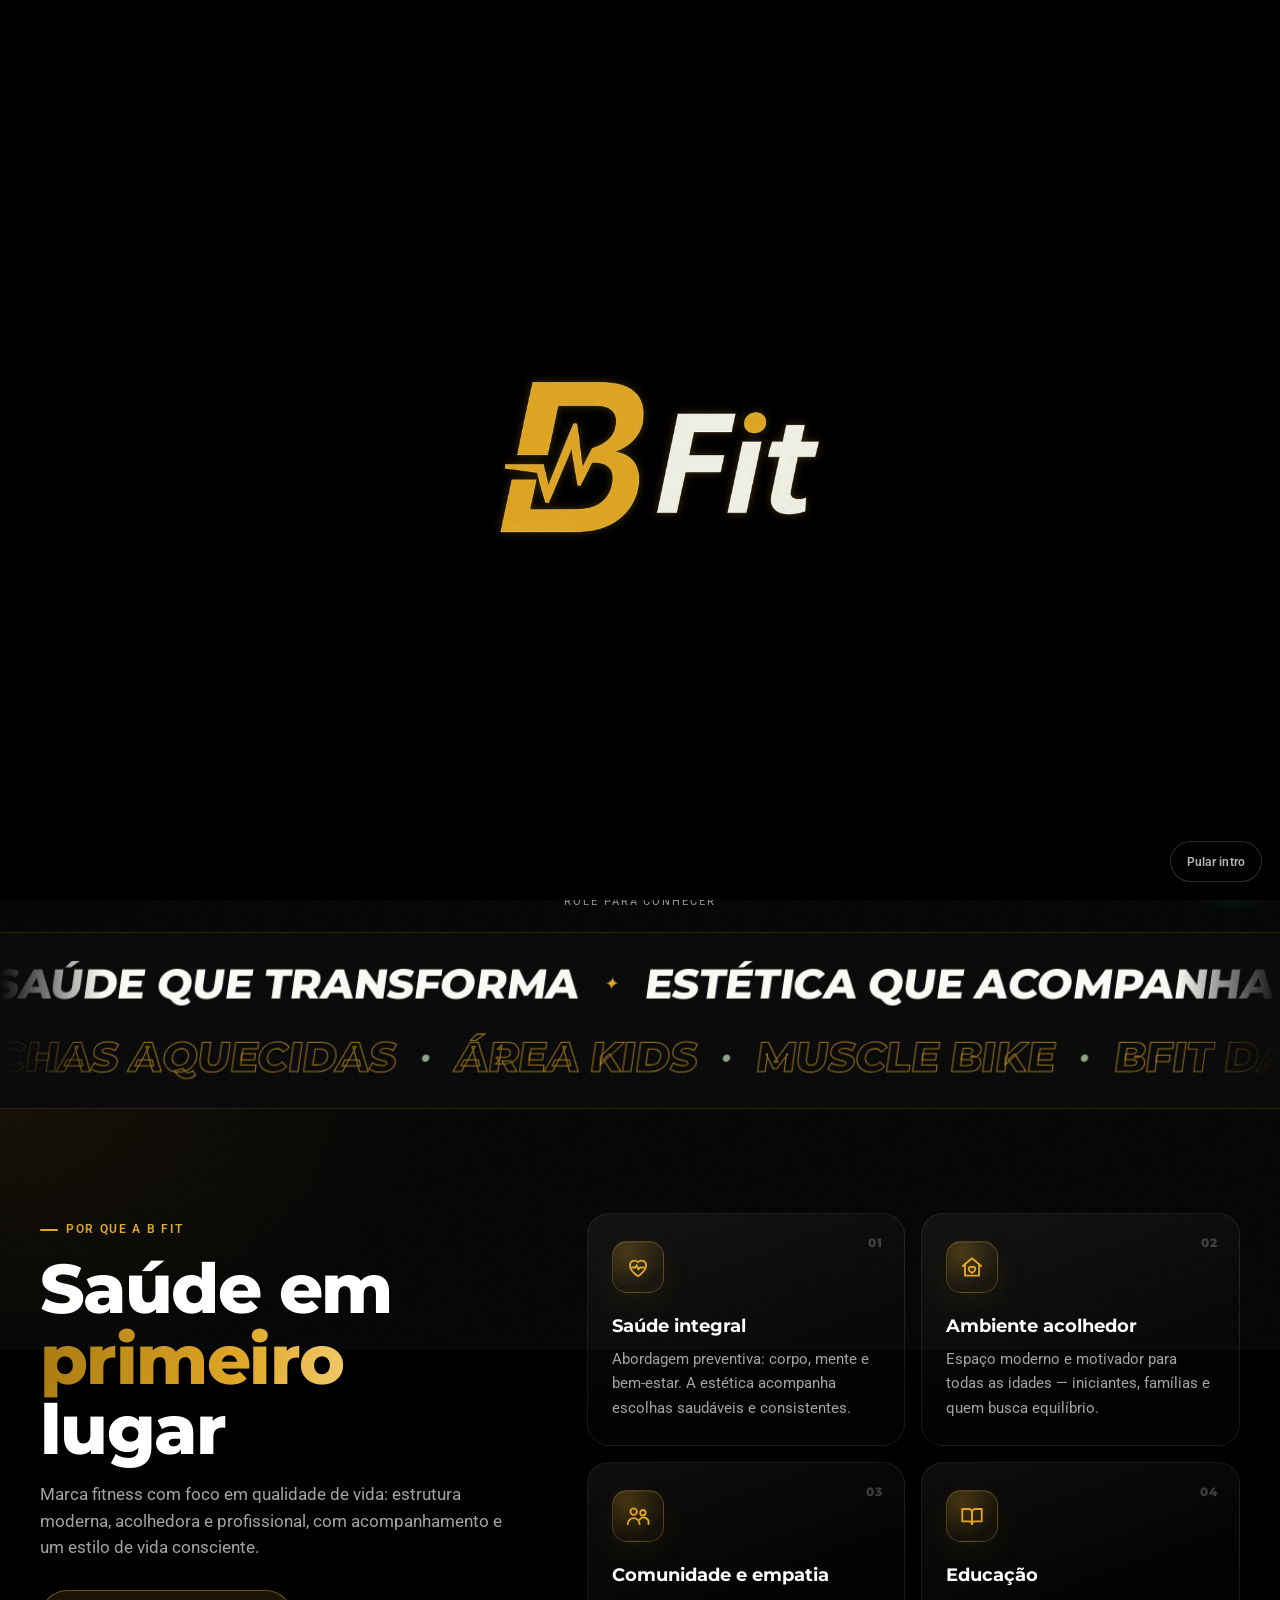
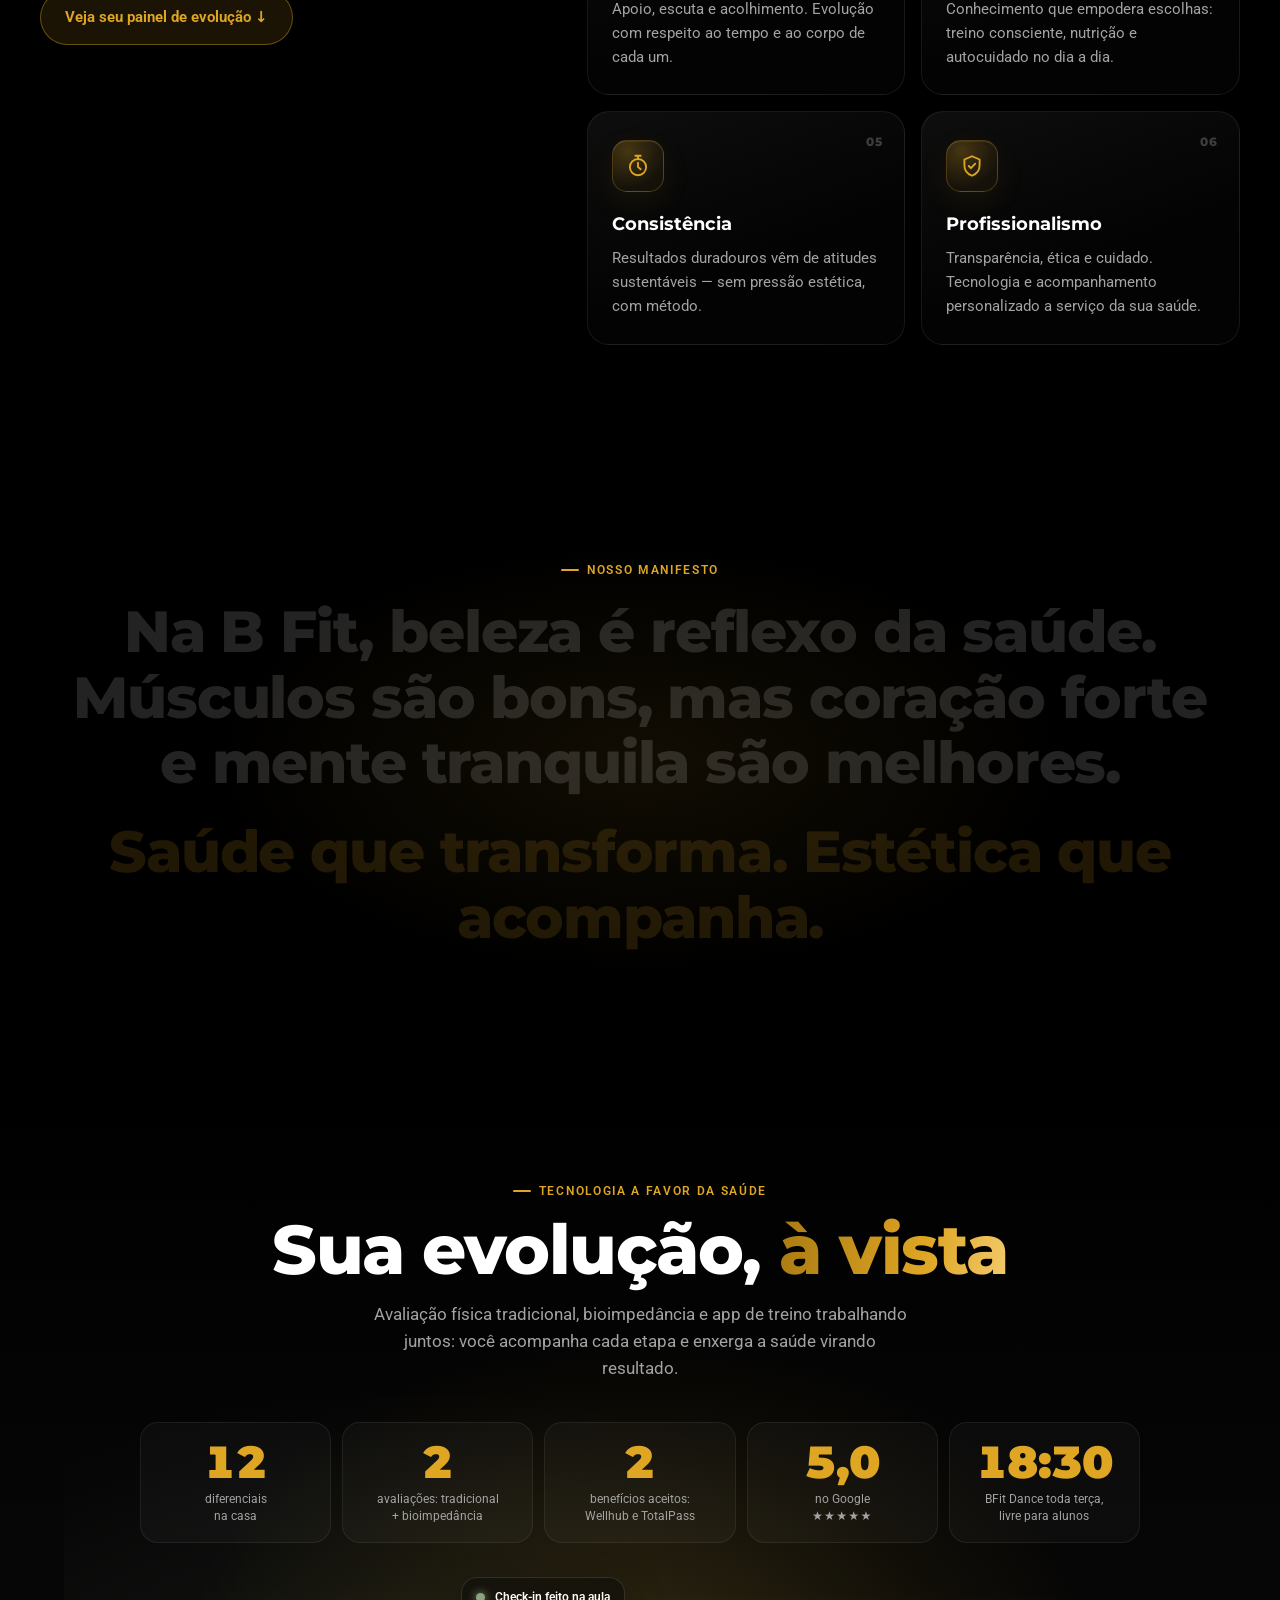
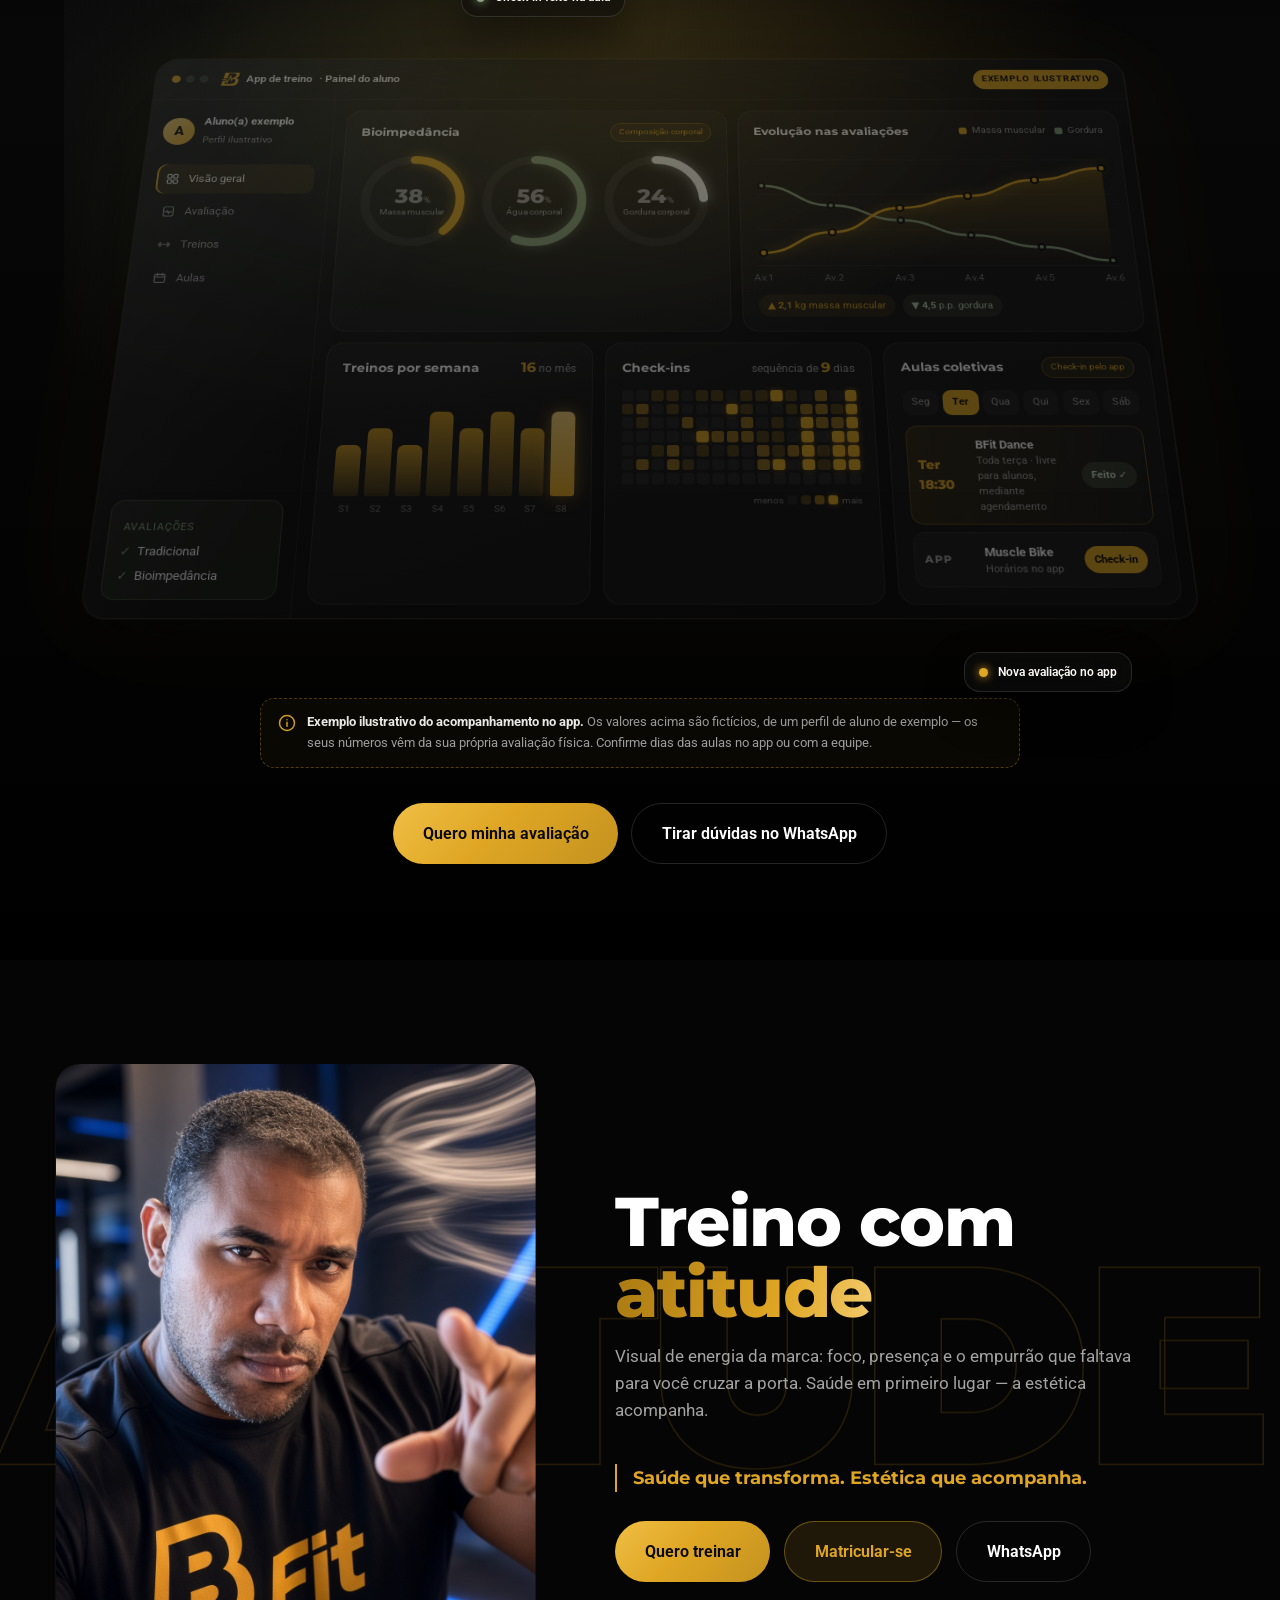
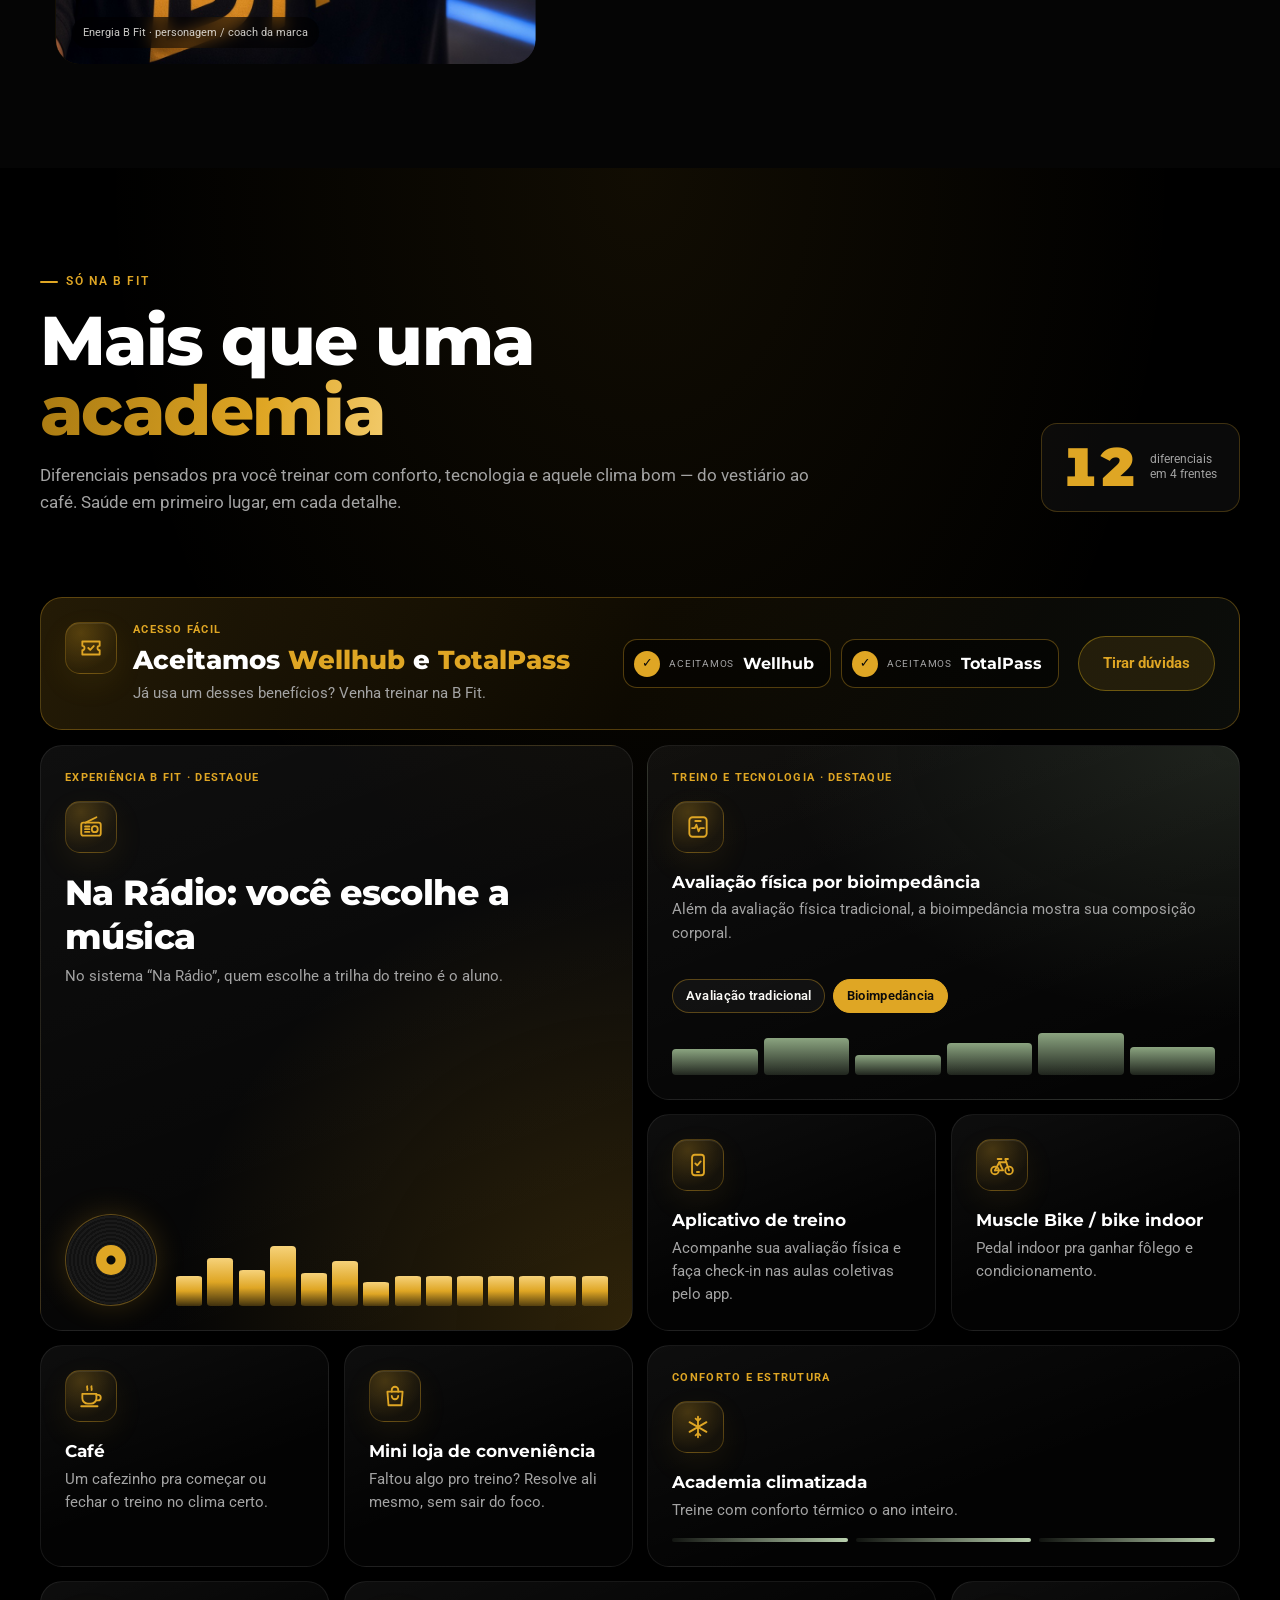
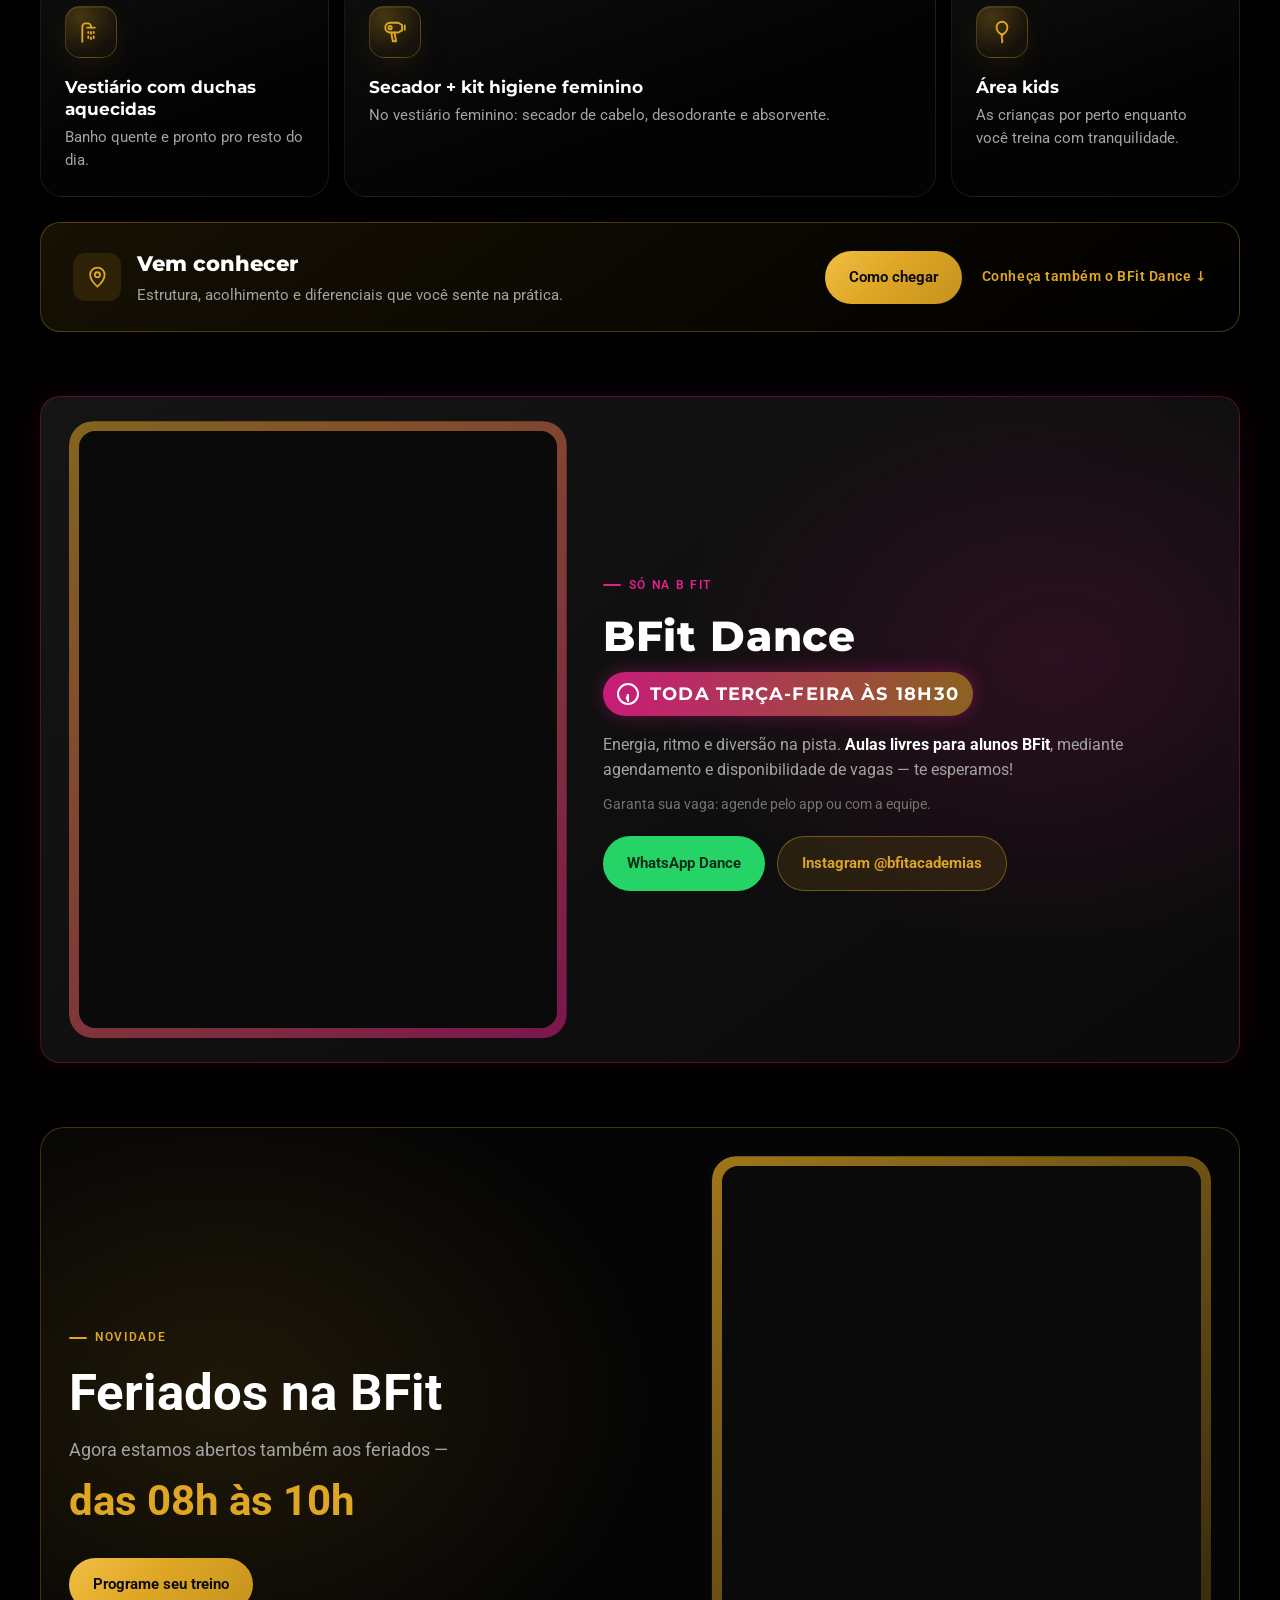
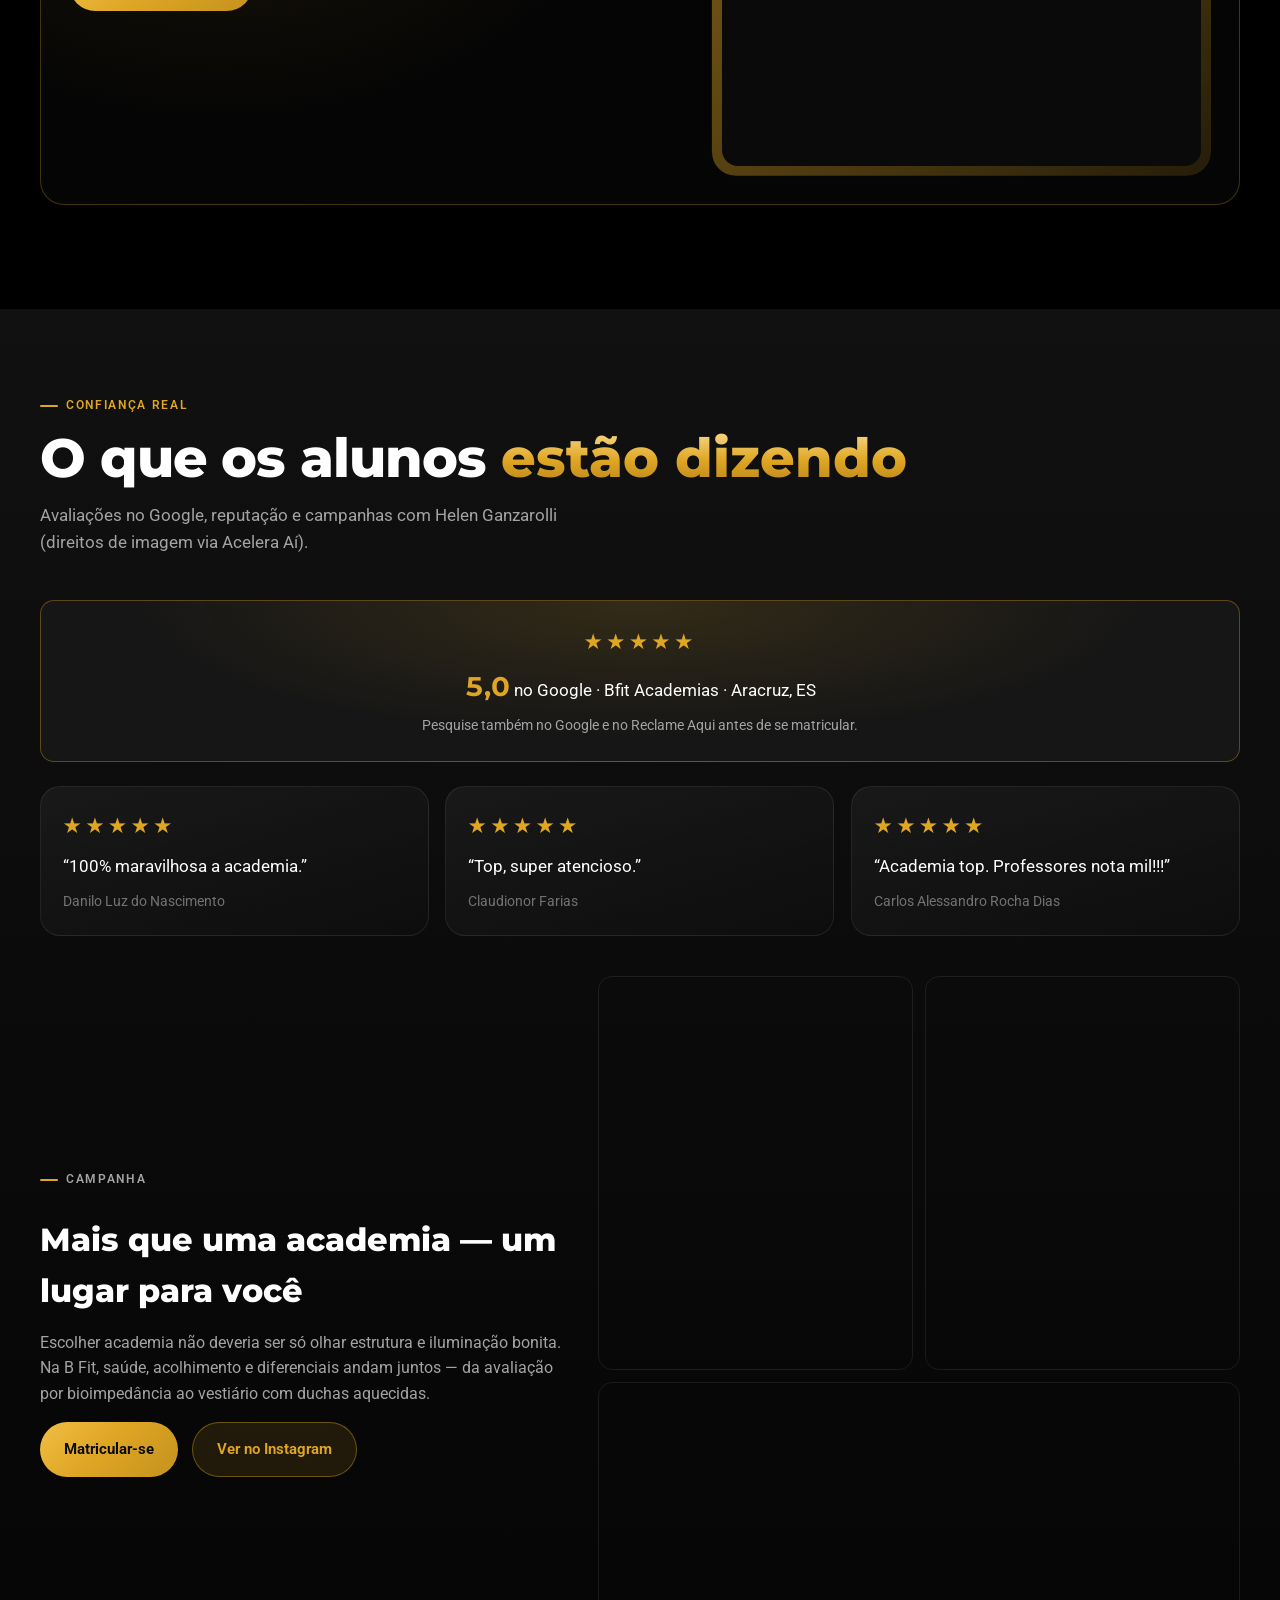
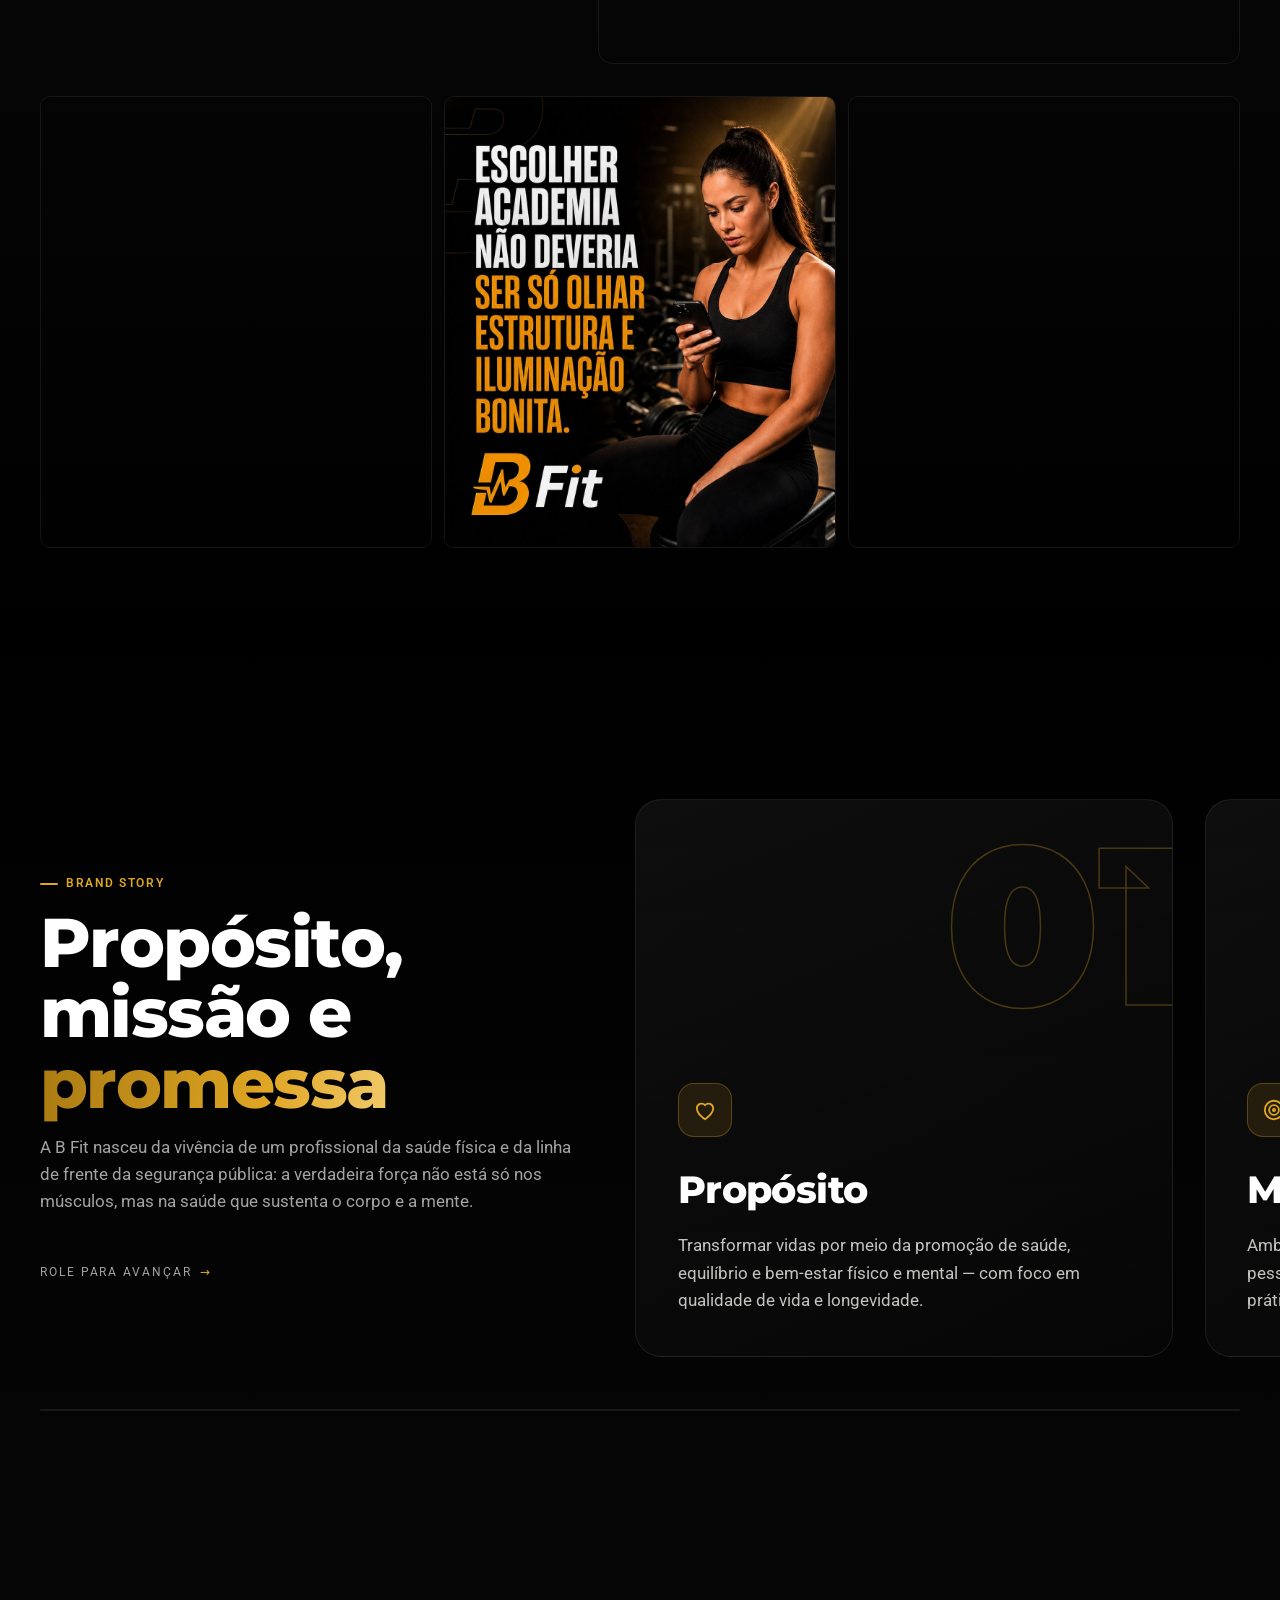
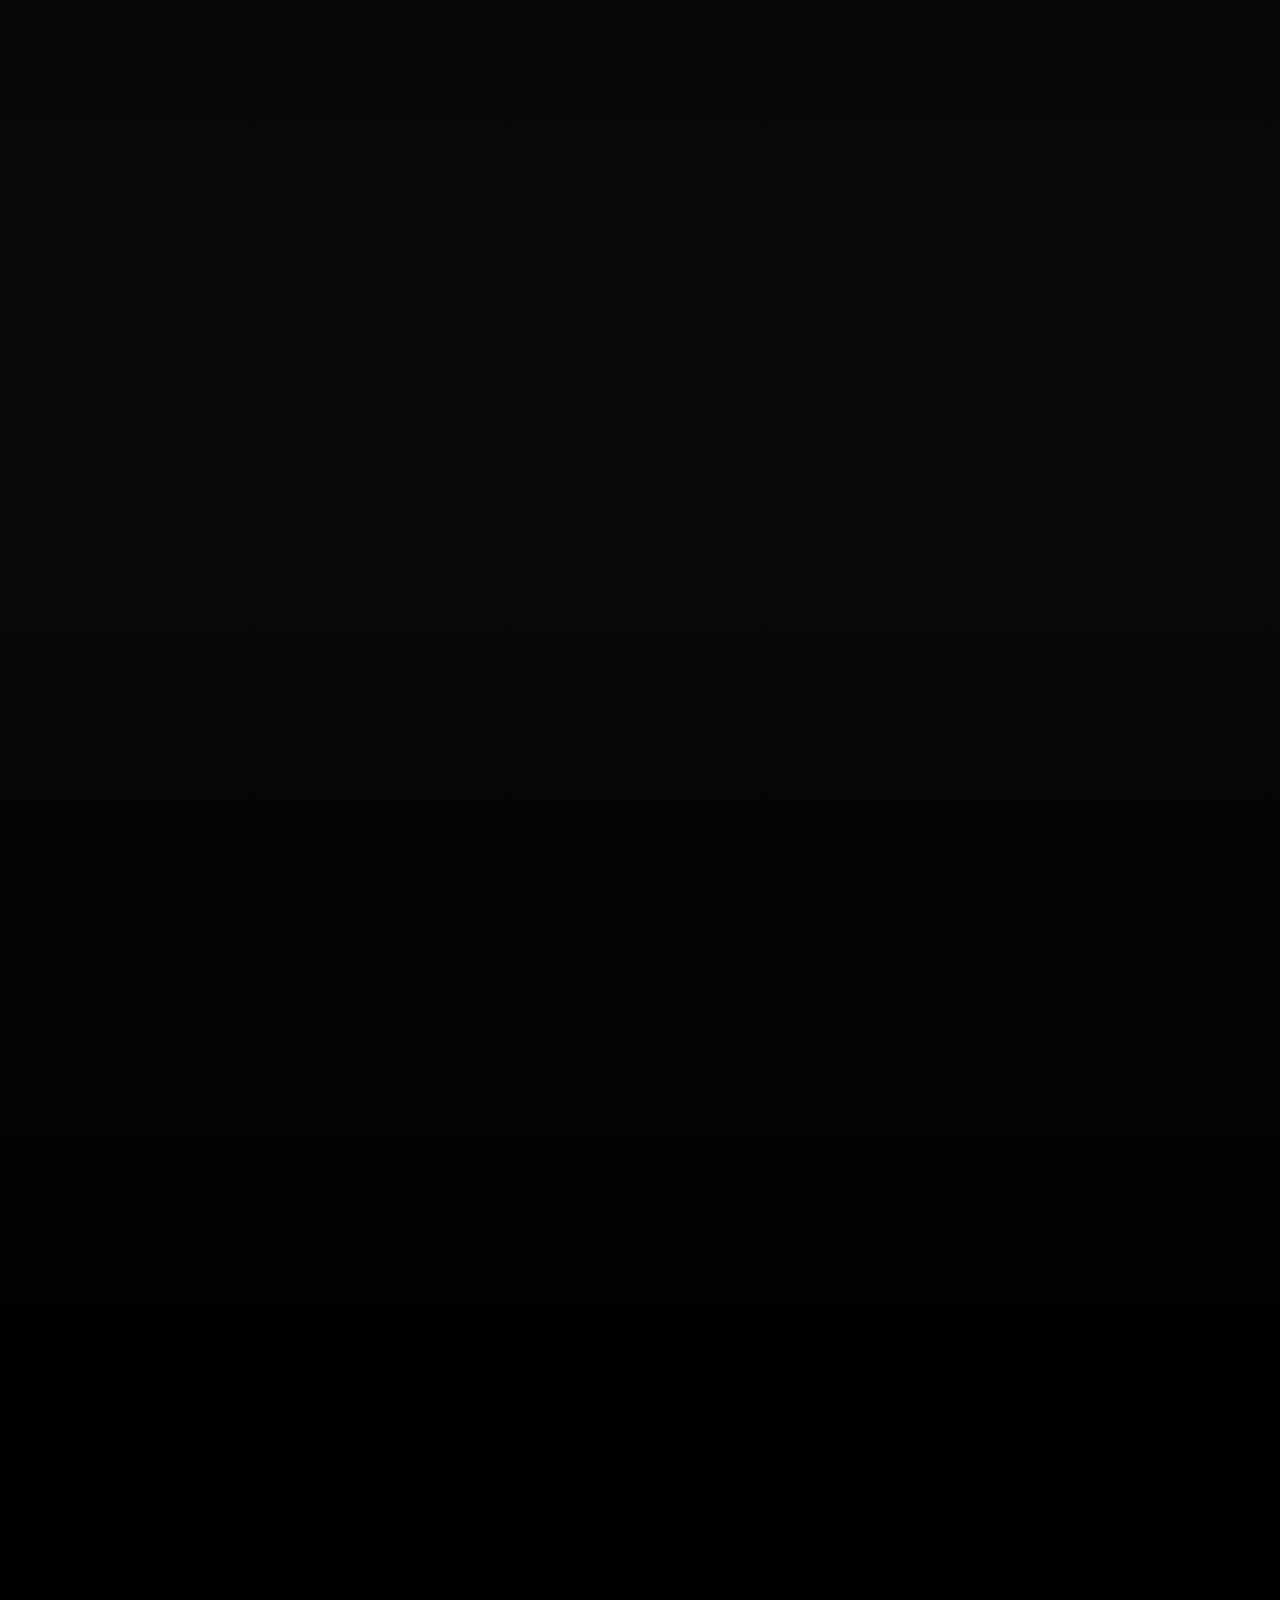
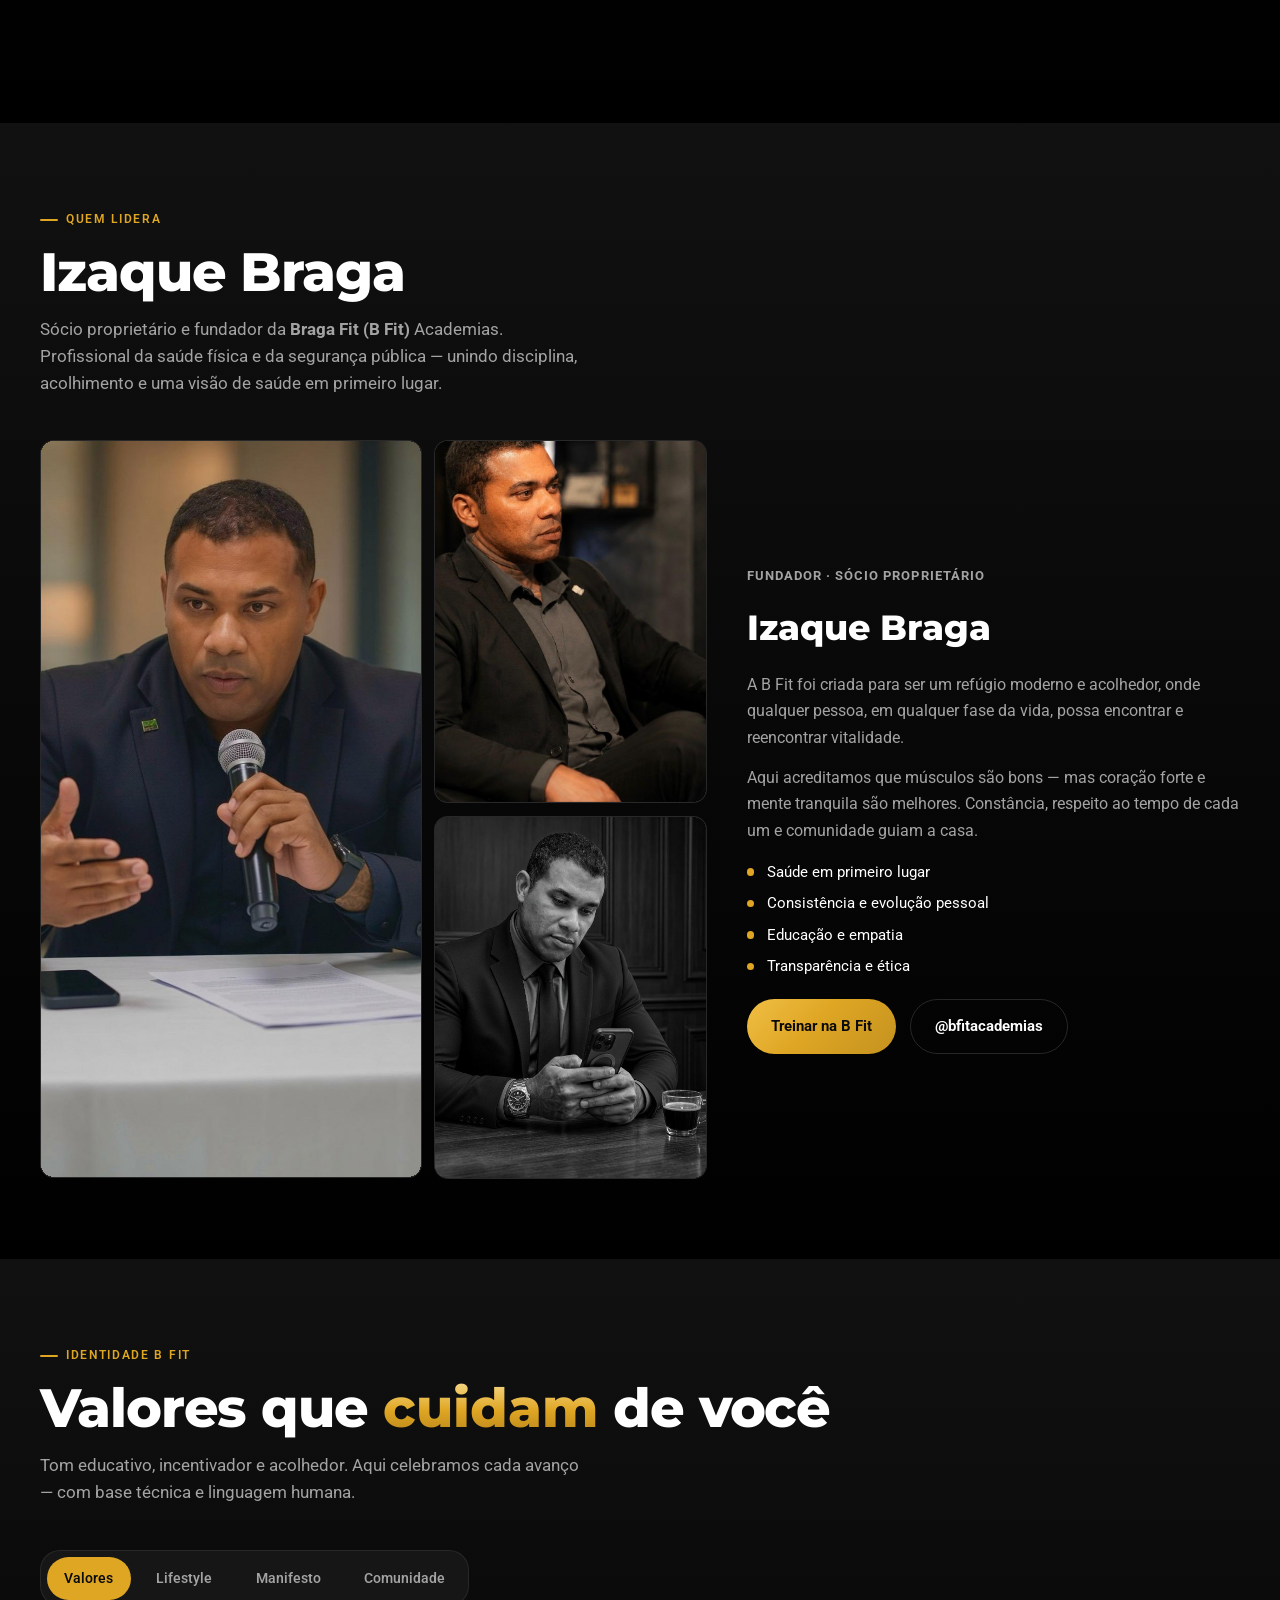
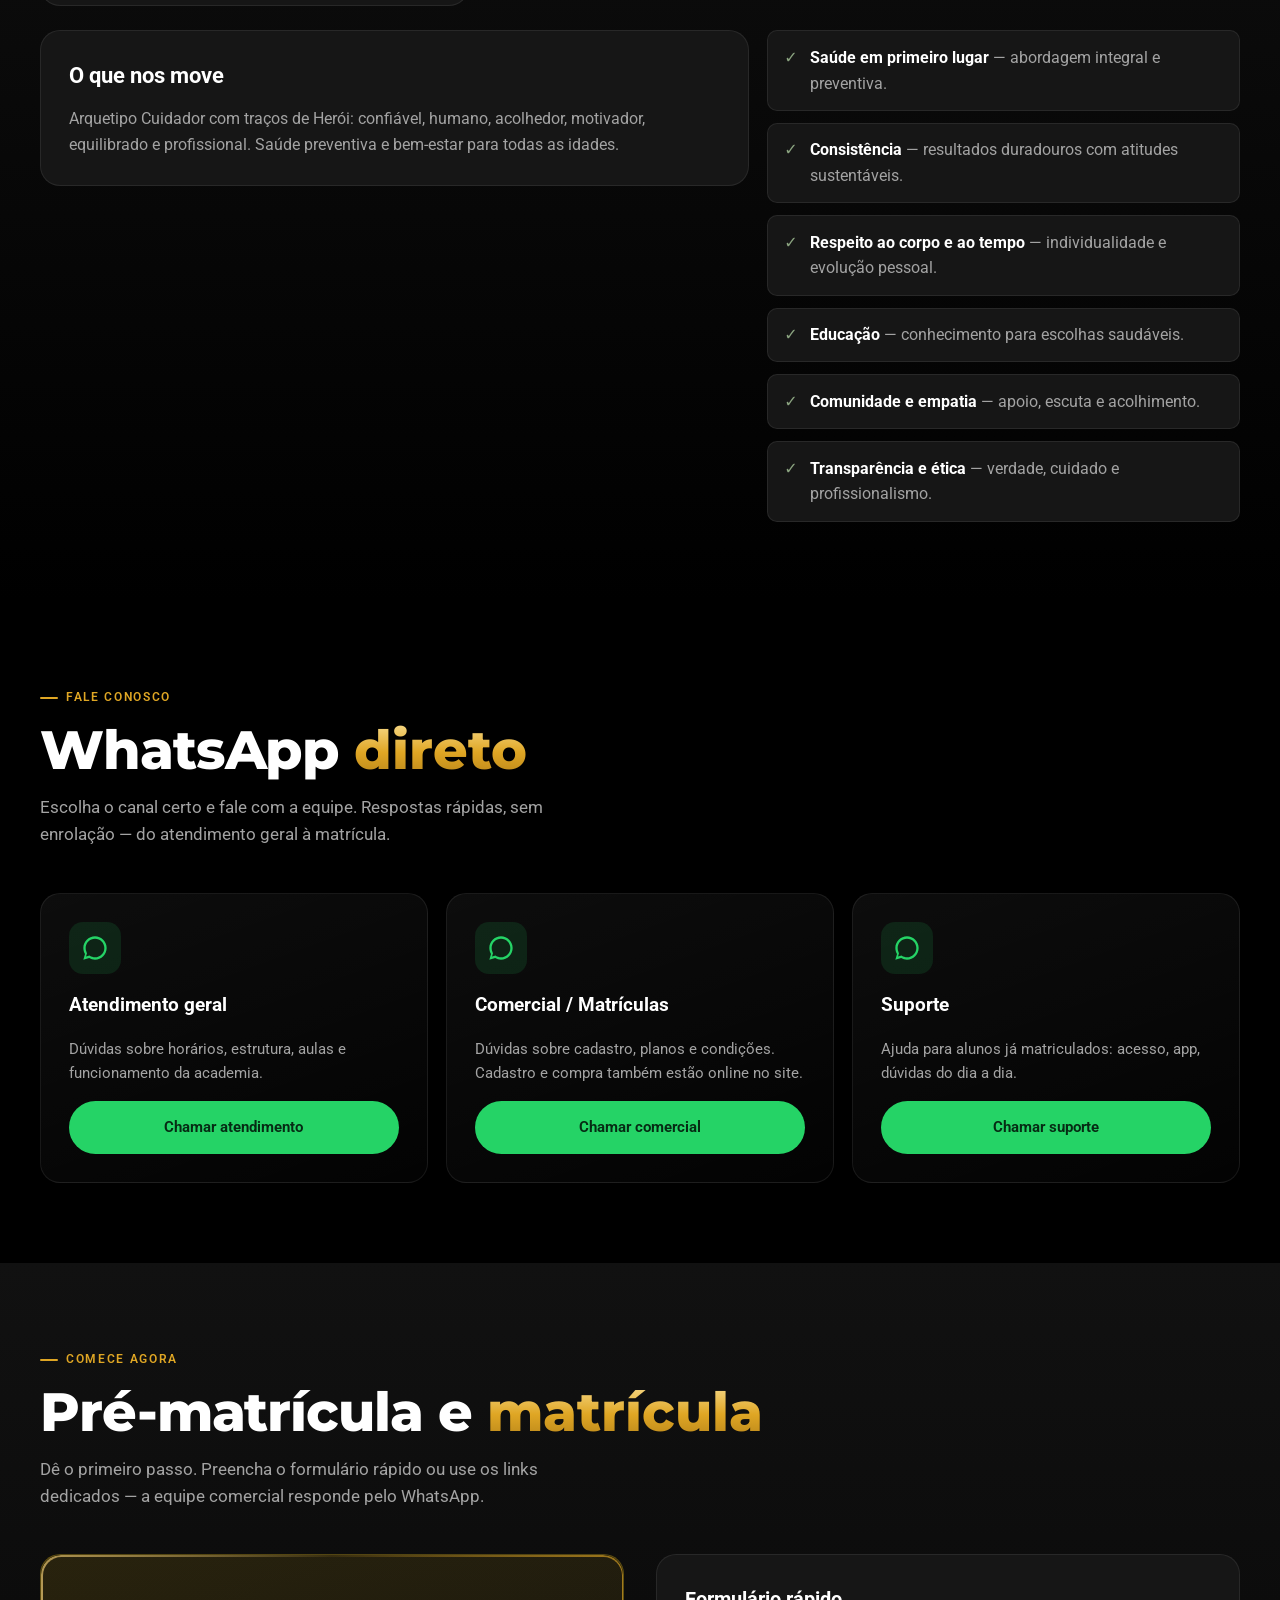
<file: index.html>
<!DOCTYPE html>
<html lang="pt-BR" class="no-js">
<head>
  <meta charset="UTF-8" />
  <meta name="viewport" content="width=device-width, initial-scale=1, viewport-fit=cover" />
  <meta name="description" content="B Fit Academias — saúde em primeiro lugar. Academia climatizada, avaliação física por bioimpedância e app de treino. Aceitamos Wellhub e TotalPass. Matrículas abertas." />
  <meta name="theme-color" content="#000000" />
  <title>B Fit Academias | Saúde que transforma</title>

  <!-- Open Graph -->
  <meta property="og:title" content="B Fit Academias | Saúde que transforma" />
  <meta property="og:description" content="Mais saúde, mais vida, mais você. Um corpo bonito começa com um corpo saudável." />
  <meta property="og:type" content="website" />
  <meta property="og:locale" content="pt_BR" />

  <script>
    /* Progressive enhancement flags (runs before paint) */
    (function () {
      var d = document.documentElement;
      d.classList.remove("no-js");
      d.classList.add("js");
      var rm = window.matchMedia && window.matchMedia("(prefers-reduced-motion: reduce)").matches;
      if (!rm) d.classList.add("fx");
      /* Safety net: if scripts fail, never leave content hidden */
      setTimeout(function () {
        if (!window.__bfitReady) {
          d.classList.remove("fx");
          d.classList.add("fx-failsafe");
          var i = document.getElementById("bfit-intro");
          if (i) i.remove();
          document.body && document.body.classList.remove("has-intro");
        }
      }, 9000);
    })();
  </script>

  <link rel="preconnect" href="https://fonts.googleapis.com" />
  <link rel="preconnect" href="https://fonts.gstatic.com" crossorigin />
  <link href="https://fonts.googleapis.com/css2?family=Lato:wght@300;400&family=Montserrat:wght@500;600;700;800;900&family=Roboto:wght@400;500;700&display=swap" rel="stylesheet" />
  <link rel="icon" href="favicon.png" type="image/png" />
  <link rel="apple-touch-icon" href="apple-touch-icon.png" />
  <link rel="preload" as="image" href="img/hero-helen-portrait.webp" type="image/webp" />
  <link rel="stylesheet" href="styles.css" />
  <link rel="stylesheet" href="v2.css" />
</head>
<body class="has-intro">
  <!-- Logo intro animation (EKG reveal) -->
  <div class="intro" id="bfit-intro" aria-hidden="true">
    <div class="intro__vignette" aria-hidden="true"></div>
    <div class="intro__stage">
      <svg class="intro__mark" viewBox="-160 0 1444 1220" preserveAspectRatio="xMidYMid meet" role="img" aria-label="B Fit" style="overflow:visible">
        <defs>
          <linearGradient id="ekgGrad" x1="0%" y1="0%" x2="100%" y2="0%">
            <stop offset="0%" stop-color="#DFA624" stop-opacity="0"/>
            <stop offset="18%" stop-color="#fff6d0" stop-opacity="0.95"/>
            <stop offset="36%" stop-color="#DFA624"/>
            <stop offset="55%" stop-color="#ffffff"/>
            <stop offset="100%" stop-color="#ffffff" stop-opacity="0.2"/>
          </linearGradient>
          <filter id="ekgGlow" filterUnits="userSpaceOnUse" x="-200" y="400" width="1600" height="500">
            <feGaussianBlur stdDeviation="6" result="b"/>
            <feMerge>
              <feMergeNode in="b"/>
              <feMergeNode in="SourceGraphic"/>
            </feMerge>
          </filter>
          <linearGradient id="ekgFade" gradientUnits="userSpaceOnUse" x1="-160" y1="0" x2="180" y2="0">
            <stop offset="0%" stop-color="#fff" stop-opacity="0"/>
            <stop offset="55%" stop-color="#fff" stop-opacity="0"/>
            <stop offset="100%" stop-color="#fff" stop-opacity="1"/>
          </linearGradient>
          <mask id="ekgLeftFade" maskUnits="userSpaceOnUse" x="-200" y="0" width="1600" height="1220">
            <rect x="-200" y="0" width="1600" height="1220" fill="url(#ekgFade)"/>
          </mask>
          <filter id="wipeBlur" x="-20%" y="-20%" width="140%" height="140%">
            <feGaussianBlur stdDeviation="28"/>
          </filter>
          <linearGradient id="logoWipe" gradientUnits="userSpaceOnUse" x1="-320" y1="0" x2="1440" y2="0">
            <stop class="wipe-pre" offset="0%" stop-color="#fff" stop-opacity="0"/>
            <stop class="wipe-solid" offset="0%" stop-color="#fff" stop-opacity="1"/>
            <stop class="wipe-soft" offset="0%" stop-color="#fff" stop-opacity="0.4"/>
            <stop class="wipe-end" offset="0%" stop-color="#fff" stop-opacity="0"/>
            <stop offset="100%" stop-color="#fff" stop-opacity="0"/>
          </linearGradient>
          <mask id="logoMask" maskUnits="userSpaceOnUse" x="-80" y="-80" width="1284" height="1380">
            <rect x="-80" y="-80" width="1284" height="1380" fill="url(#logoWipe)" filter="url(#wipeBlur)"/>
          </mask>
        </defs>
        <image class="intro__logo intro__logo--ghost" href="logo.png" x="0" y="0" width="1124" height="1220" preserveAspectRatio="xMidYMid meet" />
        <image class="intro__logo intro__logo--lit" href="logo.png" x="0" y="0" width="1124" height="1220" preserveAspectRatio="xMidYMid meet" mask="url(#logoMask)" />
        <path class="intro__ekg-glow" mask="url(#ekgLeftFade)" d="M-120 661 L145 660 L235 666 L245 678 L255 691 L265 715 L273 744 L285 720 L295 697 L305 671 L315 648 L325 624 L335 600 L347 573 L355 573 L365 578 L375 640 L385 676 L395 656 L405 637 L415 625 L435 621 L469 619 L520 619 L1160 619" fill="none" stroke="#DFA624" stroke-width="26" stroke-linecap="round" stroke-linejoin="round" opacity="0.35" filter="url(#ekgGlow)"/>
        <path class="intro__ekg-path" mask="url(#ekgLeftFade)" d="M-120 661 L145 660 L235 666 L245 678 L255 691 L265 715 L273 744 L285 720 L295 697 L305 671 L315 648 L325 624 L335 600 L347 573 L355 573 L365 578 L375 640 L385 676 L395 656 L405 637 L415 625 L435 621 L469 619 L520 619 L1160 619" fill="none" stroke="url(#ekgGrad)" stroke-width="14" stroke-linecap="round" stroke-linejoin="round" filter="url(#ekgGlow)"/>
      </svg>
      <div class="intro__flare" aria-hidden="true">
        <span class="intro__flare-core"></span>
        <span class="intro__flare-bloom"></span>
      </div>
      <div class="intro__dot" aria-hidden="true"></div>
    </div>
    <button type="button" class="intro__skip" id="intro-skip">Pular intro</button>
  </div>

  <!-- ========== HEADER / NAV ========== -->
  <header class="site-header">
    <div class="container nav">
      <a href="#inicio" class="logo" aria-label="Academia BFIT — início">
        <img class="logo__img logo__img--alive" src="logo.png" width="140" height="56" alt="BFit Academias" decoding="async" />
      </a>

      <nav class="nav__links" aria-label="Principal">
        <a class="nav__link" href="#inicio">Início</a>
        <a class="nav__link" href="#vantagens">Vantagens</a>
        <a class="nav__link" href="#painel">Painel</a>
        <a class="nav__link" href="#diferenciais">Diferenciais</a>
        <a class="nav__link" href="#prova-social">Prova social</a>
        <a class="nav__link" href="#historia">História</a>
        <a class="nav__link" href="#fundador">Fundador</a>
        <a class="nav__link" href="#cultura">Cultura</a>
        <a class="nav__link" href="#whatsapp">WhatsApp</a>
        <a class="nav__link" href="#matricula">Matrícula</a>
        <a class="nav__link" href="#parcerias">Parcerias</a>
        <a class="nav__link" href="#clube">Clube</a>
        <a class="nav__link nav__link--equipe" href="/equipe/" rel="nofollow" title="Área da equipe" style="color:#d4af37;white-space:nowrap;display:inline-flex;align-items:center"><svg aria-hidden="true" width="13" height="13" viewBox="0 0 24 24" fill="none" stroke="currentColor" stroke-width="2.2" stroke-linecap="round" stroke-linejoin="round" style="flex:none;margin-right:4px"><path d="M16 21v-2a4 4 0 0 0-4-4H6a4 4 0 0 0-4 4v2"/><circle cx="9" cy="7" r="4"/><path d="M22 21v-2a4 4 0 0 0-3-3.87"/><path d="M16 3.13a4 4 0 0 1 0 7.75"/></svg>Equipe</a>
      </nav>

      <a class="btn btn--primary nav__cta" data-magnetic href="#matricula">Matricule-se</a>

      <a class="nav-equipe-m" href="/equipe/" rel="nofollow" aria-label="Área da equipe"><svg aria-hidden="true" width="15" height="15" viewBox="0 0 24 24" fill="none" stroke="currentColor" stroke-width="2.2" stroke-linecap="round" stroke-linejoin="round"><path d="M16 21v-2a4 4 0 0 0-4-4H6a4 4 0 0 0-4 4v2"/><circle cx="9" cy="7" r="4"/><path d="M22 21v-2a4 4 0 0 0-3-3.87"/><path d="M16 3.13a4 4 0 0 1 0 7.75"/></svg>Equipe</a>
      <style>.nav-equipe-m{display:none}@media (max-width:979px){.nav-equipe-m{display:inline-flex;align-items:center;gap:6px;margin-left:auto;margin-right:10px;padding:8px 13px;border:1px solid rgba(212,175,55,.55);border-radius:999px;color:#d4af37;font-weight:700;font-size:.85rem;text-decoration:none;background:rgba(212,175,55,.08);white-space:nowrap}.nav-equipe-m+.nav-toggle{margin-left:0}}</style>

      <button
        class="nav-toggle"
        type="button"
        aria-controls="mobile-nav"
        aria-expanded="false"
        aria-label="Abrir menu"
      >
        <span class="nav-toggle__bars" aria-hidden="true">
          <span></span><span></span><span></span>
        </span>
      </button>
    </div>
    <div class="scroll-progress" aria-hidden="true"><i data-progress></i></div>
  </header>

  <div class="mobile-nav" id="mobile-nav" data-lenis-prevent data-lenis-prevent-touch>
  <script>(function(){var m=document.getElementById("mobile-nav");["wheel","touchstart","touchmove","touchend"].forEach(function(t){m.addEventListener(t,function(e){e.stopPropagation();},{passive:true});});})();</script>
  <style>#mobile-nav{-webkit-overflow-scrolling:touch;overscroll-behavior:contain;touch-action:pan-y;height:calc(100dvh - var(--nav-h));bottom:auto}</style>
    <nav class="mobile-nav__links" aria-label="Menu mobile">
      <a class="mobile-nav__link" href="#inicio">Início</a>
      <a class="mobile-nav__link" href="#vantagens">Vantagens</a>
      <a class="mobile-nav__link" href="#painel">Painel do aluno</a>
      <a class="mobile-nav__link" href="#diferenciais">Diferenciais</a>
      <a class="mobile-nav__link" href="#prova-social">Prova social</a>
      <a class="mobile-nav__link" href="#historia">História</a>
      <a class="mobile-nav__link" href="#fundador">Fundador</a>
      <a class="mobile-nav__link" href="#cultura">Cultura</a>
      <a class="mobile-nav__link" href="#whatsapp">WhatsApp</a>
      <a class="mobile-nav__link" href="#matricula">Matrícula</a>
      <a class="mobile-nav__link" href="#parcerias">Parcerias</a>
      <a class="mobile-nav__link" href="#clube">Clube de Vantagens</a>
      <a class="mobile-nav__link mobile-nav__link--equipe" href="/equipe/" rel="nofollow" style="color:#d4af37">👥 Área da Equipe</a>
    </nav>
    <div class="mobile-nav__actions">
      <a class="btn btn--primary btn--block" href="#matricula">Matricule-se agora</a>
      <!-- EDITME: data-wa numbers in app.js -->
      <a class="btn btn--wa btn--block" data-wa="geral" data-wa-text="Olá! Vim pelo site da Academia BFIT e quero mais informações.">Falar no WhatsApp</a>
    </div>
  </div>

  <!-- Section progress indicator (desktop) -->
  <nav class="sx" aria-label="Progresso das seções">
    <a href="#inicio" data-sx="inicio"><span>Início</span></a>
    <a href="#painel" data-sx="painel"><span>Painel</span></a>
    <a href="#diferenciais" data-sx="diferenciais"><span>Diferenciais</span></a>
    <a href="#prova-social" data-sx="prova-social"><span>Prova social</span></a>
    <a href="#historia" data-sx="historia"><span>História</span></a>
    <a href="#fundador" data-sx="fundador"><span>Fundador</span></a>
    <a href="#matricula" data-sx="matricula"><span>Matrícula</span></a>
    <a href="#faq" data-sx="faq"><span>Dúvidas</span></a>
  </nav>

  <!-- Custom cursor (desktop, pointer:fine only) -->
  <div class="cursor-glow" aria-hidden="true"></div>
  <div class="cursor-dot" aria-hidden="true"></div>
  <div class="grain" aria-hidden="true"></div>

  <main>
    <!-- ========== 1. INÍCIO / HERO (cinematic) ========== -->
    <section class="hx" id="inicio" aria-labelledby="hero-title">
      <div class="hx__bg" aria-hidden="true">
        <div class="hx__aurora hx__aurora--a" data-speed="0.25"></div>
        <div class="hx__aurora hx__aurora--b" data-speed="0.12"></div>
        <div class="hx__grid"></div>
        <canvas class="hx__ekg" data-hero-ekg></canvas>
        <div class="hx__vignette"></div>
      </div>

      <div class="container hx__inner">
        <div class="hx__copy">
          <div class="hx__badge" data-hx="1">
            <span class="hx__badge-dot" aria-hidden="true"></span>
            Saúde que transforma · Estética que acompanha
          </div>
          <h1 class="hx__title" id="hero-title" aria-label="Mais saúde. Mais vida. Mais você.">
            <span class="hx__line" data-split>Mais saúde.</span>
            <span class="hx__line" data-split>Mais vida.</span>
            <span class="hx__line hx__line--gold" data-split>Mais você.</span>
          </h1>
          <p class="hx__text" data-hx="2">
            Um corpo bonito começa com um corpo saudável. Ambiente acolhedor, moderno
            e profissional — saúde em primeiro lugar; a estética é consequência.
          </p>
          <div class="hx__ctas" data-hx="3">
            <a class="btn btn--primary btn--lg btn--shine" data-magnetic href="https://app.tecnofit.com.br/ng/customer-register/MjAwNjgz" target="_blank" rel="noopener noreferrer"><span>Matricular-se</span><svg class="btn__arrow" viewBox="0 0 24 24" aria-hidden="true"><path d="M5 12h14M13 6l6 6-6 6"/></svg></a>
            <a class="btn btn--outline-gold btn--lg" data-magnetic href="https://app.tecnofit.com.br/ng/online-sale/MjAwNjgz" target="_blank" rel="noopener noreferrer">Comprar planos</a>
            <div class="hx__ctas-sub">
              <a class="btn btn--ghost" data-magnetic data-wa="comercial" data-wa-text="Olá! Quero me matricular na Academia BFIT.">WhatsApp</a>
              <a class="btn btn--ghost" data-magnetic href="https://maps.app.goo.gl/1AKjBqYy1Pa4gNkj7?g_st=ic" target="_blank" rel="noopener noreferrer">Como chegar</a>
            </div>
          </div>
          <div class="hx__stats" role="list" data-hx="4">
            <div class="hx__stat" role="listitem"><strong>Saúde</strong><span>Em 1º lugar</span></div>
            <div class="hx__stat" role="listitem"><strong>Constância</strong><span>Resultados duráveis</span></div>
            <div class="hx__stat" role="listitem"><strong>Acolhida</strong><span>Todas as idades</span></div>
          </div>
        </div>

        <div class="hx__visual" data-hx="5">
          <svg class="hx__orbit" viewBox="0 0 500 500" aria-hidden="true">
            <defs><path id="orbitPath" d="M250,250 m-215,0 a215,215 0 1,1 430,0 a215,215 0 1,1 -430,0"/></defs>
            <text><textPath href="#orbitPath">SAÚDE QUE TRANSFORMA • ESTÉTICA QUE ACOMPANHA • SAÚDE QUE TRANSFORMA • ESTÉTICA QUE ACOMPANHA •</textPath></text>
          </svg>
          <div class="hx__frame" data-tilt-hero>
            <picture>
              <source srcset="img/hero-helen-portrait.webp" type="image/webp" />
              <img class="hx__photo" src="img/hero-helen-portrait.jpg" width="760" height="790" alt="Helen Ganzarolli, embaixadora da campanha B Fit, sorrindo na academia" fetchpriority="high" decoding="async" />
            </picture>
            <div class="hx__frame-shade" aria-hidden="true"></div>
            <p class="hx__credit">Campanha com Helen Ganzarolli · direitos via Acelera Aí</p>
          </div>
          <div class="hx__chip hx__chip--a" data-depth="1.4" aria-hidden="true">
            <span class="hx__chip-ico"><svg viewBox="0 0 24 24"><rect x="4" y="3" width="16" height="18" rx="3"/><path d="M6.5 13h2.5l1.5-3 2 6 1.5-3h3.5"/></svg></span>
            <span><b>Bioimpedância</b><small>+ avaliação tradicional</small></span>
          </div>
          <div class="hx__chip hx__chip--b" data-depth="0.9" aria-hidden="true">
            <span class="hx__chip-ico"><svg viewBox="0 0 24 24"><path d="M12 2.5v19M4.2 7.5l15.6 9M19.8 7.5l-15.6 9"/></svg></span>
            <span><b>Climatizada</b><small>conforto o ano todo</small></span>
          </div>
          <div class="hx__chip hx__chip--c" data-depth="1.8" aria-hidden="true">
            <span class="hx__chip-ico"><svg viewBox="0 0 24 24"><path d="M4 6h16v4a2 2 0 0 0 0 4v4H4v-4a2 2 0 0 0 0-4z"/><path d="M9.5 12l1.8 1.8 3.2-3.6"/></svg></span>
            <span><b>Wellhub · TotalPass</b><small>aceitos aqui</small></span>
          </div>
          <div class="hx__pulse" data-depth="1.1" aria-hidden="true">
            <svg viewBox="0 0 120 36"><path d="M0 20 H34 L40 26 L48 6 L56 32 L62 18 H120"/></svg>
            <span>Saúde em 1º lugar</span>
          </div>
        </div>
      </div>

      <a class="hx__cue" href="#marquee-anchor" aria-label="Rolar para conhecer">
        <span class="hx__cue-mouse" aria-hidden="true"><i></i></span>
        <span class="hx__cue-text">Role para conhecer</span>
      </a>
    </section>

    <!-- ========== MARQUEE ========== -->
    <div class="mq" id="marquee-anchor" aria-label="Valores e diferenciais B Fit">
      <div class="mq__row" data-mq="1">
        <div class="mq__track">
          <span>Saúde que transforma</span><i aria-hidden="true">✦</i><span>Estética que acompanha</span><i aria-hidden="true">✦</i><span>Bioimpedância</span><i aria-hidden="true">✦</i><span>App de treino</span><i aria-hidden="true">✦</i><span>Na Rádio</span><i aria-hidden="true">✦</i><span>Climatizada</span><i aria-hidden="true">✦</i><span>Wellhub &amp; TotalPass</span><i aria-hidden="true">✦</i>
        </div>
      </div>
      <div class="mq__row mq__row--alt" data-mq="-1" aria-hidden="true">
        <div class="mq__track">
          <span>Duchas aquecidas</span><i>●</i><span>Área kids</span><i>●</i><span>Muscle Bike</span><i>●</i><span>BFit Dance terças 18h30</span><i>●</i><span>Café</span><i>●</i><span>Mini loja</span><i>●</i><span>Kit higiene feminino</span><i>●</i>
        </div>
      </div>
    </div>

    <!-- ========== 2. VANTAGENS ========== -->
    <section class="section vx" id="vantagens" aria-labelledby="vantagens-title">
      <div class="container vx__grid">
        <div class="vx__head">
          <div class="vx__sticky">
            <p class="eyebrow" data-rv>Por que a B Fit</p>
            <h2 class="section-title xl-title" id="vantagens-title" data-rv>Saúde em <span class="gold-grad">primeiro</span> lugar</h2>
            <p class="section-lead" data-rv>
              Marca fitness com foco em qualidade de vida: estrutura moderna, acolhedora e
              profissional, com acompanhamento e um estilo de vida consciente.
            </p>
            <a class="btn btn--outline-gold" data-magnetic href="#painel" data-rv>Veja seu painel de evolução ↓</a>
          </div>
        </div>

        <div class="vx__cards" data-spotlight>
          <article class="vcard" data-rv data-tilt>
            <span class="vcard__num">01</span>
            <div class="vcard__icon" aria-hidden="true"><svg viewBox="0 0 24 24"><path d="M12 20.5s-7.5-4.6-7.5-10.2A4.3 4.3 0 0 1 12 7.6a4.3 4.3 0 0 1 7.5 2.7c0 5.6-7.5 10.2-7.5 10.2z"/><path d="M6.5 12.5h3l1.2-2.2 1.8 4 1.2-1.8h3.8"/></svg></div>
            <h3 class="vcard__title">Saúde integral</h3>
            <p class="vcard__text">Abordagem preventiva: corpo, mente e bem-estar. A estética acompanha escolhas saudáveis e consistentes.</p>
          </article>
          <article class="vcard" data-rv data-tilt>
            <span class="vcard__num">02</span>
            <div class="vcard__icon" aria-hidden="true"><svg viewBox="0 0 24 24"><path d="M3.5 11L12 4l8.5 7"/><path d="M5.5 9.5V20h13V9.5"/><path d="M12 17.5s-3-1.8-3-4a1.6 1.6 0 0 1 3-.9 1.6 1.6 0 0 1 3 .9c0 2.2-3 4-3 4z"/></svg></div>
            <h3 class="vcard__title">Ambiente acolhedor</h3>
            <p class="vcard__text">Espaço moderno e motivador para todas as idades — iniciantes, famílias e quem busca equilíbrio.</p>
          </article>
          <article class="vcard" data-rv data-tilt>
            <span class="vcard__num">03</span>
            <div class="vcard__icon" aria-hidden="true"><svg viewBox="0 0 24 24"><circle cx="8" cy="8" r="3"/><circle cx="16.5" cy="9" r="2.5"/><path d="M2.5 19.5a5.5 5.5 0 0 1 11 0"/><path d="M13.5 15.2a4.6 4.6 0 0 1 8 4.3"/></svg></div>
            <h3 class="vcard__title">Comunidade e empatia</h3>
            <p class="vcard__text">Apoio, escuta e acolhimento. Evolução com respeito ao tempo e ao corpo de cada um.</p>
          </article>
          <article class="vcard" data-rv data-tilt>
            <span class="vcard__num">04</span>
            <div class="vcard__icon" aria-hidden="true"><svg viewBox="0 0 24 24"><path d="M3 5.5h6a3 3 0 0 1 3 3v11a2.5 2.5 0 0 0-2.5-2.5H3z"/><path d="M21 5.5h-6a3 3 0 0 0-3 3v11a2.5 2.5 0 0 1 2.5-2.5H21z"/></svg></div>
            <h3 class="vcard__title">Educação</h3>
            <p class="vcard__text">Conhecimento que empodera escolhas: treino consciente, nutrição e autocuidado no dia a dia.</p>
          </article>
          <article class="vcard" data-rv data-tilt>
            <span class="vcard__num">05</span>
            <div class="vcard__icon" aria-hidden="true"><svg viewBox="0 0 24 24"><circle cx="12" cy="13" r="7.5"/><path d="M12 9v4l2.5 2"/><path d="M9.5 2.5h5M12 2.5v3"/></svg></div>
            <h3 class="vcard__title">Consistência</h3>
            <p class="vcard__text">Resultados duradouros vêm de atitudes sustentáveis — sem pressão estética, com método.</p>
          </article>
          <article class="vcard" data-rv data-tilt>
            <span class="vcard__num">06</span>
            <div class="vcard__icon" aria-hidden="true"><svg viewBox="0 0 24 24"><path d="M12 3l7 3v5.5c0 4.4-3 7.9-7 9.5-4-1.6-7-5.1-7-9.5V6z"/><path d="M9 12l2 2 4-4.2"/></svg></div>
            <h3 class="vcard__title">Profissionalismo</h3>
            <p class="vcard__text">Transparência, ética e cuidado. Tecnologia e acompanhamento personalizado a serviço da sua saúde.</p>
          </article>
        </div>
      </div>
    </section>

    <!-- ========== MANIFESTO (scroll-scrubbed words) ========== -->
    <section class="mf" aria-label="Manifesto B Fit">
      <div class="container">
        <p class="mf__eyebrow eyebrow">Nosso manifesto</p>
        <p class="mf__text" data-words>
          Na B Fit, beleza é reflexo da saúde. Músculos são bons, mas coração forte e mente tranquila são melhores.
          <em>Saúde que transforma. Estética que acompanha.</em>
        </p>
      </div>
    </section>

    <!-- ========== PAINEL / DASHBOARD ========== -->
    <section class="section px" id="painel" aria-labelledby="painel-title">
      <div class="px__glow" aria-hidden="true"></div>
      <div class="container">
        <div class="px__head">
          <p class="eyebrow" data-rv>Tecnologia a favor da saúde</p>
          <h2 class="section-title xl-title" id="painel-title" data-rv>Sua evolução, <span class="gold-grad">à&nbsp;vista</span></h2>
          <p class="section-lead" data-rv>
            Avaliação física tradicional, bioimpedância e app de treino trabalhando juntos:
            você acompanha cada etapa e enxerga a saúde virando resultado.
          </p>
        </div>

        <!-- Real facts (only things already true on the site) -->
        <ul class="facts" aria-label="B Fit em números">
          <li class="fact" data-rv><strong data-count="12">12</strong><span>diferenciais<br />na casa</span></li>
          <li class="fact" data-rv><strong data-count="2">2</strong><span>avaliações: tradicional<br />+ bioimpedância</span></li>
          <li class="fact" data-rv><strong data-count="2">2</strong><span>benefícios aceitos:<br />Wellhub e TotalPass</span></li>
          <li class="fact" data-rv><strong data-count="5" data-decimals="1">5,0</strong><span>no Google<br /><span class="fact__stars" aria-label="5 estrelas">★★★★★</span></span></li>
          <li class="fact" data-rv><strong data-count-time="18:30">18:30</strong><span>BFit Dance toda terça,<br />livre para alunos</span></li>
        </ul>

        <div class="dash-stage" data-dash-stage>
          <div class="dash-float dash-float--a" data-depth="1.6" aria-hidden="true"><span class="dot dot--ok"></span>Check-in feito na aula</div>
          <div class="dash-float dash-float--b" data-depth="1.1" aria-hidden="true"><span class="dot"></span>Nova avaliação no app</div>

          <div class="dash" data-dash role="img" aria-label="Exemplo ilustrativo do painel do aluno no app de treino: composição corporal, evolução nas avaliações, treinos por semana, check-ins e aulas coletivas.">
            <div class="dash__bar" aria-hidden="true">
              <span class="dash__dots"><i></i><i></i><i></i></span>
              <span class="dash__app"><img src="img/logo-b-crop.png" alt="" width="48" height="40" /> App de treino<span class="hide-sm"> · Painel do aluno</span></span>
              <span class="dash__tag">Exemplo ilustrativo</span>
            </div>

            <div class="dash__body" aria-hidden="true">
              <aside class="dash__side">
                <div class="dash__user"><span class="dash__avatar">A</span><div><b>Aluno(a) exemplo</b><small>Perfil ilustrativo</small></div></div>
                <nav class="dash__nav">
                  <span class="is-on"><svg viewBox="0 0 24 24"><rect x="3.5" y="3.5" width="7" height="7" rx="1.5"/><rect x="13.5" y="3.5" width="7" height="7" rx="1.5"/><rect x="3.5" y="13.5" width="7" height="7" rx="1.5"/><rect x="13.5" y="13.5" width="7" height="7" rx="1.5"/></svg>Visão geral</span>
                  <span><svg viewBox="0 0 24 24"><rect x="4" y="3" width="16" height="18" rx="3"/><path d="M6.5 13h2.5l1.5-3 2 6 1.5-3h3.5"/></svg>Avaliação</span>
                  <span><svg viewBox="0 0 24 24"><path d="M6 8v8M18 8v8M3.5 10v4M20.5 10v4M6 12h12"/></svg>Treinos</span>
                  <span><svg viewBox="0 0 24 24"><rect x="3.5" y="5" width="17" height="15" rx="2"/><path d="M3.5 10h17M8 3v4M16 3v4"/></svg>Aulas</span>
                </nav>
                <div class="dash__side-card">
                  <small>Avaliações</small>
                  <p><i class="ok">✓</i> Tradicional</p>
                  <p><i class="ok">✓</i> Bioimpedância</p>
                </div>
              </aside>

              <div class="dash__grid">
                <!-- Bioimpedância rings -->
                <article class="w w--rings">
                  <header class="w__head"><h4>Bioimpedância</h4><span class="w__chip">Composição corporal</span></header>
                  <div class="rings">
                    <figure class="ring" style="--p:0.38;--c:#DFA624">
                      <svg viewBox="0 0 100 100"><circle class="ring__track" cx="50" cy="50" r="42"/><circle class="ring__val" cx="50" cy="50" r="42"/></svg>
                      <figcaption><span class="ring__num"><strong data-count="38">38</strong><small>%</small></span><span>Massa muscular</span></figcaption>
                    </figure>
                    <figure class="ring" style="--p:0.56;--c:#8BA480">
                      <svg viewBox="0 0 100 100"><circle class="ring__track" cx="50" cy="50" r="42"/><circle class="ring__val" cx="50" cy="50" r="42"/></svg>
                      <figcaption><span class="ring__num"><strong data-count="56">56</strong><small>%</small></span><span>Água corporal</span></figcaption>
                    </figure>
                    <figure class="ring" style="--p:0.24;--c:#FAF9F5">
                      <svg viewBox="0 0 100 100"><circle class="ring__track" cx="50" cy="50" r="42"/><circle class="ring__val" cx="50" cy="50" r="42"/></svg>
                      <figcaption><span class="ring__num"><strong data-count="24">24</strong><small>%</small></span><span>Gordura corporal</span></figcaption>
                    </figure>
                  </div>
                </article>

                <!-- Line chart -->
                <article class="w w--line">
                  <header class="w__head"><h4>Evolução nas avaliações</h4>
                    <span class="legend"><i style="--c:#DFA624"></i>Massa muscular <i style="--c:#8BA480"></i>Gordura</span>
                  </header>
                  <div class="linechart" data-linechart
                       data-a="27.8,28.3,28.9,29.2,29.6,29.9"
                       data-b="28.6,27.4,26.5,25.6,24.9,24.1"></div>
                  <div class="deltas">
                    <span class="delta delta--up">▲ <b data-count="2.1" data-decimals="1">2,1</b> kg massa muscular</span>
                    <span class="delta delta--down">▼ <b data-count="4.5" data-decimals="1">4,5</b> p.p. gordura</span>
                  </div>
                </article>

                <!-- Bars -->
                <article class="w w--bars">
                  <header class="w__head"><h4>Treinos por semana</h4><span class="w__kpi"><b data-count="16">16</b> no mês</span></header>
                  <div class="bars" style="--max:6">
                    <span style="--v:3"></span><span style="--v:4"></span><span style="--v:3"></span><span style="--v:5"></span>
                    <span style="--v:4"></span><span style="--v:5"></span><span style="--v:4"></span><span class="is-now" style="--v:5"></span>
                  </div>
                  <div class="bars__x"><span>S1</span><span>S2</span><span>S3</span><span>S4</span><span>S5</span><span>S6</span><span>S7</span><span>S8</span></div>
                </article>

                <!-- Heatmap -->
                <article class="w w--heat">
                  <header class="w__head"><h4>Check-ins</h4><span class="w__kpi">sequência de <b data-count="9">9</b> dias</span></header>
                  <div class="heat" data-heatmap></div>
                  <div class="heat__legend"><span>menos</span><i class="l0"></i><i class="l1"></i><i class="l2"></i><i class="l3"></i><span>mais</span></div>
                </article>

                <!-- Classes widget -->
                <article class="w w--classes">
                  <header class="w__head"><h4>Aulas coletivas</h4><span class="w__chip">Check-in pelo app</span></header>
                  <div class="days" data-days><span>Seg</span><span>Ter</span><span>Qua</span><span>Qui</span><span>Sex</span><span>Sáb</span></div>
                  <ul class="classes">
                    <li class="cls cls--dance">
                      <span class="cls__time">Ter<br />18:30</span>
                      <span class="cls__info"><b>BFit Dance</b><small>Toda terça · livre para alunos, mediante agendamento</small></span>
                      <span class="cls__btn" data-checkin>Check-in</span>
                    </li>
                    <li class="cls">
                      <span class="cls__time cls__time--muted">app</span>
                      <span class="cls__info"><b>Muscle Bike</b><small>Horários no app</small></span>
                      <span class="cls__btn" data-checkin>Check-in</span>
                    </li>
                  </ul>
                </article>
              </div>
            </div>
          </div>
        </div>

        <p class="dash-note"><svg viewBox="0 0 24 24" aria-hidden="true"><circle cx="12" cy="12" r="9"/><path d="M12 11v5M12 8h.01"/></svg>
          <span><strong>Exemplo ilustrativo do acompanhamento no app.</strong> Os valores acima são fictícios, de um perfil de aluno de exemplo — os seus números vêm da sua própria avaliação física. Confirme dias das aulas no app ou com a equipe.</span>
        </p>

        <div class="px__ctas">
          <a class="btn btn--primary btn--lg btn--shine" data-magnetic href="https://app.tecnofit.com.br/ng/customer-register/MjAwNjgz" target="_blank" rel="noopener noreferrer">Quero minha avaliação</a>
          <a class="btn btn--ghost btn--lg" data-magnetic data-wa="comercial" data-wa-text="Olá! Quero saber sobre a avaliação física com bioimpedância na B Fit.">Tirar dúvidas no WhatsApp</a>
        </div>
      </div>
    </section>

    <!-- ========== ENERGIA / PERSONAGEM B FIT ========== -->
    <section class="section ex" id="energia" aria-labelledby="energia-title">
      <div class="ex__word" aria-hidden="true" data-drift><span>ATITUDE</span><span>ATITUDE</span></div>
      <div class="container ex__grid">
        <figure class="ex__frame" data-rv="clip">
          <div class="ex__img" data-parallax-img>
            <img src="img/char-treino.jpg" alt="Personagem coach da marca B Fit em camisa preta apontando para a câmera" width="1248" height="1584" loading="lazy" decoding="async" />
          </div>
          <figcaption class="ex__caption">Energia B Fit · personagem / coach da marca</figcaption>
        </figure>
        <div class="ex__copy">
          <p class="eyebrow" data-rv>Atitude que move</p>
          <h2 class="section-title xl-title" id="energia-title" data-rv>Treino com <span class="gold-grad">atitude</span></h2>
          <p class="section-lead" data-rv>
            Visual de energia da marca: foco, presença e o empurrão que faltava
            para você cruzar a porta. Saúde em primeiro lugar — a estética acompanha.
          </p>
          <p class="ex__tagline" data-rv>Saúde que transforma. Estética que acompanha.</p>
          <div class="btn-row" data-rv>
            <a class="btn btn--primary btn--lg" data-magnetic href="#matricula">Quero treinar</a>
            <a class="btn btn--outline-gold btn--lg" data-magnetic href="https://app.tecnofit.com.br/ng/customer-register/MjAwNjgz" target="_blank" rel="noopener noreferrer">Matricular-se</a>
            <a class="btn btn--ghost btn--lg" data-magnetic data-wa="comercial" data-wa-text="Olá! Quero treinar na Academia BFIT.">WhatsApp</a>
          </div>
        </div>
      </div>
    </section>

    <!-- ========== DIFERENCIAIS (bento) ========== -->
    <section class="section section--ambient dx" id="diferenciais" aria-labelledby="diferenciais-title">
      <canvas class="fx-dust" data-fx-dust aria-hidden="true"></canvas>
      <div class="container">
        <div class="dx__head">
          <p class="eyebrow" data-rv>Só na B Fit</p>
          <h2 class="section-title xl-title" id="diferenciais-title" data-rv>Mais que uma <span class="gold-grad">academia</span></h2>
          <p class="section-lead" data-rv>
            Diferenciais pensados pra você treinar com conforto, tecnologia e aquele
            clima bom — do vestiário ao café. Saúde em primeiro lugar, em cada detalhe.
          </p>
          <div class="dx__count" data-rv aria-hidden="true"><b data-count="12">12</b><span>diferenciais<br />em 4 frentes</span></div>
        </div>

        <div class="bento" data-spotlight>
          <!-- Acesso: Wellhub + TotalPass -->
          <article class="tile tile--access" data-rv data-group="Acesso fácil" aria-labelledby="diff-access-title">
            <div class="tile__access-copy">
              <div class="tile__icon" aria-hidden="true"><svg viewBox="0 0 24 24"><path d="M4 6h16v4a2 2 0 0 0 0 4v4H4v-4a2 2 0 0 0 0-4z"/><path d="M9.5 12l1.8 1.8 3.2-3.6"/></svg></div>
              <div>
                <p class="tile__tag">Acesso fácil</p>
                <h3 class="tile__title" id="diff-access-title">Aceitamos <span class="gold">Wellhub</span> e <span class="gold">TotalPass</span></h3>
                <p class="tile__text">Já usa um desses benefícios? Venha treinar na B Fit.</p>
              </div>
            </div>
            <ul class="tile__passes" aria-label="Benefícios aceitos">
              <li class="pass"><span class="pass__check" aria-hidden="true">✓</span><small>Aceitamos</small><strong>Wellhub</strong></li>
              <li class="pass"><span class="pass__check" aria-hidden="true">✓</span><small>Aceitamos</small><strong>TotalPass</strong></li>
            </ul>
            <a class="btn btn--outline-gold" data-magnetic data-wa="comercial" data-wa-text="Olá! Tenho Wellhub/TotalPass e quero treinar na B Fit.">Tirar dúvidas</a>
          </article>

          <!-- Na Rádio -->
          <article class="tile tile--radio" data-rv data-tilt>
            <p class="tile__tag">Experiência B Fit · Destaque</p>
            <div class="tile__icon" aria-hidden="true"><svg viewBox="0 0 24 24"><rect x="3" y="8" width="18" height="12" rx="2"/><path d="M7 8l10-5"/><circle cx="15.5" cy="14" r="2.75"/><path d="M6.5 11.5h4M6.5 14h4M6.5 16.5h4"/></svg></div>
            <h3 class="tile__title tile__title--xl">Na Rádio: você escolhe a música</h3>
            <p class="tile__text">No sistema “Na Rádio”, quem escolhe a trilha do treino é o aluno.</p>
            <div class="radio-viz" aria-hidden="true">
              <div class="radio-viz__disc"><span></span></div>
              <div class="eq eq--big"><span></span><span></span><span></span><span></span><span></span><span></span><span></span><span></span><span></span><span></span><span></span><span></span><span></span><span></span></div>
            </div>
          </article>

          <!-- Bioimpedância -->
          <article class="tile tile--bio" data-rv data-tilt>
            <p class="tile__tag">Treino e tecnologia · Destaque</p>
            <div class="tile__icon" aria-hidden="true"><svg viewBox="0 0 24 24"><rect x="4" y="3" width="16" height="18" rx="3"/><path d="M9.5 6.5h5"/><path d="M6.5 13h2.5l1.5-3 2 6 1.5-3h3.5"/></svg></div>
            <h3 class="tile__title">Avaliação física por bioimpedância</h3>
            <p class="tile__text">Além da avaliação física tradicional, a bioimpedância mostra sua composição corporal.</p>
            <ul class="diff-chips" aria-label="Tipos de avaliação"><li>Avaliação tradicional</li><li>Bioimpedância</li></ul>
            <div class="bio-viz" aria-hidden="true"><span style="--h:.55"></span><span style="--h:.8"></span><span style="--h:.42"></span><span style="--h:.68"></span><span style="--h:.9"></span><span style="--h:.6"></span></div>
          </article>

          <!-- App -->
          <article class="tile tile--app" data-rv data-tilt>
            <div class="tile__icon" aria-hidden="true"><svg viewBox="0 0 24 24"><rect x="6.5" y="2.5" width="11" height="19" rx="2.5"/><path d="M11 18.5h2"/><path d="M9.5 10.5l1.8 1.8 3.2-3.6"/></svg></div>
            <h3 class="tile__title">Aplicativo de treino</h3>
            <p class="tile__text">Acompanhe sua avaliação física e faça check-in nas aulas coletivas pelo app.</p>
          </article>

          <!-- Muscle Bike -->
          <article class="tile tile--bike" data-rv data-tilt>
            <div class="tile__icon tile__icon--spin" aria-hidden="true"><svg viewBox="0 0 24 24"><circle cx="5.5" cy="17" r="3.5"/><circle cx="18.5" cy="17" r="3.5"/><path d="M5.5 17l4-7.5h6.5l2.5 7.5"/><path d="M9.5 9.5l3.5 7.5H5.5"/><path d="M8 6.5h3.5M16 9.5l-1-3h2.5"/></svg></div>
            <h3 class="tile__title">Muscle Bike / bike indoor</h3>
            <p class="tile__text">Pedal indoor pra ganhar fôlego e condicionamento.</p>
          </article>

          <!-- Café -->
          <article class="tile tile--cafe" data-rv data-tilt>
            <div class="tile__icon tile__icon--steam" aria-hidden="true"><svg viewBox="0 0 24 24"><path d="M4 10h13v4a5 5 0 0 1-5 5H9a5 5 0 0 1-5-5z"/><path d="M17 11h1.5a2.5 2.5 0 0 1 0 5H17"/><path class="steam" d="M8.5 3c-.8 1 .8 2 0 3.5M12.5 3c-.8 1 .8 2 0 3.5"/><path d="M3 21.5h15"/></svg></div>
            <h3 class="tile__title">Café</h3>
            <p class="tile__text">Um cafezinho pra começar ou fechar o treino no clima certo.</p>
          </article>

          <!-- Mini loja -->
          <article class="tile tile--shop" data-rv data-tilt>
            <div class="tile__icon" aria-hidden="true"><svg viewBox="0 0 24 24"><path d="M5 8h14l-1 12.5H6z"/><path d="M9 8V6.5a3 3 0 0 1 6 0V8"/><path d="M9 12a3 3 0 0 0 6 0"/></svg></div>
            <h3 class="tile__title">Mini loja de conveniência</h3>
            <p class="tile__text">Faltou algo pro treino? Resolve ali mesmo, sem sair do foco.</p>
          </article>

          <!-- Climatizada -->
          <article class="tile tile--clima" data-rv data-tilt>
            <p class="tile__tag">Conforto e estrutura</p>
            <div class="tile__icon tile__icon--snow" aria-hidden="true"><svg viewBox="0 0 24 24"><path d="M12 2.5v19M4.2 7.5l15.6 9M19.8 7.5l-15.6 9"/><path d="M9.8 4.3L12 6.3l2.2-2M9.8 19.7L12 17.7l2.2 2"/></svg></div>
            <h3 class="tile__title">Academia climatizada</h3>
            <p class="tile__text">Treine com conforto térmico o ano inteiro.</p>
            <div class="clima-viz" aria-hidden="true"><i></i><i></i><i></i></div>
          </article>

          <!-- Duchas -->
          <article class="tile tile--shower" data-rv data-tilt>
            <div class="tile__icon" aria-hidden="true"><svg viewBox="0 0 24 24"><path d="M4 21V7a3 3 0 0 1 3-3h2a3 3 0 0 1 3 3v1"/><path d="M8.5 8h7"/><path class="drops" d="M9.5 12v1M12 12v2M14.5 12v1M9.5 16v1.5M12 17v1.5M14.5 16v1.5"/></svg></div>
            <h3 class="tile__title">Vestiário com duchas aquecidas</h3>
            <p class="tile__text">Banho quente e pronto pro resto do dia.</p>
          </article>

          <!-- Secador + kit -->
          <article class="tile tile--kit" data-rv data-tilt>
            <div class="tile__icon" aria-hidden="true"><svg viewBox="0 0 24 24"><path d="M3 8a4.5 4.5 0 0 1 4.5-4.5H15l3.5 2v5L15 12.5H7.5A4.5 4.5 0 0 1 3 8z"/><circle cx="7.5" cy="8" r="1.5"/><path d="M8.5 12.5l1.5 8h3l-1.5-8"/><path d="M21 6v4"/></svg></div>
            <h3 class="tile__title">Secador + kit higiene feminino</h3>
            <p class="tile__text">No vestiário feminino: secador de cabelo, desodorante e absorvente.</p>
          </article>

          <!-- Área kids -->
          <article class="tile tile--kids" data-rv data-tilt>
            <div class="tile__icon" aria-hidden="true"><svg viewBox="0 0 24 24"><path d="M12 2.5a5 5 0 0 1 5 5c0 3.6-2.8 6.5-5 6.5s-5-2.9-5-6.5a5 5 0 0 1 5-5z"/><path d="M11 14l1 1.5 1-1.5"/><path d="M12 15.5c-1.2 2 1.2 3.2 0 6"/></svg></div>
            <h3 class="tile__title">Área kids</h3>
            <p class="tile__text">As crianças por perto enquanto você treina com tranquilidade.</p>
          </article>
        </div>

        <div class="diff-visit" data-rv>
          <div class="diff-visit__copy">
            <span class="diff-visit__icon" aria-hidden="true">
              <svg viewBox="0 0 24 24" fill="none" stroke="currentColor" stroke-width="1.75" stroke-linecap="round" stroke-linejoin="round"><path d="M12 21s-7-6.2-7-11.5a7 7 0 0 1 14 0C19 14.8 12 21 12 21z"/><circle cx="12" cy="9.5" r="2.5"/></svg>
            </span>
            <div>
              <h3>Vem conhecer</h3>
              <p>Estrutura, acolhimento e diferenciais que você sente na prática.</p>
            </div>
          </div>
          <div class="diff-visit__actions">
            <a class="btn btn--primary" data-magnetic href="https://maps.app.goo.gl/1AKjBqYy1Pa4gNkj7?g_st=ic" target="_blank" rel="noopener noreferrer">Como chegar</a>
            <a class="diff-card__jump" href="#bfit-dance">Conheça também o BFit Dance ↓</a>
          </div>
        </div>

        <div class="dance-feature dance-x" id="bfit-dance" aria-labelledby="bfit-dance-title">
          <figure class="dance-feature__media" data-rv="clip">
            <picture><source srcset="img/bfit-dance-terca.webp" type="image/webp" /><img src="img/bfit-dance-terca.jpg" alt="Arte oficial BFit Dance: todas as terças-feiras às 18h30, aulas livres para alunos BFit, mediante agendamento e disponibilidade de vagas" width="1080" height="1350" loading="lazy" decoding="async" /></picture>
          </figure>
          <div class="dance-feature__copy">
            <p class="eyebrow eyebrow--magenta" data-rv>Só na B Fit</p>
            <h3 class="dance-feature__title" id="bfit-dance-title" data-rv>BFit Dance</h3>
            <p class="dance-feature__time" data-rv><span class="dance-clock" aria-hidden="true"><i></i><i></i></span> Toda terça-feira às <strong>18h30</strong></p>
            <p class="dance-feature__lead" data-rv>
              Energia, ritmo e diversão na pista. <strong>Aulas livres para alunos BFit</strong>,
              mediante agendamento e disponibilidade de vagas — te esperamos!
            </p>
            <p class="dance-feature__note" data-rv>Garanta sua vaga: agende pelo app ou com a equipe.</p>
            <div class="btn-row" data-rv>
              <a class="btn btn--wa" data-magnetic data-wa="geral" data-wa-text="Olá! Quero saber sobre o BFit Dance (toda terça às 18h30) e agendar minha vaga.">WhatsApp Dance</a>
              <a class="btn btn--outline-gold" data-magnetic href="https://instagram.com/bfitacademias" target="_blank" rel="noopener noreferrer">Instagram @bfitacademias</a>
            </div>
          </div>
        </div>

        <div class="holiday-x" id="feriados" aria-labelledby="feriados-title">
          <figure class="holiday-x__media" data-rv="clip" data-tilt>
            <picture><source srcset="img/feriados-08-10.webp" type="image/webp" /><img src="img/feriados-08-10.jpg" alt="Arte BFit: agora estamos abertos também aos feriados, das 08h às 10h" width="1080" height="1350" loading="lazy" decoding="async" /></picture>
          </figure>
          <div class="holiday-x__copy">
            <p class="eyebrow" data-rv>Novidade</p>
            <h3 class="holiday-x__title" id="feriados-title" data-rv>Feriados na <span class="gold fx-gold">BFit</span></h3>
            <p class="holiday-x__lead" data-rv>Agora estamos abertos também aos feriados —</p>
            <p class="holiday-x__time" data-rv><strong>das 08h às 10h</strong></p>
            <div class="btn-row" data-rv>
              <a class="btn btn--primary btn--shine" data-magnetic href="https://wa.me/5527999685202?text=Ol%C3%A1!%20Quero%20programar%20meu%20treino%20no%20feriado%20(08h%20%C3%A0s%2010h)." target="_blank" rel="noopener noreferrer">Programe seu treino</a>
            </div>
          </div>
        </div>
      </div>
    </section>

    <!-- ========== PROVA SOCIAL ========== -->
    <section class="section section--alt" id="prova-social" aria-labelledby="prova-title">
      <div class="container">
        <div class="section-head reveal reveal--snap">
          <p class="eyebrow">Confiança real</p>
          <h2 class="section-title" id="prova-title">O que os alunos <span class="gold fx-gold">estão dizendo</span></h2>
          <p class="section-lead">
            Avaliações no Google, reputação e campanhas com Helen Ganzarolli
            (direitos de imagem via Acelera Aí).
          </p>
        </div>

        <div class="social-proof-banner reveal">
          <div class="stars" aria-label="5 estrelas no Google">★★★★★</div>
          <p class="social-proof-banner__score"><strong data-count="5" data-decimals="1">5,0</strong> no Google · Bfit Academias · Aracruz, ES</p>
          <p class="social-proof-banner__hint">Pesquise também no Google e no Reclame Aqui antes de se matricular.</p>
        </div>

        <div class="reviews reveal-stagger">
          <blockquote class="review-card reveal reveal--depth">
            <div class="stars" aria-hidden="true">★★★★★</div>
            <p>“100% maravilhosa a academia.”</p>
            <cite>Danilo Luz do Nascimento</cite>
          </blockquote>
          <blockquote class="review-card reveal reveal--depth">
            <div class="stars" aria-hidden="true">★★★★★</div>
            <p>“Top, super atencioso.”</p>
            <cite>Claudionor Farias</cite>
          </blockquote>
          <blockquote class="review-card reveal reveal--depth">
            <div class="stars" aria-hidden="true">★★★★★</div>
            <p>“Academia top. Professores nota mil!!!”</p>
            <cite>Carlos Alessandro Rocha Dias</cite>
          </blockquote>
        </div>

        <div class="campaign">
          <div class="campaign__copy reveal reveal--up">
            <p class="eyebrow">Campanha</p>
            <h3>Mais que uma academia — um lugar para você</h3>
            <p>
              Escolher academia não deveria ser só olhar estrutura e iluminação bonita.
              Na B Fit, saúde, acolhimento e diferenciais andam juntos — da avaliação por bioimpedância ao vestiário com duchas aquecidas.
            </p>
            <div class="btn-row">
              <a class="btn btn--primary" href="https://app.tecnofit.com.br/ng/customer-register/MjAwNjgz" target="_blank" rel="noopener noreferrer">Matricular-se</a>
              <a class="btn btn--outline-gold" href="https://instagram.com/bfitacademias" target="_blank" rel="noopener noreferrer">Ver no Instagram</a>
            </div>
          </div>
          <div class="campaign__gallery reveal-stagger" aria-label="Campanhas Instagram B Fit">
            <figure class="campaign__shot reveal reveal--clip">
              <img src="img/post-mais-que-academia.jpg" alt="Helen Ganzarolli: mais que uma academia, um lugar para você" loading="lazy" decoding="async" width="540" height="675" />
            </figure>
            <figure class="campaign__shot reveal reveal--clip">
              <img src="img/post-5-estrelas.jpg" alt="B Fit 5 estrelas no Google com Helen Ganzarolli" loading="lazy" decoding="async" width="540" height="675" />
            </figure>
            <figure class="campaign__shot campaign__shot--wide reveal reveal--clip">
              <img src="img/post-avaliacoes.jpg" alt="Avaliações de alunos da B Fit no Google" loading="lazy" decoding="async" width="540" height="675" />
            </figure>
          </div>
        </div>

        <div class="ig-strip reveal-stagger" aria-label="Mais posts da B Fit">
          <figure class="reveal reveal--clip"><img src="img/post-reclame-aqui.jpg" alt="Post B Fit sobre Reclame Aqui" loading="lazy" decoding="async" width="360" height="450" /></figure>
          <figure class="reveal reveal--clip"><img src="img/post-escolher-academia.jpg" alt="Post B Fit sobre escolher academia" loading="lazy" decoding="async" width="360" height="450" /></figure>
          <figure class="reveal reveal--clip"><img src="img/post-google-pesquisa.jpg" alt="Post B Fit: pesquise no Google antes de decidir" loading="lazy" decoding="async" width="360" height="450" /></figure>
        </div>
      </div>
    </section>

    <!-- ========== 3. HISTÓRIA (horizontal pinned on desktop) ========== -->
    <section class="hs" id="historia" aria-labelledby="historia-title">
      <div class="hs__pin" data-hs-pin>
        <div class="hs__progress" aria-hidden="true"><i data-hs-bar></i></div>
        <div class="hs__track" data-hs-track>
          <div class="hs__panel hs__panel--intro">
            <p class="eyebrow" data-rv>Brand story</p>
            <h2 class="section-title xl-title" id="historia-title" data-rv>Propósito, missão e <span class="gold-grad">promessa</span></h2>
            <p class="section-lead" data-rv>
              A B Fit nasceu da vivência de um profissional da saúde física e da linha de frente
              da segurança pública: a verdadeira força não está só nos músculos, mas na saúde
              que sustenta o corpo e a mente.
            </p>
            <p class="hs__hint" aria-hidden="true">Role para avançar <span>→</span></p>
          </div>
          <article class="hs__panel hs__card" data-rv>
            <span class="hs__num" aria-hidden="true">01</span>
            <div class="hs__ico" aria-hidden="true"><svg viewBox="0 0 24 24"><path d="M12 20.5s-7.5-4.6-7.5-10.2A4.3 4.3 0 0 1 12 7.6a4.3 4.3 0 0 1 7.5 2.7c0 5.6-7.5 10.2-7.5 10.2z"/></svg></div>
            <h3 class="hs__title">Propósito</h3>
            <p class="hs__text">Transformar vidas por meio da promoção de saúde, equilíbrio e bem-estar físico e mental — com foco em qualidade de vida e longevidade.</p>
          </article>
          <article class="hs__panel hs__card" data-rv>
            <span class="hs__num" aria-hidden="true">02</span>
            <div class="hs__ico" aria-hidden="true"><svg viewBox="0 0 24 24"><circle cx="12" cy="12" r="8.5"/><circle cx="12" cy="12" r="4.5"/><circle cx="12" cy="12" r="1"/></svg></div>
            <h3 class="hs__title">Missão</h3>
            <p class="hs__text">Ambiente acolhedor, moderno e motivador, onde cada pessoa conquista mais saúde, energia e autoestima com prática consciente.</p>
          </article>
          <article class="hs__panel hs__card" data-rv>
            <span class="hs__num" aria-hidden="true">03</span>
            <div class="hs__ico" aria-hidden="true"><svg viewBox="0 0 24 24"><path d="M12 3l2.6 5.6 6 .7-4.5 4.1 1.2 6L12 16.4 6.7 19.4l1.2-6L3.4 9.3l6-.7z"/></svg></div>
            <h3 class="hs__title">Promessa</h3>
            <p class="hs__text">Mais saúde, mais vida, mais você. Um corpo bonito começa com um corpo saudável. A estética é consequência, não o fim.</p>
          </article>
          <aside class="hs__panel hs__quote" aria-label="Citação da marca" data-rv>
            <blockquote>“Saúde que transforma. <span>Estética que acompanha.</span>”</blockquote>
            <p>— Tagline B Fit</p>
          </aside>
        </div>
      </div>
    </section>


    <!-- ========== FUNDADOR ========== -->
    <section class="section section--alt" id="fundador" aria-labelledby="fundador-title">
      <div class="container">
        <div class="section-head reveal reveal--snap">
          <p class="eyebrow">Quem lidera</p>
          <h2 class="section-title" id="fundador-title">Izaque Braga</h2>
          <p class="section-lead">
            Sócio proprietário e fundador da <strong>Braga Fit (B Fit)</strong> Academias.
            Profissional da saúde física e da segurança pública — unindo disciplina,
            acolhimento e uma visão de saúde em primeiro lugar.
          </p>
        </div>

        <div class="founder">
          <div class="founder__gallery reveal-stagger" aria-label="Fotos de Izaque Braga">
            <figure class="founder__shot founder__shot--main reveal reveal--clip">
              <img src="img/fundador-03.jpg" alt="Izaque Braga, fundador da B Fit, em apresentação" width="600" height="744" loading="lazy" decoding="async" />
            </figure>
            <figure class="founder__shot reveal reveal--clip">
              <img src="img/fundador-02.jpg" alt="Izaque Braga, sócio proprietário da B Fit" width="413" height="768" loading="lazy" decoding="async" />
            </figure>
            <figure class="founder__shot reveal reveal--clip">
              <img src="img/fundador-01.jpg" alt="Izaque Braga em momento de trabalho" width="556" height="720" loading="lazy" decoding="async" />
            </figure>
          </div>

          <div class="founder__copy reveal reveal--up">
            <p class="founder__role">Fundador · Sócio proprietário</p>
            <h3 class="founder__name">Izaque Braga</h3>
            <p>
              A B Fit foi criada para ser um refúgio moderno e acolhedor, onde qualquer pessoa,
              em qualquer fase da vida, possa encontrar e reencontrar vitalidade.
            </p>
            <p>
              Aqui acreditamos que músculos são bons — mas coração forte e mente tranquila
              são melhores. Constância, respeito ao tempo de cada um e comunidade guiam a casa.
            </p>
            <ul class="founder__values">
              <li>Saúde em primeiro lugar</li>
              <li>Consistência e evolução pessoal</li>
              <li>Educação e empatia</li>
              <li>Transparência e ética</li>
            </ul>
            <div class="btn-row" style="margin-top:1.25rem">
              <a class="btn btn--primary" href="#matricula">Treinar na B Fit</a>
              <a class="btn btn--ghost" href="https://instagram.com/bfitacademias" target="_blank" rel="noopener noreferrer">@bfitacademias</a>
            </div>
          </div>
        </div>
      </div>
    </section>

    <!-- ========== 4. CULTURA ========== -->
    <section class="section section--alt" id="cultura" aria-labelledby="cultura-title">
      <div class="container">
        <div class="section-head reveal reveal--snap">
          <p class="eyebrow">Identidade B Fit</p>
          <h2 class="section-title" id="cultura-title">Valores que <span class="gold fx-gold">cuidam</span> de você</h2>
          <p class="section-lead">
            Tom educativo, incentivador e acolhedor. Aqui celebramos cada avanço —
            com base técnica e linguagem humana.
          </p>
        </div>

        <div class="tabs reveal">
          <div class="tabs__list" role="tablist" aria-label="Conteúdo cultural">
            <button class="tabs__tab" role="tab" id="tab-valores" aria-controls="panel-valores" aria-selected="true" tabindex="0">Valores</button>
            <button class="tabs__tab" role="tab" id="tab-lifestyle" aria-controls="panel-lifestyle" aria-selected="false" tabindex="-1">Lifestyle</button>
            <button class="tabs__tab" role="tab" id="tab-manifesto" aria-controls="panel-manifesto" aria-selected="false" tabindex="-1">Manifesto</button>
            <button class="tabs__tab" role="tab" id="tab-eventos" aria-controls="panel-eventos" aria-selected="false" tabindex="-1">Comunidade</button>
          </div>

          <div class="tabs__panel is-active" role="tabpanel" id="panel-valores" aria-labelledby="tab-valores">
            <div class="culture-grid">
              <div class="culture-feature">
                <h3>O que nos move</h3>
                <p>
                  Arquetipo Cuidador com traços de Herói: confiável, humano, acolhedor,
                  motivador, equilibrado e profissional. Saúde preventiva e bem-estar
                  para todas as idades.
                </p>
              </div>
              <ul class="values-list">
                <li><span class="check" aria-hidden="true">✓</span><span><strong>Saúde em primeiro lugar</strong> — abordagem integral e preventiva.</span></li>
                <li><span class="check" aria-hidden="true">✓</span><span><strong>Consistência</strong> — resultados duradouros com atitudes sustentáveis.</span></li>
                <li><span class="check" aria-hidden="true">✓</span><span><strong>Respeito ao corpo e ao tempo</strong> — individualidade e evolução pessoal.</span></li>
                <li><span class="check" aria-hidden="true">✓</span><span><strong>Educação</strong> — conhecimento para escolhas saudáveis.</span></li>
                <li><span class="check" aria-hidden="true">✓</span><span><strong>Comunidade e empatia</strong> — apoio, escuta e acolhimento.</span></li>
                <li><span class="check" aria-hidden="true">✓</span><span><strong>Transparência e ética</strong> — verdade, cuidado e profissionalismo.</span></li>
              </ul>
            </div>
          </div>

          <div class="tabs__panel" role="tabpanel" id="panel-lifestyle" aria-labelledby="tab-lifestyle" hidden>
            <div class="culture-feature soft-copy">
              <h3>Estilo de vida consciente</h3>
              <p>
                Além da musculação: sono, alimentação, água no lugar do energético,
                respiração e autocuidado. Conteúdo de saúde e bem-estar no Instagram
                <a href="https://instagram.com/bfitacademias" target="_blank" rel="noopener noreferrer" style="color:var(--accent)">@bfitacademias</a>.
              </p>
              <p class="campaign-line">“Mais saúde, estética é consequência.”</p>
            </div>
          </div>

          <div class="tabs__panel" role="tabpanel" id="panel-manifesto" aria-labelledby="tab-manifesto" hidden>
            <div class="culture-feature soft-copy">
              <h3>Nosso manifesto</h3>
              <p>
                Na B Fit, acreditamos que beleza é reflexo da saúde. Que músculos são bons,
                mas coração forte e mente tranquila são melhores. O foco é viver melhor,
                mais leve, com mais fôlego e menos comparação.
              </p>
              <p class="campaign-line">Saúde é o nosso treino. A estética é um bônus.</p>
            </div>
          </div>

          <div class="tabs__panel" role="tabpanel" id="panel-eventos" aria-labelledby="tab-eventos" hidden>
            <div class="culture-feature">
              <h3>Comunidade que acolhe</h3>
              <p>
                Encontros, aulas especiais e ações com parceiros para fortalecer hábitos
                saudáveis juntos. Acompanhe novidades no Instagram e no WhatsApp.
              </p>
              <div class="btn-row mt-2">
                <a class="btn btn--outline-gold" href="https://instagram.com/bfitacademias" target="_blank" rel="noopener noreferrer">Ver no Instagram</a>
                <a class="btn btn--ghost" data-wa="geral" data-wa-text="Olá! Quero saber dos próximos eventos da B Fit.">Avisos no WhatsApp</a>
              </div>
            </div>
          </div>
        </div>
      </div>
    </section>

    <!-- ========== 5. WHATSAPP ========== -->
    <section class="section" id="whatsapp" aria-labelledby="whatsapp-title">
      <div class="container">
        <div class="section-head reveal reveal--snap">
          <p class="eyebrow">Fale conosco</p>
          <h2 class="section-title" id="whatsapp-title">WhatsApp <span class="gold fx-gold">direto</span></h2>
          <p class="section-lead">
            Escolha o canal certo e fale com a equipe. Respostas rápidas,
            sem enrolação — do atendimento geral à matrícula.
          </p>
        </div>

        <!--
          WhatsApp: 27 99968-5202
          Formato: código país + DDD + número (ex.: 5511999999999)
        -->
        <div class="wa-cards reveal-stagger">
          <article class="wa-card reveal reveal--depth">
            <div class="wa-card__icon" aria-hidden="true">
              <svg width="28" height="28" viewBox="0 0 24 24" fill="currentColor"><path d="M12 2C6.48 2 2 6.48 2 12c0 1.89.53 3.65 1.44 5.16L2 22l4.99-1.4A9.96 9.96 0 0 0 12 22c5.52 0 10-4.48 10-10S17.52 2 12 2zm0 18c-1.63 0-3.14-.48-4.4-1.3l-.31-.19-2.96.83.81-2.89-.2-.33A7.96 7.96 0 0 1 4 12c0-4.41 3.59-8 8-8s8 3.59 8 8-3.59 8-8 8z"/></svg>
            </div>
            <h3>Atendimento geral</h3>
            <p>Dúvidas sobre horários, estrutura, aulas e funcionamento da academia.</p>
            <a class="btn btn--wa btn--block" data-wa="geral" data-wa-text="Olá! Preciso de atendimento geral da Academia BFIT.">
              Chamar atendimento
            </a>
          </article>

          <article class="wa-card reveal reveal--depth">
            <div class="wa-card__icon" aria-hidden="true">
              <svg width="28" height="28" viewBox="0 0 24 24" fill="currentColor"><path d="M12 2C6.48 2 2 6.48 2 12c0 1.89.53 3.65 1.44 5.16L2 22l4.99-1.4A9.96 9.96 0 0 0 12 22c5.52 0 10-4.48 10-10S17.52 2 12 2zm0 18c-1.63 0-3.14-.48-4.4-1.3l-.31-.19-2.96.83.81-2.89-.2-.33A7.96 7.96 0 0 1 4 12c0-4.41 3.59-8 8-8s8 3.59 8 8-3.59 8-8 8z"/></svg>
            </div>
            <h3>Comercial / Matrículas</h3>
            <p>Dúvidas sobre cadastro, planos e condições. Cadastro e compra também estão online no site.</p>
            <a class="btn btn--wa btn--block" data-wa="comercial" data-wa-text="Olá! Quero informações sobre matrícula na Academia BFIT.">
              Chamar comercial
            </a>
          </article>

          <article class="wa-card reveal reveal--depth">
            <div class="wa-card__icon" aria-hidden="true">
              <svg width="28" height="28" viewBox="0 0 24 24" fill="currentColor"><path d="M12 2C6.48 2 2 6.48 2 12c0 1.89.53 3.65 1.44 5.16L2 22l4.99-1.4A9.96 9.96 0 0 0 12 22c5.52 0 10-4.48 10-10S17.52 2 12 2zm0 18c-1.63 0-3.14-.48-4.4-1.3l-.31-.19-2.96.83.81-2.89-.2-.33A7.96 7.96 0 0 1 4 12c0-4.41 3.59-8 8-8s8 3.59 8 8-3.59 8-8 8z"/></svg>
            </div>
            <h3>Suporte</h3>
            <p>Ajuda para alunos já matriculados: acesso, app, dúvidas do dia a dia.</p>
            <a class="btn btn--wa btn--block" data-wa="suporte" data-wa-text="Olá! Preciso de suporte como aluno(a) da Academia BFIT.">
              Chamar suporte
            </a>
          </article>
        </div>
      </div>
    </section>

    <!-- ========== 6. MATRÍCULA ========== -->
    <section class="section section--alt section--ambient" id="matricula" aria-labelledby="matricula-title">
      <canvas class="fx-dust" data-fx-dust aria-hidden="true"></canvas>
      <div class="container">
        <div class="section-head reveal reveal--snap">
          <p class="eyebrow">Comece agora</p>
          <h2 class="section-title" id="matricula-title">Pré-matrícula e <span class="gold fx-gold">matrícula</span></h2>
          <p class="section-lead">
            Dê o primeiro passo. Preencha o formulário rápido ou use os links
            dedicados — a equipe comercial responde pelo WhatsApp.
          </p>
        </div>

        <div class="enroll">
          <div class="enroll__cta-box enroll__cta-box--cast grad-border reveal">
            <div class="enroll__cast" aria-hidden="true">
              <img src="img/char-treino.jpg" alt="" width="320" height="406" loading="lazy" decoding="async" />
            </div>
            <div class="enroll__cta-body">
            <h3>Pronto para evoluir?</h3>
            <p>
              Pré-matrícula e matrícula usam o mesmo cadastro. Quer fechar o plano
              agora? Use a venda online de planos.
            </p>
            <p class="enroll__passes">
              <svg viewBox="0 0 24 24" width="18" height="18" fill="none" stroke="currentColor" stroke-width="1.75" stroke-linecap="round" stroke-linejoin="round" aria-hidden="true"><path d="M4 6h16v4a2 2 0 0 0 0 4v4H4v-4a2 2 0 0 0 0-4z"/><path d="M9.5 12l1.8 1.8 3.2-3.6"/></svg>
              <span>Aceitamos <strong>Wellhub</strong> e <strong>TotalPass</strong></span>
            </p>
            <div class="enroll__links">
              <a class="btn btn--primary btn--lg btn--block" href="https://app.tecnofit.com.br/ng/customer-register/MjAwNjgz" id="pre-matricula" target="_blank" rel="noopener noreferrer">Pré-matrícula</a>
              <a class="btn btn--outline-gold btn--lg btn--block" href="https://app.tecnofit.com.br/ng/customer-register/MjAwNjgz" id="matricula-link" target="_blank" rel="noopener noreferrer">Matrícula</a>
              <a class="btn btn--primary btn--lg btn--block" href="https://app.tecnofit.com.br/ng/online-sale/MjAwNjgz" id="planos-link" target="_blank" rel="noopener noreferrer" style="background:linear-gradient(135deg,#DFA624,#c4921f);color:#0a0a0a;">Comprar planos</a>
            </div>
            <a class="btn btn--wa btn--block" data-wa="comercial" data-wa-text="Olá! Quero iniciar minha matrícula na Academia BFIT.">
              Falar no WhatsApp
            </a>
            </div>
          </div>

          <form class="form reveal" id="matricula-form" novalidate>
            <h3>Formulário rápido</h3>
            <p class="form__hint">Enviamos sua mensagem pelo WhatsApp (ou e-mail). Sem spam.</p>

            <div class="form__group">
              <label for="tipo-interesse">Interesse</label>
              <select id="tipo-interesse" name="tipo">
                <option value="Pré-matrícula">Pré-matrícula</option>
                <option value="Matrícula">Matrícula</option>
              </select>
            </div>

            <div class="form__group">
              <label for="nome">Nome completo</label>
              <input type="text" id="nome" name="nome" autocomplete="name" required placeholder="Seu nome" />
            </div>

            <div class="form__group">
              <label for="telefone">Telefone / WhatsApp</label>
              <input type="tel" id="telefone" name="telefone" autocomplete="tel" required placeholder="(DDD) 9XXXX-XXXX" />
            </div>

            <div class="form__group">
              <label for="objetivo">Objetivo</label>
              <select id="objetivo" name="objetivo">
                <option value="">Selecione…</option>
                <option>Emagrecimento</option>
                <option>Hipertrofia</option>
                <option>Saúde e bem-estar</option>
                <option>Condicionamento físico</option>
                <option>Performance / esporte</option>
                <option>Outro</option>
              </select>
            </div>

            <div class="form__group">
              <label for="horario">Melhor horário de contato</label>
              <select id="horario" name="horario">
                <option value="">Selecione…</option>
                <option>Manhã</option>
                <option>Tarde</option>
                <option>Noite</option>
              </select>
            </div>

            <div class="form__actions">
              <button class="btn btn--primary btn--block" type="submit" data-action="whatsapp">
                Enviar no WhatsApp
              </button>
              <button class="btn btn--ghost btn--block" type="submit" data-action="email">
                Enviar por e-mail
              </button>
            </div>
            <p class="form__note">
              <!-- EDITME: e-mail em app.js → EMAIL_MATRICULA -->
              O botão de e-mail usa o endereço configurado em <code>app.js</code>.
            </p>
          </form>
        </div>
      </div>
    </section>

    <!-- ========== 7. PARCERIAS ========== -->
    <section class="section" id="parcerias" aria-labelledby="parcerias-title">
      <div class="container">
        <div class="section-head reveal reveal--snap">
          <p class="eyebrow">Rede BFIT</p>
          <h2 class="section-title" id="parcerias-title">Parcerias e <span class="gold fx-gold">benefícios</span></h2>
          <p class="section-lead">
            Academias, marcas e serviços que somam valor à sua jornada.
            Logos abaixo são placeholders — substitua pelos parceiros reais.
          </p>
        </div>

        <div class="cards cards--3 reveal-stagger">
          <article class="card partner-card reveal reveal--depth">
            <div class="partner-logo" aria-hidden="true">AP</div>
            <h3>Academia Parceira</h3>
            <p><!-- EDITME --> Nome e benefício da academia parceira.</p>
          </article>
          <article class="card partner-card reveal reveal--depth">
            <div class="partner-logo" aria-hidden="true">MK</div>
            <h3>Marca Esportiva</h3>
            <p><!-- EDITME --> Descontos ou condições em produtos e vestuário.</p>
          </article>
          <article class="card partner-card reveal reveal--depth">
            <div class="partner-logo" aria-hidden="true">NT</div>
            <h3>Nutrição / Saúde</h3>
            <p><!-- EDITME --> Parceria com profissionais ou clínicas de apoio.</p>
          </article>
          <article class="card partner-card reveal reveal--depth">
            <div class="partner-logo" aria-hidden="true">FD</div>
            <h3>Alimentação</h3>
            <p><!-- EDITME --> Restaurantes, marmitas ou mercados com benefício BFIT.</p>
          </article>
          <article class="card partner-card reveal reveal--depth">
            <div class="partner-logo" aria-hidden="true">WL</div>
            <h3>Bem-estar</h3>
            <p><!-- EDITME --> Massagem, fisioterapia, recuperação ou spa.</p>
          </article>
          <article class="card partner-card reveal reveal--depth">
            <div class="partner-logo" aria-hidden="true">+</div>
            <h3>Seja parceiro</h3>
            <p>Marcas e negócios locais: fale com a BFIT e proponha uma parceria.</p>
            <a class="btn btn--outline-gold" style="margin-top:0.75rem" data-wa="comercial" data-wa-text="Olá! Quero propor uma parceria com a Academia BFIT.">Propor parceria</a>
          </article>
        </div>
      </div>
    </section>

    <!-- ========== 8. CLUBE DE VANTAGENS ========== -->
    <section class="section section--alt" id="clube" aria-labelledby="clube-title">
      <div class="container">
        <div class="section-head reveal reveal--snap">
          <p class="eyebrow">Exclusivo para alunos</p>
          <h2 class="section-title" id="clube-title">Clube de Vantagens <span class="gold fx-gold">BFIT</span></h2>
          <p class="section-lead">
            Ser B Fit é ter acesso a benefícios que vão além da academia —
            descontos, prioridade e experiências pensadas para quem treina aqui.
          </p>
        </div>

        <div class="club-banner grad-border reveal">
          <h3>Mais que plano. Pertencimento.</h3>
          <p>
            O Clube reúne vantagens com parceiros, condições especiais em eventos
            e prioridade em ações da casa. Detalhes e ativação: fale com a equipe.
          </p>
          <a class="btn btn--primary" data-wa="comercial" data-wa-text="Olá! Quero saber mais sobre o Clube de Vantagens BFIT.">
            Quero o Clube BFIT
          </a>
        </div>

        <div class="cards cards--2 reveal-stagger">
          <article class="card perk reveal reveal--depth">
            <span class="perk__num" aria-hidden="true">01</span>
            <div>
              <h3 class="card__title">Descontos em parceiros</h3>
              <p class="card__text">Condições especiais em marcas e serviços da rede BFIT para alunos ativos.</p>
            </div>
          </article>
          <article class="card perk reveal reveal--depth">
            <span class="perk__num" aria-hidden="true">02</span>
            <div>
              <h3 class="card__title">Eventos e experiências</h3>
              <p class="card__text">Acesso facilitado a desafios, aulas especiais e encontros da comunidade.</p>
            </div>
          </article>
          <article class="card perk reveal reveal--depth">
            <span class="perk__num" aria-hidden="true">03</span>
            <div>
              <h3 class="card__title">Prioridade</h3>
              <p class="card__text">Fila preferencial em ações limitadas, pré-vendas e novidades da academia.</p>
            </div>
          </article>
          <article class="card perk reveal reveal--depth">
            <span class="perk__num" aria-hidden="true">04</span>
            <div>
              <h3 class="card__title">Conteúdo exclusivo</h3>
              <p class="card__text">Materiais motivacionais, avisos antecipados e benefícios digitais do ecossistema BFIT.</p>
            </div>
          </article>
        </div>
      </div>
    </section>

    <!-- ========== FAQ ========== -->
    <section class="section" id="faq" aria-labelledby="faq-title">
      <div class="container">
        <div class="section-head reveal reveal--snap">
          <p class="eyebrow">Dúvidas</p>
          <h2 class="section-title" id="faq-title">Perguntas <span class="gold fx-gold">frequentes</span></h2>
        </div>

        <div class="faq reveal">
          <details class="faq__item">
            <summary class="faq__q">Como faço para me matricular? <span class="icon" aria-hidden="true">+</span></summary>
            <div class="faq__a">Faça o <a href="https://app.tecnofit.com.br/ng/customer-register/MjAwNjgz" target="_blank" rel="noopener noreferrer" style="color:var(--accent)">cadastro de pré-matrícula/matrícula</a>, compre o plano na <a href="https://app.tecnofit.com.br/ng/online-sale/MjAwNjgz" target="_blank" rel="noopener noreferrer" style="color:var(--accent)">venda online</a> ou chame no WhatsApp.</div>
          </details>
          <details class="faq__item">
            <summary class="faq__q">Qual a diferença entre pré-matrícula e matrícula? <span class="icon" aria-hidden="true">+</span></summary>
            <div class="faq__a">Pré-matrícula e matrícula usam o <a href="https://app.tecnofit.com.br/ng/customer-register/MjAwNjgz" target="_blank" rel="noopener noreferrer" style="color:var(--accent)">mesmo cadastro online</a>. Para comprar o plano direto, use a <a href="https://app.tecnofit.com.br/ng/online-sale/MjAwNjgz" target="_blank" rel="noopener noreferrer" style="color:var(--accent)">venda de planos</a>.</div>
          </details>
          <details class="faq__item">
            <summary class="faq__q">Preciso ter experiência para treinar? <span class="icon" aria-hidden="true">+</span></summary>
            <div class="faq__a">Não. A BFIT recebe iniciantes e avançados. O importante é começar com método e constância.</div>
          </details>
          <details class="faq__item">
            <summary class="faq__q">Vocês aceitam Wellhub e TotalPass? <span class="icon" aria-hidden="true">+</span></summary>
            <div class="faq__a">Sim! Aceitamos Wellhub e TotalPass. Tire suas dúvidas sobre o uso do benefício pelo WhatsApp comercial.</div>
          </details>
          <details class="faq__item">
            <summary class="faq__q">Como funciona o Clube de Vantagens? <span class="icon" aria-hidden="true">+</span></summary>
            <div class="faq__a">É um conjunto de benefícios para alunos. Fale no WhatsApp comercial para saber elegibilidade e como ativar.</div>
          </details>
          <details class="faq__item">
            <summary class="faq__q">Onde fica a academia? <span class="icon" aria-hidden="true">+</span></summary>
            <div class="faq__a">Veja a localização no Google Maps: <a href="https://maps.app.goo.gl/1AKjBqYy1Pa4gNkj7?g_st=ic" target="_blank" rel="noopener noreferrer" style="color:var(--accent)">abrir mapa</a>.</div>
          </details>
          <details class="faq__item">
            <summary class="faq__q">Onde acompanho novidades e eventos? <span class="icon" aria-hidden="true">+</span></summary>
            <div class="faq__a">No Instagram <a href="https://instagram.com/bfitacademias" target="_blank" rel="noopener noreferrer" style="color:var(--accent)">@bfitacademias</a> e pelos canais de WhatsApp da academia.</div>
          </details>
        </div>
      </div>
    </section>
  </main>

  <!-- ========== FOOTER ========== -->
  <footer class="footer footer--x">
    <div class="footer__mega" aria-hidden="true"><span>B FIT</span></div>
    <div class="container">
      <div class="footer__grid">
        <div class="footer__brand">
          <a href="#inicio" class="logo" aria-label="Academia BFIT">
            <img class="logo__img logo__img--footer" src="logo.png" width="160" height="64" alt="BFit Academias" decoding="async" />
          </a>
          <p>Braga Fit (B Fit) Academias — saúde que transforma, estética que acompanha.</p>
        </div>
        <div>
          <h4>Navegação</h4>
          <div class="footer__links">
            <a href="#vantagens">Vantagens</a>
            <a href="#diferenciais">Diferenciais</a>
            <a href="#prova-social">Prova social</a>
            <a href="#historia">História</a>
            <a href="#cultura">Cultura</a>
            <a href="#matricula">Matrícula</a>
            <a href="#clube">Clube de Vantagens</a>
          </div>
        </div>
        <div>
          <h4>Contato</h4>
          <div class="footer__links">
            <a href="https://instagram.com/bfitacademias" target="_blank" rel="noopener noreferrer">Instagram @bfitacademias</a>
            <a data-wa="geral" data-wa-text="Olá! Vim pelo site da Academia BFIT.">WhatsApp</a>
            <a href="https://app.tecnofit.com.br/ng/customer-register/MjAwNjgz" target="_blank" rel="noopener noreferrer">Pré-matrícula / Matrícula</a>
            <a href="https://app.tecnofit.com.br/ng/online-sale/MjAwNjgz" target="_blank" rel="noopener noreferrer">Comprar planos</a>
            <a href="https://maps.app.goo.gl/1AKjBqYy1Pa4gNkj7?g_st=ic" target="_blank" rel="noopener noreferrer">Como chegar</a>
            <a href="#whatsapp">Todos os canais</a>
          </div>
        </div>
      </div>
      <div class="footer__bottom">
        <p>© <span id="year">2026</span> Academia BFIT. Todos os direitos reservados. <a href="/equipe/" rel="nofollow" style="opacity:.55;margin-left:.6rem;font-size:.85em;text-decoration:underline;text-underline-offset:3px">Equipe</a></p>
        <div class="socials">
          <a href="https://instagram.com/bfitacademias" target="_blank" rel="noopener noreferrer" aria-label="Instagram BFIT">
            <svg width="18" height="18" viewBox="0 0 24 24" fill="currentColor" aria-hidden="true"><path d="M12 2.2c3.2 0 3.6 0 4.9.1 1.2.1 1.9.2 2.3.4.6.2 1 .5 1.5 1 .4.4.7.9 1 1.5.2.4.4 1.1.4 2.3.1 1.3.1 1.7.1 4.9s0 3.6-.1 4.9c-.1 1.2-.2 1.9-.4 2.3-.2.6-.5 1-1 1.5-.4.4-.9.7-1.5 1-.4.2-1.1.4-2.3.4-1.3.1-1.7.1-4.9.1s-3.6 0-4.9-.1c-1.2-.1-1.9-.2-2.3-.4-.6-.2-1-.5-1.5-1-.4-.4-.7-.9-1-1.5-.2-.4-.4-1.1-.4-2.3C2.2 15.6 2.2 15.2 2.2 12s0-3.6.1-4.9c.1-1.2.2-1.9.4-2.3.2-.6.5-1 1-1.5.4-.4.9-.7 1.5-1 .4-.2 1.1-.4 2.3-.4C8.4 2.2 8.8 2.2 12 2.2m0-2.2C8.7 0 8.3 0 7 0 5.7.1 4.8.3 4 .6c-.9.3-1.6.8-2.3 1.5C1 2.8.5 3.5.2 4.4.3 5.2.1 6.1 0 7.4 0 8.7 0 9.1 0 12s0 3.3.1 4.6c.1 1.3.3 2.2.6 3 .3.9.8 1.6 1.5 2.3.7.7 1.4 1.2 2.3 1.5.8.3 1.7.5 3 .6C8.3 24 8.7 24 12 24s3.3 0 4.6-.1c1.3-.1 2.2-.3 3-.6.9-.3 1.6-.8 2.3-1.5.7-.7 1.2-1.4 1.5-2.3.3-.8.5-1.7.6-3 .1-1.3.1-1.7.1-4.6s0-3.3-.1-4.6c-.1-1.3-.3-2.2-.6-3-.3-.9-.8-1.6-1.5-2.3C20.2.5 19.5 0 18.6.2c-.8-.3-1.7-.5-3-.6C15.3 0 14.9 0 12 0z"/><path d="M12 5.8A6.2 6.2 0 1 0 12 18.2 6.2 6.2 0 1 0 12 5.8zm0 10.2a4 4 0 1 1 0-8 4 4 0 0 1 0 8zM18.4 4.6a1.4 1.4 0 1 0 0 2.9 1.4 1.4 0 0 0 0-2.9z"/></svg>
          </a>
          <a data-wa="geral" data-wa-text="Olá! Vim pelo site da Academia BFIT." aria-label="WhatsApp BFIT">
            <svg width="18" height="18" viewBox="0 0 24 24" fill="currentColor" aria-hidden="true"><path d="M17.5 14.4c-.3-.1-1.6-.8-1.8-.9-.2-.1-.4-.1-.6.1-.2.3-.7.9-.8 1-.1.2-.3.2-.6.1-.3-.1-1.2-.4-2.3-1.5-.9-.8-1.4-1.7-1.6-2-.2-.3 0-.4.1-.6.1-.1.3-.3.4-.5.1-.2.2-.3.3-.5.1-.2 0-.4 0-.5 0-.1-.6-1.5-.8-2-.2-.5-.4-.4-.6-.4h-.5c-.2 0-.5.1-.7.3-.2.3-.9.9-.9 2.1s.9 2.4 1 2.6c.1.2 1.8 2.8 4.4 3.9 1.6.7 2.2.8 3 .6.5-.1 1.6-.6 1.8-1.3.2-.6.2-1.2.1-1.3-.1-.1-.3-.2-.6-.3z"/><path d="M12 2a10 10 0 0 0-8.6 15L2 22l5.1-1.3A10 10 0 1 0 12 2zm0 18.2c-1.6 0-3.2-.4-4.5-1.2l-.3-.2-3 .8.8-2.9-.2-.3A8.2 8.2 0 1 1 12 20.2z"/></svg>
          </a>
        </div>
      </div>
    </div>
  </footer>

  <!-- Background music (B Fit Music) -->
  <div class="music-dock" role="group" aria-label="Música de fundo B Fit Music">
    <audio id="bfit-audio" src="audio/cortex-salm-1.mp3" preload="none" loop playsinline></audio>
    <button type="button" class="music-toggle" id="music-toggle" aria-pressed="false" aria-label="Tocar música de fundo">
      <span class="music-toggle__eq" aria-hidden="true"><i></i><i></i><i></i></span>
      <span class="music-toggle__label">Música</span>
    </button>
    <a class="music-deezer" href="https://www.deezer.com/album/1005863401" target="_blank" rel="noopener noreferrer" title="Ouvir álbum Cortex no Deezer">Deezer</a>
  </div>

  <!-- Floating WhatsApp -->
  <a
    class="fab-wa"
    data-wa="geral"
    data-wa-text="Olá! Vim pelo site da Academia BFIT."
    aria-label="Abrir WhatsApp da Academia BFIT"
  >
    <svg viewBox="0 0 24 24" fill="currentColor" aria-hidden="true"><path d="M17.5 14.4c-.3-.1-1.6-.8-1.8-.9-.2-.1-.4-.1-.6.1-.2.3-.7.9-.8 1-.1.2-.3.2-.6.1-.3-.1-1.2-.4-2.3-1.5-.9-.8-1.4-1.7-1.6-2-.2-.3 0-.4.1-.6.1-.1.3-.3.4-.5.1-.2.2-.3.3-.5.1-.2 0-.4 0-.5 0-.1-.6-1.5-.8-2-.2-.5-.4-.4-.6-.4h-.5c-.2 0-.5.1-.7.3-.2.3-.9.9-.9 2.1s.9 2.4 1 2.6c.1.2 1.8 2.8 4.4 3.9 1.6.7 2.2.8 3 .6.5-.1 1.6-.6 1.8-1.3.2-.6.2-1.2.1-1.3-.1-.1-.3-.2-.6-.3z"/><path d="M12 2a10 10 0 0 0-8.6 15L2 22l5.1-1.3A10 10 0 1 0 12 2zm0 18.2c-1.6 0-3.2-.4-4.5-1.2l-.3-.2-3 .8.8-2.9-.2-.3A8.2 8.2 0 1 1 12 20.2z"/></svg>
  </a>

  <script src="vendor/gsap.min.js" defer></script>
  <script src="vendor/ScrollTrigger.min.js" defer></script>
  <script src="vendor/lenis.min.js" defer></script>
  <script src="app.js" defer></script>
</body>
</html>
</file>
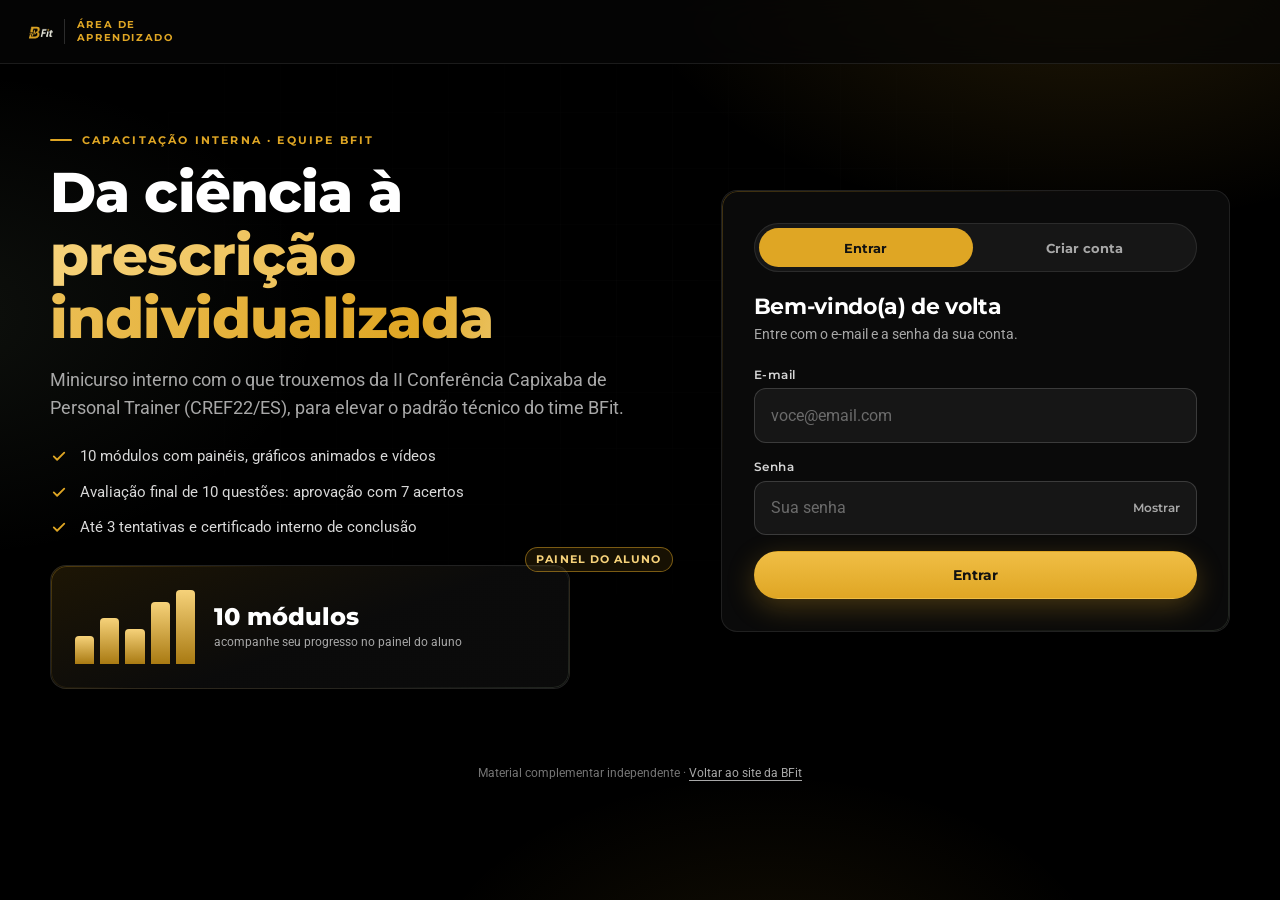
<file: aprender/index.html>
<!DOCTYPE html>
<html lang="pt-BR">
<head>
<meta charset="UTF-8" />
<meta name="viewport" content="width=device-width, initial-scale=1, viewport-fit=cover" />
<meta name="robots" content="noindex, nofollow" />
<meta name="theme-color" content="#000000" />
<title>Área de Aprendizado | Academia BFit</title>
<link rel="preconnect" href="https://fonts.googleapis.com" />
<link rel="preconnect" href="https://fonts.gstatic.com" crossorigin />
<link href="https://fonts.googleapis.com/css2?family=Lato:wght@300;400&family=Montserrat:wght@500;600;700;800;900&family=Roboto:wght@400;500;700&display=swap" rel="stylesheet" />
<link rel="icon" href="/favicon.png" type="image/png" />
<link rel="stylesheet" href="css/learn.css" />
<link rel="stylesheet" href="css/auth.css" />
</head>
<body>
<div id="topbar"></div>
<main class="auth">
  <div class="wrap auth__grid">
    <section class="auth__hero">
      <span class="eyebrow">Capacitação interna · equipe BFit</span>
      <h1 class="h1">Da ciência à <span class="gold">prescrição individualizada</span></h1>
      <p class="lead">Minicurso interno com o que trouxemos da II Conferência Capixaba de Personal Trainer (CREF22/ES), para elevar o padrão técnico do time BFit.</p>
      <ul class="auth__perks">
        <li><svg width="18" height="18" viewBox="0 0 24 24" fill="none" stroke="#DFA624" stroke-width="2.4" stroke-linecap="round" stroke-linejoin="round"><path d="M5 12.5l4.5 4.5L19 7.5"/></svg>10 módulos com painéis, gráficos animados e vídeos</li>
        <li><svg width="18" height="18" viewBox="0 0 24 24" fill="none" stroke="#DFA624" stroke-width="2.4" stroke-linecap="round" stroke-linejoin="round"><path d="M5 12.5l4.5 4.5L19 7.5"/></svg>Avaliação final de 10 questões: aprovação com 7 acertos</li>
        <li><svg width="18" height="18" viewBox="0 0 24 24" fill="none" stroke="#DFA624" stroke-width="2.4" stroke-linecap="round" stroke-linejoin="round"><path d="M5 12.5l4.5 4.5L19 7.5"/></svg>Até 3 tentativas e certificado interno de conclusão</li>
      </ul>
      <a class="btn btn--ghost" id="lnkEscala" hidden href="/escala/" style="margin:4px 0 18px;display:inline-flex;gap:8px;align-items:center"><svg width="18" height="18" viewBox="0 0 24 24" fill="none" stroke="#DFA624" stroke-width="2.2" stroke-linecap="round"><circle cx="12" cy="12" r="9"/><path d="M12 7v5l3 2"/></svg>Escala de atendimento (simulador)</a>
      <div class="pv" aria-hidden="true">
        <div class="card card--gold pv__card">
          <div class="pv__bars" style="width:120px"><i style="--i:0;height:38%"></i><i style="--i:1;height:62%"></i><i style="--i:2;height:48%"></i><i style="--i:3;height:84%"></i><i style="--i:4;height:100%"></i></div>
          <div class="pv__meta"><b>10 módulos</b><small>acompanhe seu progresso no painel do aluno</small></div>
        </div>
        <span class="badge badge--gold pv__chip">Painel do aluno</span>
      </div>
    </section>

    <section class="card panel" aria-labelledby="pTitle">
      <div id="viewAuth">
        <div class="tabs" role="tablist" aria-label="Acesso">
          <button type="button" role="tab" id="tabIn" aria-selected="true" aria-controls="formIn">Entrar</button>
          <button type="button" role="tab" id="tabUp" aria-selected="false" aria-controls="formUp">Criar conta</button>
        </div>
        <div id="msg"></div>
        <form id="formIn" role="tabpanel" aria-labelledby="tabIn" novalidate>
          <h2 class="h3" id="pTitle" style="font-size:1.35rem">Bem-vindo(a) de volta</h2>
          <p class="sub">Entre com o e-mail e a senha da sua conta.</p>
          <div class="field"><label for="inEmail">E-mail</label><input class="input" id="inEmail" type="email" autocomplete="email" inputmode="email" required placeholder="voce@email.com" /></div>
          <div class="field"><label for="inPass">Senha</label><div class="pw"><input class="input" id="inPass" type="password" autocomplete="current-password" required placeholder="Sua senha" /><button type="button" data-toggle="inPass">Mostrar</button></div></div>
          <button class="btn btn--gold" style="width:100%" type="submit" id="btnIn">Entrar</button>
        </form>
        <form id="formUp" role="tabpanel" aria-labelledby="tabUp" hidden novalidate>
          <h2 class="h3" style="font-size:1.35rem">Crie seu acesso</h2>
          <p class="sub">Use o código da equipe que o administrador passou para você.</p>
          <div class="field"><label for="upNome">Nome completo</label><input class="input" id="upNome" autocomplete="name" required placeholder="Seu nome e sobrenome" /></div>
          <div class="field"><label for="upEmail">E-mail</label><input class="input" id="upEmail" type="email" autocomplete="email" inputmode="email" required placeholder="voce@email.com" /></div>
          <div class="field"><label for="upPass">Senha (mínimo 8 caracteres)</label><div class="pw"><input class="input" id="upPass" type="password" autocomplete="new-password" minlength="8" required placeholder="Crie uma senha" /><button type="button" data-toggle="upPass">Mostrar</button></div></div>
          <div class="field"><label for="upCode">Código da equipe</label><input class="input" id="upCode" autocomplete="off" autocapitalize="characters" required placeholder="Código recebido do administrador" /></div>
          <button class="btn btn--gold" style="width:100%" type="submit" id="btnUp">Criar conta</button>
        </form>
        <div class="demo-hint" id="demoHint" hidden>
          <b style="color:#fff">Modo demonstração.</b> Contas de teste (senha <code>bfit1234</code>): <code>admin@bfit.demo</code> (administrador) · <code>ana@bfit.demo</code> (aprovada). Para criar conta nova use o código <code>BFIT-EQUIPE</code>.
        </div>
      </div>
      <div id="viewHello" class="hello" hidden>
        <span class="chip-user" id="helloChip"></span>
        <h2 class="h3" style="font-size:1.3rem">Você já está conectado(a)</h2>
        <p class="sub" id="helloSub">Continue de onde parou.</p>
        <a class="btn btn--gold" href="course.html">Ir para o curso</a>
        <a class="btn btn--ghost" href="quiz.html">Avaliação</a>
        <a class="btn btn--ghost" href="admin.html" id="helloAdmin" hidden>Painel do administrador</a>
        <button class="btn btn--ghost" id="helloOut" type="button">Sair</button>
      </div>
    </section>
  </div>
  <p class="mini-foot">Material complementar independente · <a href="/">Voltar ao site da BFit</a></p>
</main>
<script src="js/config.js"></script>
<script src="js/api.js"></script>
<script src="js/common.js"></script>
<script src="js/auth.js"></script>
</body>
</html>
</file>
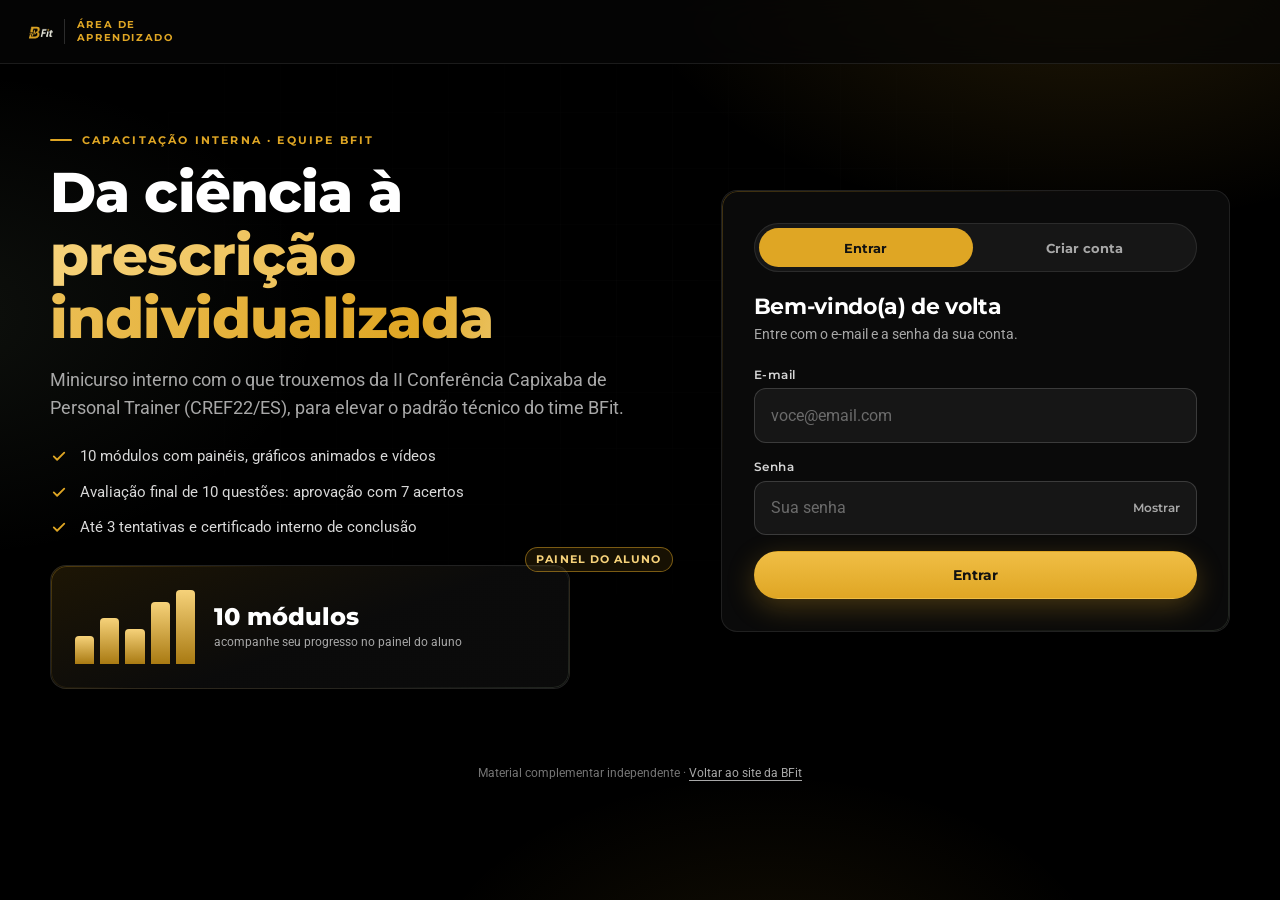
<file: equipe/index.html>
<!DOCTYPE html>
<html lang="pt-BR"><head><meta charset="UTF-8"><meta name="viewport" content="width=device-width,initial-scale=1,viewport-fit=cover">
<meta name="robots" content="noindex,nofollow"><meta name="theme-color" content="#000000">
<title>Área da Equipe | BFit Academias</title><link rel="icon" href="/favicon.png" type="image/png">
<link rel="preconnect" href="https://fonts.googleapis.com"><link rel="preconnect" href="https://fonts.gstatic.com" crossorigin>
<link href="https://fonts.googleapis.com/css2?family=Lato:wght@300;400&family=Montserrat:wght@500;600;700;800;900&family=Roboto:wght@400;500;700&display=swap" rel="stylesheet">
<link rel="stylesheet" href="/aprender/css/learn.css">
<style>
.hub{padding:clamp(2rem,6vw,4rem) 0 4rem;min-height:100vh}
.hub__top{display:flex;justify-content:space-between;align-items:center;gap:1rem;margin-bottom:2rem}
.hub__top img{height:34px}
.hub__grid{display:grid;grid-template-columns:repeat(auto-fit,minmax(250px,1fr));gap:1rem;margin-top:2rem}
.hc{display:flex;flex-direction:column;gap:.7rem;text-decoration:none;color:inherit;min-height:210px;transition:transform .25s,border-color .25s}
.hc:hover{transform:translateY(-4px);border-color:rgba(223,166,36,.6)}
.hc__ic{width:52px;height:52px;border-radius:14px;display:grid;place-items:center;background:rgba(223,166,36,.12);border:1px solid rgba(223,166,36,.35)}
.hc h3{font-size:1.25rem!important;margin:0}
.hc .go{margin-top:auto;font:700 .82rem Montserrat,sans-serif;color:#DFA624;display:flex;align-items:center;gap:.4rem}
.hc small{color:var(--muted);font-size:.78rem}
#gate{text-align:center;padding-top:20vh}
</style></head><body>
<main class="wrap hub">
  <div class="hub__top"><a href="/"><img src="/logo.png" alt="BFit Academias"></a><button class="btn-sair" id="out" hidden>Sair</button></div>
  <div id="gate"><span class="eyebrow" style="justify-content:center">Área da equipe</span><h1 class="h1" style="font-size:1.6rem;margin-top:1rem">Verificando acesso…</h1></div>
  <section id="app" hidden>
    <span class="eyebrow">Área da equipe · BFit Academias</span>
    <h1 class="h1">Olá, <span class="gold" id="nome"></span></h1>
    <p class="lead">Tudo o que você precisa no dia a dia da BFit, em um só lugar.</p>
    <div class="hub__grid">
      <a class="card card--gold hc" href="/aprender/course.html">
        <span class="hc__ic"><svg width="26" height="26" viewBox="0 0 24 24" fill="none" stroke="#DFA624" stroke-width="2" stroke-linecap="round" stroke-linejoin="round"><path d="M2 8l10-5 10 5-10 5z"/><path d="M6 10.5V16c0 1.5 3 3 6 3s6-1.5 6-3v-5.5"/></svg></span>
        <h3>Aprendizado</h3><p>Cursos e capacitações internas, avaliação e certificado.</p><span class="go">Acessar →</span></a>
      <a class="card card--gold hc" href="/escala/" id="cEscala" hidden>
        <span class="hc__ic"><svg width="26" height="26" viewBox="0 0 24 24" fill="none" stroke="#DFA624" stroke-width="2" stroke-linecap="round"><rect x="3" y="4" width="18" height="17" rx="3"/><path d="M3 9h18M8 2v4M16 2v4M8 14h3M8 17h6"/></svg></span>
        <h3>Escala</h3><p>Simulador da escala de atendimento: quem atende em cada horário.</p><span class="go">Acessar →</span></a>
      <a class="card card--gold hc" href="https://equipe.bfitacademias.com.br/" rel="noopener">
        <span class="hc__ic"><svg width="26" height="26" viewBox="0 0 24 24" fill="none" stroke="#DFA624" stroke-width="2" stroke-linecap="round" stroke-linejoin="round"><path d="M9 11l2.5 2.5L16 9"/><rect x="3" y="3" width="18" height="18" rx="4"/></svg></span>
        <h3>Eu na equipe</h3><p>Seu checklist de abertura e fechamento do turno, plano de carreira e avaliações.</p><small>Abre o app da equipe (equipe.bfitacademias.com.br)</small><span class="go">Acessar →</span></a>
    </div>
  </section>
</main>
<script src="/aprender/js/config.js"></script><script src="/aprender/js/api.js"></script>
<script>
(async()=>{const LOGIN='/aprender/index.html?next='+encodeURIComponent('/equipe/');
try{const s=await BFitAPI.getSession();if(!s){location.replace(LOGIN);return}
document.getElementById('nome').textContent=(s.user.nome||s.user.email).split(' ')[0];
document.getElementById('gate').hidden=true;document.getElementById('app').hidden=false;const o=document.getElementById('out');o.hidden=false;
o.onclick=()=>BFitAPI.signOut().then(()=>location.replace(LOGIN));
try{const sb=await BFitAPI.ready();const r=await sb.rpc('pode_escala');if(r&&r.data===true)document.getElementById('cEscala').hidden=false}catch(e){}
}catch(e){document.querySelector('#gate h1').textContent='Erro ao carregar. Recarregue a página.'}})();
</script></body></html>
</file>
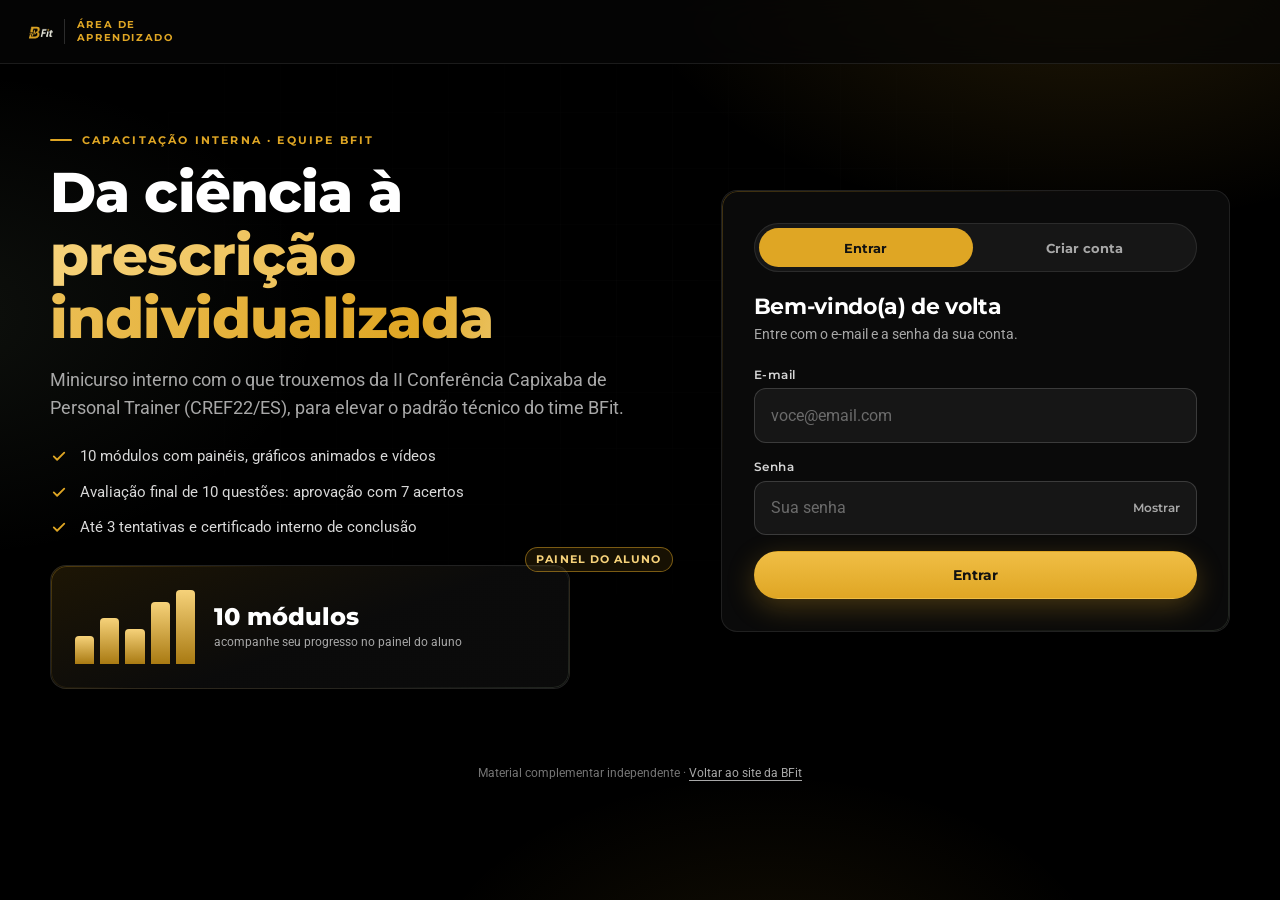
<file: escala/index.html>
<!DOCTYPE html>
<html lang="pt-BR"><head><meta charset="UTF-8"><meta name="viewport" content="width=device-width,initial-scale=1,viewport-fit=cover">
<meta name="robots" content="noindex,nofollow"><meta name="theme-color" content="#000000">
<title>Escala de Atendimento | BFit Academias</title><link rel="icon" href="/favicon.png">
<link href="https://fonts.googleapis.com/css2?family=Montserrat:wght@500;600;700;800;900&family=Roboto:wght@400;500;700&display=swap" rel="stylesheet">
<style>
:root{--g:#DFA624;--bg:#0b0b0c;--c1:#151517;--c2:#1d1d20;--bd:#2a2a2e;--t:#f3f1ea;--m:#9a978e}
*{box-sizing:border-box}body{margin:0;background:radial-gradient(1200px 500px at 50% -200px,#2a2108,transparent),var(--bg);color:var(--t);font:15px/1.45 Roboto,system-ui,sans-serif}
.w{max-width:1180px;margin:0 auto;padding:20px 14px 60px}h1,h2,h3{font-family:Montserrat,sans-serif;margin:0}
h1{font-size:clamp(1.5rem,4vw,2.3rem);font-weight:900}.gold{color:var(--g)}.eb{color:var(--g);font:700 .75rem Montserrat;letter-spacing:.14em;text-transform:uppercase}
.sub{color:var(--m);margin:6px 0 16px}.card{background:var(--c1);border:1px solid var(--bd);border-radius:16px;padding:16px;margin:14px 0}
h2{font-size:1.1rem;margin-bottom:12px}.bar{display:flex;flex-wrap:wrap;gap:8px}
button,.btn{font:700 .85rem Montserrat;border-radius:10px;border:1px solid var(--bd);background:var(--c2);color:var(--t);padding:9px 13px;cursor:pointer}
.gb{background:linear-gradient(135deg,#f0c14b,#DFA624 60%,#b8841a);color:#111;border:0}button.x{padding:6px 9px;color:#ff8b8b;background:transparent}
select{background:#0f0f11;color:var(--t);border:1px solid var(--bd);border-radius:8px;padding:6px 4px;font:500 .9rem Roboto}
input.nm{background:#0f0f11;color:var(--t);border:1px solid var(--bd);border-radius:8px;padding:7px 9px;font:700 .95rem Montserrat;width:100%;min-width:0}
.cards{display:grid;grid-template-columns:repeat(auto-fit,minmax(160px,1fr));gap:10px}.k{background:var(--c2);border:1px solid var(--bd);border-radius:14px;padding:12px}
.k b{display:block;font:900 1.6rem Montserrat;color:var(--g)}.k small{color:var(--m)}.k.r b{color:#ff6b6b}
.p{border:1px solid var(--bd);border-radius:12px;padding:10px;margin-bottom:10px;background:var(--c2)}.ph{display:flex;gap:8px;align-items:center}
.dot{width:12px;height:12px;border-radius:50%;flex:none}.sh{display:flex;align-items:center;gap:6px;margin-top:8px;flex-wrap:wrap}.sh span{color:var(--m)}
.tlw{overflow-x:auto;-webkit-overflow-scrolling:touch}.tl{min-width:760px}.row{display:grid;grid-template-columns:110px 1fr;align-items:center;height:34px}
.lb{font:700 .8rem Montserrat;white-space:nowrap;overflow:hidden;text-overflow:ellipsis;padding-right:6px}.tr{position:relative;height:24px;background:#101012;border-radius:6px}
.cl{position:absolute;top:0;bottom:0;background:repeating-linear-gradient(45deg,#1b1b1e 0 6px,#141416 6px 12px)}
.bk{position:absolute;top:3px;bottom:3px;border-radius:5px;font:700 .68rem Montserrat;color:#111;display:flex;align-items:center;justify-content:center;overflow:hidden;white-space:nowrap}
.ax{position:relative;height:18px;font-size:.7rem;color:var(--m)}.ax i{position:absolute;transform:translateX(-50%);font-style:normal}
.cv{display:flex;height:30px;gap:1px}.cv div{flex:1;border-radius:3px;font:700 .65rem Montserrat;display:flex;align-items:center;justify-content:center;color:#111}
.lg{display:flex;flex-wrap:wrap;gap:10px;font-size:.78rem;color:var(--m);margin-top:10px}.lg i{display:inline-block;width:12px;height:12px;border-radius:3px;vertical-align:-2px;margin-right:4px}
table{width:100%;border-collapse:collapse;font-size:.9rem}td,th{padding:8px 6px;border-bottom:1px solid var(--bd);text-align:left;vertical-align:top}th{color:var(--m);font:600 .75rem Montserrat;text-transform:uppercase}
.pill{display:inline-block;min-width:26px;text-align:center;border-radius:20px;padding:2px 8px;font:800 .8rem Montserrat;color:#111}
.note{border-left:3px solid var(--g);padding:10px 12px;background:#1a1609;border-radius:8px;color:#e9dcb4}.toast{position:fixed;left:50%;bottom:20px;transform:translateX(-50%);background:var(--g);color:#111;font:700 .9rem Montserrat;padding:10px 16px;border-radius:10px;display:none;z-index:9}
.op{display:flex;gap:8px;flex-wrap:wrap;align-items:center}.op span{color:var(--m)}
@media(max-width:600px){.row{grid-template-columns:80px 1fr}}
@media print{body{background:#fff;color:#000}.np{display:none!important}.card,.k,.p{background:#fff;border-color:#ccc}.tlw{overflow:visible}.tl{min-width:0}.tr{background:#f2f2f2}.cl{background:#ddd}.k b,.gold,.eb{color:#a87700}td,th{border-color:#ccc}.note{background:#fff8e6;color:#000}*{-webkit-print-color-adjust:exact;print-color-adjust:exact}}
</style></head><body><div class="w" id="gate" style="text-align:center;padding-top:80px"><span class="eb">Área da equipe · BFit Academias</span><h1 id="gt" style="margin:12px 0">Verificando acesso…</h1><p class="sub" id="gm"></p><div id="gb"></div></div>
<div class="w" id="app" hidden>
<span class="eb">Área da equipe · BFit Academias</span>
<h1>Escala de <span class="gold">atendimento</span></h1>
<p class="sub">Simulador de segunda a sexta. Altere os horários e veja na hora quantas pessoas atendem em cada faixa.</p>
<div class="bar np"><span id="stat" style="align-self:center;color:var(--m);font-size:.85rem">Carregando…</span><button id="print">🖨️ Imprimir/PDF</button><button id="out">Sair</button><button id="reset">↺ Restaurar escala original</button><a class="btn" href="/aprender/">← Área da equipe</a></div>
<div class="cards card" id="sum"></div>
<div class="card"><h2>Linha do tempo</h2><div class="tlw"><div class="tl" id="tl"></div></div>
<div class="lg"><span><i style="background:#7a1010;outline:1px solid #ff4d4d"></i>0 pessoas (aberto)</span><span><i style="background:#ff5c5c"></i>1 pessoa</span><span><i style="background:#f0c14b"></i>2</span><span><i style="background:#9fd36b"></i>3</span><span><i style="background:#3fbf7f"></i>4+</span><span><i style="background:#2a2a2e"></i>fechado</span></div></div>
<div class="card"><h2>Equipe e turnos</h2><div class="op" style="margin-bottom:12px"><span>Funcionamento:</span><span id="open"></span></div><div id="ppl"></div><button class="gb np" id="addp">+ Adicionar pessoa</button></div>
<div class="card"><h2>Faixas de horário</h2><div style="overflow-x:auto"><table><thead><tr><th>Horário</th><th>Qtd.</th><th>Quem atende</th></tr></thead><tbody id="rng"></tbody></table></div></div>
<p class="note">📅 <b>Sábados e feriados:</b> horário especial, sempre com <b>duas pessoas</b> em regime de escala durante todo o funcionamento.</p>
<p class="sub np" style="font-size:.8rem">As alterações são salvas automaticamente e compartilhadas entre as pessoas autorizadas.</p>
</div><div class="toast" id="toast"></div>
<script src="/aprender/js/config.js"></script><script src="/aprender/js/api.js"></script>
<script>
const COLORS=['#DFA624','#6fb3ff','#ff8fb1','#9fd36b','#c49bff','#ffb36b','#5fd4c9','#f27a7a'];
// slot index = half hours from 00:00; timeline 05:00(10) to 22:00(44)
const A=10,B=44;let S;
const fmt=i=>String(Math.floor(i/2)).padStart(2,'0')+':'+(i%2?'30':'00');
const dur=n=>{const h=Math.floor(n/2),m=n%2?30:0;return n?(h?h+'h':'')+(m?(h?'':'')+m+'min':''):'0h'};
const isOpen=i=>S.open.some(([a,b])=>i>=a&&i<b);
const opts=(v,min,max)=>{let h='';for(let i=min;i<=max;i++)h+=`<option value="${i}"${i==v?' selected':''}>${fmt(i)}</option>`;return h};
const col=c=>c==0?'#7a1010':c==1?'#ff5c5c':c==2?'#f0c14b':c==3?'#9fd36b':'#3fbf7f';
function slots(){const r=[];for(let i=A;i<B;i++){const who=S.people.filter(p=>p.s.some(([a,b])=>i>=a&&i<b)).map(p=>p.n||'(sem nome)');r.push({i,open:isOpen(i),who})}return r}
function render(){save();if(!S)return;const sl=slots(),pct=i=>(i-A)/(B-A)*100;
// timeline
let h='<div class="row"><div></div><div class="ax">';for(let i=A;i<=B;i+=2)h+=`<i style="left:${pct(i)}%">${String(i/2).padStart(2,'0')}h</i>`;h+='</div></div>';
const closed=[];let st=null;for(let i=A;i<=B;i++){const o=i<B&&isOpen(i);if(!o&&st===null&&i<B)st=i;if((o||i==B)&&st!==null){closed.push([st,i]);st=null}}
const cl=closed.map(([a,b])=>`<div class="cl" style="left:${pct(a)}%;width:${pct(b)-pct(a)}%"></div>`).join('');
S.people.forEach((p,k)=>{h+=`<div class="row"><div class="lb" style="color:${COLORS[k%8]}">${esc(p.n)}</div><div class="tr">${cl}${p.s.map(([a,b])=>`<div class="bk" style="left:${pct(a)}%;width:${pct(b)-pct(a)}%;background:${COLORS[k%8]}">${fmt(a)}–${fmt(b)}</div>`).join('')}</div></div>`});
h+=`<div class="row" style="height:42px"><div class="lb gold">Cobertura</div><div class="cv" id="cov">${sl.map(s=>`<div title="${fmt(s.i)}–${fmt(s.i+1)}: ${s.who.length} (${s.who.join(', ')})" style="background:${s.open?col(s.who.length):'#2a2a2e'};${s.open&&!s.who.length?'outline:1px solid #ff4d4d;color:#fff':''}">${s.open?s.who.length:''}</div>`).join('')}</div></div>`;
document.getElementById('tl').innerHTML=h;
// ranges
const R=[];sl.forEach(s=>{const key=s.open+'|'+s.who.join(',');const l=R[R.length-1];if(l&&l.key==key&&l.b==s.i)l.b++;else R.push({key,a:s.i,b:s.i+1,open:s.open,who:s.who})});
document.getElementById('rng').innerHTML=R.map(r=>`<tr><td>${fmt(r.a)}–${fmt(r.b)}</td><td>${r.open?`<span class="pill" style="background:${col(r.who.length)};${r.who.length?'':'color:#fff'}">${r.who.length}</span>`:'—'}</td><td>${r.open?(r.who.length?esc(r.who.join(', ')):'⚠️ Ninguém atendendo'):'<span style="color:var(--m)">Fechado</span>'+(r.who.length?' · '+esc(r.who.join(', ')):'')}</td></tr>`).join('');
// summary
const os=sl.filter(s=>s.open),mx=Math.max(0,...os.map(s=>s.who.length)),pk=R.filter(r=>r.open&&r.who.length==mx).map(r=>fmt(r.a)+'–'+fmt(r.b));
const one=os.filter(s=>s.who.length==1).length,zero=os.filter(s=>!s.who.length).length;
document.getElementById('sum').innerHTML=`<div class="k"><small>Pico de atendimento</small><b>${mx} pessoas</b><small>${pk.join(' · ')}</small></div><div class="k ${one?'r':''}"><small>Só 1 pessoa</small><b>${dur(one)}</b><small>${R.filter(r=>r.open&&r.who.length==1).map(r=>fmt(r.a)+'–'+fmt(r.b)+' ('+esc(r.who[0])+')').join(' · ')||'nenhum horário'}</small></div><div class="k ${zero?'r':''}"><small>Sem ninguém (aberto)</small><b>${dur(zero)}</b><small>${R.filter(r=>r.open&&!r.who.length).map(r=>fmt(r.a)+'–'+fmt(r.b)).join(' · ')||'tudo coberto ✔'}</small></div><div class="k"><small>Horas de funcionamento</small><b>${dur(os.length)}</b><small>${S.people.length} pessoas na equipe</small></div>`;
}
function esc(s){return String(s).replace(/[&<>"]/g,c=>({'&':'&amp;','<':'&lt;','>':'&gt;','"':'&quot;'}[c]))}
function editor(){document.getElementById('open').innerHTML=S.open.map(([a,b],j)=>`<select data-o="${j}" data-e="0">${opts(a,0,47)}</select><span>às</span><select data-o="${j}" data-e="1">${opts(b,1,48)}</select>${j==0?'<span>e</span>':''}`).join('');
document.getElementById('ppl').innerHTML=S.people.map((p,k)=>`<div class="p"><div class="ph"><span class="dot" style="background:${COLORS[k%8]}"></span><input class="nm" data-n="${k}" value="${esc(p.n)}" aria-label="Nome"><button class="x np" data-dp="${k}" title="Remover pessoa">✕</button></div>${p.s.map(([a,b],j)=>`<div class="sh"><span>Turno ${j+1}:</span><select data-p="${k}" data-s="${j}" data-e="0">${opts(a,A,B-1)}</select><span>às</span><select data-p="${k}" data-s="${j}" data-e="1">${opts(b,A+1,B)}</select><button class="x np" data-p="${k}" data-ds="${j}" title="Remover turno">✕</button></div>`).join('')}<div class="sh np"><button data-as="${k}">+ Turno</button></div></div>`).join('');}
document.addEventListener('change',e=>{const t=e.target,v=+t.value,d=t.dataset;
if(d.o!==undefined){S.open[d.o][d.e]=v;if(S.open[d.o][0]>=S.open[d.o][1])S.open[d.o][1-d.e]=d.e==0?v+1:v-1}
else if(d.s!==undefined){const s=S.people[d.p].s[d.s];s[d.e]=v;if(s[0]>=s[1]){if(d.e==0)s[1]=Math.min(B,v+1);else s[0]=Math.max(A,v-1)}editor()}else return;render()});
document.addEventListener('input',e=>{if(e.target.dataset.n!==undefined){S.people[e.target.dataset.n].n=e.target.value;render()}});
document.addEventListener('click',e=>{const d=e.target.dataset;
if(d.dp!==undefined){if(confirm('Remover '+(S.people[d.dp].n||'esta pessoa')+'?'))S.people.splice(d.dp,1)}
else if(d.ds!==undefined)S.people[d.p].s.splice(d.ds,1);
else if(d.as!==undefined){const s=S.people[d.as].s,l=s[s.length-1];const a=l?Math.min(B-2,l[1]+2):30;s.push([a,Math.min(B,a+4)])}
else return;editor();render()});
addp.onclick=()=>{S.people.push({n:'Nova pessoa',s:[[30,36]]});editor();render()};
reset.onclick=()=>{if(confirm('Voltar para a escala original? As alterações atuais serão perdidas para todos.')&&S.orig){const o=S.orig;S=JSON.parse(JSON.stringify(o));S.orig=o;editor();render()}};
print.onclick=()=>window.print();
function toastMsg(m){toast.textContent=m;toast.style.display='block';setTimeout(()=>toast.style.display='none',2500)}
let sb,me,tmr,lastSent='';const hm=d=>new Date(d).toLocaleTimeString('pt-BR',{hour:'2-digit',minute:'2-digit'});
function stat(r){document.getElementById('stat').textContent='Salvo às '+hm(r.updated_at)+' por '+(r.updated_by_nome||'—')}
function save(){if(!sb)return;const j=JSON.stringify(S);if(j===lastSent)return;document.getElementById('stat').textContent='Salvando…';clearTimeout(tmr);tmr=setTimeout(async()=>{lastSent=j;const {data,error}=await sb.from('escala_atendimento').update({estado:S,updated_at:new Date().toISOString(),updated_by:me.id,updated_by_nome:me.nome}).eq('id',1).select().single();if(error){document.getElementById('stat').textContent='⚠️ Erro ao salvar';toastMsg('Não foi possível salvar: '+error.message);lastSent=''}else stat(data)},800)}
function gate(t,m,btn){gt.textContent=t;gm.textContent=m;gb.innerHTML=btn||''}
const LOGIN='/aprender/index.html?next='+encodeURIComponent('/escala/');
(async()=>{try{await BFitAPI.ready();sb=await BFitAPI.ready();const ss=await BFitAPI.getSession();
if(!ss){location.replace(LOGIN);gate('Acesso restrito','Entre com seu login da área da equipe.','<a class="btn gb" href="'+LOGIN+'">Entrar</a>');return}
me=ss.user;const {data,error}=await sb.from('escala_atendimento').select('*').eq('id',1).maybeSingle();
if(error||!data){gate('Acesso restrito','Sua conta ('+me.email+') não tem permissão para a escala de atendimento. Fale com a gerência.','<a class="btn" href="/aprender/">← Área da equipe</a>');sb=null;return}
S=data.estado;lastSent=JSON.stringify(S);document.getElementById('gate').hidden=true;document.getElementById('app').hidden=false;editor();render();stat(data);
out.onclick=()=>BFitAPI.signOut().then(()=>location.replace(LOGIN));
sb.channel('escala').on('postgres_changes',{event:'UPDATE',schema:'public',table:'escala_atendimento'},p=>{const r=p.new;if(r.updated_by===me.id)return;const j=JSON.stringify(r.estado);if(j===JSON.stringify(S))return;if(document.activeElement&&document.activeElement.classList.contains('nm'))return;S=r.estado;lastSent=j;editor();render();stat(r);toastMsg('Escala atualizada por '+(r.updated_by_nome||'outra pessoa'))}).subscribe();
}catch(e){gate('Erro ao carregar','Verifique a internet e recarregue a página. ('+e.message+')')}})();
</script></body></html>
</file>
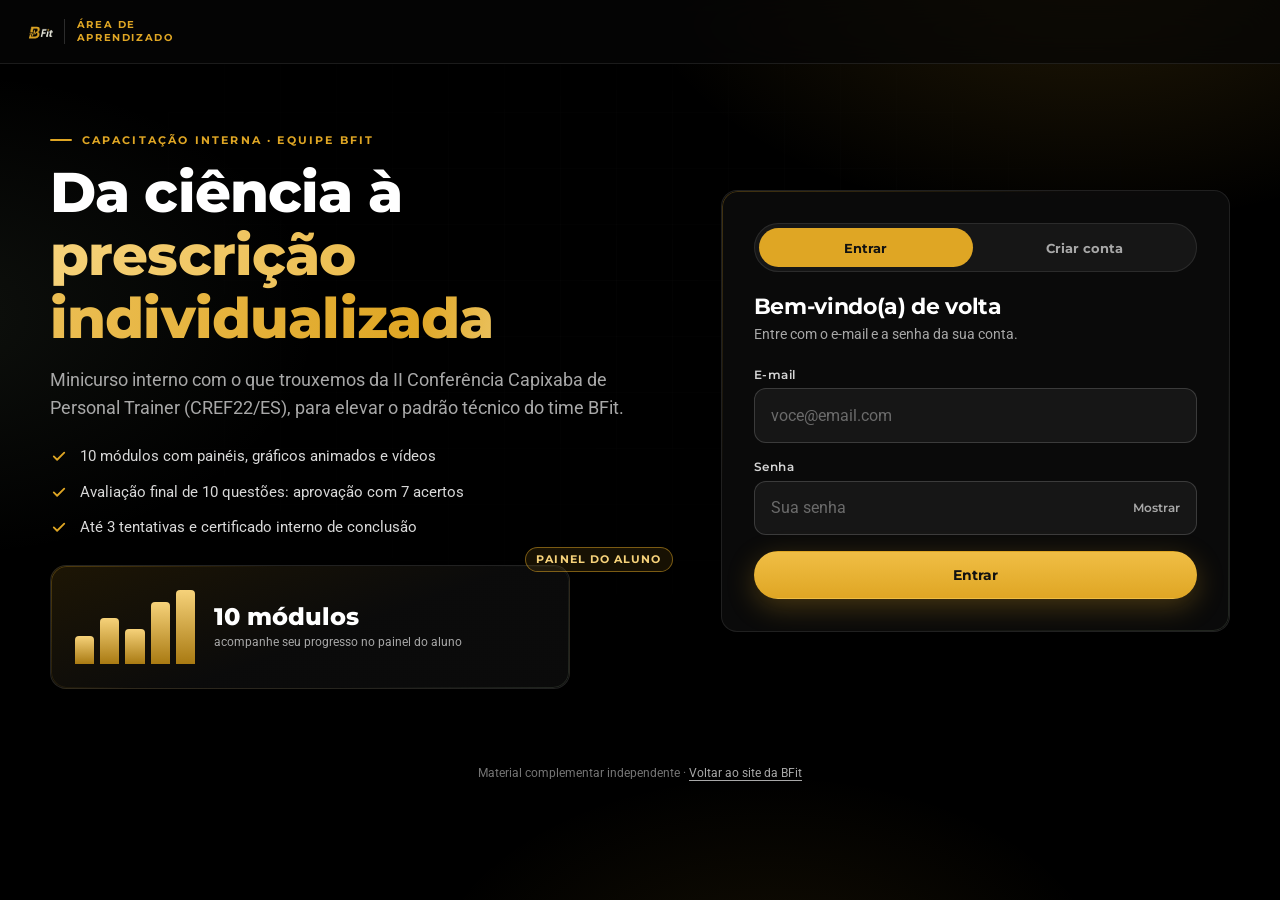
<file: aprender/admin.html>
<!DOCTYPE html>
<html lang="pt-BR">
<head>
<meta charset="UTF-8" />
<meta name="viewport" content="width=device-width, initial-scale=1, viewport-fit=cover" />
<meta name="robots" content="noindex, nofollow" />
<meta name="theme-color" content="#000000" />
<title>Painel do administrador | Área de Aprendizado BFit</title>
<link rel="preconnect" href="https://fonts.googleapis.com" />
<link rel="preconnect" href="https://fonts.gstatic.com" crossorigin />
<link href="https://fonts.googleapis.com/css2?family=Lato:wght@300;400&family=Montserrat:wght@500;600;700;800;900&family=Roboto:wght@400;500;700&display=swap" rel="stylesheet" />
<link rel="icon" href="/favicon.png" type="image/png" />
<link rel="stylesheet" href="css/learn.css" />
<link rel="stylesheet" href="css/admin.css" />
</head>
<body>
<div id="topbar"></div>
<main class="awrap">
  <div class="ahead">
    <div><span class="eyebrow">Painel do administrador</span><h1 class="h2">Acompanhamento da <span class="gold">equipe</span></h1></div>
    <div style="display:flex;gap:.6rem;flex-wrap:wrap"><button class="btn btn--ghost btn--sm" id="reload" type="button">↻ Atualizar</button><button class="btn btn--gold btn--sm" id="csv" type="button">Exportar CSV</button></div>
  </div>
  <div id="aerr"></div>
  <section class="akpis" id="kpis" aria-label="Indicadores"></section>
  <section class="agrid">
    <div class="card"><div class="ph"><h3>Status da equipe</h3><div class="seg" role="group" aria-label="Tipo de gráfico"><button type="button" id="mDonut" aria-pressed="true">Rosca</button><button type="button" id="mBars" aria-pressed="false">Barras</button></div></div><div id="chart"></div></div>
    <div class="card"><div class="ph"><h3>Como ler o status</h3></div>
      <ul class="leg" style="gap:.8rem;font-size:.86rem;color:var(--muted)">
        <li><i style="background:#6b6b6b"></i><span><b style="margin:0;color:#fff;font-size:.86rem">Não iniciou</b> · nenhum módulo concluído e nenhuma tentativa.</span></li>
        <li><i style="background:var(--gold)"></i><span><b style="margin:0;color:#fff;font-size:.86rem">Em andamento</b> · já começou o curso ou a prova e ainda tem tentativas.</span></li>
        <li><i style="background:var(--bad)"></i><span><b style="margin:0;color:#fff;font-size:.86rem">Reprovado</b> · usou as 3 tentativas sem chegar a 7 acertos.</span></li>
        <li><i style="background:var(--ok)"></i><span><b style="margin:0;color:#fff;font-size:.86rem">Aprovado</b> · atingiu 7 acertos ou mais.</span></li>
      </ul>
      <p class="cap">“Concluíram o curso” conta quem marcou os 10 módulos. A média das notas considera a melhor nota de quem já fez a avaliação.</p>
    </div>
  </section>
  <section class="card" aria-label="Membros">
    <div class="ph"><h3>Membros da equipe</h3></div>
    <div class="tools">
      <label class="sr" for="q">Buscar</label><input class="input" id="q" type="search" placeholder="Buscar por nome ou e-mail" autocomplete="off" />
      <label class="sr" for="fs">Filtrar status</label><select class="input" id="fs"><option value="">Todos os status</option><option value="nao">Não iniciou</option><option value="and">Em andamento</option><option value="rep">Reprovado</option><option value="apr">Aprovado</option></select>
      <span class="count" id="count" aria-live="polite"></span>
    </div>
    <div class="tw"><table class="t" id="tbl"><thead><tr></tr></thead><tbody></tbody></table></div>
  </section>
</main>
<div class="dr-bd" id="drBd"></div>
<aside class="dr" id="dr" role="dialog" aria-modal="true" aria-labelledby="drT" aria-hidden="true"><button class="dr__x" id="drX" type="button" aria-label="Fechar">×</button><div id="drC"></div></aside>
<script src="js/config.js"></script>
<script src="js/api.js"></script>
<script src="js/common.js"></script>
<script src="js/admin.js"></script>
</body>
</html>
</file>
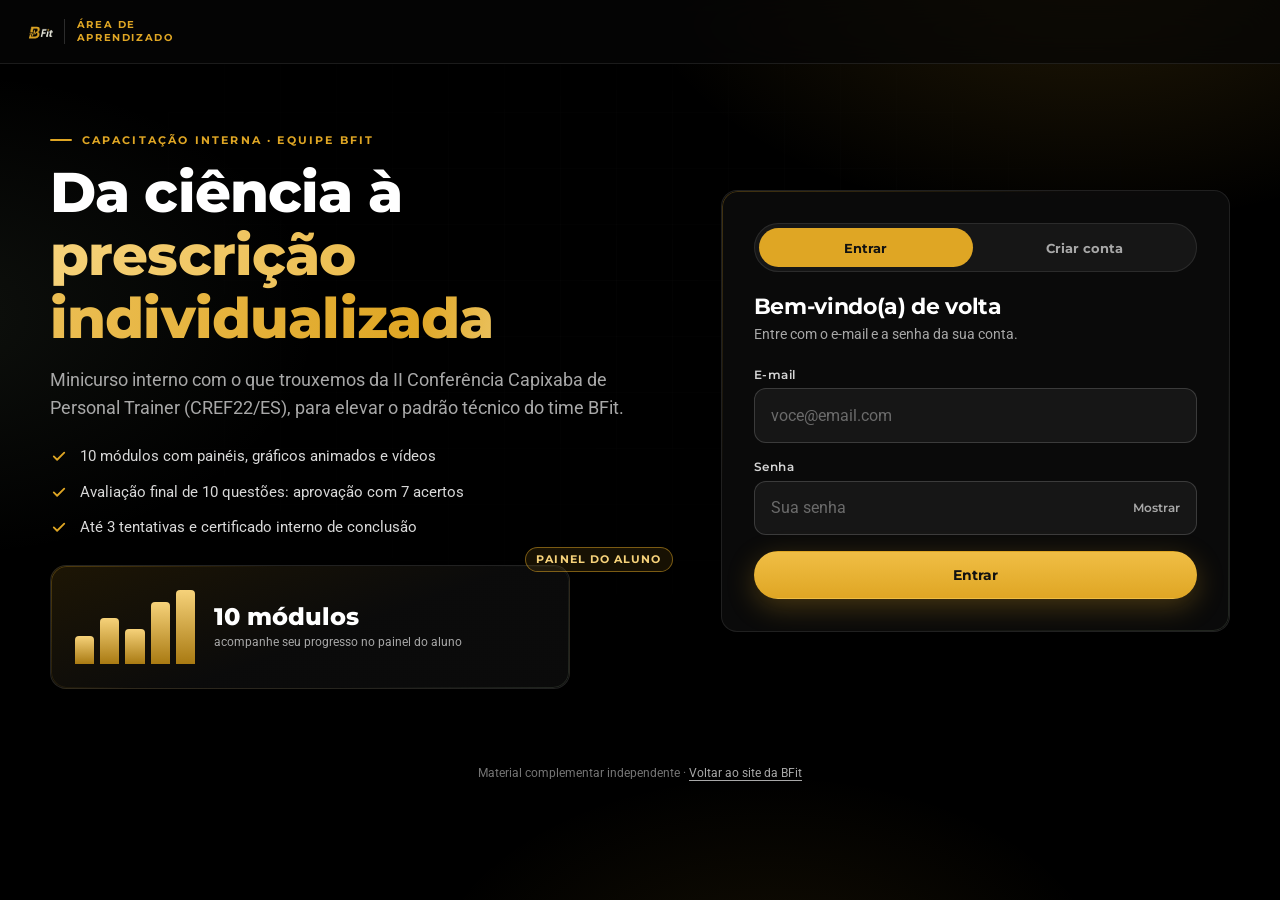
<file: aprender/certificado.html>
<!DOCTYPE html>
<html lang="pt-BR">
<head>
<meta charset="UTF-8" />
<meta name="viewport" content="width=device-width, initial-scale=1, viewport-fit=cover" />
<meta name="robots" content="noindex, nofollow" />
<meta name="theme-color" content="#000000" />
<title>Certificado de conclusão interno | BFit</title>
<link rel="preconnect" href="https://fonts.googleapis.com" />
<link rel="preconnect" href="https://fonts.gstatic.com" crossorigin />
<link href="https://fonts.googleapis.com/css2?family=Lato:wght@300;400&family=Montserrat:wght@500;600;700;800;900&family=Roboto:wght@400;500;700&display=swap" rel="stylesheet" />
<link rel="icon" href="/favicon.png" type="image/png" />
<link rel="stylesheet" href="css/learn.css" />
<link rel="stylesheet" href="css/cert.css" />
</head>
<body>
<div id="topbar"></div>
<main class="cwrap">
  <div class="cbar"><button class="btn btn--gold" id="print" type="button">Imprimir / salvar em PDF</button><a class="btn btn--ghost" href="quiz.html">Voltar à avaliação</a></div>
  <article class="cert" id="cert" aria-label="Certificado de conclusão interno" hidden>
    <span class="cert__glow"></span><span class="cert__glow cert__glow--b"></span>
    <div class="cert__logo"><img src="/logo.png" alt="BFit Academias" /></div>
    <div class="cert__k">Academia BFit · Capacitação interna</div>
    <h1>Certificado de conclusão interno</h1>
    <p class="cert__t">Certificamos que</p>
    <div class="cert__n" id="cName"></div>
    <p class="cert__t">concluiu os 10 módulos do minicurso interno</p>
    <p class="cert__c">“Da ciência à prescrição individualizada”</p>
    <p class="cert__t">baseado na II Conferência Capixaba de Personal Trainer (CREF22/ES) e foi aprovado(a) na avaliação final.</p>
    <div class="cert__m"><div><b id="cNota"></b><span>Nota</span></div><div><b id="cData"></b><span>Data</span></div></div>
    <div class="cert__sig">Izaque Braga<small>CREF 14400-G/ES · BFit Academias</small></div>
    <p class="cert__f">Certificado interno de capacitação da equipe BFit. Material complementar independente, sem endosso formal do CREF22/ES ou dos palestrantes.</p>
  </article>
  <div class="card" id="denied" hidden style="text-align:center;padding:2rem"><h1 class="h2">Certificado indisponível</h1><p class="muted" style="margin:.8rem 0 1.4rem">O certificado é liberado depois da aprovação na avaliação final (mínimo de 7 acertos).</p><a class="btn btn--gold" href="quiz.html">Ir para a avaliação</a></div>
</main>
<script src="js/config.js"></script>
<script src="js/api.js"></script>
<script src="js/common.js"></script>
<script>
(function () {
  var $ = BF.$;
  BF.boot({ active: "quiz", require: "auth" }).then(function (s) {
    return BFitAPI.getMyAttempts().then(function (a) {
      var ok = a.filter(function (x) { return x.aprovado; })[0];
      if (!ok) { $("#denied").hidden = false; $("#print").hidden = true; return; }
      $("#cName").textContent = s.user.nome; $("#cNota").textContent = ok.acertos + "/10";
      $("#cData").textContent = BF.fmtLong(ok.created_at); $("#cert").hidden = false;
      document.title = "Certificado · " + s.user.nome + " · BFit";
      $("#print").addEventListener("click", function () { window.print(); });
    });
  }).catch(function (e) { console.warn(e); });
})();
</script>
</body>
</html>
</file>
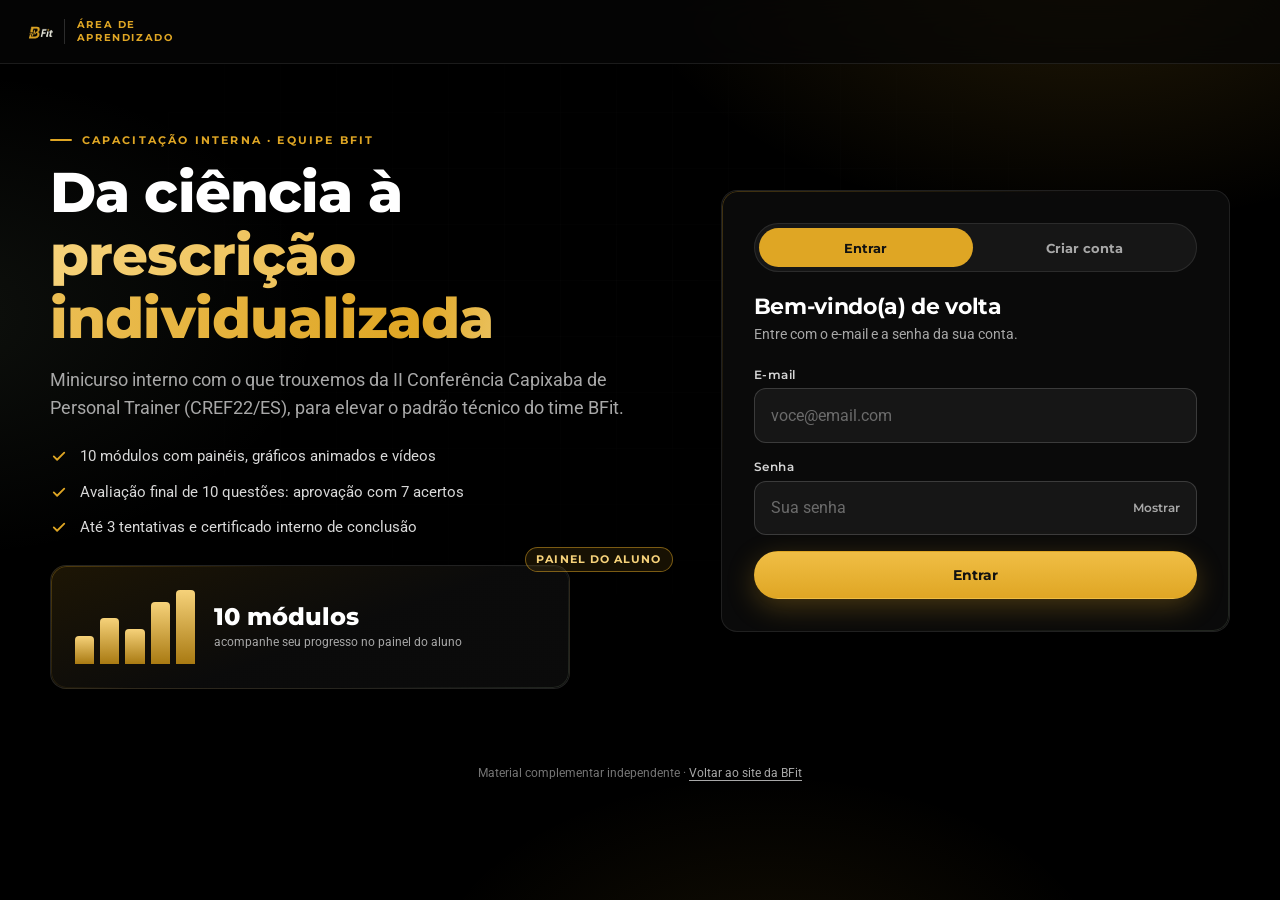
<file: aprender/course.html>
<!DOCTYPE html>
<html lang="pt-BR">
<head>
<meta charset="UTF-8" />
<meta name="viewport" content="width=device-width, initial-scale=1, viewport-fit=cover" />
<meta name="robots" content="noindex, nofollow" />
<meta name="theme-color" content="#000000" />
<title>Curso | Área de Aprendizado BFit</title>
<link rel="preconnect" href="https://fonts.googleapis.com" />
<link rel="preconnect" href="https://fonts.gstatic.com" crossorigin />
<link href="https://fonts.googleapis.com/css2?family=Lato:wght@300;400&family=Montserrat:wght@500;600;700;800;900&family=Roboto:wght@400;500;700&display=swap" rel="stylesheet" />
<link rel="icon" href="/favicon.png" type="image/png" />
<link rel="stylesheet" href="css/learn.css" />
<link rel="stylesheet" href="css/course.css" />
</head>
<body>
<div id="topbar"></div>
<div class="shell">
  <aside class="side" id="side" aria-label="Módulos do curso">
    <div class="side__me" id="sideMe"></div>
    <nav class="mlist" id="mlist" aria-label="Lições"></nav>
    <div class="side__cta"><a class="btn btn--gold btn--sm" id="sideQuiz" href="quiz.html">Ir para a avaliação</a><p class="lock-note" id="sideLock"></p></div>
  </aside>
  <div class="side-bd" id="sideBd"></div>
  <main class="stage" id="stage">
    <div class="crumb">
      <button class="menu-btn" id="menuBtn" type="button" aria-controls="side" aria-expanded="false">☰ Módulos</button>
      <div class="crumb__t" id="crumbT"></div>
      <div class="crumb__bar" aria-hidden="true"><i id="crumbBar"></i></div>
    </div>
    <div class="stage__in">
      <section class="dash" id="dash" aria-label="Painel do aluno"></section>
      <div id="lessons"></div>
    </div>
  </main>
</div>
<script src="/vendor/gsap.min.js"></script>
<script src="/vendor/lenis.min.js"></script>
<script src="js/config.js"></script>
<script src="js/api.js"></script>
<script src="js/common.js"></script>
<script src="js/course-data.js"></script>
<script src="js/course.js"></script>
</body>
</html>
</file>
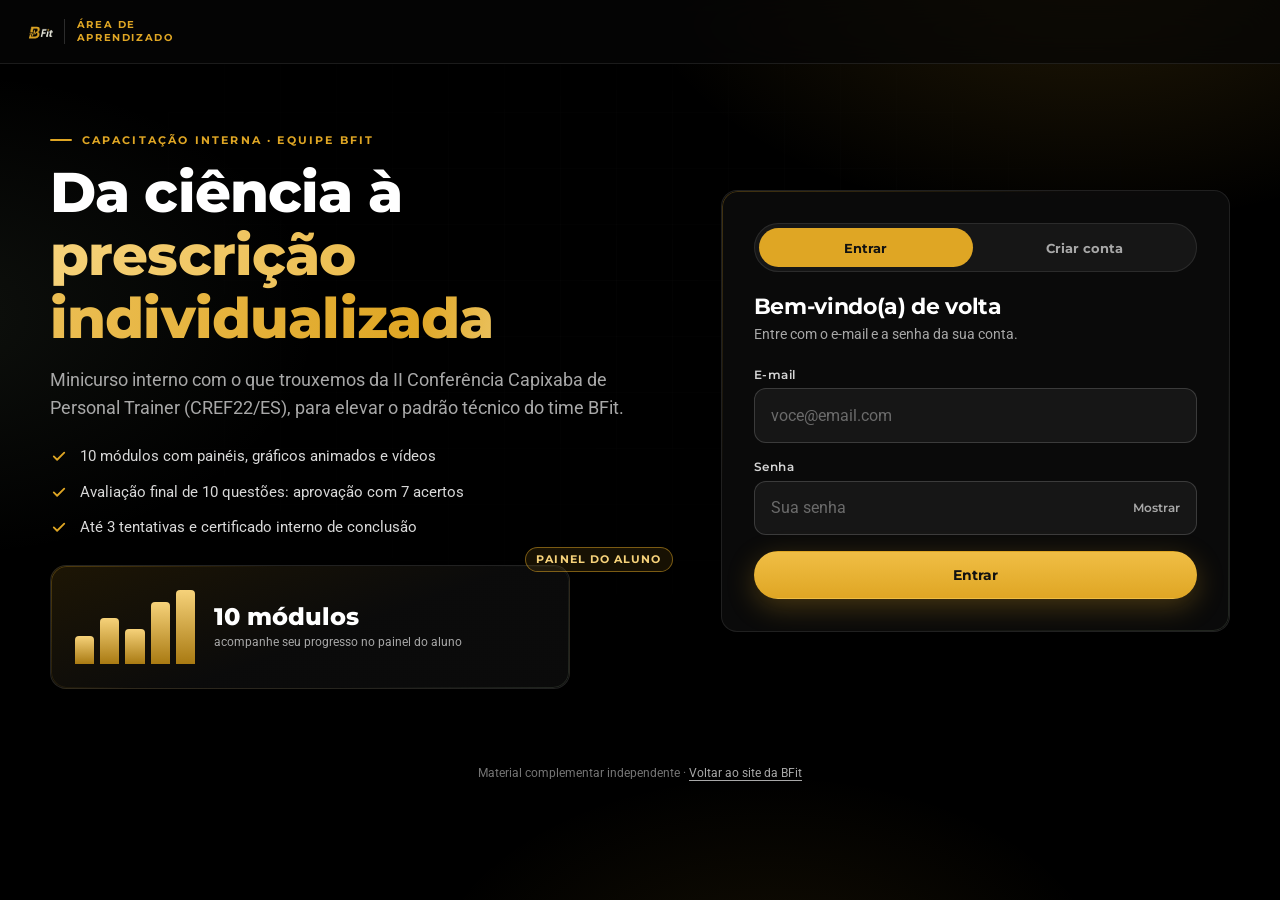
<file: aprender/quiz.html>
<!DOCTYPE html>
<html lang="pt-BR">
<head>
<meta charset="UTF-8" />
<meta name="viewport" content="width=device-width, initial-scale=1, viewport-fit=cover" />
<meta name="robots" content="noindex, nofollow" />
<meta name="theme-color" content="#000000" />
<title>Avaliação | Área de Aprendizado BFit</title>
<link rel="preconnect" href="https://fonts.googleapis.com" />
<link rel="preconnect" href="https://fonts.gstatic.com" crossorigin />
<link href="https://fonts.googleapis.com/css2?family=Lato:wght@300;400&family=Montserrat:wght@500;600;700;800;900&family=Roboto:wght@400;500;700&display=swap" rel="stylesheet" />
<link rel="icon" href="/favicon.png" type="image/png" />
<link rel="stylesheet" href="css/learn.css" />
<link rel="stylesheet" href="css/quiz.css" />
</head>
<body>
<div id="topbar"></div>
<main class="qwrap" id="app" aria-live="polite"></main>
<script src="/vendor/gsap.min.js"></script>
<script src="js/config.js"></script>
<script src="js/api.js"></script>
<script src="js/common.js"></script>
<script src="js/quiz-data.js"></script>
<script src="js/quiz.js"></script>
</body>
</html>
</file>
<file: styles.css>
/* ============================================================
   Academia BFIT — Production Landing Styles
   Dark energetic gym aesthetic | Mobile-first
   ============================================================ */

:root {
  --bg: #000000;
  --bg-elevated: #111111;
  --bg-card: #161616;
  --bg-card-hover: #1c1c1c;
  --border: rgba(255, 255, 255, 0.08);
  --border-strong: rgba(255, 255, 255, 0.14);
  --text: #ffffff;
  --text-muted: #a3a3a3;
  --text-dim: #737373;
  --accent: #DFA624;
  --accent-hover: #f0c04a;
  --accent-dim: rgba(223, 166, 36, 0.12);
  --accent-glow: rgba(223, 166, 36, 0.35);
  --olive: #8BA480;
  --olive-dim: rgba(139, 164, 128, 0.18);
  --offwhite: #FAF9F5;
  --success: #22c55e;
  --radius: 14px;
  --radius-sm: 10px;
  --radius-lg: 20px;
  --nav-h: 72px;
  --shadow: 0 8px 32px rgba(0, 0, 0, 0.45);
  --font: "Roboto", system-ui, -apple-system, sans-serif;
  --display: "Montserrat", system-ui, sans-serif;
  --transition: 0.25s ease;
  --max: 1120px;
}

*, *::before, *::after { box-sizing: border-box; margin: 0; padding: 0; }

html {
  scroll-behavior: smooth;
  scroll-padding-top: calc(var(--nav-h) + 16px);
}

body {
  font-family: var(--font);
  background: var(--bg);
  color: var(--text);
  line-height: 1.6;
  -webkit-font-smoothing: antialiased;
  overflow-x: hidden;
}

img, svg { display: block; max-width: 100%; }
a { color: inherit; text-decoration: none; }
ul { list-style: none; }
button, input, select, textarea { font: inherit; color: inherit; }
button { cursor: pointer; border: none; background: none; }

.container {
  width: min(100% - 2rem, var(--max));
  margin-inline: auto;
}

.sr-only {
  position: absolute;
  width: 1px; height: 1px;
  padding: 0; margin: -1px;
  overflow: hidden; clip: rect(0,0,0,0);
  white-space: nowrap; border: 0;
}

/* ---------- Typography ---------- */
.eyebrow {
  display: inline-flex;
  align-items: center;
  gap: 0.5rem;
  font-size: 0.75rem;
  font-weight: 600;
  letter-spacing: 0.14em;
  text-transform: uppercase;
  color: var(--accent);
  margin-bottom: 0.85rem;
}

.eyebrow::before {
  content: "";
  width: 18px; height: 2px;
  background: var(--accent);
  border-radius: 2px;
}

.section-title {
  font-family: var(--display);
  font-size: clamp(2.4rem, 6vw, 3.75rem);
  font-weight: 400;
  letter-spacing: 0.02em;
  line-height: 1.05;
  margin-bottom: 1rem;
}

.section-title .gold { color: var(--accent); }

.section-lead {
  color: var(--text-muted);
  font-size: 1.05rem;
  max-width: 540px;
  margin-bottom: 2.5rem;
}

.section {
  padding: 5rem 0;
  position: relative;
}

.section--alt {
  background: linear-gradient(180deg, var(--bg-elevated) 0%, var(--bg) 100%);
}

/* ---------- Buttons ---------- */
.btn {
  display: inline-flex;
  align-items: center;
  justify-content: center;
  gap: 0.55rem;
  padding: 0.9rem 1.5rem;
  border-radius: 999px;
  font-weight: 650;
  font-size: 0.95rem;
  transition: transform var(--transition), background var(--transition), box-shadow var(--transition), color var(--transition), border-color var(--transition);
  white-space: nowrap;
}

.btn:focus-visible {
  outline: 2px solid var(--accent);
  outline-offset: 3px;
}

.btn--primary {
  background: var(--accent);
  color: #0a0a0a;
  box-shadow: 0 0 0 0 var(--accent-glow);
}

.btn--primary:hover {
  background: var(--accent-hover);
  transform: translateY(-2px);
  box-shadow: 0 8px 28px var(--accent-glow);
}

.btn--ghost {
  background: transparent;
  color: var(--text);
  border: 1px solid var(--border-strong);
}

.btn--ghost:hover {
  border-color: var(--accent);
  color: var(--accent);
  transform: translateY(-2px);
}

.btn--outline-gold {
  background: var(--accent-dim);
  color: var(--accent);
  border: 1px solid rgba(245, 197, 24, 0.35);
}

.btn--outline-gold:hover {
  background: rgba(245, 197, 24, 0.2);
  transform: translateY(-2px);
}

.btn--wa {
  background: #25D366;
  color: #062b14;
}

.btn--wa:hover {
  background: #2fe574;
  transform: translateY(-2px);
  box-shadow: 0 8px 24px rgba(37, 211, 102, 0.35);
}

.btn--lg { padding: 1.05rem 1.85rem; font-size: 1rem; }
.btn--block { width: 100%; }

.btn-row {
  display: flex;
  flex-wrap: wrap;
  gap: 0.85rem;
}

/* ---------- Nav ---------- */
.site-header {
  position: sticky;
  top: 0;
  z-index: 1000;
  height: var(--nav-h);
  background: rgba(10, 10, 10, 0.82);
  backdrop-filter: blur(16px);
  -webkit-backdrop-filter: blur(16px);
  border-bottom: 1px solid var(--border);
  transition: box-shadow var(--transition);
}

.site-header.is-scrolled {
  box-shadow: 0 8px 30px rgba(0, 0, 0, 0.5);
}

.nav {
  height: var(--nav-h);
  display: flex;
  align-items: center;
  justify-content: space-between;
  gap: 1rem;
}

.logo {
  display: inline-flex;
  align-items: center;
  gap: 0.35rem;
  flex-shrink: 0;
}

.logo__mark {
  font-family: var(--display);
  font-size: 1.85rem;
  letter-spacing: 0.04em;
  line-height: 1;
}

.logo__b { color: var(--accent); }
.logo__fit { color: var(--text); }

.logo__pulse {
  width: 22px;
  height: 14px;
  color: var(--accent);
  animation: pulse-line 1.8s ease-in-out infinite;
}

.logo__img {
  display: block;
  height: 40px;
  width: auto;
  max-width: 160px;
  object-fit: contain;
}

.logo__img--footer {
  height: 52px;
  max-width: 200px;
}

@media (max-width: 480px) {
  .logo__img { height: 34px; max-width: 130px; }
}


@keyframes pulse-line {
  0%, 100% { opacity: 0.55; transform: scaleX(0.95); }
  50% { opacity: 1; transform: scaleX(1); }
}

.nav__links {
  display: none;
  align-items: center;
  gap: 0.15rem;
}

.nav__link {
  padding: 0.45rem 0.7rem;
  font-size: 0.82rem;
  font-weight: 500;
  color: var(--text-muted);
  border-radius: 8px;
  transition: color var(--transition), background var(--transition);
}

.nav__link:hover,
.nav__link.is-active {
  color: var(--accent);
  background: var(--accent-dim);
}

.nav__cta { display: none; }

.nav-toggle {
  width: 44px; height: 44px;
  display: grid;
  place-items: center;
  border-radius: 10px;
  border: 1px solid var(--border);
  color: var(--text);
}

.nav-toggle__bars {
  width: 20px; height: 14px;
  display: flex;
  flex-direction: column;
  justify-content: space-between;
}

.nav-toggle__bars span {
  display: block;
  height: 2px;
  background: currentColor;
  border-radius: 2px;
  transition: transform var(--transition), opacity var(--transition);
}

.nav-toggle[aria-expanded="true"] .nav-toggle__bars span:nth-child(1) {
  transform: translateY(6px) rotate(45deg);
}
.nav-toggle[aria-expanded="true"] .nav-toggle__bars span:nth-child(2) {
  opacity: 0;
}
.nav-toggle[aria-expanded="true"] .nav-toggle__bars span:nth-child(3) {
  transform: translateY(-6px) rotate(-45deg);
}

.mobile-nav {
  display: none;
  position: fixed;
  inset: var(--nav-h) 0 0 0;
  background: rgba(10, 10, 10, 0.97);
  padding: 1.25rem 1rem 2rem;
  z-index: 999;
  overflow-y: auto;
}

.mobile-nav.is-open { display: block; }

.mobile-nav__links {
  display: flex;
  flex-direction: column;
  gap: 0.35rem;
}

.mobile-nav__link {
  padding: 0.95rem 1rem;
  font-size: 1.05rem;
  font-weight: 550;
  color: var(--text);
  border-radius: var(--radius-sm);
  border: 1px solid transparent;
}

.mobile-nav__link:hover,
.mobile-nav__link.is-active {
  color: var(--accent);
  background: var(--accent-dim);
  border-color: rgba(245, 197, 24, 0.2);
}

.mobile-nav__actions {
  margin-top: 1.5rem;
  display: flex;
  flex-direction: column;
  gap: 0.75rem;
}

@media (min-width: 980px) {
  .nav__links { display: flex; }
  .nav__cta { display: inline-flex; }
  .nav-toggle { display: none; }
}

/* ---------- Hero ---------- */
.hero {
  position: relative;
  padding: 4.5rem 0 5.5rem;
  overflow: hidden;
  min-height: calc(100vh - var(--nav-h));
  display: flex;
  align-items: center;
}

.hero__bg {
  position: absolute;
  inset: 0;
  pointer-events: none;
  background:
    radial-gradient(ellipse 70% 55% at 75% 20%, rgba(245, 197, 24, 0.14), transparent 55%),
    radial-gradient(ellipse 50% 40% at 10% 80%, rgba(245, 197, 24, 0.06), transparent 50%),
    linear-gradient(180deg, #0d0d0d 0%, var(--bg) 100%);
}

.hero__grid {
  position: absolute;
  inset: 0;
  background-image:
    linear-gradient(rgba(255,255,255,0.03) 1px, transparent 1px),
    linear-gradient(90deg, rgba(255,255,255,0.03) 1px, transparent 1px);
  background-size: 48px 48px;
  mask-image: radial-gradient(ellipse 70% 60% at 50% 40%, black, transparent);
  opacity: 0.5;
}

.hero__content {
  position: relative;
  z-index: 1;
  max-width: 720px;
}

.hero__badge {
  display: inline-flex;
  align-items: center;
  gap: 0.5rem;
  padding: 0.4rem 0.85rem;
  border-radius: 999px;
  background: var(--accent-dim);
  border: 1px solid rgba(245, 197, 24, 0.3);
  color: var(--accent);
  font-size: 0.78rem;
  font-weight: 600;
  letter-spacing: 0.06em;
  text-transform: uppercase;
  margin-bottom: 1.35rem;
}

.hero__badge-dot {
  width: 8px; height: 8px;
  border-radius: 50%;
  background: var(--accent);
  box-shadow: 0 0 0 0 var(--accent-glow);
  animation: live-dot 1.6s infinite;
}

@keyframes live-dot {
  0% { box-shadow: 0 0 0 0 rgba(245, 197, 24, 0.55); }
  70% { box-shadow: 0 0 0 10px rgba(245, 197, 24, 0); }
  100% { box-shadow: 0 0 0 0 rgba(245, 197, 24, 0); }
}

.hero__title {
  font-family: var(--display);
  font-size: clamp(3.2rem, 10vw, 5.8rem);
  line-height: 0.95;
  letter-spacing: 0.02em;
  margin-bottom: 1.25rem;
}

.hero__title span { color: var(--accent); }

.hero__text {
  font-size: clamp(1rem, 2.2vw, 1.2rem);
  color: var(--text-muted);
  max-width: 540px;
  margin-bottom: 2rem;
}

.hero__stats {
  display: grid;
  grid-template-columns: 1fr;
  gap: 0.75rem;
  margin-top: 2.5rem;
  max-width: min(100%, 760px);
  width: 100%;
}

@media (min-width: 640px) {
  .hero__stats {
    grid-template-columns: repeat(3, minmax(0, 1fr));
    gap: 0.85rem;
    margin-top: 3rem;
  }
}

.stat {
  padding: 1rem 0.75rem;
  background: rgba(255,255,255,0.03);
  border: 1px solid var(--border);
  border-radius: var(--radius-sm);
  text-align: center;
  min-width: 0;
  overflow: hidden;
}

.stat__value {
  font-family: var(--display);
  font-size: clamp(0.95rem, 2.4vw, 1.35rem);
  font-weight: 800;
  color: var(--accent);
  line-height: 1.2;
  margin-bottom: 0.35rem;
  overflow-wrap: anywhere;
  word-break: break-word;
}

.stat__label {
  font-size: 0.68rem;
  color: var(--text-dim);
  text-transform: uppercase;
  letter-spacing: 0.05em;
  line-height: 1.35;
}

/* ---------- Cards ---------- */
.cards {
  display: grid;
  gap: 1.15rem;
  grid-template-columns: 1fr;
}

@media (min-width: 640px) {
  .cards--2 { grid-template-columns: repeat(2, 1fr); }
  .cards--3 { grid-template-columns: repeat(2, 1fr); }
}

@media (min-width: 900px) {
  .cards--3 { grid-template-columns: repeat(3, 1fr); }
  .cards--4 { grid-template-columns: repeat(4, 1fr); }
}

.card {
  background: var(--bg-card);
  border: 1px solid var(--border);
  border-radius: var(--radius);
  padding: 1.5rem;
  transition: transform var(--transition), border-color var(--transition), background var(--transition), box-shadow var(--transition);
}

.card:hover {
  transform: translateY(-4px);
  border-color: rgba(245, 197, 24, 0.35);
  background: var(--bg-card-hover);
  box-shadow: 0 12px 40px rgba(0,0,0,0.35);
}

.card__icon {
  width: 48px; height: 48px;
  border-radius: 12px;
  display: grid;
  place-items: center;
  background: var(--accent-dim);
  color: var(--accent);
  margin-bottom: 1.1rem;
  font-size: 1.35rem;
}

.card__title {
  font-size: 1.15rem;
  font-weight: 650;
  margin-bottom: 0.5rem;
}

.card__text {
  color: var(--text-muted);
  font-size: 0.95rem;
}

/* ---------- História ---------- */
.story {
  display: grid;
  gap: 2.5rem;
  align-items: center;
}

@media (min-width: 860px) {
  .story { grid-template-columns: 1.1fr 0.9fr; gap: 3.5rem; }
}

.story__panel {
  background: linear-gradient(145deg, #1a1a1a, #121212);
  border: 1px solid var(--border);
  border-radius: var(--radius-lg);
  padding: 2rem;
  position: relative;
  overflow: hidden;
  min-height: 320px;
  display: flex;
  flex-direction: column;
  justify-content: flex-end;
}

.story__panel::before {
  content: "";
  position: absolute;
  inset: -40% -20% auto auto;
  width: 280px; height: 280px;
  background: radial-gradient(circle, rgba(245,197,24,0.22), transparent 65%);
  pointer-events: none;
}

.story__quote {
  position: relative;
  font-family: var(--display);
  font-size: clamp(1.6rem, 3.5vw, 2.2rem);
  line-height: 1.15;
  letter-spacing: 0.02em;
  margin-bottom: 1rem;
}

.story__meta {
  color: var(--text-dim);
  font-size: 0.9rem;
}

.timeline {
  display: flex;
  flex-direction: column;
  gap: 1.25rem;
  margin-top: 1.5rem;
  position: relative;
  padding-left: 0;
}

.timeline[data-fx="timeline"]::before {
  content: "";
  position: absolute;
  left: 18px;
  top: 0.35rem;
  bottom: 0.35rem;
  width: 2px;
  border-radius: 2px;
  background: linear-gradient(
    180deg,
    rgba(223, 166, 36, 0.05),
    rgba(223, 166, 36, 0.75),
    rgba(223, 166, 36, 0.15)
  );
  transform: scaleY(0);
  transform-origin: top center;
  opacity: 0.85;
  pointer-events: none;
}

.timeline[data-fx="timeline"].is-drawn::before {
  animation: lineDraw 1.15s cubic-bezier(0.22, 1, 0.36, 1) forwards;
}

.timeline__item {
  display: grid;
  grid-template-columns: 56px 1fr;
  gap: 1rem;
  align-items: start;
  position: relative;
  z-index: 1;
}

.timeline__step {
  font-family: var(--display);
  font-size: 1.5rem;
  color: var(--accent);
  line-height: 1;
  text-shadow: 0 0 0 transparent;
}

.timeline__title { font-weight: 650; margin-bottom: 0.25rem; }
.timeline__text { color: var(--text-muted); font-size: 0.92rem; }

/* ---------- Cultura tabs ---------- */
.tabs {
  margin-top: 0.5rem;
}

.tabs__list {
  display: flex;
  flex-wrap: wrap;
  gap: 0.5rem;
  margin-bottom: 1.5rem;
  padding: 0.35rem;
  background: var(--bg-card);
  border: 1px solid var(--border);
  border-radius: 999px;
  width: fit-content;
  max-width: 100%;
}

.tabs__tab {
  padding: 0.65rem 1.1rem;
  border-radius: 999px;
  font-size: 0.88rem;
  font-weight: 550;
  color: var(--text-muted);
  transition: background var(--transition), color var(--transition);
}

.tabs__tab[aria-selected="true"] {
  background: var(--accent);
  color: #0a0a0a;
}

.tabs__tab:hover:not([aria-selected="true"]) {
  color: var(--text);
  background: rgba(255,255,255,0.05);
}

.tabs__panel {
  display: none;
}

.tabs__panel.is-active {
  display: block;
}

.tabs__panel.is-enter {
  animation: tabPanelIn 0.45s cubic-bezier(0.22, 1, 0.36, 1) both;
}

@keyframes fadeUp {
  from { opacity: 0; transform: translateY(8px); }
  to { opacity: 1; transform: translateY(0); }
}

@keyframes tabPanelIn {
  from { opacity: 0; transform: translateX(14px) translateY(6px); filter: blur(2px); }
  to { opacity: 1; transform: none; filter: none; }
}

.culture-grid {
  display: grid;
  gap: 1.15rem;
}

@media (min-width: 720px) {
  .culture-grid { grid-template-columns: 1.2fr 0.8fr; }
}

.culture-feature {
  background: var(--bg-card);
  border: 1px solid var(--border);
  border-radius: var(--radius);
  padding: 1.75rem;
  color: var(--text);
}

.culture-feature h3 {
  font-size: 1.35rem;
  margin-bottom: 0.75rem;
  color: var(--text);
}

.culture-feature p { color: var(--text-muted); }

.values-list {
  display: flex;
  flex-direction: column;
  gap: 0.75rem;
  color: var(--text);
}

.values-list li {
  display: flex;
  gap: 0.75rem;
  align-items: flex-start;
  padding: 0.85rem 1rem;
  background: var(--bg-card);
  border: 1px solid var(--border);
  border-radius: var(--radius-sm);
  color: var(--text);
}

.values-list li strong { color: var(--text); }
.values-list li span { color: var(--text-muted); }
.values-list li span strong { color: var(--text); }

.values-list .check {
  color: var(--accent);
  font-weight: 700;
  flex-shrink: 0;
}

.tabs__panel {
  color: var(--text);
}

/* ---------- WhatsApp section ---------- */
.wa-cards {
  display: grid;
  gap: 1.15rem;
}

@media (min-width: 720px) {
  .wa-cards { grid-template-columns: repeat(3, 1fr); }
}

.wa-card {
  background: var(--bg-card);
  border: 1px solid var(--border);
  border-radius: var(--radius);
  padding: 1.75rem;
  display: flex;
  flex-direction: column;
  gap: 1rem;
  min-height: 100%;
}

.wa-card__icon {
  width: 52px; height: 52px;
  border-radius: 14px;
  background: rgba(37, 211, 102, 0.12);
  color: #25D366;
  display: grid;
  place-items: center;
  font-size: 1.5rem;
}

.wa-card h3 { font-size: 1.2rem; }
.wa-card p { color: var(--text-muted); font-size: 0.95rem; flex: 1; }
.wa-card .btn { margin-top: auto; }

/* ---------- Matrícula ---------- */
.enroll {
  display: grid;
  gap: 2rem;
}

@media (min-width: 860px) {
  .enroll { grid-template-columns: 1fr 1fr; align-items: start; }
}

.enroll__cta-box {
  background: linear-gradient(160deg, rgba(245,197,24,0.12), rgba(255,255,255,0.02));
  border: 1px solid rgba(245, 197, 24, 0.28);
  border-radius: var(--radius-lg);
  padding: 2rem;
}

.enroll__cta-box h3 {
  font-family: var(--display);
  font-size: 2rem;
  letter-spacing: 0.02em;
  margin-bottom: 0.75rem;
}

.enroll__cta-box p {
  color: var(--text-muted);
  margin-bottom: 1.5rem;
}

.enroll__links {
  display: flex;
  flex-direction: column;
  gap: 0.75rem;
  margin-bottom: 1.25rem;
}

.form {
  background: var(--bg-card);
  border: 1px solid var(--border);
  border-radius: var(--radius-lg);
  padding: 1.75rem;
}

.form h3 {
  font-size: 1.25rem;
  margin-bottom: 0.35rem;
}

.form__hint {
  color: var(--text-dim);
  font-size: 0.88rem;
  margin-bottom: 1.35rem;
}

.form__group {
  margin-bottom: 1rem;
}

.form__group label {
  display: block;
  font-size: 0.85rem;
  font-weight: 550;
  margin-bottom: 0.4rem;
  color: var(--text-muted);
}

.form__group input,
.form__group select,
.form__group textarea {
  width: 100%;
  padding: 0.85rem 1rem;
  background: var(--bg);
  border: 1px solid var(--border-strong);
  border-radius: var(--radius-sm);
  transition: border-color var(--transition), box-shadow var(--transition);
}

.form__group input:focus,
.form__group select:focus,
.form__group textarea:focus {
  outline: none;
  border-color: var(--accent);
  box-shadow: 0 0 0 3px var(--accent-dim);
}

.form__group select {
  appearance: none;
  background-image: url("data:image/svg+xml,%3Csvg xmlns='http://www.w3.org/2000/svg' width='12' height='8' fill='none'%3E%3Cpath d='M1 1l5 5 5-5' stroke='%23a3a3a3' stroke-width='1.5' stroke-linecap='round'/%3E%3C/svg%3E");
  background-repeat: no-repeat;
  background-position: right 1rem center;
  padding-right: 2.5rem;
}

.form__actions {
  display: flex;
  flex-direction: column;
  gap: 0.65rem;
  margin-top: 1.25rem;
}

.form__note {
  margin-top: 0.85rem;
  font-size: 0.8rem;
  color: var(--text-dim);
}

/* ---------- Parcerias ---------- */
.partner-card {
  text-align: center;
  padding: 1.75rem 1.25rem;
}

.partner-logo {
  width: 72px; height: 72px;
  margin: 0 auto 1rem;
  border-radius: 18px;
  background: linear-gradient(145deg, #222, #151515);
  border: 1px solid var(--border);
  display: grid;
  place-items: center;
  font-family: var(--display);
  font-size: 1.5rem;
  color: var(--accent);
  letter-spacing: 0.04em;
}

.partner-card h3 { font-size: 1.05rem; margin-bottom: 0.4rem; }
.partner-card p { color: var(--text-muted); font-size: 0.9rem; }

/* ---------- Clube ---------- */
.club-banner {
  background:
    radial-gradient(ellipse 60% 80% at 90% 20%, rgba(245,197,24,0.18), transparent 50%),
    linear-gradient(135deg, #1a1608 0%, #111 50%, #0d0d0d 100%);
  border: 1px solid rgba(245, 197, 24, 0.3);
  border-radius: var(--radius-lg);
  padding: clamp(1.75rem, 4vw, 2.75rem);
  margin-bottom: 2rem;
}

.club-banner h3 {
  font-family: var(--display);
  font-size: clamp(1.8rem, 4vw, 2.6rem);
  letter-spacing: 0.02em;
  margin-bottom: 0.75rem;
}

.club-banner p {
  color: var(--text-muted);
  max-width: 520px;
  margin-bottom: 1.25rem;
}

.perk {
  display: flex;
  gap: 1rem;
  align-items: flex-start;
}

.perk__num {
  font-family: var(--display);
  font-size: 1.4rem;
  color: var(--accent);
  line-height: 1;
  min-width: 2rem;
}

/* ---------- FAQ ---------- */
.faq {
  max-width: 720px;
}

.faq__item {
  border-bottom: 1px solid var(--border);
}

.faq__q {
  width: 100%;
  text-align: left;
  padding: 1.15rem 0;
  display: flex;
  justify-content: space-between;
  align-items: center;
  gap: 1rem;
  font-weight: 600;
  font-size: 1rem;
  color: var(--text);
}

.faq__q span.icon {
  color: var(--accent);
  font-size: 1.25rem;
  transition: transform var(--transition);
}

.faq__item[open] .faq__q span.icon {
  transform: rotate(45deg);
}

.faq__a {
  padding: 0 0 1.15rem;
  color: var(--text-muted);
  font-size: 0.95rem;
}

/* ---------- Footer ---------- */
.footer {
  border-top: 1px solid var(--border);
  padding: 3rem 0 2rem;
  background: #080808;
}

.footer__grid {
  display: grid;
  gap: 2rem;
  margin-bottom: 2.5rem;
}

@media (min-width: 720px) {
  .footer__grid {
    grid-template-columns: 1.4fr 1fr 1fr;
  }
}

.footer__brand p {
  color: var(--text-muted);
  margin-top: 0.85rem;
  max-width: 280px;
  font-size: 0.92rem;
}

.footer h4 {
  font-size: 0.8rem;
  text-transform: uppercase;
  letter-spacing: 0.1em;
  color: var(--text-dim);
  margin-bottom: 1rem;
}

.footer__links {
  display: flex;
  flex-direction: column;
  gap: 0.55rem;
}

.footer__links a {
  color: var(--text-muted);
  font-size: 0.95rem;
  transition: color var(--transition);
}

.footer__links a:hover { color: var(--accent); }

.footer__bottom {
  display: flex;
  flex-wrap: wrap;
  gap: 1rem;
  justify-content: space-between;
  align-items: center;
  padding-top: 1.5rem;
  border-top: 1px solid var(--border);
  color: var(--text-dim);
  font-size: 0.85rem;
}

.socials {
  display: flex;
  gap: 0.65rem;
}

.socials a {
  width: 40px; height: 40px;
  border-radius: 10px;
  border: 1px solid var(--border);
  display: grid;
  place-items: center;
  color: var(--text-muted);
  transition: color var(--transition), border-color var(--transition), background var(--transition);
}

.socials a:hover {
  color: var(--accent);
  border-color: rgba(245, 197, 24, 0.4);
  background: var(--accent-dim);
}

/* ---------- Floating WhatsApp ---------- */
.fab-wa {
  position: fixed;
  right: 1.15rem;
  bottom: 1.15rem;
  z-index: 1100;
  width: 58px; height: 58px;
  border-radius: 50%;
  background: #25D366;
  color: #062b14;
  display: grid;
  place-items: center;
  box-shadow: 0 8px 28px rgba(37, 211, 102, 0.45);
  transition: transform var(--transition), box-shadow var(--transition);
}

.fab-wa:hover {
  transform: scale(1.08) translateY(-2px);
  box-shadow: 0 12px 36px rgba(37, 211, 102, 0.55);
}

.fab-wa:focus-visible {
  outline: 2px solid var(--accent);
  outline-offset: 3px;
}

.fab-wa svg { width: 28px; height: 28px; }

/* ---------- Reveal animation system ---------- */
.reveal {
  opacity: 0;
  transform: translateY(24px);
  transition: opacity 0.65s cubic-bezier(0.22, 1, 0.36, 1),
              transform 0.65s cubic-bezier(0.22, 1, 0.36, 1),
              filter 0.65s ease,
              clip-path 0.85s cubic-bezier(0.22, 1, 0.36, 1);
  transition-delay: calc(var(--i, 0) * 0.08s);
  will-change: opacity, transform;
}

.reveal.is-visible {
  opacity: 1;
  transform: none;
  filter: none;
}

.reveal-stagger {
  perspective: 960px;
}

.reveal--up {
  transform: translateY(28px);
}

.reveal--depth {
  transform: translateY(40px) scale(0.88);
  filter: blur(8px);
  transform-origin: center bottom;
}

.reveal--depth.is-visible {
  transform: translateY(0) scale(1);
  filter: blur(0);
}

.reveal--clip {
  transform: none;
  filter: none;
  clip-path: inset(10% 12% 10% 12%);
  overflow: hidden;
}

.reveal--clip.is-visible {
  clip-path: inset(0 0 0 0);
}

.reveal--clip img {
  transform: scale(1.08);
  transition: transform 1.05s cubic-bezier(0.22, 1, 0.36, 1);
  transition-delay: calc(var(--i, 0) * 0.08s);
}

.reveal--clip.is-visible img {
  transform: scale(1);
}

.reveal--stat {
  transform: translateY(16px) scale(0.92);
  filter: blur(4px);
}

.reveal--stat.is-visible {
  animation: statPulseIn 0.7s cubic-bezier(0.22, 1, 0.36, 1) both;
  animation-delay: calc(var(--i, 0) * 0.12s);
}

.reveal--timeline {
  transform: translateX(-12px) translateY(18px);
  filter: blur(4px);
}

.reveal--timeline.is-visible .timeline__step {
  animation: stepGlow 0.9s ease both;
  animation-delay: calc(var(--i, 0) * 0.12s + 0.15s);
}

/* Title energy snap */
.reveal--snap .section-title {
  position: relative;
}

.reveal--snap.is-visible .section-title {
  animation: snapGlitch 0.55s steps(2, jump-none) both;
}

.reveal--snap.is-visible .fx-gold {
  position: relative;
  display: inline-block;
  animation: trailSettle 0.75s cubic-bezier(0.22, 1, 0.36, 1) both;
}

.reveal--snap.is-visible .fx-gold::before,
.reveal--snap.is-visible .fx-gold::after {
  content: attr(data-text);
  position: absolute;
  inset: 0;
  pointer-events: none;
  opacity: 0;
  animation: trailGhost 0.55s ease both;
}

.reveal--snap.is-visible .fx-gold::before {
  color: rgba(223, 166, 36, 0.45);
  transform: translate(-4px, 2px);
  animation-delay: 0.02s;
}

.reveal--snap.is-visible .fx-gold::after {
  color: rgba(139, 164, 128, 0.35);
  transform: translate(5px, -2px);
  animation-delay: 0.06s;
}

/* ---------- Utility ---------- */
.mt-2 { margin-top: 2rem; }
.text-center { text-align: center; }
.mx-auto { margin-inline: auto; }

.section-head {
  margin-bottom: 0.25rem;
}

.section-head .section-lead { margin-bottom: 2.75rem; }

@media (max-width: 520px) {
  .btn-row { flex-direction: column; }
  .btn-row .btn { width: 100%; }
}


/* ---------- Founder ---------- */
.founder {
  display: grid;
  gap: 2rem;
  align-items: start;
}
@media (min-width: 900px) {
  .founder {
    grid-template-columns: 1.15fr 0.85fr;
    gap: 2.5rem;
    align-items: center;
  }
}
.founder__gallery {
  display: grid;
  grid-template-columns: 1.4fr 1fr;
  grid-template-rows: auto auto;
  gap: 0.75rem;
}
.founder__shot {
  margin: 0;
  border-radius: var(--radius);
  overflow: hidden;
  border: 1px solid var(--border);
  background: var(--bg-card);
}
.founder__shot img {
  display: block;
  width: 100%;
  height: 100%;
  object-fit: cover;
  aspect-ratio: 3 / 4;
}
.founder__shot--main {
  grid-row: 1 / span 2;
}
.founder__shot--main img {
  aspect-ratio: 3 / 4;
  min-height: 100%;
}
.founder__role {
  color: var(--accent);
  font-size: 0.8rem;
  font-weight: 700;
  letter-spacing: 0.08em;
  text-transform: uppercase;
  margin-bottom: 0.35rem;
}
.founder__name {
  font-family: var(--display);
  font-size: clamp(1.6rem, 3vw, 2.2rem);
  font-weight: 800;
  margin-bottom: 1rem;
}
.founder__copy p {
  color: var(--text-muted);
  line-height: 1.65;
  margin-bottom: 0.85rem;
}
.founder__values {
  list-style: none;
  display: grid;
  gap: 0.45rem;
  margin: 1rem 0 0;
}
.founder__values li {
  position: relative;
  padding-left: 1.25rem;
  color: var(--text);
  font-size: 0.95rem;
}
.founder__values li::before {
  content: "";
  position: absolute;
  left: 0;
  top: 0.55em;
  width: 0.45rem;
  height: 0.45rem;
  border-radius: 50%;
  background: var(--accent);
}

.soft-copy p { font-family: "Lato", var(--font); font-weight: 300; font-size: 1.05rem; }
.campaign-line {
  margin-top: 1.25rem;
  color: var(--accent);
  font-family: var(--display);
  font-weight: 700;
  font-size: 1.15rem;
}
.hero__title {
  text-transform: none;
  letter-spacing: -0.02em;
  line-height: 1.05;
}
.section-title {
  text-transform: none;
  letter-spacing: -0.01em;
}
.card__icon { color: var(--olive); filter: none; }
.check { color: var(--olive) !important; }


/* ---------- Diferenciais (grouped) ---------- */
.diff-groups {
  display: grid;
  gap: 2.75rem;
  margin-top: 2.5rem;
}

.diff-group {
  display: grid;
  gap: 1.25rem;
  padding-top: 2rem;
  border-top: 1px solid var(--border);
  position: relative;
}
.diff-group::before {
  content: "";
  position: absolute;
  top: -1px;
  left: 0;
  width: 72px;
  height: 2px;
  background: var(--accent);
  border-radius: 2px;
}

@media (min-width: 980px) {
  .diff-group {
    grid-template-columns: 260px minmax(0, 1fr);
    gap: 2.5rem;
    align-items: start;
  }
}

.diff-group__num {
  display: block;
  font-family: var(--display);
  font-weight: 800;
  font-size: 2.6rem;
  line-height: 1;
  color: transparent;
  -webkit-text-stroke: 1px rgba(223, 166, 36, 0.65);
  letter-spacing: 0.02em;
  margin-bottom: 0.6rem;
}
.diff-group__title {
  font-family: var(--display);
  font-weight: 800;
  font-size: clamp(1.35rem, 2.4vw, 1.7rem);
  line-height: 1.15;
  color: var(--text);
  margin-bottom: 0.4rem;
}
.diff-group__text {
  font-family: "Lato", var(--font);
  font-weight: 300;
  color: var(--text-muted);
  font-size: 1rem;
  line-height: 1.5;
}

.diff-grid {
  display: grid;
  gap: 1rem;
  grid-template-columns: 1fr;
}
@media (min-width: 640px) {
  .diff-grid { grid-template-columns: repeat(2, minmax(0, 1fr)); }
  /* Featured card takes a full column height, the two others stack beside it */
  .diff-grid--feature .diff-card--feature { grid-row: span 2; }
  .diff-grid--mirror .diff-card--feature { grid-column: 2; grid-row: 1 / span 2; }
  .diff-grid--mirror .diff-card:not(.diff-card--feature) { grid-column: 1; }
}

.diff-card {
  position: relative;
  background: var(--bg-card);
  border: 1px solid var(--border);
  border-radius: var(--radius);
  padding: 1.5rem;
  transition: transform 0.35s ease, border-color 0.35s ease, box-shadow 0.35s ease;
}
.diff-card:hover {
  transform: translateY(-6px);
  border-color: rgba(223, 166, 36, 0.45);
  box-shadow: 0 16px 40px rgba(0,0,0,0.4);
}
.diff-card__icon {
  display: inline-grid;
  place-items: center;
  width: 3rem;
  height: 3rem;
  margin-bottom: 0.9rem;
  border-radius: 12px;
  color: var(--accent);
  background: var(--accent-dim);
  border: 1px solid rgba(223, 166, 36, 0.22);
  animation: iconBob 3.2s ease-in-out infinite;
}
.diff-card__icon svg { width: 1.55rem; height: 1.55rem; }
.diff-card:nth-child(2) .diff-card__icon { animation-delay: 0.3s; }
.diff-card:nth-child(3) .diff-card__icon { animation-delay: 0.6s; }
.diff-card:nth-child(4) .diff-card__icon { animation-delay: 0.9s; }
.diff-card h4 {
  font-family: var(--display);
  font-weight: 700;
  font-size: 1.08rem;
  line-height: 1.25;
  margin-bottom: 0.4rem;
  color: var(--text);
}
.diff-card p { color: var(--text-muted); font-size: 0.95rem; line-height: 1.55; }

/* Featured (larger) cards */
.diff-card--feature {
  display: flex;
  flex-direction: column;
  padding: 1.75rem;
  border-color: rgba(223, 166, 36, 0.3);
  background:
    radial-gradient(ellipse 80% 60% at 100% 0%, rgba(223, 166, 36, 0.16), transparent 60%),
    radial-gradient(ellipse 70% 50% at 0% 100%, rgba(139, 164, 128, 0.1), transparent 60%),
    var(--bg-card);
}
.diff-card--feature .diff-card__icon { width: 3.5rem; height: 3.5rem; border-radius: 14px; }
.diff-card--feature .diff-card__icon svg { width: 1.85rem; height: 1.85rem; }
.diff-card--feature h4 { font-size: clamp(1.3rem, 2.2vw, 1.6rem); font-weight: 800; }
.diff-card--feature p { font-size: 1rem; }
.diff-card__tag {
  display: inline-block;
  align-self: flex-start;
  font-size: 0.7rem !important;
  font-weight: 700;
  letter-spacing: 0.14em;
  text-transform: uppercase;
  color: var(--olive) !important;
  margin-bottom: 0.5rem;
}

/* Na Rádio equalizer */
.eq {
  display: flex;
  align-items: flex-end;
  gap: 6px;
  height: 56px;
  margin-top: auto;
  padding-top: 1.25rem;
}
.eq span {
  flex: 0 0 7px;
  height: 100%;
  border-radius: 3px;
  background: linear-gradient(180deg, var(--accent-hover), var(--accent) 55%, rgba(139, 164, 128, 0.8));
  transform-origin: bottom;
  transform: scaleY(0.45);
}
.eq span:nth-child(2) { transform: scaleY(0.8); }
.eq span:nth-child(3) { transform: scaleY(0.6); }
.eq span:nth-child(4) { transform: scaleY(1); }
.eq span:nth-child(5) { transform: scaleY(0.55); }
.eq span:nth-child(6) { transform: scaleY(0.75); }
.eq span:nth-child(7) { transform: scaleY(0.4); }
@media (prefers-reduced-motion: no-preference) {
  .eq span { animation: eqBounce 1.1s ease-in-out infinite alternate; }
  .eq span:nth-child(2) { animation-duration: 0.9s; animation-delay: -0.3s; }
  .eq span:nth-child(3) { animation-duration: 1.3s; animation-delay: -0.6s; }
  .eq span:nth-child(4) { animation-duration: 0.8s; animation-delay: -0.2s; }
  .eq span:nth-child(5) { animation-duration: 1.2s; animation-delay: -0.8s; }
  .eq span:nth-child(6) { animation-duration: 1s;   animation-delay: -0.4s; }
  .eq span:nth-child(7) { animation-duration: 1.4s; animation-delay: -0.1s; }
}
@keyframes eqBounce {
  0%   { transform: scaleY(0.25); }
  100% { transform: scaleY(1); }
}

/* Chips inside featured cards */
.diff-chips {
  display: flex;
  flex-wrap: wrap;
  gap: 0.5rem;
  margin-top: auto;
  padding-top: 1.25rem;
}
.diff-chips li {
  font-size: 0.8rem;
  font-weight: 600;
  letter-spacing: 0.02em;
  padding: 0.35rem 0.8rem;
  border-radius: 999px;
  color: var(--offwhite);
  background: rgba(255, 255, 255, 0.04);
  border: 1px solid rgba(223, 166, 36, 0.35);
}
.diff-chips li + li {
  color: #0a0a0a;
  background: var(--accent);
  border-color: var(--accent);
}

/* Mobile: secondary cards go compact (icon left) to shorten the scroll */
@media (max-width: 639px) {
  .diff-grid--feature .diff-card:not(.diff-card--feature) {
    display: grid;
    grid-template-columns: auto minmax(0, 1fr);
    column-gap: 1rem;
    align-items: start;
    padding: 1.25rem;
  }
  .diff-grid--feature .diff-card:not(.diff-card--feature) .diff-card__icon {
    grid-row: 1 / span 2;
    margin-bottom: 0;
  }
  .diff-grid--feature .diff-card:not(.diff-card--feature) h4 { font-size: 1rem; margin-bottom: 0.25rem; }
  .diff-grid--feature .diff-card:not(.diff-card--feature) p { font-size: 0.92rem; }
}

/* Compact row cards (Conforto e estrutura) */
.diff-card--row {
  display: flex;
  align-items: flex-start;
  gap: 1rem;
  padding: 1.25rem;
}
.diff-card--row .diff-card__icon { flex: 0 0 auto; margin-bottom: 0; }
.diff-card--row h4 { font-size: 1rem; margin-bottom: 0.25rem; }
.diff-card--row p { font-size: 0.92rem; }

/* Acesso fácil strip: Wellhub + TotalPass (text badges only) */
.diff-access {
  display: grid;
  gap: 1.25rem;
  align-items: center;
  padding: 1.5rem;
  border-radius: var(--radius-lg);
  border: 1px solid rgba(223, 166, 36, 0.4);
  background:
    linear-gradient(110deg, rgba(223, 166, 36, 0.16), rgba(223, 166, 36, 0.04) 45%, rgba(139, 164, 128, 0.1)),
    var(--bg-card);
  box-shadow: 0 16px 40px rgba(0, 0, 0, 0.35), 0 0 32px rgba(223, 166, 36, 0.08);
}
@media (min-width: 980px) {
  .diff-access {
    grid-template-columns: minmax(0, 1fr) auto auto;
    gap: 1.75rem;
    padding: 1.6rem 2rem;
  }
}
.diff-access__copy {
  display: flex;
  align-items: center;
  gap: 1rem;
}
.diff-access__icon {
  flex: 0 0 auto;
  display: grid;
  place-items: center;
  width: 3.25rem;
  height: 3.25rem;
  border-radius: 14px;
  color: #0a0a0a;
  background: var(--accent);
  box-shadow: 0 0 22px var(--accent-glow);
}
.diff-access__icon svg { width: 1.7rem; height: 1.7rem; }
.diff-access__eyebrow {
  font-size: 0.72rem;
  font-weight: 700;
  letter-spacing: 0.14em;
  text-transform: uppercase;
  color: var(--olive);
  margin-bottom: 0.15rem;
}
.diff-access__title {
  font-family: var(--display);
  font-weight: 800;
  font-size: clamp(1.2rem, 2.6vw, 1.55rem);
  line-height: 1.2;
  color: var(--text);
}
.diff-access__title span { color: var(--accent); }
.diff-access__text {
  color: var(--text-muted);
  font-size: 0.95rem;
  margin-top: 0.2rem;
}
.diff-access__badges {
  display: flex;
  flex-wrap: wrap;
  gap: 0.75rem;
}
.pass-badge {
  display: inline-grid;
  grid-template-columns: auto auto;
  grid-template-rows: auto auto;
  column-gap: 0.6rem;
  align-items: center;
  padding: 0.6rem 1.1rem 0.6rem 0.7rem;
  border-radius: 14px;
  background: rgba(0, 0, 0, 0.55);
  border: 1px solid rgba(223, 166, 36, 0.45);
}
.pass-badge__check {
  grid-row: 1 / span 2;
  display: grid;
  place-items: center;
  width: 1.9rem;
  height: 1.9rem;
  border-radius: 50%;
  font-size: 0.9rem;
  font-weight: 800;
  color: #0a0a0a;
  background: var(--olive);
}
.pass-badge__label {
  font-size: 0.62rem;
  font-weight: 700;
  letter-spacing: 0.14em;
  text-transform: uppercase;
  color: var(--text-dim);
  line-height: 1.2;
}
.pass-badge strong {
  font-family: var(--display);
  font-weight: 800;
  font-size: 1.15rem;
  line-height: 1.15;
  color: var(--offwhite);
  letter-spacing: 0.01em;
}
.diff-access__cta { justify-self: start; }
@media (max-width: 520px) {
  .diff-access { padding: 1.25rem; }
  .diff-access__badges { display: grid; grid-template-columns: 1fr 1fr; }
  .pass-badge { padding-right: 0.7rem; }
  .pass-badge strong { font-size: 1rem; }
  .diff-access__cta { width: 100%; }
}

/* Visit CTA row */
.diff-visit {
  display: grid;
  gap: 1.25rem;
  align-items: center;
  margin-top: 2.75rem;
  padding: 1.5rem;
  border-radius: var(--radius-lg);
  border: 1px solid rgba(223, 166, 36, 0.3);
  background: linear-gradient(145deg, rgba(223, 166, 36, 0.1), rgba(0, 0, 0, 0.2));
}
@media (min-width: 760px) {
  .diff-visit { grid-template-columns: minmax(0, 1fr) auto; padding: 1.5rem 2rem; }
}
.diff-visit__copy { display: flex; align-items: center; gap: 1rem; }
.diff-visit__icon {
  flex: 0 0 auto;
  display: grid;
  place-items: center;
  width: 3rem;
  height: 3rem;
  border-radius: 12px;
  color: var(--accent);
  background: var(--accent-dim);
}
.diff-visit__icon svg { width: 1.55rem; height: 1.55rem; }
.diff-visit h3 {
  font-family: var(--display);
  font-weight: 800;
  font-size: 1.3rem;
  color: var(--text);
  margin-bottom: 0.15rem;
}
.diff-visit p { color: var(--text-muted); font-size: 0.95rem; }
.diff-visit__actions {
  display: flex;
  flex-wrap: wrap;
  align-items: center;
  gap: 0.5rem 1.25rem;
}
.diff-visit__actions .diff-card__jump { margin-top: 0; }
@media (max-width: 520px) {
  .diff-visit__actions { flex-direction: column; align-items: stretch; text-align: center; }
  .diff-visit__actions .btn { width: 100%; }
  .diff-visit__actions .diff-card__jump { justify-content: center; }
}

/* Matrícula: accepted passes line */
.enroll__cta-box p.enroll__passes {
  display: inline-flex;
  align-items: center;
  gap: 0.5rem;
  margin: -0.5rem 0 1.25rem;
  padding: 0.4rem 0.85rem;
  border-radius: 999px;
  font-size: 0.9rem;
  color: var(--offwhite);
  background: rgba(0, 0, 0, 0.35);
  border: 1px solid rgba(223, 166, 36, 0.35);
}
.enroll__passes svg { color: var(--accent); flex: 0 0 auto; }
.enroll__passes strong { color: var(--accent); }

@media (prefers-reduced-motion: reduce) {
  .eq span { animation: none !important; }
  .diff-card:hover { transform: none; }
}

@keyframes iconBob {
  0%, 100% { transform: translateY(0); }
  50% { transform: translateY(-4px); }
}

/* ---------- Prova social ---------- */
.social-proof-banner {
  text-align: center;
  padding: 1.5rem 1.25rem;
  margin-bottom: 1.5rem;
  border-radius: var(--radius);
  border: 1px solid rgba(223,166,36,0.35);
  background: radial-gradient(ellipse at top, rgba(223,166,36,0.15), transparent 60%), var(--bg-card);
}
.stars {
  color: var(--accent);
  letter-spacing: 0.15em;
  font-size: 1.35rem;
  margin-bottom: 0.35rem;
}
.social-proof-banner__score {
  color: var(--text);
  font-size: 1.05rem;
  margin-bottom: 0.35rem;
}
.social-proof-banner__hint {
  color: var(--text-muted);
  font-size: 0.9rem;
}

.reviews {
  display: grid;
  gap: 1rem;
  margin-bottom: 2.5rem;
}
@media (min-width: 720px) {
  .reviews { grid-template-columns: repeat(3, 1fr); }
}
.review-card {
  margin: 0;
  padding: 1.35rem;
  background: var(--bg-card);
  border: 1px solid var(--border);
  border-radius: var(--radius);
  transition: transform 0.35s ease, border-color 0.35s ease;
}
.review-card:hover {
  transform: translateY(-4px);
  border-color: rgba(223,166,36,0.4);
}
.review-card p {
  color: var(--text);
  font-size: 1.05rem;
  line-height: 1.45;
  margin: 0.65rem 0;
}
.review-card cite {
  color: var(--text-dim);
  font-style: normal;
  font-size: 0.85rem;
}

.campaign {
  display: grid;
  gap: 1.5rem;
  align-items: center;
  margin-bottom: 2rem;
}
@media (min-width: 900px) {
  .campaign { grid-template-columns: 0.9fr 1.1fr; gap: 2rem; }
}
.campaign__copy h3 {
  font-family: var(--display);
  font-size: clamp(1.4rem, 3vw, 2rem);
  font-weight: 800;
  margin: 0.5rem 0 0.85rem;
  color: var(--text);
}
.campaign__copy p { color: var(--text-muted); margin-bottom: 1rem; line-height: 1.6; }
.campaign__gallery {
  display: grid;
  grid-template-columns: 1fr 1fr;
  gap: 0.75rem;
}
.campaign__shot {
  margin: 0;
  border-radius: var(--radius);
  overflow: hidden;
  border: 1px solid var(--border);
  transform: translateY(0);
  transition: transform 0.4s ease;
}
.campaign__shot:hover { transform: translateY(-6px); }
.campaign__shot img {
  display: block;
  width: 100%;
  height: 100%;
  object-fit: cover;
  aspect-ratio: 4 / 5;
}
.campaign__shot--wide {
  grid-column: 1 / -1;
}
.campaign__shot--wide img { aspect-ratio: 16 / 10; max-height: 280px; width: 100%; object-fit: cover; }

.ig-strip {
  display: grid;
  grid-template-columns: repeat(3, 1fr);
  gap: 0.75rem;
}
.ig-strip figure {
  margin: 0;
  border-radius: var(--radius-sm);
  overflow: hidden;
  border: 1px solid var(--border);
}
.ig-strip img {
  display: block;
  width: 100%;
  aspect-ratio: 4 / 5;
  object-fit: cover;
  transition: transform 0.5s ease;
}
.ig-strip figure:hover img { transform: scale(1.04); }
@media (max-width: 600px) {
  .ig-strip { grid-template-columns: 1fr; }
  .campaign__shot--wide img { max-height: 200px; }
}

/* ---------- Motion / energy ---------- */
@media (prefers-reduced-motion: no-preference) {
  .hero__badge--pulse {
    animation: badgeGlow 2.8s ease-in-out infinite;
  }
  .hero__badge-dot {
    animation: pulseDot 1.6s ease-in-out infinite;
  }
  .logo__img--alive {
    animation: logoPulse 4s ease-in-out infinite;
  }
  .btn--primary {
    animation: ctaSoft 3.5s ease-in-out infinite;
  }

  /* Depth card hover tilt + gold glow (after reveal) */
  .card.reveal--depth.is-visible,
  .diff-card.reveal--depth.is-visible,
  .wa-card.reveal--depth.is-visible,
  .review-card.reveal--depth.is-visible {
    transition: opacity 0.65s cubic-bezier(0.22, 1, 0.36, 1),
                transform 0.35s ease,
                filter 0.65s ease,
                border-color 0.35s ease,
                box-shadow 0.35s ease,
                background 0.35s ease;
  }

  @media (hover: hover) {
    .card.reveal--depth.is-visible:hover,
    .diff-card.reveal--depth.is-visible:hover,
    .wa-card.reveal--depth.is-visible:hover,
    .review-card.reveal--depth.is-visible:hover {
      transform: translateY(-6px) rotateX(2.5deg) rotateY(-2.5deg) scale(1.01);
      border-color: rgba(223, 166, 36, 0.4);
      box-shadow:
        0 18px 42px rgba(0, 0, 0, 0.4),
        0 0 0 1px rgba(223, 166, 36, 0.18),
        0 0 28px rgba(223, 166, 36, 0.16);
    }
  }
}

@keyframes badgeGlow {
  0%, 100% { box-shadow: 0 0 0 rgba(223,166,36,0); }
  50% { box-shadow: 0 0 24px rgba(223,166,36,0.25); }
}
@keyframes pulseDot {
  0%, 100% { transform: scale(1); opacity: 1; }
  50% { transform: scale(1.35); opacity: 0.7; }
}
@keyframes logoPulse {
  0%, 100% { filter: drop-shadow(0 0 0 rgba(223,166,36,0)); }
  50% { filter: drop-shadow(0 0 10px rgba(223,166,36,0.35)); }
}
@keyframes ctaSoft {
  0%, 100% { box-shadow: 0 8px 24px rgba(223,166,36,0.2); }
  50% { box-shadow: 0 10px 32px rgba(223,166,36,0.4); }
}
@keyframes fadeRise {
  from { opacity: 0; transform: translateY(18px); }
  to { opacity: 1; transform: none; }
}

@keyframes snapGlitch {
  0% {
    opacity: 0.35;
    text-shadow:
      -3px 0 rgba(223, 166, 36, 0.7),
      3px 0 rgba(139, 164, 128, 0.45);
    transform: translate(2px, -1px);
    filter: blur(0.4px);
  }
  35% {
    opacity: 1;
    text-shadow:
      3px 0 rgba(223, 166, 36, 0.55),
      -2px 1px rgba(250, 249, 245, 0.25);
    transform: translate(-2px, 1px);
  }
  70% {
    text-shadow:
      -1px 0 rgba(223, 166, 36, 0.35),
      1px 0 rgba(139, 164, 128, 0.2);
    transform: translate(1px, 0);
    filter: none;
  }
  100% {
    text-shadow: none;
    transform: none;
    opacity: 1;
    filter: none;
  }
}

@keyframes trailSettle {
  0% { letter-spacing: 0.08em; opacity: 0.55; filter: blur(1px); }
  55% { letter-spacing: 0.02em; opacity: 1; }
  100% { letter-spacing: normal; opacity: 1; filter: none; }
}

@keyframes trailGhost {
  0% { opacity: 0.55; }
  100% { opacity: 0; transform: translate(0, 0); }
}

@keyframes depthIn {
  from {
    opacity: 0;
    transform: translateY(40px) scale(0.88);
    filter: blur(8px);
  }
  to {
    opacity: 1;
    transform: none;
    filter: none;
  }
}

@keyframes clipWipe {
  from { clip-path: inset(12% 14% 12% 14%); }
  to { clip-path: inset(0); }
}

@keyframes lineDraw {
  from { transform: scaleY(0); opacity: 0.3; }
  to { transform: scaleY(1); opacity: 0.85; }
}

@keyframes stepGlow {
  0% { text-shadow: 0 0 0 transparent; transform: scale(0.9); }
  45% { text-shadow: 0 0 18px rgba(223, 166, 36, 0.65); transform: scale(1.08); }
  100% { text-shadow: 0 0 8px rgba(223, 166, 36, 0.25); transform: scale(1); }
}

@keyframes statPulseIn {
  0% {
    opacity: 0;
    transform: translateY(16px) scale(0.9);
    filter: blur(4px);
  }
  60% {
    opacity: 1;
    transform: translateY(0) scale(1.04);
    filter: none;
    box-shadow: 0 0 24px rgba(223, 166, 36, 0.18);
  }
  100% {
    opacity: 1;
    transform: none;
    filter: none;
    box-shadow: none;
  }
}

/* Soft gold particle dust canvas */
.section--ambient {
  position: relative;
  overflow: hidden;
}

.section--ambient::after {
  content: "";
  position: absolute;
  inset: -20% -10%;
  background:
    radial-gradient(ellipse 50% 40% at 20% 30%, rgba(223, 166, 36, 0.09), transparent 60%),
    radial-gradient(ellipse 45% 35% at 85% 70%, rgba(139, 164, 128, 0.06), transparent 65%);
  opacity: 0;
  pointer-events: none;
  z-index: 0;
  transition: opacity 1.4s ease;
}

.section--ambient.is-lit::after {
  opacity: 1;
}

.fx-dust {
  position: absolute;
  inset: 0;
  width: 100%;
  height: 100%;
  pointer-events: none;
  z-index: 0;
  opacity: 0.7;
}

.section--ambient > .container {
  position: relative;
  z-index: 1;
}

@media (prefers-reduced-motion: reduce) {
  .diff-card__icon,
  .hero__badge--pulse,
  .hero__badge-dot,
  .logo__img--alive,
  .btn--primary { animation: none !important; }

  .reveal,
  .reveal--up,
  .reveal--depth,
  .reveal--clip,
  .reveal--stat,
  .reveal--timeline {
    opacity: 1 !important;
    transform: none !important;
    filter: none !important;
    clip-path: none !important;
    transition: none !important;
    animation: none !important;
    will-change: auto;
  }

  .reveal--clip img {
    transform: none !important;
    transition: none !important;
  }

  .reveal--snap.is-visible .section-title,
  .reveal--snap.is-visible .fx-gold,
  .reveal--snap.is-visible .fx-gold::before,
  .reveal--snap.is-visible .fx-gold::after,
  .reveal--timeline.is-visible .timeline__step,
  .tabs__panel.is-enter {
    animation: none !important;
  }

  .reveal--snap.is-visible .fx-gold::before,
  .reveal--snap.is-visible .fx-gold::after {
    content: none;
    display: none;
  }

  .timeline[data-fx="timeline"]::before {
    transform: scaleY(1) !important;
    animation: none !important;
  }

  .fx-dust,
  .section--ambient::after {
    display: none !important;
  }

  .card.reveal--depth.is-visible:hover,
  .diff-card.reveal--depth.is-visible:hover,
  .wa-card.reveal--depth.is-visible:hover,
  .review-card.reveal--depth.is-visible:hover {
    transform: none;
  }
}


/* ---------- Hero with Helen background ---------- */
.hero--helen {
  position: relative;
  isolation: isolate;
  min-height: min(92vh, 820px);
  display: flex;
  align-items: center;
  overflow: hidden;
}
.hero--helen .hero__photo {
  position: absolute;
  inset: 0;
  z-index: 0;
  background:
    url("img/hero-helen.jpg") 58% center / cover no-repeat;
  transform: scale(1.02);
  animation: heroKen 18s ease-in-out infinite alternate;
}
.hero--helen .hero__bg {
  z-index: 1;
  background:
    linear-gradient(90deg,
      rgba(0,0,0,0.94) 0%,
      rgba(0,0,0,0.82) 42%,
      rgba(0,0,0,0.42) 68%,
      rgba(0,0,0,0.22) 100%),
    linear-gradient(180deg,
      rgba(0,0,0,0.5) 0%,
      rgba(0,0,0,0.12) 35%,
      rgba(0,0,0,0.82) 100%);
}
.hero--helen .hero__grid {
  z-index: 1;
  opacity: 0.25;
}
.hero--helen .hero__content {
  position: relative;
  z-index: 2;
  max-width: 640px;
  padding-top: 2rem;
  padding-bottom: 2.5rem;
}
.hero--helen .hero__text {
  color: rgba(250, 249, 245, 0.92);
  text-shadow: 0 2px 16px rgba(0,0,0,0.45);
}
.hero--helen .hero__title {
  text-shadow: 0 4px 28px rgba(0,0,0,0.55);
}
.hero--helen .stat {
  background: rgba(0,0,0,0.45);
  backdrop-filter: blur(8px);
  border-color: rgba(223,166,36,0.25);
}
.hero__credit {
  margin-top: 1.75rem;
  font-size: 0.72rem;
  color: rgba(250,249,245,0.55);
  letter-spacing: 0.04em;
}
@media (max-width: 720px) {
  .hero--helen .hero__photo {
    background-position: 62% center;
  }
  .hero--helen .hero__bg {
    background:
      linear-gradient(180deg,
        rgba(0,0,0,0.72) 0%,
        rgba(0,0,0,0.55) 35%,
        rgba(0,0,0,0.88) 100%),
      linear-gradient(90deg,
        rgba(0,0,0,0.85) 0%,
        rgba(0,0,0,0.55) 100%);
  }
  .hero--helen {
    min-height: min(88vh, 760px);
  }
}
@media (prefers-reduced-motion: reduce) {
  .hero--helen .hero__photo { animation: none; }
}
@keyframes heroKen {
  from { transform: scale(1.02) translate3d(0,0,0); }
  to { transform: scale(1.08) translate3d(-1.5%, 0, 0); }
}


/* ---------- Music dock ---------- */
.music-dock {
  position: fixed;
  left: 1.1rem;
  bottom: 1.1rem;
  z-index: 60;
  display: flex;
  align-items: center;
  gap: 0.45rem;
}
.music-toggle {
  display: inline-flex;
  align-items: center;
  gap: 0.55rem;
  padding: 0.7rem 1rem;
  border-radius: 999px;
  background: rgba(0,0,0,0.72);
  border: 1px solid rgba(223,166,36,0.45);
  color: var(--offwhite, #faf9f5);
  backdrop-filter: blur(10px);
  box-shadow: 0 10px 28px rgba(0,0,0,0.4);
  font-size: 0.82rem;
  font-weight: 650;
  transition: border-color 0.25s ease, transform 0.25s ease, background 0.25s ease;
}
.music-toggle:hover {
  transform: translateY(-2px);
  border-color: var(--accent);
}
.music-toggle[aria-pressed="true"] {
  background: rgba(223,166,36,0.18);
  border-color: var(--accent);
  color: var(--accent);
}
.music-toggle__eq {
  display: inline-flex;
  align-items: flex-end;
  gap: 2px;
  height: 14px;
  width: 14px;
}
.music-toggle__eq i {
  display: block;
  width: 3px;
  height: 40%;
  border-radius: 2px;
  background: currentColor;
}
.music-toggle[aria-pressed="true"] .music-toggle__eq i {
  animation: eqBounce 0.85s ease-in-out infinite;
}
.music-toggle[aria-pressed="true"] .music-toggle__eq i:nth-child(2) { animation-delay: 0.15s; height: 70%; }
.music-toggle[aria-pressed="true"] .music-toggle__eq i:nth-child(3) { animation-delay: 0.3s; height: 55%; }
@keyframes eqBounce {
  0%, 100% { transform: scaleY(0.45); }
  50% { transform: scaleY(1); }
}
.music-deezer {
  font-size: 0.72rem;
  font-weight: 650;
  color: var(--text-muted);
  padding: 0.55rem 0.75rem;
  border-radius: 999px;
  border: 1px solid var(--border);
  background: rgba(0,0,0,0.55);
  backdrop-filter: blur(8px);
}
.music-deezer:hover { color: var(--accent); border-color: rgba(223,166,36,0.4); }
@media (max-width: 480px) {
  .music-toggle__label { display: none; }
  .music-deezer { display: none; }
  .music-dock { left: 0.85rem; bottom: 0.85rem; }
}
@media (prefers-reduced-motion: reduce) {
  .music-toggle[aria-pressed="true"] .music-toggle__eq i { animation: none; }
}


/* ---------- Intro EKG logo animation ---------- */
body.has-intro {
  overflow: hidden;
}
.intro {
  position: fixed;
  inset: 0;
  z-index: 9999;
  background: #000;
  display: grid;
  place-items: center;
  color: #fff;
  --sweep: 0%;
}
.intro__vignette {
  position: absolute;
  inset: 0;
  background: radial-gradient(ellipse 55% 45% at 50% 50%, rgba(223,166,36,0.08), transparent 70%);
  opacity: 0;
  transition: opacity 1.2s ease;
  pointer-events: none;
}
.intro.is-sweep .intro__vignette { opacity: 1; }
.intro.is-done {
  pointer-events: none;
  animation: introFadeOut 0.7s cubic-bezier(0.4, 0, 0.2, 1) forwards;
}
.intro__stage {
  position: relative;
  width: min(92vw, 460px);
  aspect-ratio: 1444 / 1220;
  display: grid;
  place-items: center;
  overflow: visible;
}
.intro__mark {
  width: 100%;
  height: auto;
  overflow: visible !important;
  display: block;
  z-index: 2;
}
.intro__logo--ghost {
  opacity: 0.14;
  filter: brightness(0.4) contrast(1.05);
}
.intro.is-hold .intro__logo--ghost {
  animation: ghostBreathe 1.4s ease-in-out infinite;
}
.intro__logo--lit {
  opacity: 0;
  filter: drop-shadow(0 0 18px rgba(223,166,36,0.25));
}
.intro.is-sweep .intro__logo--lit {
  opacity: 1;
}
.intro.is-reveal .intro__logo--ghost { opacity: 0; transition: opacity 0.2s ease; }
.intro.is-reveal .intro__logo--lit {
  opacity: 1;
  mask: none;
  animation: introLogoIn 0.65s cubic-bezier(0.16, 1, 0.3, 1) forwards;
}
.intro__ekg-path,
.intro__ekg-glow {
  opacity: 0;
  stroke-dasharray: 1;
  stroke-dashoffset: 1;
}
.intro.is-sweep .intro__ekg-path,
.intro.is-sweep .intro__ekg-glow {
  opacity: 1;
  animation: ekgDraw 2.65s cubic-bezier(0.4, 0, 0.2, 1) forwards;
}
.intro__flare {
  position: absolute;
  left: 50%;
  top: 50%;
  width: 160%;
  height: 120px;
  transform: translate(-50%, -50%);
  z-index: 4;
  opacity: 0;
  pointer-events: none;
}
.intro__flare-core {
  position: absolute;
  left: 0; right: 0; top: 50%;
  height: 2px;
  transform: translateY(-50%) scaleX(0);
  background: linear-gradient(90deg, transparent 0%, #fff 18%, #DFA624 50%, #fff 82%, transparent 100%);
  box-shadow: 0 0 16px 2px rgba(255,255,255,0.95), 0 0 42px 10px rgba(223,166,36,0.55);
}
.intro__flare-bloom {
  position: absolute;
  left: 50%;
  top: 50%;
  width: 28px;
  height: 28px;
  border-radius: 50%;
  transform: translate(-50%, -50%) scale(0);
  background: radial-gradient(circle, #fff 0%, rgba(223,166,36,0.7) 35%, transparent 70%);
  filter: blur(2px);
}
.intro.is-flare .intro__flare { opacity: 1; }
.intro.is-flare .intro__flare-core {
  animation: flareCore 0.55s cubic-bezier(0.2, 0.8, 0.2, 1) forwards;
}
.intro.is-flare .intro__flare-bloom {
  animation: flareBloom 0.55s cubic-bezier(0.2, 0.8, 0.2, 1) forwards;
}
.intro__dot {
  position: absolute;
  left: 50%;
  top: 50%;
  width: 12px;
  height: 12px;
  border-radius: 50%;
  background: #fff;
  box-shadow: 0 0 24px 10px rgba(255,255,255,0.95), 0 0 48px 18px rgba(223,166,36,0.5);
  transform: translate(-50%, -50%) scale(0);
  z-index: 5;
  opacity: 0;
}
.intro.is-implode .intro__dot {
  animation: implodeDot 0.48s cubic-bezier(0.7, 0, 0.84, 0) forwards;
}
.intro.is-implode .intro__mark,
.intro.is-implode .intro__flare {
  opacity: 0 !important;
  transition: opacity 0.12s linear;
}
.intro__skip {
  position: absolute;
  right: 1.1rem;
  bottom: 1.1rem;
  padding: 0.6rem 1rem;
  border-radius: 999px;
  border: 1px solid rgba(255,255,255,0.18);
  color: rgba(255,255,255,0.7);
  background: rgba(0,0,0,0.4);
  backdrop-filter: blur(8px);
  font-size: 0.78rem;
  font-weight: 600;
  letter-spacing: 0.02em;
  transition: color 0.2s ease, border-color 0.2s ease;
}
.intro__skip:hover { color: #fff; border-color: rgba(223,166,36,0.55); }

@keyframes ekgDraw {
  to { stroke-dashoffset: 0; }
}
@keyframes ghostBreathe {
  0%, 100% { opacity: 0.1; }
  50% { opacity: 0.18; }
}
@keyframes flareCore {
  0% { opacity: 0; transform: translateY(-50%) scaleX(0.02); }
  40% { opacity: 1; transform: translateY(-50%) scaleX(1); }
  100% { opacity: 0; transform: translateY(-50%) scaleX(1.08); }
}
@keyframes flareBloom {
  0% { opacity: 0; transform: translate(-50%, -50%) scale(0.2); }
  40% { opacity: 1; transform: translate(-50%, -50%) scale(3.2); }
  100% { opacity: 0; transform: translate(-50%, -50%) scale(5); }
}
@keyframes implodeDot {
  0% { opacity: 1; transform: translate(-50%, -50%) scale(7); }
  100% { opacity: 0; transform: translate(-50%, -50%) scale(0); }
}
@keyframes introLogoIn {
  0% { opacity: 0; transform: scale(0.88); filter: drop-shadow(0 0 0 rgba(223,166,36,0)); }
  60% { opacity: 1; transform: scale(1.03); filter: drop-shadow(0 0 22px rgba(223,166,36,0.45)); }
  100% { opacity: 1; transform: scale(1); filter: drop-shadow(0 0 14px rgba(223,166,36,0.28)); }
}
@keyframes introFadeOut {
  to { opacity: 0; visibility: hidden; }
}

@media (prefers-reduced-motion: reduce) {
  .intro { display: none !important; }
  body.has-intro { overflow: auto; }
}



/* ---------- Character band (energia B Fit) ---------- */
.character-band {
  position: relative;
  overflow: hidden;
  background:
    radial-gradient(ellipse 70% 60% at 12% 50%, rgba(223, 166, 36, 0.14), transparent 55%),
    radial-gradient(ellipse 50% 50% at 88% 30%, rgba(139, 164, 128, 0.1), transparent 50%),
    var(--bg);
}

.character-band__grid {
  display: grid;
  gap: 2rem;
  align-items: center;
}

@media (min-width: 900px) {
  .character-band__grid {
    grid-template-columns: minmax(0, 0.95fr) minmax(0, 1.05fr);
    gap: 2.75rem;
  }
}

.character-band__frame {
  position: relative;
  margin: 0;
  border-radius: var(--radius-lg);
  overflow: hidden;
  border: 1px solid rgba(223, 166, 36, 0.35);
  box-shadow:
    0 0 0 1px rgba(223, 166, 36, 0.12),
    0 20px 50px rgba(0, 0, 0, 0.55),
    0 0 40px rgba(223, 166, 36, 0.18);
  background: #0a0a0a;
}

.character-band__frame::after {
  content: "";
  position: absolute;
  inset: 0;
  pointer-events: none;
  background: linear-gradient(180deg, transparent 55%, rgba(0, 0, 0, 0.72) 100%);
  z-index: 1;
}

.character-band__frame img {
  width: 100%;
  height: 100%;
  max-height: min(72vh, 640px);
  object-fit: cover;
  object-position: center top;
  aspect-ratio: 1248 / 1584;
}

.character-band__caption {
  position: absolute;
  left: 1rem;
  right: 1rem;
  bottom: 1rem;
  z-index: 2;
  font-size: 0.78rem;
  letter-spacing: 0.06em;
  text-transform: uppercase;
  color: rgba(250, 249, 245, 0.85);
  text-shadow: 0 1px 8px rgba(0, 0, 0, 0.8);
}

.character-band__copy .section-lead {
  margin-bottom: 1rem;
}

.character-band__tagline {
  font-family: var(--display);
  font-weight: 600;
  font-size: 0.95rem;
  letter-spacing: 0.04em;
  color: var(--olive);
  margin: 0 0 1.35rem;
}

.character-band__copy .btn-row {
  flex-wrap: wrap;
  gap: 0.75rem;
}

/* ---------- BFit Dance feature strip ---------- */
.dance-feature {
  --dance-magenta: #e91e8c;
  --dance-magenta-glow: rgba(233, 30, 140, 0.35);
  --dance-magenta-dim: rgba(233, 30, 140, 0.14);
  display: grid;
  gap: 1.75rem;
  align-items: center;
  margin-top: 2.75rem;
  padding: 1.25rem;
  border-radius: var(--radius-lg);
  border: 1px solid rgba(233, 30, 140, 0.28);
  background:
    radial-gradient(ellipse 60% 80% at 85% 40%, var(--dance-magenta-dim), transparent 55%),
    linear-gradient(145deg, rgba(22, 22, 22, 0.95), rgba(10, 10, 10, 0.98));
  box-shadow: 0 16px 48px rgba(0, 0, 0, 0.4), 0 0 32px rgba(233, 30, 140, 0.12);
  overflow: hidden;
}

@media (min-width: 900px) {
  .dance-feature {
    grid-template-columns: minmax(0, 0.9fr) minmax(0, 1.1fr);
    gap: 2.25rem;
    padding: 1.5rem 1.75rem;
  }
}

.dance-feature__media {
  margin: 0;
  border-radius: var(--radius);
  overflow: hidden;
  border: 1px solid rgba(233, 30, 140, 0.35);
  box-shadow: 0 0 28px var(--dance-magenta-glow);
  background: #0a0a0a;
}

.dance-feature__media img {
  width: 100%;
  max-height: min(70vh, 580px);
  object-fit: cover;
  object-position: center top;
  aspect-ratio: 768 / 1375;
}

.eyebrow--magenta {
  color: var(--dance-magenta, #e91e8c);
}

.eyebrow--magenta::before {
  background: var(--dance-magenta, #e91e8c);
}

.dance-feature__title {
  font-family: var(--display);
  font-size: clamp(1.85rem, 4vw, 2.6rem);
  font-weight: 800;
  letter-spacing: 0.02em;
  line-height: 1.1;
  margin: 0.35rem 0 0.75rem;
  color: var(--text);
}

.dance-feature__time {
  display: inline-flex;
  align-items: center;
  gap: 0.5rem;
  font-family: var(--display);
  font-weight: 700;
  font-size: 1.15rem;
  letter-spacing: 0.06em;
  text-transform: uppercase;
  color: #fff;
  background: linear-gradient(90deg, rgba(233, 30, 140, 0.85), rgba(223, 166, 36, 0.55));
  padding: 0.45rem 0.9rem;
  border-radius: 999px;
  margin-bottom: 1rem;
  box-shadow: 0 0 18px var(--dance-magenta-glow);
}

.dance-feature__lead {
  color: var(--text-muted);
  line-height: 1.6;
  margin-bottom: 0.65rem;
}

.dance-feature__lead strong {
  color: var(--text);
}

.dance-feature__note {
  color: var(--text-dim);
  font-size: 0.9rem;
  margin-bottom: 1.25rem;
}

.dance-feature__copy .btn-row {
  flex-wrap: wrap;
  gap: 0.75rem;
}

.diff-card__jump {
  display: inline-flex;
  margin-top: 0.85rem;
  font-size: 0.85rem;
  font-weight: 600;
  letter-spacing: 0.04em;
  color: var(--accent);
  transition: color var(--transition);
}

.diff-card__jump:hover {
  color: var(--accent-hover);
}

/* ---------- Matrícula cast accent (secondary char-treino) ---------- */
.enroll__cta-box--cast {
  position: relative;
  overflow: hidden;
}

.enroll__cta-body {
  position: relative;
  z-index: 1;
}

.enroll__cast {
  display: none;
}

@media (min-width: 860px) {
  .enroll__cast {
    display: block;
    position: absolute;
    right: -8%;
    bottom: 0;
    width: min(42%, 220px);
    height: 78%;
    pointer-events: none;
    z-index: 0;
    mask-image: linear-gradient(90deg, transparent 0%, #000 35%, #000 100%);
    -webkit-mask-image: linear-gradient(90deg, transparent 0%, #000 35%, #000 100%);
    opacity: 0.55;
  }

  .enroll__cast img {
    width: 100%;
    height: 100%;
    object-fit: cover;
    object-position: center top;
    filter: saturate(1.05) contrast(1.05);
  }

  .enroll__cta-box--cast .enroll__cta-body {
    max-width: 62%;
  }
}

@media (max-width: 599px) {
  .character-band__frame img {
    max-height: 420px;
  }

  .dance-feature {
    padding: 1rem;
    margin-top: 2rem;
  }

  .dance-feature__media img {
    max-height: 460px;
  }
}

@media (prefers-reduced-motion: reduce) {
  .character-band__frame,
  .dance-feature__media,
  .enroll__cast {
    transition: none !important;
  }
}
</file>
<file: v2.css>
/* ==========================================================================
   B Fit — v2 "spectacular" layer (loaded after styles.css)
   Gold #DFA624 · Black · Olive #8BA480 · Off-white #FAF9F5
   ========================================================================== */
:root {
  --gold: #DFA624;
  --gold-hi: #f6d27a;
  --gold-lo: #a97a12;
  --ease-out: cubic-bezier(0.16, 1, 0.3, 1);
  --ease-io: cubic-bezier(0.65, 0, 0.35, 1);
  --glass: rgba(18, 18, 18, 0.55);
  --glass-brd: rgba(255, 255, 255, 0.09);
  --max: 1200px;
}

@property --ang {
  syntax: "<angle>";
  initial-value: 0deg;
  inherits: false;
}

html.lenis, html.lenis body { height: auto; }
html.lenis { scroll-behavior: auto !important; }
.lenis.lenis-smooth [data-lenis-prevent] { overscroll-behavior: contain; }
.lenis.lenis-stopped { overflow: hidden; }

body { overflow-x: hidden; }
@supports (overflow: clip) { body { overflow-x: clip; } }
main { position: relative; }
::selection { background: rgba(223, 166, 36, 0.35); color: #fff; }

/* Never leave content hidden without JS */
.no-js .reveal, .fx-failsafe .reveal { opacity: 1 !important; transform: none !important; filter: none !important; clip-path: none !important; }

/* ---------- Typography helpers ---------- */
.xl-title {
  font-size: clamp(2.15rem, 5.4vw, 4.4rem);
  line-height: 1.02;
  letter-spacing: -0.025em;
  font-weight: 800;
}
.gold-grad {
  background: linear-gradient(100deg, var(--gold-lo) 0%, var(--gold) 30%, var(--gold-hi) 50%, var(--gold) 70%, var(--gold-lo) 100%);
  background-size: 220% 100%;
  -webkit-background-clip: text;
  background-clip: text;
  color: transparent;
  -webkit-text-fill-color: transparent;
}
@media (prefers-reduced-motion: no-preference) {
  .gold-grad { animation: goldShine 6s linear infinite; }
}
@keyframes goldShine { to { background-position: -220% 0; } }

/* ---------- Generic reveal [data-rv] (IntersectionObserver driven) ---------- */
.fx [data-rv] {
  opacity: 0;
  transform: translate3d(0, 34px, 0);
  filter: blur(6px);
  transition: opacity 0.9s var(--ease-out), transform 1s var(--ease-out), filter 0.9s var(--ease-out), clip-path 1.2s var(--ease-out);
  transition-delay: calc(var(--d, 0) * 1ms);
}
.fx [data-rv="clip"] { transform: none; filter: none; clip-path: inset(14% 10% 14% 10% round 24px); opacity: 1; }
.fx [data-rv="clip"] img { transform: scale(1.18); transition: transform 1.6s var(--ease-out); }
.fx [data-rv].is-in { opacity: 1; transform: none; filter: none; }
.fx [data-rv="clip"].is-in { clip-path: inset(0 0 0 0 round 24px); }
.fx [data-rv="clip"].is-in img { transform: scale(1); }

/* ---------- Scroll progress ---------- */
.scroll-progress { position: absolute; left: 0; right: 0; bottom: -1px; height: 2px; pointer-events: none; }
.scroll-progress i {
  display: block; height: 100%; width: 100%;
  transform-origin: 0 50%; transform: scaleX(var(--sp, 0));
  background: linear-gradient(90deg, var(--olive), var(--gold), var(--gold-hi));
  box-shadow: 0 0 12px rgba(223, 166, 36, 0.6);
}
.site-header {
  background: rgba(6, 6, 6, 0.55);
  backdrop-filter: blur(18px) saturate(140%);
  -webkit-backdrop-filter: blur(18px) saturate(140%);
  transition: background 0.4s ease, border-color 0.4s ease;
}
.site-header.is-scrolled { background: rgba(6, 6, 6, 0.82); }
@media (min-width: 980px) {
  .nav__links { gap: 0.1rem; }
  .nav__link { font-size: 0.8rem; padding-inline: 0.5rem; }
}
@media (min-width: 980px) and (max-width: 1240px) {
  .nav__link { font-size: 0.74rem; padding-inline: 0.36rem; }
  .nav__cta { padding: 0.7rem 1.05rem; font-size: 0.85rem; }
}

/* ---------- Buttons upgrade ---------- */
.btn { position: relative; will-change: transform; }
.btn__arrow { width: 1.1em; height: 1.1em; fill: none; stroke: currentColor; stroke-width: 2.2; stroke-linecap: round; stroke-linejoin: round; transition: transform 0.35s var(--ease-out); }
.btn:hover .btn__arrow { transform: translateX(4px); }
.btn--shine { overflow: hidden; isolation: isolate; }
.btn--shine::after {
  content: ""; position: absolute; inset: 0; z-index: -1;
  background: linear-gradient(115deg, transparent 30%, rgba(255,255,255,0.55) 48%, transparent 66%);
  transform: translateX(-120%);
}
@media (prefers-reduced-motion: no-preference) {
  .btn--shine::after { animation: btnShine 3.8s var(--ease-io) infinite 2s; }
}
@keyframes btnShine { 0% { transform: translateX(-120%); } 40%, 100% { transform: translateX(120%); } }
.btn--primary { background: linear-gradient(135deg, #f0bf45 0%, var(--gold) 45%, #c4921f 100%); }
.btn--primary:hover { background: linear-gradient(135deg, #f7d06a 0%, #ebb636 45%, #d29d22 100%); }
[data-magnetic] > * { pointer-events: none; }

/* ==========================================================================
   HERO
   ========================================================================== */
.hx {
  position: relative;
  isolation: isolate;
  min-height: 100svh;
  display: flex;
  align-items: center;
  padding: calc(var(--nav-h) * 0.4) 0 5.5rem;
  overflow: hidden;
  margin-top: calc(var(--nav-h) * -1);
  padding-top: calc(var(--nav-h) + 2rem);
}
.hx__bg { position: absolute; inset: 0; z-index: -1; background: #030303; }
.hx__aurora {
  position: absolute; border-radius: 50%; filter: blur(80px); opacity: 0.55; will-change: transform;
}
.hx__aurora--a {
  width: 62vmax; height: 62vmax; right: -18vmax; top: -22vmax;
  background: radial-gradient(circle at 40% 40%, rgba(223,166,36,0.55), rgba(223,166,36,0.08) 55%, transparent 70%);
}
.hx__aurora--b {
  width: 48vmax; height: 48vmax; left: -20vmax; bottom: -26vmax;
  background: radial-gradient(circle, rgba(139,164,128,0.38), transparent 65%);
  opacity: 0.45;
}
@media (prefers-reduced-motion: no-preference) {
  .hx__aurora--a { animation: auroraA 16s ease-in-out infinite alternate; }
  .hx__aurora--b { animation: auroraB 20s ease-in-out infinite alternate; }
}
@keyframes auroraA { to { translate: -8vmax 6vmax; scale: 1.12; } }
@keyframes auroraB { to { translate: 10vmax -6vmax; scale: 0.9; } }
.hx__grid {
  position: absolute; inset: 0;
  background-image:
    linear-gradient(rgba(255,255,255,0.045) 1px, transparent 1px),
    linear-gradient(90deg, rgba(255,255,255,0.045) 1px, transparent 1px);
  background-size: 64px 64px;
  -webkit-mask-image: radial-gradient(ellipse 70% 60% at 60% 40%, #000 20%, transparent 75%);
  mask-image: radial-gradient(ellipse 70% 60% at 60% 40%, #000 20%, transparent 75%);
}
.hx__ekg { position: absolute; left: 0; right: 0; bottom: 14%; width: 100%; height: 160px; opacity: 0.9; }
.hx__vignette { position: absolute; inset: 0; background: radial-gradient(ellipse 120% 90% at 50% 40%, transparent 50%, rgba(0,0,0,0.85) 100%), linear-gradient(180deg, transparent 75%, #000 100%); }

.hx__inner {
  position: relative;
  display: grid;
  gap: 2.75rem;
  align-items: center;
}
@media (min-width: 980px) {
  .hx__inner { grid-template-columns: 1.08fr 0.92fr; gap: 3rem; }
}
.hx__badge {
  display: inline-flex; align-items: center; gap: 0.6rem;
  padding: 0.5rem 0.95rem 0.5rem 0.75rem;
  border-radius: 999px;
  font-size: 0.74rem; letter-spacing: 0.06em; text-transform: uppercase; font-weight: 600;
  color: var(--offwhite);
  background: rgba(255,255,255,0.04);
  border: 1px solid rgba(223,166,36,0.32);
  backdrop-filter: blur(10px);
  -webkit-backdrop-filter: blur(10px);
  margin-bottom: 1.4rem;
  max-width: 100%;
}
.hx__badge-dot { width: 8px; height: 8px; border-radius: 50%; background: var(--gold); box-shadow: 0 0 0 0 rgba(223,166,36,0.7); flex: 0 0 auto; }
@media (prefers-reduced-motion: no-preference) { .hx__badge-dot { animation: dotPing 1.8s ease-out infinite; } }
@keyframes dotPing { 0% { box-shadow: 0 0 0 0 rgba(223,166,36,0.7); } 100% { box-shadow: 0 0 0 12px rgba(223,166,36,0); } }

.hx__title {
  font-family: var(--display);
  font-weight: 900;
  font-size: clamp(2.9rem, 8.6vw, 6.4rem);
  line-height: 0.95;
  letter-spacing: -0.035em;
  margin-bottom: 1.4rem;
}
.hx__line { display: block; overflow: hidden; padding-bottom: 0.08em; margin-bottom: -0.06em; }
.hx__line--gold { color: var(--gold); }
.hx__line--gold .hx__c {
  background: linear-gradient(180deg, #f8dc8e 0%, var(--gold) 52%, #b9861a 100%);
  -webkit-background-clip: text; background-clip: text;
  color: transparent; -webkit-text-fill-color: transparent;
}
.hx__w { display: inline-block; white-space: nowrap; }
.hx__c { display: inline-block; will-change: transform; }
.fx .hx__c { transform: translate3d(0, 110%, 0) rotate(6deg); opacity: 0; }
.fx .is-hero-in .hx__c {
  transform: none; opacity: 1;
  transition: transform 1.1s var(--ease-out), opacity 0.6s ease;
  transition-delay: calc(var(--ci) * 28ms + var(--li) * 140ms);
}
.fx [data-hx] { opacity: 0; transform: translate3d(0, 24px, 0); }
.fx .is-hero-in [data-hx] { opacity: 1; transform: none; transition: opacity 1s ease, transform 1.2s var(--ease-out); transition-delay: calc(var(--hx) * 120ms + 380ms); }
.fx .is-hero-in .hx__visual[data-hx] { transition-delay: 200ms; }

.hx__text { font-family: "Lato", var(--font); font-weight: 400; font-size: clamp(1.02rem, 1.4vw, 1.2rem); color: rgba(250,249,245,0.82); max-width: 34rem; margin-bottom: 2rem; line-height: 1.65; }
.hx__ctas { display: flex; flex-wrap: wrap; gap: 0.8rem; align-items: center; }
.hx__ctas-sub { display: flex; gap: 0.6rem; flex-wrap: wrap; }
.hx__stats { display: grid; grid-template-columns: repeat(3, minmax(0, 1fr)); gap: 0.6rem; margin-top: 2.2rem; max-width: 34rem; }
.hx__stat {
  padding: 0.85rem 0.9rem; border-radius: 16px;
  background: linear-gradient(160deg, rgba(255,255,255,0.06), rgba(255,255,255,0.015));
  border: 1px solid rgba(255,255,255,0.08);
  backdrop-filter: blur(10px); -webkit-backdrop-filter: blur(10px);
}
.hx__stat strong { display: block; font-family: var(--display); font-weight: 800; font-size: clamp(0.92rem, 1.5vw, 1.12rem); color: var(--gold); }
.hx__stat span { display: block; font-size: 0.74rem; color: var(--text-muted); line-height: 1.3; margin-top: 0.15rem; }

.hx__visual { position: relative; width: min(100%, 520px); margin-inline: auto; aspect-ratio: 1 / 1.04; }
.hx__orbit { position: absolute; inset: -9%; width: 118%; height: 118%; pointer-events: none; overflow: visible; }
.hx__orbit text { font-family: var(--display); font-size: 15.5px; font-weight: 700; letter-spacing: 0.42em; fill: rgba(223,166,36,0.55); }
@media (prefers-reduced-motion: no-preference) { .hx__orbit { animation: spin 40s linear infinite; } }
@keyframes spin { to { transform: rotate(360deg); } }
.hx__frame {
  position: absolute; inset: 7%;
  border-radius: 34px;
  overflow: hidden;
  transform-style: preserve-3d;
  box-shadow: 0 40px 90px rgba(0,0,0,0.6), 0 0 0 1px rgba(223,166,36,0.25), 0 0 80px rgba(223,166,36,0.18);
  background: #0b0b0b;
}
.hx__frame::before {
  content: ""; position: absolute; inset: 0; z-index: 3; border-radius: inherit; padding: 1.5px;
  background: conic-gradient(from var(--ang), transparent 0deg, var(--gold) 60deg, transparent 140deg, transparent 220deg, var(--olive) 280deg, transparent 340deg);
  -webkit-mask: linear-gradient(#000 0 0) content-box, linear-gradient(#000 0 0);
  -webkit-mask-composite: xor; mask-composite: exclude;
  pointer-events: none;
}
@media (prefers-reduced-motion: no-preference) { .hx__frame::before, .grad-border::before { animation: angSpin 6s linear infinite; } }
@keyframes angSpin { to { --ang: 360deg; } }
.hx__photo { width: 100%; height: 100%; object-fit: cover; object-position: 50% 18%; transform: scale(1.08); will-change: transform; }
.hx__frame-shade { position: absolute; inset: 0; z-index: 1; background: linear-gradient(180deg, transparent 55%, rgba(0,0,0,0.85) 100%), radial-gradient(ellipse at 80% 0%, rgba(223,166,36,0.18), transparent 50%); }
.hx__credit { position: absolute; z-index: 2; left: 1.1rem; right: 1.1rem; bottom: 0.9rem; font-size: 0.7rem; letter-spacing: 0.04em; color: rgba(250,249,245,0.72); }

.hx__chip, .hx__pulse, .dash-float {
  position: absolute; z-index: 4;
  display: flex; align-items: center; gap: 0.6rem;
  padding: 0.6rem 0.85rem 0.6rem 0.6rem;
  border-radius: 16px;
  background: rgba(14,14,14,0.62);
  border: 1px solid rgba(255,255,255,0.12);
  backdrop-filter: blur(14px) saturate(150%);
  -webkit-backdrop-filter: blur(14px) saturate(150%);
  box-shadow: 0 18px 40px rgba(0,0,0,0.45);
  will-change: transform;
}
.hx__chip b { display: block; font-family: var(--display); font-size: 0.82rem; color: #fff; line-height: 1.15; white-space: nowrap; }
.hx__chip small { display: block; font-size: 0.68rem; color: var(--text-muted); white-space: nowrap; }
.hx__chip-ico { width: 34px; height: 34px; border-radius: 10px; display: grid; place-items: center; background: rgba(223,166,36,0.14); color: var(--gold); flex: 0 0 auto; }
.hx__chip-ico svg { width: 19px; height: 19px; fill: none; stroke: currentColor; stroke-width: 1.8; stroke-linecap: round; stroke-linejoin: round; }
.hx__chip--a { left: -4%; top: 18%; }
.hx__chip--b { right: -3%; top: 46%; }
.hx__chip--c { left: -6%; bottom: 17%; }
.hx__pulse { right: 4%; top: 2%; flex-direction: column; align-items: flex-start; gap: 0.2rem; padding: 0.55rem 0.8rem; }
.hx__pulse svg { width: 110px; height: 32px; fill: none; stroke: var(--gold); stroke-width: 2.2; stroke-linecap: round; stroke-linejoin: round; filter: drop-shadow(0 0 6px rgba(223,166,36,0.7)); stroke-dasharray: 180; stroke-dashoffset: 0; }
@media (prefers-reduced-motion: no-preference) {
  .hx__pulse svg { animation: ekgRun 2.4s linear infinite; }
  .hx__chip--a { animation: floatY 6s ease-in-out infinite; }
  .hx__chip--b { animation: floatY 7s ease-in-out infinite -2s; }
  .hx__chip--c { animation: floatY 6.5s ease-in-out infinite -4s; }
  .hx__pulse { animation: floatY 8s ease-in-out infinite -1s; }
}
@keyframes ekgRun { from { stroke-dashoffset: 360; } to { stroke-dashoffset: 0; } }
@keyframes floatY { 50% { translate: 0 -10px; } }
.hx__pulse span { font-size: 0.68rem; letter-spacing: 0.08em; text-transform: uppercase; color: var(--offwhite); font-weight: 600; }

.hx__cue {
  position: absolute; left: 50%; bottom: 1.4rem; translate: -50% 0; z-index: 2;
  display: flex; flex-direction: column; align-items: center; gap: 0.5rem;
  font-size: 0.68rem; letter-spacing: 0.18em; text-transform: uppercase; color: rgba(250,249,245,0.6);
}
.hx__cue-mouse { width: 22px; height: 34px; border: 1.5px solid rgba(250,249,245,0.45); border-radius: 12px; display: flex; justify-content: center; padding-top: 6px; }
.hx__cue-mouse i { width: 3px; height: 7px; border-radius: 2px; background: var(--gold); }
@media (prefers-reduced-motion: no-preference) { .hx__cue-mouse i { animation: cue 1.8s var(--ease-io) infinite; } }
@keyframes cue { 0% { transform: translateY(0); opacity: 1; } 70% { transform: translateY(12px); opacity: 0; } 100% { opacity: 0; } }

@media (max-width: 979px) {
  .hx { min-height: auto; padding-bottom: 6rem; }
  .hx__visual { width: min(88%, 440px); }
  .hx__chip--a { left: -6%; }
  .hx__chip--b { right: -6%; }
}
@media (max-width: 560px) {
  .hx__title { font-size: clamp(2.7rem, 13.4vw, 3.6rem); }
  .hx__badge { font-size: 0.62rem; letter-spacing: 0.04em; }
  .hx__ctas > .btn { flex: 1 1 100%; }
  .hx__ctas-sub { flex: 1 1 100%; }
  .hx__ctas-sub .btn { flex: 1 1 0; padding-inline: 0.8rem; }
  .hx__stats { gap: 0.45rem; }
  .hx__stat { padding: 0.7rem 0.6rem; }
  .hx__stat span { font-size: 0.68rem; }
  .hx__visual { width: 84%; }
  .hx__chip { padding: 0.45rem 0.6rem 0.45rem 0.45rem; border-radius: 13px; }
  .hx__chip-ico { width: 28px; height: 28px; }
  .hx__chip b { font-size: 0.72rem; }
  .hx__chip small { font-size: 0.6rem; }
  .hx__chip--a { left: -10%; top: 14%; }
  .hx__chip--b { right: -10%; top: 50%; }
  .hx__chip--c { left: -6%; bottom: 4%; }
  .hx__pulse { right: -6%; top: -2%; }
  .hx__pulse svg { width: 84px; height: 26px; }
  .hx__orbit text { font-size: 17px; }
  .hx__cue-text { display: none; }
}

/* ==========================================================================
   MARQUEE
   ========================================================================== */
.mq { position: relative; padding: 1.1rem 0; background: #050505; border-block: 1px solid rgba(223,166,36,0.16); overflow: hidden; }
.mq__row { display: flex; overflow: hidden; -webkit-mask-image: linear-gradient(90deg, transparent, #000 8%, #000 92%, transparent); mask-image: linear-gradient(90deg, transparent, #000 8%, #000 92%, transparent); }
.mq__row + .mq__row { margin-top: 0.4rem; }
.mq__track { display: flex; flex: 0 0 auto; align-items: center; gap: 1.6rem; padding-right: 1.6rem; white-space: nowrap; will-change: transform; }
.mq__track span { font-family: var(--display); font-weight: 800; font-size: clamp(1.4rem, 3.6vw, 2.6rem); letter-spacing: -0.01em; text-transform: uppercase; color: var(--offwhite); }
.mq__track i { font-style: normal; color: var(--gold); font-size: 1.1rem; }
.mq__row--alt .mq__track span { color: transparent; -webkit-text-stroke: 1px rgba(223,166,36,0.7); }
.mq__row--alt .mq__track i { color: var(--olive); font-size: 0.6rem; }

/* ==========================================================================
   VANTAGENS
   ========================================================================== */
.vx { background: radial-gradient(ellipse 60% 50% at 0% 0%, rgba(223,166,36,0.07), transparent 60%), #000; padding: 6.5rem 0; }
.vx__grid { display: grid; gap: 2.5rem; }
@media (min-width: 980px) {
  .vx__grid { grid-template-columns: 0.85fr 1.15fr; gap: 4rem; align-items: start; }
  .vx__sticky { position: sticky; top: calc(var(--nav-h) + 3rem); }
}
.vx__head .section-lead { margin-bottom: 1.8rem; }
.vx__cards { display: grid; gap: 1rem; }
@media (min-width: 620px) { .vx__cards { grid-template-columns: repeat(2, minmax(0, 1fr)); } }

/* Shared spotlight card base */
.vcard, .tile, .w {
  position: relative;
  isolation: isolate;
  border-radius: 22px;
  background: linear-gradient(160deg, rgba(255,255,255,0.055), rgba(255,255,255,0.012) 60%);
  border: 1px solid rgba(255,255,255,0.08);
  overflow: hidden;
  transform-style: preserve-3d;
}
.vcard::before, .tile::before {
  content: ""; position: absolute; inset: 0; z-index: -1; pointer-events: none;
  background: radial-gradient(420px circle at var(--mx, 50%) var(--my, -30%), rgba(223,166,36,0.16), transparent 45%);
  opacity: 0; transition: opacity 0.4s ease;
}
.vcard::after, .tile::after {
  content: ""; position: absolute; inset: 0; border-radius: inherit; padding: 1px; pointer-events: none;
  background: radial-gradient(260px circle at var(--mx, 50%) var(--my, -30%), rgba(223,166,36,0.85), transparent 60%);
  -webkit-mask: linear-gradient(#000 0 0) content-box, linear-gradient(#000 0 0);
  -webkit-mask-composite: xor; mask-composite: exclude;
  opacity: 0; transition: opacity 0.4s ease;
}
[data-spotlight]:hover .vcard::before, [data-spotlight]:hover .tile::before,
[data-spotlight]:hover .vcard::after, [data-spotlight]:hover .tile::after { opacity: 1; }
.vcard { padding: 1.7rem 1.5rem 1.6rem; transition: transform 0.5s var(--ease-out), border-color 0.4s; }
.vcard__num { position: absolute; top: 1.2rem; right: 1.3rem; font-family: var(--display); font-weight: 800; font-size: 0.78rem; color: rgba(255,255,255,0.22); letter-spacing: 0.1em; }
.vcard__icon, .tile__icon {
  width: 52px; height: 52px; border-radius: 15px; display: grid; place-items: center; margin-bottom: 1.1rem;
  color: var(--gold);
  background: radial-gradient(circle at 30% 20%, rgba(223,166,36,0.28), rgba(223,166,36,0.06) 70%);
  border: 1px solid rgba(223,166,36,0.28);
  box-shadow: inset 0 1px 0 rgba(255,255,255,0.08), 0 10px 30px rgba(223,166,36,0.08);
}
.vcard__icon svg, .tile__icon svg { width: 26px; height: 26px; fill: none; stroke: currentColor; stroke-width: 1.7; stroke-linecap: round; stroke-linejoin: round; }
.fx .vcard__icon svg *, .fx .tile__icon svg * { stroke-dasharray: 80; stroke-dashoffset: 80; transition: stroke-dashoffset 1.6s var(--ease-out) 0.3s; }
.fx .is-in .vcard__icon svg *, .fx .is-in .tile__icon svg *, .fx .is-in.vcard .vcard__icon svg *, .fx .is-in.tile .tile__icon svg * { stroke-dashoffset: 0; }
.vcard__title { font-family: var(--display); font-weight: 700; font-size: 1.15rem; margin-bottom: 0.45rem; }
.vcard__text { color: var(--text-muted); font-size: 0.94rem; line-height: 1.6; }

/* ==========================================================================
   MANIFESTO
   ========================================================================== */
.mf { padding: 7rem 0 7.5rem; background: #000; position: relative; overflow: hidden; }
.mf::before { content: ""; position: absolute; left: 50%; top: 50%; width: 80vmax; height: 40vmax; translate: -50% -50%; background: radial-gradient(ellipse, rgba(223,166,36,0.08), transparent 60%); pointer-events: none; }
.mf__eyebrow { justify-content: center; display: flex; }
.mf__text {
  position: relative;
  font-family: var(--display); font-weight: 800;
  font-size: clamp(1.75rem, 4.6vw, 3.6rem);
  line-height: 1.14; letter-spacing: -0.02em;
  text-align: center; max-width: 20em; margin: 1.2rem auto 0;
  color: var(--offwhite);
}
.mf__text em { font-style: normal; display: block; margin-top: 0.4em; }
.mf__text .mw { opacity: var(--o, 1); transition: opacity 0.2s linear; }
.fx .mf__text .mw { --o: 0.14; }
.mf__text em .mw { color: var(--gold); }

/* ==========================================================================
   PAINEL / DASHBOARD
   ========================================================================== */
.px { position: relative; overflow: hidden; padding: 6.5rem 0 6rem; background: linear-gradient(180deg, #000 0%, #070707 40%, #000 100%); }
.px__glow { position: absolute; left: 50%; top: 38%; width: 90vmax; height: 60vmax; translate: -50% -50%; background: radial-gradient(ellipse, rgba(223,166,36,0.14), transparent 55%), radial-gradient(ellipse at 30% 60%, rgba(139,164,128,0.1), transparent 50%); pointer-events: none; }
.px__head { text-align: center; max-width: 46rem; margin: 0 auto 2.5rem; }
.px__head .eyebrow { justify-content: center; }
.px__head .section-lead { margin-inline: auto; }

.facts { display: grid; grid-template-columns: repeat(2, minmax(0, 1fr)); gap: 0.7rem; margin: 0 auto 3.5rem; max-width: 1000px; position: relative; }
@media (min-width: 760px) { .facts { grid-template-columns: repeat(5, minmax(0, 1fr)); } }
.fact { padding: 1.1rem 1rem; border-radius: 18px; text-align: center; background: rgba(255,255,255,0.03); border: 1px solid rgba(255,255,255,0.07); }
.fact:last-child:nth-child(odd) { grid-column: 1 / -1; }
@media (min-width: 760px) { .fact:last-child:nth-child(odd) { grid-column: auto; } }
.fact strong { display: block; font-family: var(--display); font-weight: 900; font-size: clamp(2rem, 4vw, 2.8rem); line-height: 1; color: var(--gold); letter-spacing: -0.02em; font-variant-numeric: tabular-nums; margin-bottom: 0.4rem; }
.fact span { font-size: 0.76rem; color: var(--text-muted); line-height: 1.35; display: block; }
.fact__stars { color: var(--gold); letter-spacing: 0.1em; display: inline !important; }

.dash-stage { position: relative; perspective: 1800px; max-width: 1120px; margin: 0 auto; }
.dash {
  position: relative;
  border-radius: 26px;
  background: linear-gradient(160deg, rgba(30,30,30,0.72), rgba(10,10,10,0.82));
  border: 1px solid rgba(255,255,255,0.1);
  backdrop-filter: blur(22px) saturate(140%);
  -webkit-backdrop-filter: blur(22px) saturate(140%);
  box-shadow: 0 60px 120px rgba(0,0,0,0.7), 0 0 0 1px rgba(223,166,36,0.12), 0 0 120px rgba(223,166,36,0.1);
  transform-origin: 50% 0%;
  will-change: transform;
  overflow: hidden;
}
.dash::before { content: ""; position: absolute; inset: 0; background: linear-gradient(115deg, rgba(255,255,255,0.08), transparent 30%); pointer-events: none; }
.dash__bar { display: flex; align-items: center; gap: 0.9rem; padding: 0.85rem 1.1rem; border-bottom: 1px solid rgba(255,255,255,0.07); }
.dash__dots { display: flex; gap: 6px; }
.dash__dots i { width: 10px; height: 10px; border-radius: 50%; background: rgba(255,255,255,0.14); }
.dash__dots i:first-child { background: var(--gold); }
.dash__app { display: flex; align-items: center; gap: 0.5rem; font-size: 0.8rem; font-weight: 600; color: var(--offwhite); min-width: 0; overflow: hidden; text-overflow: ellipsis; white-space: nowrap; }
.dash__app img { width: 22px; height: auto; }
.dash__tag { margin-left: auto; flex: 0 0 auto; font-size: 0.66rem; font-weight: 700; letter-spacing: 0.08em; text-transform: uppercase; color: #0a0a0a; background: var(--gold); padding: 0.32rem 0.6rem; border-radius: 999px; }
.dash__body { display: grid; }
@media (min-width: 980px) { .dash__body { grid-template-columns: 210px 1fr; } }
.dash__side { display: none; padding: 1.2rem 1rem; border-right: 1px solid rgba(255,255,255,0.06); }
@media (min-width: 980px) { .dash__side { display: flex; flex-direction: column; gap: 1.3rem; } }
.dash__user { display: flex; align-items: center; gap: 0.6rem; }
.dash__user b { font-size: 0.82rem; display: block; }
.dash__user small { font-size: 0.68rem; color: var(--text-muted); }
.dash__avatar { width: 36px; height: 36px; border-radius: 50%; display: grid; place-items: center; font-weight: 800; color: #0a0a0a; background: linear-gradient(135deg, var(--gold-hi), var(--gold)); }
.dash__nav { display: grid; gap: 0.25rem; }
.dash__nav span { display: flex; align-items: center; gap: 0.6rem; font-size: 0.8rem; color: var(--text-muted); padding: 0.55rem 0.65rem; border-radius: 10px; }
.dash__nav span.is-on { color: #fff; background: rgba(223,166,36,0.12); box-shadow: inset 2px 0 0 var(--gold); }
.dash__nav svg { width: 16px; height: 16px; fill: none; stroke: currentColor; stroke-width: 1.8; stroke-linecap: round; stroke-linejoin: round; }
.dash__side-card { margin-top: auto; padding: 0.85rem; border-radius: 14px; background: rgba(139,164,128,0.1); border: 1px solid rgba(139,164,128,0.25); }
.dash__side-card small { font-size: 0.66rem; text-transform: uppercase; letter-spacing: 0.08em; color: var(--olive); }
.dash__side-card p { font-size: 0.8rem; margin-top: 0.35rem; display: flex; gap: 0.4rem; align-items: center; }
.ok { font-style: normal; color: var(--olive); font-weight: 800; }

.dash__grid { display: grid; gap: 0.8rem; padding: 0.9rem; grid-template-columns: minmax(0, 1fr); }
@media (min-width: 700px) { .dash__grid { grid-template-columns: repeat(2, minmax(0, 1fr)); } }
@media (min-width: 1100px) {
  .dash__grid { grid-template-columns: repeat(6, minmax(0, 1fr)); }
  .w--rings { grid-column: span 3; }
  .w--line { grid-column: span 3; }
  .w--bars { grid-column: span 2; }
  .w--heat { grid-column: span 2; }
  .w--classes { grid-column: span 2; }
}
@media (min-width: 700px) and (max-width: 1099px) { .w--classes { grid-column: 1 / -1; } }
.w { padding: 1rem 1.05rem 1.05rem; border-radius: 18px; background: rgba(255,255,255,0.035); }
.w__head { display: flex; align-items: center; justify-content: space-between; gap: 0.6rem; margin-bottom: 0.85rem; flex-wrap: wrap; }
.w__head h4 { font-family: var(--display); font-size: 0.86rem; font-weight: 700; color: #fff; }
.w__chip { font-size: 0.64rem; padding: 0.22rem 0.55rem; border-radius: 999px; color: var(--gold); border: 1px solid rgba(223,166,36,0.3); background: rgba(223,166,36,0.08); white-space: nowrap; }
.w__kpi { font-size: 0.72rem; color: var(--text-muted); }
.w__kpi b { color: var(--gold); font-size: 1rem; font-family: var(--display); }
.legend { display: flex; align-items: center; gap: 0.35rem; font-size: 0.66rem; color: var(--text-muted); flex-wrap: wrap; }
.legend i { width: 9px; height: 9px; border-radius: 3px; background: var(--c); display: inline-block; margin-left: 0.3rem; }

.rings { display: grid; grid-template-columns: repeat(3, minmax(0, 1fr)); gap: 0.6rem; }
.ring { position: relative; margin: 0; }
.ring svg { width: 100%; max-width: 132px; margin: 0 auto; transform: rotate(-90deg); overflow: visible; }
.ring__track { fill: none; stroke: rgba(255,255,255,0.07); stroke-width: 8; }
.ring__val { fill: none; stroke: var(--c); stroke-width: 8; stroke-linecap: round; stroke-dasharray: 264; stroke-dashoffset: calc(264 * (1 - var(--p))); filter: drop-shadow(0 0 6px color-mix(in srgb, var(--c) 55%, transparent)); }
.fx .ring__val { stroke-dashoffset: 264; transition: stroke-dashoffset 2s var(--ease-out); }
.fx .is-live .ring__val { stroke-dashoffset: calc(264 * (1 - var(--p))); }
.fx .is-live .ring:nth-child(2) .ring__val { transition-delay: 0.15s; }
.fx .is-live .ring:nth-child(3) .ring__val { transition-delay: 0.3s; }
.ring figcaption { position: absolute; inset: 0; display: flex; flex-direction: column; align-items: center; justify-content: center; text-align: center; pointer-events: none; }
.ring figcaption strong { font-family: var(--display); font-weight: 800; font-size: clamp(1.1rem, 2.4vw, 1.55rem); line-height: 1; display: inline; }
.ring figcaption small { font-size: 0.7rem; color: var(--text-muted); }
.ring figcaption span { display: block; font-size: 0.6rem; color: var(--text-muted); margin-top: 0.15rem; max-width: 70%; line-height: 1.2; }
.ring figcaption > strong + small { margin-top: -0.1rem; }
.ring__num { display: flex; align-items: baseline; gap: 1px; }

.linechart svg { width: 100%; height: auto; display: block; overflow: visible; }
.linechart .grid line { stroke: rgba(255,255,255,0.06); stroke-width: 1; }
.linechart .xl { font-size: 9px; fill: rgba(255,255,255,0.4); font-family: var(--font); }
.linechart .ln { fill: none; stroke-width: 2.6; stroke-linecap: round; stroke-linejoin: round; }
.linechart .ln--a { stroke: var(--gold); filter: drop-shadow(0 0 6px rgba(223,166,36,0.6)); }
.linechart .ln--b { stroke: var(--olive); }
.linechart .area { opacity: 0.9; }
.linechart .pt { stroke: #0b0b0b; stroke-width: 2; }
.fx .linechart .ln { stroke-dasharray: var(--len); stroke-dashoffset: var(--len); transition: stroke-dashoffset 2.2s var(--ease-out); }
.fx .linechart .area, .fx .linechart .pt { opacity: 0; transition: opacity 0.8s ease 1.2s; }
.fx .is-live .linechart .ln { stroke-dashoffset: 0; }
.fx .is-live .linechart .area { opacity: 0.9; }
.fx .is-live .linechart .pt { opacity: 1; }
.deltas { display: flex; gap: 0.5rem; flex-wrap: wrap; margin-top: 0.6rem; }
.delta { font-size: 0.7rem; padding: 0.28rem 0.6rem; border-radius: 999px; }
.delta b { font-variant-numeric: tabular-nums; }
.delta--up { color: var(--gold); background: rgba(223,166,36,0.1); }
.delta--down { color: #b9d0ae; background: rgba(139,164,128,0.14); }

.bars { display: grid; grid-template-columns: repeat(8, minmax(0, 1fr)); gap: 0.4rem; align-items: end; height: 120px; padding-top: 0.4rem; }
.bars span { display: block; height: calc(var(--v) / var(--max) * 100%); border-radius: 7px 7px 3px 3px; background: linear-gradient(180deg, rgba(223,166,36,0.85), rgba(223,166,36,0.18)); transform-origin: 50% 100%; }
.bars span.is-now { background: linear-gradient(180deg, var(--gold-hi), var(--gold)); box-shadow: 0 0 18px rgba(223,166,36,0.5); }
.fx .bars span { transform: scaleY(0); transition: transform 1.1s var(--ease-out); }
.fx .is-live .bars span { transform: scaleY(1); }
.fx .is-live .bars span:nth-child(1) { transition-delay: 0.05s; } .fx .is-live .bars span:nth-child(2) { transition-delay: 0.1s; }
.fx .is-live .bars span:nth-child(3) { transition-delay: 0.15s; } .fx .is-live .bars span:nth-child(4) { transition-delay: 0.2s; }
.fx .is-live .bars span:nth-child(5) { transition-delay: 0.25s; } .fx .is-live .bars span:nth-child(6) { transition-delay: 0.3s; }
.fx .is-live .bars span:nth-child(7) { transition-delay: 0.35s; } .fx .is-live .bars span:nth-child(8) { transition-delay: 0.4s; }
.bars__x { display: grid; grid-template-columns: repeat(8, minmax(0, 1fr)); gap: 0.4rem; margin-top: 0.4rem; }
.bars__x span { font-size: 0.6rem; color: rgba(255,255,255,0.4); text-align: center; }

.heat { display: grid; grid-auto-flow: column; grid-template-rows: repeat(7, 1fr); grid-auto-columns: minmax(0, 1fr); gap: 3px; }
.heat i, .heat__legend i { display: block; aspect-ratio: 1; border-radius: 3px; background: rgba(255,255,255,0.06); }
.heat i.l1, .heat__legend i.l1 { background: rgba(223,166,36,0.28); }
.heat i.l2, .heat__legend i.l2 { background: rgba(223,166,36,0.58); }
.heat i.l3, .heat__legend i.l3 { background: var(--gold); box-shadow: 0 0 6px rgba(223,166,36,0.5); }
.fx .heat i { opacity: 0; transform: scale(0.4); transition: opacity 0.4s ease, transform 0.5s var(--ease-out); transition-delay: calc(var(--k) * 9ms); }
.fx .is-live .heat i { opacity: 1; transform: none; }
.heat__legend { display: flex; align-items: center; gap: 4px; justify-content: flex-end; margin-top: 0.6rem; font-size: 0.6rem; color: rgba(255,255,255,0.45); }
.heat__legend i { width: 10px; }

.days { display: grid; grid-template-columns: repeat(6, minmax(0, 1fr)); gap: 0.3rem; margin-bottom: 0.75rem; }
.days span { text-align: center; font-size: 0.66rem; padding: 0.4rem 0; border-radius: 9px; color: var(--text-muted); background: rgba(255,255,255,0.04); }
.days span.is-today { background: var(--gold); color: #0a0a0a; font-weight: 700; }
.classes { display: grid; gap: 0.5rem; }
.cls { display: flex; align-items: center; gap: 0.7rem; padding: 0.6rem 0.65rem; border-radius: 13px; background: rgba(255,255,255,0.04); border: 1px solid rgba(255,255,255,0.06); }
.cls--dance { border-color: rgba(223,166,36,0.3); background: linear-gradient(90deg, rgba(223,166,36,0.12), rgba(255,255,255,0.02)); }
.cls__time { font-family: var(--display); font-weight: 800; font-size: 0.86rem; color: var(--gold); min-width: 3.1rem; }
.cls__time--muted { color: var(--text-muted); font-size: 0.7rem; text-transform: uppercase; letter-spacing: 0.08em; }
.cls__info { flex: 1; min-width: 0; }
.cls__info b { display: block; font-size: 0.82rem; }
.cls__info small { display: block; font-size: 0.66rem; color: var(--text-muted); }
.cls__btn { font-size: 0.68rem; font-weight: 700; padding: 0.38rem 0.65rem; border-radius: 999px; color: #0a0a0a; background: var(--gold); white-space: nowrap; transition: background 0.3s, color 0.3s; }
.cls__btn.is-done { background: rgba(139,164,128,0.22); color: #cfe3c6; }

.dash-float { font-size: 0.74rem; font-weight: 600; color: var(--offwhite); padding: 0.6rem 0.9rem; display: none; }
@media (min-width: 980px) {
  .dash-float { display: flex; }
  .dash-float--a { left: 34%; top: -22px; }
  .dash-float--b { right: 6%; bottom: -20px; }
}
.dot { width: 9px; height: 9px; border-radius: 50%; background: var(--gold); box-shadow: 0 0 10px var(--gold); }
.dot--ok { background: var(--olive); box-shadow: 0 0 10px var(--olive); }
.dash-note { display: flex; gap: 0.65rem; align-items: flex-start; max-width: 760px; margin: 1.6rem auto 0; font-size: 0.82rem; color: var(--text-muted); line-height: 1.55; padding: 0.85rem 1rem; border-radius: 14px; border: 1px dashed rgba(223,166,36,0.35); background: rgba(223,166,36,0.04); }
.dash-note svg { width: 20px; height: 20px; flex: 0 0 auto; fill: none; stroke: var(--gold); stroke-width: 1.8; stroke-linecap: round; margin-top: 1px; }
.dash-note strong { color: var(--offwhite); }
.px__ctas { display: flex; gap: 0.8rem; justify-content: center; flex-wrap: wrap; margin-top: 2.2rem; }
@media (max-width: 560px) {
  .px__ctas .btn { width: 100%; white-space: normal; }
  .dash__app { font-size: 0.72rem; }
  .dash__bar { padding: 0.7rem 0.8rem; gap: 0.6rem; }
  .dash__grid { padding: 0.6rem; gap: 0.6rem; }
}

/* ==========================================================================
   ENERGIA
   ========================================================================== */
.ex { position: relative; overflow: hidden; padding: 6.5rem 0; background: #050505; }
.ex__word { position: absolute; top: 50%; left: 0; translate: 0 -50%; display: flex; gap: 4vw; white-space: nowrap; pointer-events: none; z-index: 0; will-change: transform; }
.ex__word span { font-family: var(--display); font-weight: 900; font-size: clamp(6rem, 22vw, 20rem); line-height: 1; color: transparent; -webkit-text-stroke: 1.5px rgba(223,166,36,0.16); letter-spacing: -0.03em; }
.ex__grid { position: relative; z-index: 1; display: grid; gap: 2.5rem; align-items: center; }
@media (min-width: 900px) { .ex__grid { grid-template-columns: 0.9fr 1.1fr; gap: 4rem; } }
.ex__frame { position: relative; margin: 0; border-radius: 24px; overflow: hidden; aspect-ratio: 4 / 5; box-shadow: 0 40px 80px rgba(0,0,0,0.6), 0 0 0 1px rgba(223,166,36,0.2); max-width: 480px; width: 100%; margin-inline: auto; }
.ex__img { position: absolute; inset: -8% 0; }
.ex__img img { width: 100%; height: 100%; object-fit: cover; object-position: 50% 20%; }
.ex__caption { position: absolute; left: 1rem; bottom: 1rem; z-index: 2; font-size: 0.7rem; color: rgba(250,249,245,0.8); padding: 0.4rem 0.7rem; border-radius: 999px; background: rgba(0,0,0,0.55); backdrop-filter: blur(8px); -webkit-backdrop-filter: blur(8px); }
.ex__tagline { font-family: var(--display); font-weight: 700; font-size: 1.1rem; color: var(--gold); margin: 1.2rem 0 1.8rem; padding-left: 1rem; border-left: 2px solid var(--gold); }

/* ==========================================================================
   DIFERENCIAIS — bento
   ========================================================================== */
.dx { padding: 6.5rem 0; background: radial-gradient(ellipse 70% 40% at 50% 0%, rgba(223,166,36,0.08), transparent 60%), #000; }
.dx__head { position: relative; margin-bottom: 2.6rem; display: grid; gap: 0 2rem; }
.dx__head > * { max-width: 50rem; }
@media (min-width: 980px) {
  .dx__head { grid-template-columns: minmax(0, 1fr) auto; align-items: end; }
  .dx__head > :not(.dx__count) { grid-column: 1; }
  .dx__count { grid-column: 2; grid-row: 1 / span 3; align-self: end; margin-bottom: 2.75rem; }
}
.dx__count { display: inline-flex; align-items: center; gap: 0.8rem; padding: 0.6rem 1rem 0.6rem 0.8rem; border-radius: 16px; background: rgba(255,255,255,0.04); border: 1px solid rgba(223,166,36,0.25); }
.dx__count b { font-family: var(--display); font-weight: 900; font-size: 2.2rem; line-height: 1; color: var(--gold); font-variant-numeric: tabular-nums; }
.dx__count span { font-size: 0.74rem; color: var(--text-muted); line-height: 1.3; }
@media (min-width: 980px) { .dx__count { padding: 1rem 1.4rem 1rem 1.2rem; } .dx__count b { font-size: 3.4rem; } }

.bento { display: grid; gap: 0.9rem; grid-template-columns: minmax(0, 1fr); }
@media (min-width: 640px) { .bento { grid-template-columns: repeat(2, minmax(0, 1fr)); } }
@media (min-width: 1000px) {
  .bento { grid-template-columns: repeat(4, minmax(0, 1fr)); grid-auto-flow: dense; }
  .tile--radio { grid-column: span 2; grid-row: span 2; }
  .tile--bio { grid-column: span 2; }
  .tile--clima { grid-column: span 2; }
  .tile--kit { grid-column: span 2; }
}
.tile--access { grid-column: 1 / -1; }
.tile { padding: 1.5rem; transition: transform 0.5s var(--ease-out), border-color 0.4s; min-height: 100%; }
.tile__tag { font-size: 0.66rem; font-weight: 700; letter-spacing: 0.12em; text-transform: uppercase; color: var(--gold); margin-bottom: 0.9rem; }
.tile__title { font-family: var(--display); font-weight: 700; font-size: 1.08rem; line-height: 1.25; margin-bottom: 0.4rem; color: #fff; }
.tile__title--xl { font-size: clamp(1.5rem, 2.8vw, 2.2rem); font-weight: 800; letter-spacing: -0.015em; }
.tile__title .gold { color: var(--gold); }
.tile__text { color: var(--text-muted); font-size: 0.93rem; line-height: 1.55; }
.tile .diff-chips { margin-top: 0.9rem; }

.tile--access {
  display: grid; gap: 1.2rem; align-items: center;
  background: linear-gradient(110deg, rgba(223,166,36,0.16), rgba(223,166,36,0.04) 50%, rgba(139,164,128,0.08));
  border-color: rgba(223,166,36,0.32);
}
@media (min-width: 900px) { .tile--access { grid-template-columns: 1.4fr auto auto; } }
.tile__access-copy { display: flex; gap: 1rem; align-items: flex-start; }
.tile__access-copy .tile__icon { margin-bottom: 0; flex: 0 0 auto; }
.tile__access-copy .tile__tag { margin-bottom: 0.3rem; }
.tile--access .tile__title { font-size: clamp(1.25rem, 2.4vw, 1.6rem); font-weight: 800; }
.tile__passes { display: flex; gap: 0.6rem; flex-wrap: wrap; }
.pass { display: flex; align-items: center; gap: 0.55rem; padding: 0.65rem 1rem 0.65rem 0.65rem; border-radius: 14px; background: rgba(0,0,0,0.45); border: 1px solid rgba(223,166,36,0.35); }
.pass__check { width: 26px; height: 26px; border-radius: 50%; display: grid; place-items: center; background: var(--gold); color: #0a0a0a; font-weight: 900; font-size: 0.8rem; }
.pass small { font-size: 0.62rem; text-transform: uppercase; letter-spacing: 0.08em; color: var(--text-muted); }
.pass strong { font-family: var(--display); font-size: 1rem; color: #fff; }
.tile--access .btn { justify-self: start; }

.tile--radio { display: flex; flex-direction: column; background: radial-gradient(ellipse at 100% 100%, rgba(223,166,36,0.2), transparent 55%), linear-gradient(160deg, rgba(255,255,255,0.06), rgba(255,255,255,0.01)); }
.radio-viz { margin-top: auto; padding-top: 1.6rem; display: flex; align-items: center; gap: 1.2rem; }
.radio-viz__disc { width: 92px; height: 92px; flex: 0 0 auto; border-radius: 50%; background: repeating-radial-gradient(circle, #111 0 2px, #1a1a1a 2px 4px); border: 1px solid rgba(223,166,36,0.4); display: grid; place-items: center; box-shadow: 0 0 30px rgba(223,166,36,0.2); }
.radio-viz__disc span { width: 30px; height: 30px; border-radius: 50%; background: radial-gradient(circle, #0a0a0a 0 4px, var(--gold) 5px); }
@media (prefers-reduced-motion: no-preference) { .radio-viz__disc { animation: spin 4s linear infinite; } }
.eq--big { flex: 1; height: 80px; display: flex; align-items: flex-end; gap: 5px; }
.eq--big span { flex: 1; height: 100%; border-radius: 4px; background: linear-gradient(180deg, var(--gold-hi), var(--gold) 50%, rgba(223,166,36,0.25)); transform-origin: 50% 100%; transform: scaleY(0.5); }
@media (prefers-reduced-motion: no-preference) {
  .eq--big span { animation: eqWave 1.1s ease-in-out infinite alternate; }
  .eq--big span:nth-child(2n) { animation-duration: 0.8s; }
  .eq--big span:nth-child(3n) { animation-duration: 1.3s; animation-delay: -0.4s; }
  .eq--big span:nth-child(4n+1) { animation-delay: -0.7s; }
  .eq--big span:nth-child(5n) { animation-duration: 0.95s; animation-delay: -0.2s; }
}
@keyframes eqWave { 0% { transform: scaleY(0.15); } 100% { transform: scaleY(1); } }

.bio-viz { display: flex; align-items: flex-end; gap: 6px; height: 46px; margin-top: 1rem; }
.bio-viz span { flex: 1; height: calc(var(--h) * 100%); border-radius: 4px; background: linear-gradient(180deg, var(--olive), rgba(139,164,128,0.2)); transform-origin: 50% 100%; }
.fx .bio-viz span { transform: scaleY(0); transition: transform 1.2s var(--ease-out) 0.4s; }
.fx .is-in .bio-viz span { transform: scaleY(1); }
.tile--bio { background: radial-gradient(ellipse at 100% 0%, rgba(139,164,128,0.16), transparent 55%), linear-gradient(160deg, rgba(255,255,255,0.055), rgba(255,255,255,0.012)); }

.clima-viz { display: flex; gap: 0.5rem; margin-top: 1rem; }
.clima-viz i { height: 4px; flex: 1; border-radius: 4px; background: linear-gradient(90deg, rgba(139,164,128,0.1), #b9d0ae, rgba(139,164,128,0.1)); background-size: 200% 100%; }
@media (prefers-reduced-motion: no-preference) {
  .clima-viz i { animation: breeze 2.6s linear infinite; }
  .clima-viz i:nth-child(2) { animation-delay: -0.8s; } .clima-viz i:nth-child(3) { animation-delay: -1.6s; }
  .tile__icon--snow svg { animation: spin 14s linear infinite; }
  .tile__icon--spin svg circle { transform-box: fill-box; transform-origin: center; animation: spin 2.5s linear infinite; }
  .tile__icon--steam .steam { animation: steam 2.4s ease-in-out infinite; }
  .tile--shower .drops { animation: drops 1.4s linear infinite; }
}
@keyframes breeze { to { background-position: -200% 0; } }
@keyframes steam { 0%,100% { opacity: 0.3; transform: translateY(1px); } 50% { opacity: 1; transform: translateY(-1.5px); } }
@keyframes drops { from { stroke-dashoffset: 0; } to { stroke-dashoffset: -8; } }
.tile--shower .drops { stroke-dasharray: 1.5 2.5; }
.fx .tile--shower .tile__icon svg .drops { stroke-dasharray: 1.5 2.5; stroke-dashoffset: 0; }

.diff-visit { margin-top: 1.6rem; }

/* Dance */
.dance-x { margin-top: 4rem; }
.dance-clock { position: relative; width: 22px; height: 22px; border-radius: 50%; border: 2px solid currentColor; display: inline-block; vertical-align: -5px; margin-right: 0.2rem; }
.dance-clock i { position: absolute; left: 50%; bottom: 50%; width: 2px; background: currentColor; transform-origin: 50% 100%; border-radius: 2px; translate: -50% 0; }
.dance-clock i:first-child { height: 6px; transform: rotate(195deg); }
.dance-clock i:last-child { height: 8px; transform: rotate(180deg); }
@media (prefers-reduced-motion: no-preference) { .dance-clock i:last-child { animation: spin 3s linear infinite; } }
.dance-x .dance-feature__media { border-radius: 24px; }

/* ==========================================================================
   HISTÓRIA — horizontal
   ========================================================================== */
.hs { position: relative; background: linear-gradient(180deg, #000, #080808 50%, #000); overflow: hidden; }
.hs__pin { position: relative; padding: 6rem 0 5rem; }
.hs__track { display: grid; gap: 1rem; width: min(100% - 2rem, var(--max)); margin-inline: auto; }
.hs__panel { position: relative; }
.hs__panel--intro { margin-bottom: 1rem; }
.hs__hint { display: none; }
.hs__card, .hs__quote { padding: 2rem 1.6rem; border-radius: 26px; background: linear-gradient(160deg, rgba(255,255,255,0.055), rgba(255,255,255,0.01)); border: 1px solid rgba(255,255,255,0.08); overflow: hidden; }
.hs__num { position: absolute; right: 1.2rem; top: 0.8rem; font-family: var(--display); font-weight: 900; font-size: 9rem; line-height: 1; color: transparent; -webkit-text-stroke: 1.5px rgba(223,166,36,0.3); pointer-events: none; }
.hs__ico { width: 54px; height: 54px; border-radius: 16px; display: grid; place-items: center; background: rgba(223,166,36,0.12); border: 1px solid rgba(223,166,36,0.3); color: var(--gold); margin-bottom: 1.4rem; }
.hs__ico svg { width: 26px; height: 26px; fill: none; stroke: currentColor; stroke-width: 1.7; stroke-linecap: round; stroke-linejoin: round; }
.hs__title { font-family: var(--display); font-size: clamp(1.6rem, 3vw, 2.4rem); font-weight: 800; margin-bottom: 0.7rem; letter-spacing: -0.015em; }
.hs__text { color: rgba(250,249,245,0.78); font-size: clamp(1rem, 1.3vw, 1.15rem); line-height: 1.65; max-width: 30rem; }
.hs__quote { display: flex; flex-direction: column; justify-content: center; background: radial-gradient(ellipse at 30% 30%, rgba(223,166,36,0.22), transparent 60%), #0a0a0a; border-color: rgba(223,166,36,0.35); }
.hs__quote blockquote { font-family: var(--display); font-weight: 900; font-size: clamp(1.8rem, 4vw, 3.4rem); line-height: 1.08; letter-spacing: -0.02em; }
.hs__quote blockquote span { color: var(--gold); }
.hs__quote p { margin-top: 1rem; color: var(--text-muted); }
.hs__progress { display: none; }
@media (min-width: 980px) {
  .hs.is-horizontal .hs__pin { height: 100vh; padding: 0; display: flex; align-items: center; overflow: hidden; }
  .hs.is-horizontal .hs__track { display: flex; width: max-content; gap: 2rem; padding-inline: max(2rem, calc((100vw - var(--max)) / 2)); margin: 0; align-items: stretch; will-change: transform; }
  .hs.is-horizontal .hs__panel { flex: 0 0 auto; width: min(34rem, 42vw); }
  .hs.is-horizontal .hs__panel--intro { width: min(36rem, 44vw); display: flex; flex-direction: column; justify-content: center; margin: 0; }
  .hs.is-horizontal .hs__card { display: flex; flex-direction: column; justify-content: flex-end; min-height: 62vh; padding: 2.6rem; }
  .hs.is-horizontal .hs__quote { width: min(44rem, 54vw); min-height: 62vh; padding: 3rem; }
  .hs.is-horizontal .hs__num { font-size: 14rem; }
  .hs.is-horizontal .hs__hint { display: inline-flex; gap: 0.5rem; align-items: center; font-size: 0.75rem; letter-spacing: 0.16em; text-transform: uppercase; color: var(--text-muted); margin-top: 0.5rem; }
  .hs.is-horizontal .hs__hint span { color: var(--gold); }
  .hs.is-horizontal .hs__progress { display: block; position: absolute; left: max(2rem, calc((100vw - var(--max)) / 2)); right: max(2rem, calc((100vw - var(--max)) / 2)); bottom: 13vh; height: 2px; background: rgba(255,255,255,0.08); border-radius: 2px; overflow: hidden; }
  .hs.is-horizontal .hs__progress i { display: block; height: 100%; background: linear-gradient(90deg, var(--olive), var(--gold)); transform-origin: 0 50%; transform: scaleX(var(--hp, 0)); }
  .hs.is-horizontal [data-rv] { opacity: 1; transform: none; filter: none; }
}
@media (min-width: 640px) and (max-width: 979px) {
  .hs__track { grid-template-columns: repeat(2, minmax(0, 1fr)); }
  .hs__panel--intro, .hs__quote { grid-column: 1 / -1; }
}

/* ==========================================================================
   Kept sections — polish
   ========================================================================== */
.section-head .section-title, #fundador-title { letter-spacing: -0.02em; }
.card, .wa-card, .review-card, .form, .enroll__cta-box, .club-banner, .faq__item, .culture-feature, .tabs__list {
  border-radius: 20px;
}
.review-card, .wa-card, .card { background: linear-gradient(160deg, rgba(255,255,255,0.05), rgba(255,255,255,0.012)); }
.social-proof-banner__score strong { font-family: var(--display); font-size: 1.6em; color: var(--gold); font-variant-numeric: tabular-nums; }
.grad-border { position: relative; isolation: isolate; }
.grad-border::before {
  content: ""; position: absolute; inset: 0; border-radius: inherit; padding: 1.5px; z-index: 2; pointer-events: none;
  background: conic-gradient(from var(--ang), rgba(223,166,36,0.1), var(--gold), rgba(139,164,128,0.6), rgba(223,166,36,0.1) 60%, var(--gold-hi), rgba(223,166,36,0.1));
  -webkit-mask: linear-gradient(#000 0 0) content-box, linear-gradient(#000 0 0);
  -webkit-mask-composite: xor; mask-composite: exclude;
}
.founder__shot img { will-change: transform; }

/* Unified section titles for kept sections */
.section-title { font-weight: 800; letter-spacing: -0.022em; line-height: 1.05; font-size: clamp(2rem, 4.6vw, 3.4rem); }
.section-title.xl-title { font-size: clamp(2.15rem, 5.4vw, 4.4rem); line-height: 1.02; }
.section-title .gold {
  background: linear-gradient(180deg, #f8dc8e 0%, var(--gold) 55%, #b9861a 100%);
  -webkit-background-clip: text; background-clip: text; color: transparent; -webkit-text-fill-color: transparent;
}
.footer--x { padding-bottom: 5.5rem; }

/* Footer mega wordmark */
.footer--x { position: relative; overflow: hidden; }
.footer__mega { text-align: center; line-height: 0.8; margin-bottom: 2.4rem; pointer-events: none; user-select: none; }
.footer__mega span { display: inline-block; font-family: var(--display); font-weight: 900; font-size: clamp(5rem, 24vw, 22rem); letter-spacing: -0.05em; background: linear-gradient(180deg, rgba(223,166,36,0.5), rgba(223,166,36,0.02) 85%); -webkit-background-clip: text; background-clip: text; color: transparent; }

/* ==========================================================================
   Section indicator (desktop)
   ========================================================================== */
.sx { position: fixed; right: 1.2rem; top: 50%; translate: 0 -50%; z-index: 900; display: none; flex-direction: column; gap: 0.7rem; }
@media (min-width: 1280px) and (hover: hover) { .sx { display: flex; } }
.sx a { position: relative; display: flex; align-items: center; justify-content: flex-end; width: 26px; height: 14px; }
.sx a::after { content: ""; width: 6px; height: 6px; border-radius: 50%; background: rgba(255,255,255,0.28); transition: all 0.4s var(--ease-out); }
.sx a.is-active::after { width: 22px; border-radius: 4px; background: var(--gold); box-shadow: 0 0 10px rgba(223,166,36,0.6); }
.sx a span { position: absolute; right: 34px; white-space: nowrap; font-size: 0.68rem; letter-spacing: 0.08em; text-transform: uppercase; color: var(--offwhite); background: rgba(0,0,0,0.75); padding: 0.25rem 0.55rem; border-radius: 6px; opacity: 0; translate: 6px 0; transition: all 0.3s ease; pointer-events: none; }
.sx a:hover span, .sx a:focus-visible span { opacity: 1; translate: 0 0; }
.body--intro .sx { opacity: 0; }

/* ==========================================================================
   Cursor + grain
   ========================================================================== */
.cursor-glow, .cursor-dot { position: fixed; left: 0; top: 0; pointer-events: none; z-index: 9998; opacity: 0; transition: opacity 0.4s ease; }
.cursor-glow { width: 420px; height: 420px; margin: -210px 0 0 -210px; border-radius: 50%; background: radial-gradient(circle, rgba(223,166,36,0.10), transparent 62%); z-index: 1; mix-blend-mode: screen; }
.cursor-dot { width: 10px; height: 10px; margin: -5px 0 0 -5px; border-radius: 50%; background: var(--gold); box-shadow: 0 0 12px rgba(223,166,36,0.8); transition: opacity 0.4s ease, width 0.3s var(--ease-out), height 0.3s var(--ease-out), margin 0.3s var(--ease-out), background 0.3s; }
.has-cursor .cursor-glow, .has-cursor .cursor-dot { opacity: 1; }
.has-cursor .cursor-dot.is-hover { width: 44px; height: 44px; margin: -22px 0 0 -22px; background: rgba(223,166,36,0.16); border: 1px solid rgba(223,166,36,0.7); box-shadow: none; }
.grain {
  position: fixed; inset: -50%; z-index: 9990; pointer-events: none; opacity: 0.06;
  background-image: url("data:image/svg+xml;utf8,<svg xmlns='http://www.w3.org/2000/svg' width='160' height='160'><filter id='n'><feTurbulence type='fractalNoise' baseFrequency='0.9' numOctaves='2' stitchTiles='stitch'/><feColorMatrix values='0 0 0 0 1  0 0 0 0 1  0 0 0 0 1  0 0 0 0.9 0'/></filter><rect width='100%' height='100%' filter='url(%23n)'/></svg>");
}
@media (prefers-reduced-motion: no-preference) and (min-width: 980px) { .grain { animation: grain 1.2s steps(6) infinite; } }
@keyframes grain { 0% { transform: translate(0,0); } 20% { transform: translate(-3%,2%); } 40% { transform: translate(2%,-3%); } 60% { transform: translate(-2%,-1%); } 80% { transform: translate(3%,3%); } 100% { transform: translate(0,0); } }

/* Floating UI stays above grain */
.fab-wa, .music-dock { z-index: 9995; }

/* ==========================================================================
   Reduced motion: everything static & visible
   ========================================================================== */
@media (prefers-reduced-motion: reduce) {
  [data-rv], .hx__c, [data-hx] { opacity: 1 !important; transform: none !important; filter: none !important; clip-path: none !important; }
  .mf__text .mw { --o: 1 !important; }
  .cursor-glow, .cursor-dot { display: none; }
  .mq__track { animation: none !important; transform: none !important; }
}

/* Mobile hero atmosphere: dim portrait behind the headline */
@media (max-width: 979px) {
  .hx__bg::after {
    content: ""; position: absolute; right: -18%; top: 0; width: 85%; height: 62%;
    background: url("img/hero-helen-portrait.jpg") 50% 15% / cover no-repeat;
    opacity: 0.2; filter: saturate(0.8);
    -webkit-mask-image: radial-gradient(ellipse 70% 70% at 60% 30%, #000 10%, transparent 70%);
    mask-image: radial-gradient(ellipse 70% 70% at 60% 30%, #000 10%, transparent 70%);
  }
}
@media (max-width: 560px) { .hide-sm { display: none; } }
@media (max-width: 420px) {
  .dash__dots { display: none; }
  .dash__tag { font-size: 0.58rem; padding: 0.28rem 0.5rem; letter-spacing: 0.05em; }
}
.culture-grid { align-items: start; }

/* BFit Dance poster (full, uncropped) */
.dance-x .dance-feature__media { padding: 10px; background: linear-gradient(140deg, rgba(223,166,36,0.55), rgba(233,30,140,0.5)); border: 0; }
.dance-x .dance-feature__media picture, .holiday-x__media picture { display: block; }
.dance-x .dance-feature__media img { width: 100%; height: auto; max-height: none; aspect-ratio: 4 / 5; object-fit: contain; border-radius: 16px; background: #0a0a0a; display: block; }
.cls__time br { display: block; }
/* Feriados */
.holiday-x { margin-top: 4rem; display: grid; gap: 2rem; align-items: center; padding: 1.25rem; border-radius: 24px; border: 1px solid rgba(223,166,36,0.28); background: radial-gradient(ellipse 60% 80% at 15% 40%, rgba(223,166,36,0.12), transparent 60%), rgba(255,255,255,0.02); }
@media (min-width: 860px) { .holiday-x { grid-template-columns: minmax(0, 1.1fr) minmax(0, 0.9fr); padding: 1.75rem; } .holiday-x__media { order: 2; } }
.holiday-x__media { margin: 0; padding: 10px; border-radius: 24px; background: linear-gradient(140deg, rgba(223,166,36,0.7), rgba(223,166,36,0.15)); box-shadow: 0 0 34px rgba(223,166,36,0.22); max-width: 520px; width: 100%; justify-self: center; }
.holiday-x__media img { display: block; width: 100%; height: auto; aspect-ratio: 4 / 5; object-fit: contain; border-radius: 16px; background: #0a0a0a; }
.holiday-x__title { font-size: clamp(2rem, 4.5vw, 3.2rem); line-height: 1.05; margin: 0.3rem 0 1rem; }
.holiday-x__lead { font-size: 1.15rem; color: var(--text-muted, #bbb); margin: 0; }
.holiday-x__time { font-size: clamp(1.8rem, 4vw, 2.6rem); color: var(--gold, #dfa624); margin: 0.2rem 0 1.5rem; }
</file>
<file: aprender/css/learn.css>
/* ============================================================
   BFit · Área de Aprendizado — base compartilhada
   Dark glass · ouro #DFA624 · oliva #8BA480 · off-white #FAF9F5
   ============================================================ */
:root{
  --gold:#DFA624; --gold-hi:#f6d27a; --gold-lo:#a97a12;
  --olive:#8BA480; --off:#FAF9F5; --bg:#000; --bg2:#0b0b0b; --bg3:#141414;
  --txt:#fff; --muted:#a8a8a8; --dim:#757575;
  --glass:rgba(18,18,18,.58); --brd:rgba(255,255,255,.09); --brd2:rgba(255,255,255,.16);
  --ok:#5fcf8a; --bad:#ff6b5e; --warn:#f0c04a;
  --r:16px; --r-sm:11px; --r-lg:24px;
  --display:"Montserrat",system-ui,sans-serif; --font:"Roboto",system-ui,-apple-system,sans-serif; --soft:"Lato","Roboto",sans-serif;
  --ease:cubic-bezier(.16,1,.3,1); --top:64px; --ribbon:0px;
}
*,*::before,*::after{box-sizing:border-box;margin:0;padding:0}
html{-webkit-text-size-adjust:100%;scroll-padding-top:calc(var(--top) + var(--ribbon) + 12px)}
body{font-family:var(--font);background:var(--bg);color:var(--txt);line-height:1.6;-webkit-font-smoothing:antialiased;min-height:100vh;overflow-x:hidden}
@supports(overflow:clip){body{overflow-x:clip}}
img,svg,video{display:block;max-width:100%}
a{color:inherit;text-decoration:none}
ul,ol{list-style:none}
button,input,select,textarea{font:inherit;color:inherit}
button{cursor:pointer;border:0;background:none}
::selection{background:rgba(223,166,36,.35);color:#fff}
:focus-visible{outline:2px solid var(--gold);outline-offset:3px;border-radius:6px}
.sr{position:absolute!important;width:1px;height:1px;overflow:hidden;clip:rect(0 0 0 0);white-space:nowrap}
[hidden]{display:none!important}

/* ambient background */
body::before{content:"";position:fixed;inset:0;z-index:-2;pointer-events:none;
  background:radial-gradient(60% 50% at 85% -5%,rgba(223,166,36,.16),transparent 60%),
             radial-gradient(50% 45% at -5% 35%,rgba(139,164,128,.10),transparent 60%),
             radial-gradient(45% 40% at 60% 110%,rgba(223,166,36,.09),transparent 60%),#000}
body::after{content:"";position:fixed;inset:0;z-index:-1;pointer-events:none;opacity:.5;
  background-image:linear-gradient(rgba(255,255,255,.025) 1px,transparent 1px),linear-gradient(90deg,rgba(255,255,255,.025) 1px,transparent 1px);
  background-size:56px 56px;mask-image:radial-gradient(70% 60% at 50% 30%,#000,transparent 80%);-webkit-mask-image:radial-gradient(70% 60% at 50% 30%,#000,transparent 80%)}

/* ribbon */
.ribbon{position:sticky;top:0;z-index:90;background:repeating-linear-gradient(135deg,#DFA624 0 14px,#c8921a 14px 28px);color:#111;font:800 .68rem/1 var(--display);letter-spacing:.14em;text-align:center;padding:.5rem .75rem;text-transform:uppercase}
.ribbon span{font-weight:600;letter-spacing:.04em;text-transform:none;margin-left:.5rem}

/* topbar */
.topbar{position:sticky;top:var(--ribbon);z-index:80;height:var(--top);display:flex;align-items:center;gap:.9rem;padding:0 clamp(.8rem,3vw,1.6rem);background:rgba(6,6,6,.72);backdrop-filter:blur(16px) saturate(1.3);-webkit-backdrop-filter:blur(16px) saturate(1.3);border-bottom:1px solid var(--brd)}
.topbar__logo{display:flex;align-items:center;gap:.7rem;min-width:0}
.topbar__logo img{height:30px;width:auto}
.topbar__tag{font:700 .64rem var(--display);letter-spacing:.16em;text-transform:uppercase;color:var(--gold);border-left:1px solid var(--brd2);padding-left:.7rem;line-height:1.2;white-space:nowrap}
.topbar__nav{display:none;gap:.3rem;margin-left:auto}
.topbar__nav a{font:600 .8rem var(--display);padding:.5rem .85rem;border-radius:999px;color:var(--muted);transition:.25s}
.topbar__nav a:hover{color:#fff;background:rgba(255,255,255,.06)}
.topbar__nav a[aria-current=page]{color:#111;background:var(--gold)}
.topbar__user{margin-left:auto;display:flex;align-items:center;gap:.6rem}
.topbar__nav + .topbar__user{margin-left:.4rem}
.chip-user{display:flex;align-items:center;gap:.55rem;padding:.25rem .8rem .25rem .3rem;border:1px solid var(--brd2);border-radius:999px;background:rgba(255,255,255,.04);max-width:190px}
.chip-user i{flex:none;width:28px;height:28px;border-radius:50%;background:linear-gradient(135deg,var(--gold-hi),var(--gold-lo));color:#111;font:800 .78rem/28px var(--display);text-align:center;font-style:normal}
.chip-user b{font:600 .78rem var(--display);white-space:nowrap;overflow:hidden;text-overflow:ellipsis;display:none}
.btn-sair{font:600 .74rem var(--display);color:var(--muted);padding:.5rem .7rem;border-radius:999px;border:1px solid var(--brd)}
.btn-sair:hover{color:#fff;border-color:var(--brd2)}
.menu-btn{display:inline-flex;align-items:center;gap:.4rem;font:700 .74rem var(--display);padding:.5rem .8rem;border-radius:999px;border:1px solid var(--brd2);background:rgba(255,255,255,.05)}
@media(min-width:760px){.topbar__nav{display:flex}.chip-user b{display:block}}
/* mobile bottom-nav substitute */
.mnav{display:flex;gap:.4rem;overflow-x:auto;padding:.5rem clamp(.8rem,3vw,1.6rem);border-bottom:1px solid var(--brd);background:rgba(6,6,6,.6)}
.mnav a{flex:none;font:600 .74rem var(--display);padding:.4rem .8rem;border-radius:999px;color:var(--muted);border:1px solid var(--brd)}
.mnav a[aria-current=page]{background:var(--gold);color:#111;border-color:var(--gold)}
@media(min-width:760px){.mnav{display:none}}

/* layout */
.wrap{width:min(100% - 2rem,1180px);margin-inline:auto}
.eyebrow{font:700 .68rem var(--display);letter-spacing:.2em;text-transform:uppercase;color:var(--gold);display:flex;align-items:center;gap:.6rem}
.eyebrow::before{content:"";width:22px;height:2px;background:var(--gold);border-radius:2px}
h1,h2,h3,h4{font-family:var(--display);line-height:1.12;letter-spacing:-.015em}
.h1{font-size:clamp(1.9rem,6.5vw,3.5rem);font-weight:800}
.h2{font-size:clamp(1.45rem,4.4vw,2.4rem);font-weight:800}
.h3{font-size:1.05rem;font-weight:700}
.gold{background:linear-gradient(100deg,var(--gold-hi),var(--gold) 45%,#fff2c4 60%,var(--gold));-webkit-background-clip:text;background-clip:text;color:transparent;background-size:200% 100%}
.lead{color:var(--muted);font-size:clamp(.95rem,2.4vw,1.1rem);max-width:62ch}
.muted{color:var(--muted)} .dim{color:var(--dim)} .small{font-size:.82rem}

/* glass card */
.card{position:relative;background:var(--glass);border:1px solid var(--brd);border-radius:var(--r);padding:clamp(1rem,3vw,1.5rem);backdrop-filter:blur(14px);-webkit-backdrop-filter:blur(14px);overflow:hidden}
.card::before{content:"";position:absolute;inset:0;border-radius:inherit;padding:1px;background:linear-gradient(140deg,rgba(223,166,36,.5),transparent 35%,transparent 65%,rgba(139,164,128,.35));-webkit-mask:linear-gradient(#000 0 0) content-box,linear-gradient(#000 0 0);-webkit-mask-composite:xor;mask-composite:exclude;opacity:.55;pointer-events:none;transition:opacity .4s}
.card:hover::before{opacity:1}
.card--gold{background:linear-gradient(160deg,rgba(223,166,36,.13),rgba(18,18,18,.6) 55%)}
.card--olive{background:linear-gradient(160deg,rgba(139,164,128,.14),rgba(18,18,18,.6) 55%)}
.card h3{font-size:1rem;margin-bottom:.4rem}
.card p{color:var(--muted);font-size:.93rem}

/* buttons */
.btn{display:inline-flex;align-items:center;justify-content:center;gap:.55rem;font:700 .9rem var(--display);padding:.85rem 1.4rem;border-radius:999px;border:1px solid transparent;transition:transform .25s var(--ease),box-shadow .25s,background .25s,border-color .25s;min-height:46px;text-align:center}
.btn:hover{transform:translateY(-2px)}
.btn:active{transform:translateY(0) scale(.98)}
.btn--gold{background:linear-gradient(180deg,#f0be45,var(--gold));color:#111;box-shadow:0 8px 28px rgba(223,166,36,.28)}
.btn--gold:hover{box-shadow:0 12px 36px rgba(223,166,36,.45)}
.btn--ghost{border-color:var(--brd2);background:rgba(255,255,255,.04);color:#fff}
.btn--ghost:hover{border-color:var(--gold);color:var(--gold-hi)}
.btn--ok{background:rgba(95,207,138,.14);border-color:rgba(95,207,138,.5);color:var(--ok)}
.btn[disabled],.btn.is-disabled{opacity:.45;pointer-events:none;box-shadow:none}
.btn--sm{padding:.55rem 1rem;font-size:.78rem;min-height:38px}

/* forms */
.field{display:grid;gap:.4rem;margin-bottom:1rem}
.field label{font:600 .76rem var(--display);letter-spacing:.04em;color:#d6d6d6}
.input{width:100%;background:rgba(255,255,255,.05);border:1px solid var(--brd2);border-radius:12px;padding:.85rem 1rem;font-size:1rem;transition:border-color .25s,box-shadow .25s,background .25s;min-height:48px}
.input:focus{outline:0;border-color:var(--gold);box-shadow:0 0 0 4px rgba(223,166,36,.16);background:rgba(255,255,255,.07)}
.input::placeholder{color:#6b6b6b}
.msg{font-size:.88rem;padding:.75rem 1rem;border-radius:12px;margin-bottom:1rem;border:1px solid}
.msg--err{background:rgba(255,107,94,.1);border-color:rgba(255,107,94,.4);color:#ffb4ac}
.msg--ok{background:rgba(95,207,138,.1);border-color:rgba(95,207,138,.4);color:#a8ebc3}
.msg--info{background:rgba(223,166,36,.1);border-color:rgba(223,166,36,.4);color:var(--gold-hi)}

/* badges */
.badge{display:inline-flex;align-items:center;gap:.4rem;font:700 .66rem var(--display);letter-spacing:.1em;text-transform:uppercase;padding:.3rem .65rem;border-radius:999px;border:1px solid var(--brd2);color:var(--muted);white-space:nowrap}
.badge--gold{color:var(--gold-hi);border-color:rgba(223,166,36,.5);background:rgba(223,166,36,.1)}
.badge--ok{color:var(--ok);border-color:rgba(95,207,138,.45);background:rgba(95,207,138,.1)}
.badge--bad{color:var(--bad);border-color:rgba(255,107,94,.45);background:rgba(255,107,94,.1)}
.badge--warn{color:var(--warn);border-color:rgba(240,192,74,.45);background:rgba(240,192,74,.1)}
.badge--off{color:var(--dim)}

/* toast */
.toasts{position:fixed;left:50%;bottom:1.2rem;transform:translateX(-50%);z-index:200;display:grid;gap:.5rem;width:min(92vw,420px);pointer-events:none}
.toast{background:rgba(20,20,20,.95);border:1px solid var(--brd2);border-left:3px solid var(--gold);border-radius:12px;padding:.8rem 1rem;font-size:.9rem;box-shadow:0 12px 40px rgba(0,0,0,.6);animation:toastIn .45s var(--ease)}
.toast--ok{border-left-color:var(--ok)} .toast--err{border-left-color:var(--bad)}
@keyframes toastIn{from{opacity:0;transform:translateY(14px)}to{opacity:1;transform:none}}

/* progress ring + bars (shared svg helpers) */
.ring{position:relative;display:grid;place-items:center}
.ring svg{transform:rotate(-90deg);overflow:visible}
.ring__bg{stroke:rgba(255,255,255,.09)}
.ring__fg{stroke:url(#gGrad);stroke-linecap:round;transition:stroke-dashoffset 1.4s var(--ease)}
.ring__lbl{position:absolute;inset:0;display:grid;place-content:center;text-align:center}
.ring__lbl b{font:800 1.6rem var(--display);line-height:1}
.ring__lbl small{font:600 .6rem var(--display);letter-spacing:.14em;text-transform:uppercase;color:var(--muted);margin-top:.2rem}

/* reveal on enter (CSS driven, JS adds .is-in) */
.js .rv{opacity:0;transform:translateY(22px);transition:opacity .8s var(--ease),transform .8s var(--ease);transition-delay:calc(var(--d,0)*70ms)}
.js .rv.is-in{opacity:1;transform:none}
.fx-failsafe .rv{opacity:1!important;transform:none!important}

/* loader */
.boot{position:fixed;inset:0;z-index:300;display:grid;place-items:center;background:#000;transition:opacity .5s,visibility .5s}
.boot.is-off{opacity:0;visibility:hidden}
.boot__bar{width:120px;height:3px;background:rgba(255,255,255,.1);border-radius:3px;overflow:hidden}
.boot__bar i{display:block;height:100%;width:40%;background:var(--gold);border-radius:3px;animation:bootSlide 1s ease-in-out infinite}
@keyframes bootSlide{from{transform:translateX(-100%)}to{transform:translateX(300%)}}

/* footer mini */
.mini-foot{padding:2rem 0 3rem;text-align:center;color:var(--dim);font-size:.78rem}
.mini-foot a{color:var(--muted);text-decoration:underline;text-underline-offset:3px}

@media (prefers-reduced-motion:reduce){
  *,*::before,*::after{animation-duration:.001ms!important;animation-iteration-count:1!important;transition-duration:.001ms!important;scroll-behavior:auto!important}
  .js .rv{opacity:1;transform:none}
}
@media print{.topbar,.ribbon,.mnav,.toasts,.boot{display:none!important}}
.badge{max-width:100%}
</file>
<file: aprender/css/auth.css>
.auth{min-height:calc(100vh - var(--top) - var(--ribbon));display:grid;align-items:center;padding:clamp(1.2rem,4vw,3rem) 0 3rem}
.auth__grid{display:grid;gap:clamp(1.5rem,4vw,3rem);align-items:center}
@media(min-width:900px){.auth__grid{grid-template-columns:1.1fr .9fr}}
.auth__hero .h1{margin:.9rem 0 1rem}
.auth__hero .lead{margin-bottom:1.4rem}
.auth__perks{display:grid;gap:.7rem;margin-bottom:1.6rem}
.auth__perks li{display:flex;gap:.75rem;align-items:flex-start;color:#d8d8d8;font-size:.95rem}
.auth__perks svg{flex:none;margin-top:3px}
/* preview dashboard flutuante */
.pv{position:relative;display:none;margin-top:1.4rem}
@media(min-width:560px){.pv{display:block}}
.pv__card{display:grid;grid-template-columns:auto 1fr;gap:1.2rem;align-items:center;max-width:520px}
.pv__bars{display:flex;gap:6px;align-items:flex-end;height:74px}
.pv__bars i{flex:1;background:linear-gradient(180deg,var(--gold-hi),var(--gold-lo));border-radius:4px 4px 0 0;transform-origin:bottom;transform:scaleY(.06);animation:pvUp 1.2s var(--ease) forwards, pvPulse 4s 1.4s ease-in-out infinite;animation-delay:calc(var(--i)*90ms),calc(1.4s + var(--i)*160ms)}
@keyframes pvUp{to{transform:scaleY(1)}}
@keyframes pvPulse{50%{filter:brightness(1.25)}}
.pv__meta b{font:800 1.5rem var(--display)} .pv__meta small{display:block;color:var(--muted);font-size:.78rem}
.pv__chip{position:absolute;right:0;top:-18px;animation:float 5s ease-in-out infinite}
@keyframes float{50%{transform:translateY(-8px)}}
/* painel de login */
.panel{padding:clamp(1.2rem,4vw,2rem)}
.tabs{display:grid;grid-template-columns:1fr 1fr;gap:4px;padding:4px;background:rgba(255,255,255,.05);border-radius:999px;margin-bottom:1.4rem;border:1px solid var(--brd)}
.tabs button{padding:.7rem;border-radius:999px;font:700 .82rem var(--display);color:var(--muted);transition:.3s}
.tabs button[aria-selected=true]{background:var(--gold);color:#111}
.panel h2{margin-bottom:.3rem}
.panel .sub{color:var(--muted);font-size:.9rem;margin-bottom:1.3rem}
.pw{position:relative}
.pw button{position:absolute;right:6px;top:50%;transform:translateY(-50%);font:600 .72rem var(--display);color:var(--muted);padding:.5rem .7rem}
.demo-hint{margin-top:1.2rem;font-size:.8rem;color:var(--muted);border:1px dashed rgba(223,166,36,.5);border-radius:12px;padding:.8rem 1rem;background:rgba(223,166,36,.05)}
.demo-hint code{color:var(--gold-hi);font-family:ui-monospace,Consolas,monospace;font-size:.78rem;word-break:break-all}
.hello{text-align:center}
.hello .chip-user{margin:0 auto 1rem;display:inline-flex;max-width:none}
.hello .chip-user b{display:block}
.hello .btn{width:100%;margin-top:.7rem}
@media(max-width:899px){.auth__grid,.auth__perks{grid-template-columns:minmax(0,1fr)}}
</file>
<file: aprender/css/admin.css>
.awrap{width:min(100% - 1.6rem,1240px);margin:0 auto;padding:clamp(1rem,3vw,2rem) 0 4rem}
.ahead{display:flex;justify-content:space-between;align-items:flex-end;gap:1rem;flex-wrap:wrap;margin-bottom:1.4rem}
.ahead h1{margin-top:.5rem}
.akpis{display:grid;grid-template-columns:repeat(2,1fr);gap:.8rem;margin-bottom:1rem}
@media(min-width:900px){.akpis{grid-template-columns:repeat(4,1fr)}}
.ak{padding:1.1rem}
.ak small{font:700 .64rem var(--display);letter-spacing:.14em;text-transform:uppercase;color:var(--muted);display:block;margin-bottom:.5rem}
.ak b{font:900 clamp(1.9rem,6vw,2.8rem)/1 var(--display);background:linear-gradient(120deg,var(--gold-hi),var(--gold));-webkit-background-clip:text;background-clip:text;color:transparent}
.ak span{display:block;font-size:.76rem;color:var(--dim);margin-top:.4rem}
.agrid{display:grid;gap:1rem;margin-bottom:1rem}
@media(min-width:960px){.agrid{grid-template-columns:minmax(0,1fr) minmax(0,1fr)}}
.seg{display:inline-flex;padding:3px;border-radius:999px;background:rgba(255,255,255,.06);border:1px solid var(--brd)}
.seg button{padding:.4rem .9rem;border-radius:999px;font:700 .72rem var(--display);color:var(--muted)}
.seg button[aria-pressed=true]{background:var(--gold);color:#111}
.donut{display:grid;gap:1.2rem;align-items:center;justify-items:center}
@media(min-width:520px){.donut{grid-template-columns:auto 1fr;justify-items:stretch}}
.donut__svg{position:relative;width:190px;height:190px;margin:0 auto}
.donut__svg svg{transform:rotate(-90deg)}
.donut__seg{fill:none;stroke-width:26;transition:stroke-dasharray 1.4s var(--ease),stroke-dashoffset 1.4s var(--ease)}
.donut__c{position:absolute;inset:0;display:grid;place-content:center;text-align:center}
.donut__c b{font:900 2.3rem var(--display);line-height:1} .donut__c small{font:700 .6rem var(--display);letter-spacing:.14em;text-transform:uppercase;color:var(--muted)}
.leg{display:grid;gap:.55rem}
.leg li{display:flex;align-items:center;gap:.7rem;font-size:.88rem}
.leg i{width:12px;height:12px;border-radius:4px;flex:none}
.leg b{margin-left:auto;font:800 .95rem var(--display)}
.sbars{display:grid;gap:.8rem}
.sb{display:grid;grid-template-columns:110px 1fr 2.2ch;gap:.7rem;align-items:center;font-size:.84rem}
.sb__t{height:16px;background:rgba(255,255,255,.06);border-radius:8px;overflow:hidden}
.sb__t i{display:block;height:100%;border-radius:8px;width:calc(var(--p)*1%);transform-origin:left;transform:scaleX(0);transition:transform 1.2s var(--ease)}
.chart-in .sb__t i{transform:none}
.tools{display:flex;gap:.7rem;flex-wrap:wrap;align-items:center;margin-bottom:1rem}
.tools .input{max-width:340px;min-height:44px;padding:.6rem 1rem;flex:1 1 220px}
.tools select.input{flex:0 1 190px}
.tools .count{margin-left:auto;font-size:.8rem;color:var(--muted)}
.tw{overflow-x:auto;border-radius:14px;border:1px solid var(--brd);-webkit-overflow-scrolling:touch}
.t{width:100%;min-width:860px;border-collapse:collapse;font-size:.88rem}
.t th{position:sticky;top:0;background:#101010;text-align:left;font:700 .64rem var(--display);letter-spacing:.12em;text-transform:uppercase;color:var(--muted);padding:.8rem .9rem;white-space:nowrap;border-bottom:1px solid var(--brd2)}
.t th button{font:inherit;letter-spacing:inherit;text-transform:inherit;color:inherit;display:inline-flex;gap:.4rem;align-items:center}
.t th button::after{content:"↕";opacity:.35;font-size:.8rem}
.t th[aria-sort=ascending] button::after{content:"↑";opacity:1;color:var(--gold)}
.t th[aria-sort=descending] button::after{content:"↓";opacity:1;color:var(--gold)}
.t td{padding:.75rem .9rem;border-bottom:1px solid var(--brd);white-space:nowrap}
.t tbody tr{cursor:pointer;transition:background .2s}
.t tbody tr:hover,.t tbody tr:focus-visible{background:rgba(223,166,36,.07)}
.t td.nm{font:700 .88rem var(--display);white-space:normal;min-width:150px}
.t td.em{color:var(--muted);max-width:230px;overflow:hidden;text-overflow:ellipsis}
.mini{display:inline-block;vertical-align:middle;width:56px;height:6px;border-radius:4px;background:rgba(255,255,255,.1);overflow:hidden;margin-left:.5rem}
.mini i{display:block;height:100%;background:var(--gold)}
.empty{padding:2.4rem;text-align:center;color:var(--muted)}
/* drawer */
.dr-bd{position:fixed;inset:0;background:rgba(0,0,0,.6);z-index:120;opacity:0;pointer-events:none;transition:opacity .3s}
.dr-bd.is-open{opacity:1;pointer-events:auto}
.dr{position:fixed;z-index:130;background:#0c0c0c;border:1px solid var(--brd2);overflow-y:auto;padding:1.4rem;transition:transform .5s var(--ease);
  left:0;right:0;bottom:0;max-height:86vh;border-radius:22px 22px 0 0;transform:translateY(104%)}
.dr.is-open{transform:none}
@media(min-width:760px){.dr{left:auto;top:0;width:min(440px,100%);max-height:none;border-radius:22px 0 0 22px;transform:translateX(104%)}.dr.is-open{transform:none}}
.dr__x{position:absolute;right:1rem;top:1rem;width:38px;height:38px;border-radius:50%;border:1px solid var(--brd2);font-size:1.2rem}
.dr h2{font-size:1.25rem;padding-right:3rem;margin:.4rem 0 .2rem} .dr .em{color:var(--muted);font-size:.85rem;overflow-wrap:anywhere}
.dr__k{display:grid;grid-template-columns:repeat(3,1fr);gap:.6rem;margin:1.2rem 0}
.dr__k div{padding:.8rem;border-radius:12px;background:rgba(255,255,255,.04);border:1px solid var(--brd)}
.dr__k b{display:block;font:900 1.3rem var(--display)} .dr__k small{font-size:.66rem;color:var(--muted)}
.att-l{display:grid;gap:.6rem}
.att-l li{padding:.8rem .9rem;border-radius:12px;border:1px solid var(--brd);background:rgba(255,255,255,.03)}
.att-l__r{display:flex;justify-content:space-between;gap:.5rem;align-items:center;margin-bottom:.5rem;flex-wrap:wrap;font-size:.85rem}
.att-l__b{height:8px;border-radius:5px;background:rgba(255,255,255,.08);overflow:hidden}
.att-l__b i{display:block;height:100%;border-radius:5px;transition:width .9s var(--ease)}
@media(max-width:959px){.agrid,.leg,.sbars,.att-l,.donut{grid-template-columns:minmax(0,1fr)}}
</file>
<file: aprender/css/cert.css>
.cwrap{width:min(100% - 1.5rem,1060px);margin:0 auto;padding:1.4rem 0 3rem}
.cbar{display:flex;gap:.7rem;justify-content:center;margin-bottom:1.2rem;flex-wrap:wrap}
.cert{position:relative;background:#FAF9F5;color:#151515;border-radius:18px;padding:clamp(1.6rem,5vw,3.6rem);overflow:hidden;box-shadow:0 30px 80px rgba(0,0,0,.6);aspect-ratio:auto;text-align:center}
.cert::before{content:"";position:absolute;inset:clamp(8px,1.6vw,16px);border:2px solid #DFA624;border-radius:10px;pointer-events:none}
.cert::after{content:"";position:absolute;inset:clamp(14px,2.4vw,24px);border:1px solid rgba(223,166,36,.5);border-radius:6px;pointer-events:none}
.cert__glow{position:absolute;right:-90px;top:-90px;width:320px;height:320px;border-radius:50%;background:radial-gradient(circle,rgba(223,166,36,.28),transparent 65%)}
.cert__glow--b{right:auto;left:-110px;top:auto;bottom:-110px;background:radial-gradient(circle,rgba(139,164,128,.3),transparent 65%)}
.cert > *{position:relative;z-index:1}
.cert__logo{display:inline-block;background:#000;padding:.7rem 1.3rem;border-radius:12px;margin-bottom:1.4rem}
.cert__logo img{height:44px;width:auto}
.cert__k{font:800 clamp(.64rem,2vw,.8rem) var(--display);letter-spacing:.3em;color:#a97a12;text-transform:uppercase}
.cert h1{font:900 clamp(1.4rem,5.4vw,3rem)/1.1 var(--display);margin:.7rem 0 1.4rem;letter-spacing:-.01em}
.cert__t{font-size:clamp(.9rem,2.4vw,1.1rem);color:#444}
.cert__n{font:800 clamp(1.5rem,6.5vw,3.2rem)/1.15 var(--display);margin:.6rem 0 .8rem;color:#111;border-bottom:2px solid #DFA624;display:inline-block;padding:0 .5rem .3rem;max-width:100%;overflow-wrap:anywhere}
.cert__c{font:700 clamp(1rem,3vw,1.4rem) var(--display);color:#a97a12;margin:.5rem 0 1.4rem}
.cert__m{display:flex;justify-content:center;gap:clamp(1rem,5vw,3rem);margin:1.4rem 0;flex-wrap:wrap}
.cert__m div b{display:block;font:900 clamp(1.4rem,5vw,2.2rem) var(--display);color:#111} .cert__m div span{font:700 .64rem var(--display);letter-spacing:.18em;text-transform:uppercase;color:#777}
.cert__sig{margin:2rem auto 0;max-width:340px;border-top:1.5px solid #151515;padding-top:.5rem;font:700 .85rem var(--display)}
.cert__sig small{display:block;font:400 .74rem var(--font);color:#555}
.cert__f{margin-top:1.4rem;font-size:.7rem;color:#777;max-width:68ch;margin-inline:auto}
@media print{
  @page{size:A4 landscape;margin:8mm}
  html,body{background:#fff!important}
  body::before,body::after{display:none!important}
  .cbar,.mini-foot{display:none!important}
  .cwrap{width:100%;padding:0}
  .cert{box-shadow:none;border-radius:0;padding:12mm 16mm;page-break-inside:avoid;-webkit-print-color-adjust:exact;print-color-adjust:exact}
  .cert__logo{-webkit-print-color-adjust:exact;print-color-adjust:exact}
}
</file>
<file: aprender/css/course.css>
/* ===== Área do curso ===== */
.shell{display:grid;grid-template-columns:minmax(0,1fr);min-height:calc(100vh - var(--top))}
@media(min-width:1000px){.shell{grid-template-columns:300px minmax(0,1fr)}}
.side{position:fixed;z-index:70;top:0;bottom:0;left:0;width:min(86vw,320px);transform:translateX(-102%);transition:transform .45s var(--ease);background:rgba(8,8,8,.96);border-right:1px solid var(--brd);padding:calc(var(--top) + var(--ribbon) + 1rem) 1rem 2rem;overflow-y:auto;backdrop-filter:blur(18px)}
.side.is-open{transform:none}
@media(min-width:1000px){.side{position:sticky;top:calc(var(--top) + var(--ribbon));height:calc(100vh - var(--top) - var(--ribbon));transform:none;width:auto;padding-top:1.2rem;background:rgba(6,6,6,.5)}}
.side-bd{position:fixed;inset:0;z-index:65;background:rgba(0,0,0,.6);opacity:0;pointer-events:none;transition:opacity .35s}
.side-bd.is-open{opacity:1;pointer-events:auto}
@media(min-width:1000px){.side-bd{display:none}}
.side__me{display:flex;align-items:center;gap:.9rem;padding:.9rem;border:1px solid var(--brd);border-radius:var(--r);background:rgba(255,255,255,.03);margin-bottom:1rem}
.side__me small{display:block;color:var(--muted);font-size:.74rem} .side__me b{font:700 .95rem var(--display)}
.mlist{display:grid;gap:.3rem}
.mlist__h{font:700 .62rem var(--display);letter-spacing:.2em;text-transform:uppercase;color:var(--dim);margin:.9rem .4rem .3rem}
.mi{display:flex;align-items:center;gap:.7rem;width:100%;text-align:left;padding:.6rem .7rem;border-radius:12px;border:1px solid transparent;color:#cfcfcf;transition:.25s;position:relative}
.mi:hover{background:rgba(255,255,255,.05)}
.mi__n{flex:none;width:30px;height:30px;border-radius:50%;display:grid;place-items:center;font:800 .72rem var(--display);border:1.5px solid var(--brd2);color:var(--muted);transition:.4s var(--ease)}
.mi__t{font:600 .8rem/1.25 var(--display);min-width:0}
.mi.is-done .mi__n{background:var(--gold);border-color:var(--gold);color:#111}
.mi.is-cur{background:linear-gradient(90deg,rgba(223,166,36,.16),rgba(223,166,36,.03));border-color:rgba(223,166,36,.4);color:#fff}
.mi.is-cur .mi__n{border-color:var(--gold);color:var(--gold-hi)} .mi.is-cur.is-done .mi__n{color:#111}
.side__cta{margin-top:1.2rem;display:grid}

.stage{min-width:0;padding:0 0 4rem}
.crumb{position:sticky;top:calc(var(--top) + var(--ribbon));z-index:50;display:flex;align-items:center;gap:.8rem;padding:.55rem clamp(.8rem,3vw,2rem);background:rgba(6,6,6,.78);backdrop-filter:blur(12px);border-bottom:1px solid var(--brd)}
@media(min-width:1000px){.crumb .menu-btn{display:none}}
.crumb__t{font:700 .8rem var(--display);color:var(--muted);white-space:nowrap;overflow:hidden;text-overflow:ellipsis;min-width:0;flex:1}
.crumb__t b{color:#fff}
.crumb__bar{position:absolute;left:0;bottom:-1px;height:2px;width:100%;background:rgba(255,255,255,.06)}
.crumb__bar i{display:block;height:100%;width:0;background:linear-gradient(90deg,var(--gold),var(--olive));transition:width 1s var(--ease)}
.stage__in{padding:clamp(1rem,3vw,2rem) clamp(.8rem,3vw,2rem) 0;max-width:1100px;margin:0 auto}

/* painel do aluno */
.dash{display:grid;gap:1rem;grid-template-columns:1fr;margin-bottom:clamp(1.4rem,4vw,2.4rem)}
.dash__main{display:flex;gap:clamp(1rem,3vw,1.6rem);align-items:center}
.dash__main h1{font-size:clamp(1.1rem,3.4vw,1.5rem)}
.dash__main p{color:var(--muted);font-size:.88rem;margin-top:.2rem}
.pips{display:flex;gap:4px;margin-top:.8rem}
.pips i{flex:1;height:6px;border-radius:4px;background:rgba(255,255,255,.1);transition:background .6s,transform .6s var(--ease)}
.pips i.on{background:linear-gradient(90deg,var(--gold),var(--gold-hi))}
.dash__stats{display:grid;grid-template-columns:repeat(3,minmax(0,1fr));gap:.7rem}
.stat{padding:.9rem .8rem;text-align:left}
.stat b{display:block;font:800 clamp(1.15rem,4.4vw,1.7rem) var(--display);line-height:1.1}
.stat small{display:block;color:var(--muted);font-size:.7rem;margin-top:.3rem;line-height:1.3}
@media(min-width:900px){.dash{grid-template-columns:1.25fr 1fr}}

/* lição */
.lesson{display:none}
.lesson.is-active{display:block}
.lh{margin-bottom:1.3rem}
.lh .h2{margin-top:.6rem;max-width:24ch}
.lh__n{font:900 clamp(3.4rem,14vw,7rem)/.8 var(--display);color:transparent;-webkit-text-stroke:1.5px rgba(223,166,36,.45);position:absolute;right:0;top:-.2rem;pointer-events:none;letter-spacing:-.04em}
.lh{position:relative}
.viz{display:grid;gap:1rem;margin:1.4rem 0}
.viz--2{grid-template-columns:1fr}
@media(min-width:800px){.viz--2{grid-template-columns:1fr 1fr}.viz--3{grid-template-columns:repeat(3,1fr)}}
.viz--3{grid-template-columns:1fr}
@media(min-width:800px){.viz--3{grid-template-columns:repeat(3,1fr)}}
.ph{display:flex;justify-content:space-between;align-items:center;gap:.6rem;margin-bottom:.9rem;flex-wrap:wrap}
.ph h3{margin:0;font-size:.95rem}
.cap{color:var(--dim);font-size:.76rem;margin-top:.8rem}
.callout{display:flex;gap:.9rem;align-items:flex-start;padding:1rem 1.1rem;border-radius:var(--r);border:1px solid rgba(223,166,36,.45);background:linear-gradient(120deg,rgba(223,166,36,.14),rgba(223,166,36,.03));font-size:.95rem}
.callout svg{flex:none;margin-top:2px} .callout b{color:var(--gold-hi)}
.callout--olive{border-color:rgba(139,164,128,.5);background:linear-gradient(120deg,rgba(139,164,128,.16),rgba(139,164,128,.03))}
.callout--olive b{color:#b9d1ae}

/* vídeo */
.vslot{position:relative;border-radius:var(--r-lg);overflow:hidden;border:1px solid var(--brd2);background:#050505;margin:1.2rem 0;box-shadow:0 20px 60px rgba(0,0,0,.5)}
.vslot video{width:100%;aspect-ratio:16/9;background:#000;object-fit:cover}
.vslot__tag{position:absolute;left:.8rem;top:.8rem;pointer-events:none}

/* pontos-chave */
.key{margin-top:1.6rem}
.key h3{display:flex;align-items:center;gap:.6rem;font-size:1rem;margin-bottom:.9rem}
.key ul{display:grid;gap:.65rem}
.key li{display:flex;gap:.7rem;font-size:.95rem;color:#e2e2e2}
.key li::before{content:"";flex:none;width:8px;height:8px;margin-top:.55em;border-radius:50%;background:var(--gold);box-shadow:0 0 0 4px rgba(223,166,36,.15)}
.src{color:var(--dim);font-size:.76rem;margin-top:1rem}
.lnav{display:flex;gap:.7rem;justify-content:space-between;margin-top:1.8rem;flex-wrap:wrap}
.lnav .btn--gold{flex:1 1 220px}
.lnav .btn--ghost{flex:0 1 auto}

/* ===== Visuais ===== */
/* flip card */
.flip{perspective:1000px;min-height:230px;width:100%;display:block;text-align:left}
.flip__in{position:relative;width:100%;height:100%;min-height:230px;transition:transform .8s var(--ease);transform-style:preserve-3d}
.flip.is-flipped .flip__in{transform:rotateY(180deg)}
.flip__f,.flip__b{position:absolute;inset:0;backface-visibility:hidden;-webkit-backface-visibility:hidden;border-radius:var(--r);padding:1.2rem;display:flex;flex-direction:column;gap:.7rem;border:1px solid var(--brd2)}
.flip__f{background:linear-gradient(160deg,rgba(255,107,94,.14),rgba(18,18,18,.8))}
.flip__b{background:linear-gradient(160deg,rgba(95,207,138,.16),rgba(18,18,18,.85));transform:rotateY(180deg);border-color:rgba(95,207,138,.4)}
.flip q{font:600 1.05rem/1.4 var(--display);quotes:"“" "”"}
.flip__hint{margin-top:auto;font:700 .68rem var(--display);letter-spacing:.12em;text-transform:uppercase;color:var(--muted)}
.flip__b p{font-size:.92rem;color:#e6e6e6}
.flip:not(.is-flipped) .flip__b{pointer-events:none}
/* gêmeas qualitativas */
.twin{display:flex;align-items:flex-end;gap:1.2rem;height:150px;padding-top:.5rem}
.twin__c{flex:1;display:flex;flex-direction:column;justify-content:flex-end;height:100%;gap:.4rem;text-align:center}
.twin__bar{border-radius:8px 8px 0 0;transform-origin:bottom;transform:scaleY(.03);transition:transform 1.3s var(--ease) .2s}
.twin__bar--m{background:linear-gradient(180deg,#6b6b6b,#383838)}
.twin__bar--f{background:linear-gradient(180deg,#d9b2e0,#7e5a88)}
.is-in .twin__bar{transform:none}
.twin small{font-size:.7rem;color:var(--muted);line-height:1.25}
.twin__grp{flex:1;display:flex;gap:.5rem;align-items:flex-end;height:100%}
.twin__ttl{font:700 .66rem var(--display);letter-spacing:.1em;text-transform:uppercase;text-align:center;color:var(--gold-hi);margin-top:.5rem}
.big-num{font:900 clamp(2.4rem,9vw,3.6rem)/1 var(--display)}
/* RIR */
.rir{display:grid;gap:1.1rem}
.rir__read{display:flex;align-items:baseline;gap:.9rem;flex-wrap:wrap}
.rir__read b{font:900 clamp(2.4rem,9vw,3.4rem)/1 var(--display);color:var(--gold)}
.rir__read span{font:700 1rem var(--display)}
.rir__slider{width:100%;-webkit-appearance:none;appearance:none;height:8px;border-radius:8px;background:linear-gradient(90deg,#ff6b5e,#DFA624 50%,#8BA480);outline-offset:8px;margin:.9rem 0 .2rem}
.rir__slider::-webkit-slider-thumb{-webkit-appearance:none;width:30px;height:30px;border-radius:50%;background:#fff;border:4px solid var(--gold);box-shadow:0 0 0 6px rgba(223,166,36,.25);cursor:grab}
.rir__slider::-moz-range-thumb{width:24px;height:24px;border-radius:50%;background:#fff;border:4px solid var(--gold);box-shadow:0 0 0 6px rgba(223,166,36,.25);cursor:grab}
.rir__ticks{display:flex;justify-content:space-between;font:700 .7rem var(--display);color:var(--muted)}
.rir__ends{display:flex;justify-content:space-between;font-size:.72rem;color:var(--dim);gap:.5rem}
.reps{display:flex;gap:5px;flex-wrap:wrap;align-items:center;min-height:42px}
.reps i{width:22px;height:34px;border-radius:6px;background:linear-gradient(180deg,var(--gold-hi),var(--gold-lo));transition:transform .5s var(--ease)}
.reps i.ghost{background:transparent;border:2px dashed rgba(139,164,128,.9);animation:ghost 1.6s ease-in-out infinite}
@keyframes ghost{50%{opacity:.45}}
.reps__lbl{font-size:.82rem;color:var(--muted)} .reps__lbl b{color:var(--olive);font-size:1.1rem}
.lvl{padding:.9rem;border-radius:14px;border:1px solid var(--brd);background:rgba(255,255,255,.03);transition:.4s var(--ease)}
.lvl b{display:block;font:800 .7rem var(--display);letter-spacing:.14em;text-transform:uppercase;color:var(--muted);margin-bottom:.35rem}
.lvl p{font-size:.88rem;color:#d9d9d9}
.lvl.is-hot{border-color:var(--gold);background:linear-gradient(160deg,rgba(223,166,36,.2),rgba(223,166,36,.04));transform:translateY(-3px);box-shadow:0 14px 34px rgba(223,166,36,.15)}
.lvl.is-hot b{color:var(--gold-hi)}
.lvls{display:grid;gap:.7rem}
@media(min-width:700px){.lvls{grid-template-columns:repeat(3,1fr)}}
/* tabela */
.tbl{width:100%;border-collapse:separate;border-spacing:0 .5rem}
.tbl th{font:700 .66rem var(--display);letter-spacing:.14em;text-transform:uppercase;color:var(--muted);text-align:left;padding:.2rem .9rem}
.tbl td{padding:.85rem .9rem;background:rgba(255,255,255,.04);font-size:.9rem;border-top:1px solid var(--brd);border-bottom:1px solid var(--brd)}
.tbl td:first-child{border-left:1px solid var(--brd);border-radius:12px 0 0 12px;font:800 .9rem var(--display);color:var(--gold-hi)}
.tbl td:last-child{border-right:1px solid var(--brd);border-radius:0 12px 12px 0}
.js .tbl tr.rr{opacity:0;transform:translateX(-18px);transition:.7s var(--ease);transition-delay:calc(var(--i)*120ms)}
.js .is-in .tbl tr.rr,.js .tbl.is-in tr.rr{opacity:1;transform:none}
@media(max-width:640px){
  .tbl,.tbl tbody,.tbl tr,.tbl td{display:block;width:100%}
  .tbl thead{display:none}
  .tbl tr{margin-bottom:.7rem;border:1px solid var(--brd);border-radius:14px;overflow:hidden;background:rgba(255,255,255,.04)}
  .tbl td{border:0!important;border-radius:0!important;background:none;padding:.5rem .9rem;display:flex;gap:.8rem;justify-content:space-between}
  .tbl td::before{content:attr(data-l);font:700 .62rem var(--display);letter-spacing:.12em;text-transform:uppercase;color:var(--dim);flex:none;padding-top:.15rem}
  .tbl td:first-child{font-size:1rem;background:rgba(223,166,36,.1)}
  .tbl td:not(:first-child){text-align:right}
}
/* same-load meters */
.meter{margin:.5rem 0 1rem}
.meter__t{display:flex;justify-content:space-between;font-size:.82rem;margin-bottom:.4rem;gap:.5rem}
.meter__t b{font-family:var(--display)}
/* range chart */
.rchart{position:relative;padding-top:1.9rem}
.rrow{margin-bottom:1rem}
.rrow__t{display:flex;justify-content:space-between;align-items:baseline;gap:.6rem;margin-bottom:.35rem;flex-wrap:wrap}
.rrow__t b{font:700 .9rem var(--display)} .rrow__t em{font:800 .92rem var(--display);color:var(--gold-hi);font-style:normal}
.rarea{position:relative}
.rtrack{height:26px;background:rgba(255,255,255,.05);border-radius:8px;position:relative;overflow:hidden}
.rbar{position:absolute;top:0;bottom:0;left:calc(var(--lo)/var(--max)*100%);width:calc((var(--hi) - var(--lo))/var(--max)*100%);border-radius:8px;background:linear-gradient(90deg,var(--gold-lo),var(--gold) 60%,var(--gold-hi));transform-origin:left;transform:scaleX(0);transition:transform 1.3s var(--ease);transition-delay:calc(var(--i)*220ms + 200ms);box-shadow:0 0 22px rgba(223,166,36,.35)}
.rbar--open{background:linear-gradient(90deg,var(--gold),rgba(223,166,36,0));box-shadow:none}
.rbar--olive{background:linear-gradient(90deg,#5c7452,var(--olive),#b9d1ae);box-shadow:0 0 22px rgba(139,164,128,.3)}
.draw.is-in .rbar{transform:none}
.rgrid{position:absolute;left:0;right:0;top:0;bottom:0;pointer-events:none;background-image:linear-gradient(90deg,rgba(255,255,255,.07) 1px,transparent 1px);background-size:calc(100%/var(--ticks)) 100%}
.rchart__plot{position:relative}
.rmark{position:absolute;top:1.7rem;bottom:1.45rem;left:calc(var(--at)/var(--max)*100%);width:0;border-left:2px dashed #fff;opacity:0;transition:opacity .8s 1.4s;z-index:2}
.draw.is-in .rmark{opacity:1}
.rmark span{position:absolute;bottom:100%;left:0;transform:translateX(-50%);margin-bottom:6px;font:700 .64rem var(--display);letter-spacing:.06em;background:#fff;color:#111;padding:.25rem .5rem;border-radius:6px;white-space:nowrap}
.rmark--edge span{transform:translateX(-8%)}
@media(max-width:520px){.rmark span{white-space:normal;width:104px;text-align:center}}
.raxis{display:flex;justify-content:space-between;font:600 .7rem var(--display);color:var(--dim);margin-top:.2rem;position:relative}
.raxis span{width:0;display:flex;justify-content:center}
.raxis__u{font-size:.7rem;color:var(--muted);text-align:right;margin-top:.1rem}
.note-pill{display:flex;gap:.7rem;align-items:center;padding:.9rem 1rem;border-radius:14px;background:rgba(255,255,255,.04);border:1px solid var(--brd);font-size:.9rem}
/* fluxo vertical/horizontal (steps) */
.steps{display:grid;gap:.9rem;position:relative;counter-reset:st}
.step{position:relative;display:flex;gap:1rem;align-items:flex-start;padding:1rem 1.1rem;border-radius:var(--r);border:1px solid var(--brd);background:var(--glass)}
.step__n{flex:none;width:42px;height:42px;border-radius:50%;display:grid;place-items:center;font:900 1rem var(--display);background:rgba(255,255,255,.06);border:2px solid var(--brd2);transition:.6s var(--ease)}
.step h4{font-size:.95rem;margin-bottom:.15rem} .step p{font-size:.88rem;color:var(--muted)}
.js .step{opacity:0;transform:translateY(20px);transition:opacity .7s var(--ease),transform .7s var(--ease);transition-delay:calc(var(--i)*320ms + 150ms)}
.js .is-in .step{opacity:1;transform:none}
.is-in .step__n{background:var(--gold);color:#111;border-color:var(--gold);box-shadow:0 0 0 6px rgba(223,166,36,.18);transition-delay:calc(var(--i)*320ms + 350ms)}
.steps--line::before{content:"";position:absolute;left:calc(1.1rem + 20px);top:30px;bottom:30px;width:2px;background:linear-gradient(var(--gold),var(--olive));transform-origin:top;transform:scaleY(0);transition:transform 1.6s var(--ease) .2s;opacity:.7}
.is-in.steps--line::before,.is-in .steps--line::before{transform:none}
@media(min-width:900px){
  .steps--row{grid-template-columns:repeat(var(--cols,3),1fr)}
  .steps--row .step{flex-direction:column;padding:1.3rem}
  .steps--row.steps--line::before{left:8%;right:8%;top:calc(1.3rem + 21px);bottom:auto;height:2px;width:auto;transform:scaleX(0);transform-origin:left}
  .is-in.steps--row.steps--line::before,.is-in .steps--row.steps--line::before{transform:none}
}
.step--prio{border-color:rgba(223,166,36,.6);background:linear-gradient(160deg,rgba(223,166,36,.16),rgba(18,18,18,.6))}
.energy{display:flex;align-items:flex-end;gap:.6rem;height:110px;margin-top:1rem}
.energy i{flex:1;border-radius:8px 8px 0 0;background:linear-gradient(180deg,var(--olive),#3d5236);transform-origin:bottom;transform:scaleY(.03);transition:transform 1.2s var(--ease);transition-delay:calc(var(--i)*250ms + 300ms);position:relative}
.energy i:nth-child(1){height:100%} .energy i:nth-child(2){height:74%} .energy i:nth-child(3){height:50%}
.is-in .energy i{transform:none}
/* checklist anamnese */
.ck{display:grid;gap:.8rem}
@media(min-width:560px){.ck{grid-template-columns:repeat(2,1fr)}}
@media(min-width:900px){.ck{grid-template-columns:repeat(3,1fr)}}
.ckc{text-align:left;position:relative;padding:1.1rem;border-radius:var(--r);border:1px solid var(--brd);background:var(--glass);transition:.4s var(--ease);display:block;width:100%}
.ckc:hover{transform:translateY(-3px);border-color:rgba(223,166,36,.5)}
.ckc__i{width:42px;height:42px;border-radius:12px;display:grid;place-items:center;background:rgba(223,166,36,.12);color:var(--gold);margin-bottom:.7rem}
.ckc b{display:block;font:800 .92rem var(--display);margin-bottom:.25rem} .ckc span{font-size:.84rem;color:var(--muted);display:block}
.ckc__t{position:absolute;right:.9rem;top:.9rem;width:26px;height:26px;border-radius:50%;border:2px solid var(--brd2);display:grid;place-items:center;transition:.4s var(--ease)}
.ckc__t svg{opacity:0;transform:scale(.4);transition:.4s var(--ease)}
.ckc.is-on{border-color:var(--gold);background:linear-gradient(160deg,rgba(223,166,36,.16),rgba(18,18,18,.7))}
.ckc.is-on .ckc__t{background:var(--gold);border-color:var(--gold)} .ckc.is-on .ckc__t svg{opacity:1;transform:none}
.js .ckc.rv{transition-delay:calc(var(--d,0)*70ms)}
/* dupla progressão */
.dp{display:grid;grid-template-columns:repeat(4,1fr);gap:.4rem;align-items:end}
.dp__g{display:flex;flex-direction:column;align-items:center;gap:.4rem;min-width:0;position:relative}
.dp__bars{display:flex;gap:4px;align-items:flex-end;height:170px;width:100%;justify-content:center}
.dp__bars i{width:min(22%,26px);flex:1;max-width:30px;border-radius:6px 6px 0 0;background:linear-gradient(180deg,var(--gold-hi),var(--gold-lo));transform-origin:bottom;transform:scaleY(0);transition:transform .9s var(--ease);transition-delay:calc(var(--g)*650ms + var(--b)*110ms + 200ms);position:relative}
.dp__g:nth-child(4) .dp__bars i{background:linear-gradient(180deg,#b9d1ae,#5c7452)}
.dp__bars i b{position:absolute;top:-1.35rem;left:50%;transform:translateX(-50%);font:800 .68rem var(--display);color:#fff}
.draw.is-in .dp__bars i{transform:none}
.dp__g strong{font:800 clamp(.8rem,3vw,1rem) var(--display)} .dp__g small{font-size:.68rem;color:var(--muted);text-align:center;line-height:1.2}
.dp__up{color:var(--olive);font-weight:800}
.dp__arrow{position:absolute;right:-.55rem;top:42%;color:var(--gold);opacity:.7;font-size:1rem}
.dp__line{position:absolute;left:0;right:0;height:0;border-top:2px dashed rgba(255,255,255,.35);top:calc(170px*(1 - 12/14) + 0px);opacity:0;transition:opacity .6s 3s}
.draw.is-in .dp__line{opacity:1}
/* valgo */
.hub{display:grid;gap:1.1rem;justify-items:center}
.hub__c{padding:1rem 1.6rem;border-radius:999px;font:800 1rem var(--display);background:linear-gradient(135deg,var(--gold-hi),var(--gold-lo));color:#111;position:relative;box-shadow:0 0 0 0 rgba(223,166,36,.5);animation:pulseG 2.6s infinite}
@keyframes pulseG{70%{box-shadow:0 0 0 22px rgba(223,166,36,0)}100%{box-shadow:0 0 0 0 rgba(223,166,36,0)}}
.hub__row{display:flex;flex-wrap:wrap;gap:.6rem;justify-content:center;position:relative}
.hub__row::before{content:"";position:absolute;left:50%;top:-1.1rem;height:1.1rem;border-left:2px dashed rgba(223,166,36,.6)}
.chip{font:700 .82rem var(--display);padding:.6rem 1rem;border-radius:999px;border:1px solid var(--brd2);background:rgba(255,255,255,.05);transition:.3s}
.chip:hover{border-color:var(--gold);color:var(--gold-hi);transform:translateY(-2px)}
.js .chip{opacity:0;transform:scale(.6);transition:opacity .5s var(--ease),transform .6s var(--ease),border-color .3s;transition-delay:calc(var(--i)*90ms + 300ms)}
.js .is-in .chip{opacity:1;transform:none}
.js .is-in .chip:hover{transform:translateY(-2px)}
.quote{font:600 1.05rem/1.45 var(--display);border-left:3px solid var(--gold);padding:.2rem 0 .2rem 1rem;color:#eee}
/* imagem corporal */
.dim2{display:grid;gap:1rem}
@media(min-width:800px){.dim2{grid-template-columns:1fr 1fr}}
.dim{padding:1.3rem;border-radius:var(--r-lg);border:1px solid var(--brd2);background:var(--glass);position:relative;overflow:hidden}
.dim h4{font:800 .72rem var(--display);letter-spacing:.2em;text-transform:uppercase;color:var(--gold);margin-bottom:.6rem}
.dim p{font-size:.95rem;color:#ddd}
.dim svg{width:100%;height:150px;margin-bottom:.6rem}
.heart{transform-origin:center;transform-box:fill-box;animation:beat 1.6s ease-in-out infinite}
@keyframes beat{0%,100%{transform:scale(1)}15%{transform:scale(1.14)}30%{transform:scale(1)}45%{transform:scale(1.08)}}
.scan{animation:scan 3.4s ease-in-out infinite alternate}
@keyframes scan{from{transform:translateY(0)}to{transform:translateY(96px)}}
.brk{animation:brk 3s ease-in-out infinite alternate;transform-origin:center;transform-box:fill-box}
@keyframes brk{from{transform:scaleX(.82)}to{transform:scaleX(1.08)}}
.lines svg{width:100%;height:auto;max-height:210px}
.lines path.l{fill:none;stroke-width:3.5;stroke-linecap:round;stroke-dasharray:420;stroke-dashoffset:420;transition:stroke-dashoffset 2.4s var(--ease)}
.draw.is-in .lines path.l,.draw.is-in path.l{stroke-dashoffset:0}
.draw.is-in path.l2{transition-delay:.9s}
.legend{display:flex;gap:1rem;flex-wrap:wrap;font-size:.78rem;color:var(--muted);margin-top:.6rem}
.legend i{display:inline-block;width:12px;height:4px;border-radius:2px;margin-right:.4rem;vertical-align:middle}
/* evitar vs preferir */
.pairs{display:grid;gap:1rem}
.pair{display:grid;gap:.6rem;align-items:stretch}
@media(min-width:800px){.pair{grid-template-columns:1fr 1fr}}
.ph-card{padding:1.1rem 1.2rem;border-radius:var(--r);border:1px solid;display:flex;gap:.8rem;align-items:flex-start;font:600 1rem/1.4 var(--display);position:relative;overflow:hidden;text-align:left;width:100%}
.ph-card--bad{border-color:rgba(255,107,94,.45);background:linear-gradient(140deg,rgba(255,107,94,.13),rgba(18,18,18,.7))}
.ph-card--good{border-color:rgba(139,164,128,.55);background:linear-gradient(140deg,rgba(139,164,128,.18),rgba(18,18,18,.7))}
.ph-card small{display:block;font:800 .62rem var(--display);letter-spacing:.16em;text-transform:uppercase;margin-bottom:.3rem}
.ph-card--bad small{color:var(--bad)} .ph-card--good small{color:#b9d1ae}
.ph-card__i{flex:none;margin-top:.1rem}
.ph-card__lock{position:absolute;inset:0;display:none;place-items:center;font:700 .8rem var(--display);letter-spacing:.06em;color:#fff;background:rgba(8,8,8,.55);backdrop-filter:blur(7px);-webkit-backdrop-filter:blur(7px);border-radius:inherit}
.js .ph-card--good.is-locked .ph-card__lock{display:grid}
.js .ph-card--good.is-locked{cursor:pointer}
.ph-card--good{cursor:default}
/* panorama */
.kpis{display:grid;grid-template-columns:repeat(2,1fr);gap:.8rem}
@media(min-width:760px){.kpis{grid-template-columns:repeat(4,1fr)}}
.kpi{padding:1.1rem}
.kpi b{display:block;font:900 clamp(2rem,8vw,3rem)/1 var(--display);background:linear-gradient(120deg,var(--gold-hi),var(--gold));-webkit-background-clip:text;background-clip:text;color:transparent}
.kpi span{display:block;margin-top:.4rem;font-size:.8rem;color:var(--muted);line-height:1.35}
.hbar{display:grid;grid-template-columns:minmax(110px,38%) 1fr auto;gap:.8rem;align-items:center;margin-bottom:.75rem;font-size:.86rem}
.hbar__t{height:14px;border-radius:7px;background:rgba(255,255,255,.06);overflow:hidden}
.hbar__t i{display:block;height:100%;width:calc(var(--v)/4*100%);border-radius:7px;background:linear-gradient(90deg,var(--gold-lo),var(--gold-hi));transform-origin:left;transform:scaleX(0);transition:transform 1.2s var(--ease);transition-delay:calc(var(--i)*160ms + 200ms)}
.draw.is-in .hbar__t i{transform:none}
.hbar b{font:800 1rem var(--display);min-width:1.2ch;text-align:right}
.modgrid{display:grid;gap:.7rem}
@media(min-width:620px){.modgrid{grid-template-columns:repeat(2,1fr)}}
.mg{display:flex;gap:.9rem;align-items:center;padding:.9rem 1rem;border-radius:14px;border:1px solid var(--brd);background:var(--glass);text-align:left;transition:.35s var(--ease);width:100%}
.mg:hover{transform:translateY(-3px);border-color:rgba(223,166,36,.55)}
.mg__n{flex:none;font:900 1.5rem var(--display);color:var(--gold);width:2.2ch}
.mg b{display:block;font:700 .86rem/1.25 var(--display)} .mg small{color:var(--muted);font-size:.72rem}
.mg.is-done .mg__n::after{content:"✓";font-size:.8rem;display:block;color:var(--ok)}
.hero-l{padding:clamp(1.4rem,5vw,2.8rem);border-radius:var(--r-lg);position:relative;overflow:hidden;border:1px solid var(--brd2);background:linear-gradient(135deg,rgba(223,166,36,.16),rgba(0,0,0,.4) 55%)}
.hero-l::after{content:"";position:absolute;right:-60px;top:-60px;width:260px;height:260px;border-radius:50%;background:radial-gradient(circle,rgba(223,166,36,.4),transparent 65%);animation:float 7s ease-in-out infinite;pointer-events:none}
.hero-l .h1{font-size:clamp(1.7rem,6vw,3rem);position:relative;z-index:1}
.hero-l p{position:relative;z-index:1}
.three{display:grid;gap:.8rem}
@media(min-width:760px){.three{grid-template-columns:repeat(3,1fr)}}
.three .card b{font:900 .72rem var(--display);letter-spacing:.18em;color:var(--gold)}
.three .card h3{margin:.3rem 0}
/* protocolo 30 dias */
.tl{display:grid;gap:.9rem;position:relative}
@media(min-width:900px){.tl{grid-template-columns:repeat(4,1fr)}}
.tl__rail{height:6px;border-radius:6px;background:rgba(255,255,255,.08);overflow:hidden;margin-bottom:1rem;position:relative}
.tl__rail i{position:absolute;inset:0;transform-origin:left;transform:scaleX(0);background:linear-gradient(90deg,var(--gold),var(--olive));transition:transform 3s var(--ease) .2s}
.draw.is-in .tl__rail i{transform:none}
.tl__w{padding:1.1rem}
.tl__w small{font:800 .66rem var(--display);letter-spacing:.18em;color:var(--gold);text-transform:uppercase}
.tl__w h4{margin:.3rem 0 .4rem;font-size:1rem} .tl__w p{font-size:.88rem;color:var(--muted)}
.js .tl__w{opacity:0;transform:translateY(24px);transition:.8s var(--ease);transition-delay:calc(var(--i)*450ms + 300ms)}
.js .is-in .tl__w{opacity:1;transform:none}
.tl__d{display:inline-grid;place-items:center;width:34px;height:34px;border-radius:50%;background:var(--gold);color:#111;font:900 .8rem var(--display);float:right}
/* dashboard acompanhamento */
.ind{display:grid;gap:.8rem;grid-template-columns:1fr}
@media(min-width:560px){.ind{grid-template-columns:repeat(2,1fr)}}
@media(min-width:900px){.ind{grid-template-columns:repeat(3,1fr)}}
.ind__c{padding:1.1rem;border-radius:var(--r);border:1px dashed rgba(223,166,36,.55);background:rgba(223,166,36,.04);position:relative}
.ind__c h4{font-size:.82rem;color:#ddd;margin-bottom:.6rem;min-height:2.4em}
.ind__v{font:900 clamp(1.7rem,6vw,2.3rem)/1 var(--display);color:var(--gold-hi);letter-spacing:.02em}
.ind__c small{display:block;color:var(--muted);font-size:.76rem;margin-top:.3rem}
.ind__tag{display:inline-block;margin-top:.7rem;font:700 .58rem var(--display);letter-spacing:.1em;text-transform:uppercase;color:var(--warn);border:1px solid rgba(240,192,74,.4);border-radius:999px;padding:.2rem .55rem}
.shimmer{position:relative;overflow:hidden}
.shimmer::after{content:"";position:absolute;inset:0;background:linear-gradient(110deg,transparent 30%,rgba(255,255,255,.07) 50%,transparent 70%);transform:translateX(-100%);animation:shim 3.2s infinite}
@keyframes shim{to{transform:translateX(100%)}}
/* accordion */
.acc{display:grid;gap:.6rem}
.acc__i{border:1px solid var(--brd);border-radius:14px;background:var(--glass);overflow:hidden;transition:border-color .3s}
.acc__i.is-open{border-color:rgba(223,166,36,.5)}
.acc__b{display:flex;gap:.9rem;align-items:center;width:100%;text-align:left;padding:.95rem 1.1rem;font:700 .92rem/1.35 var(--display)}
.acc__b em{flex:none;width:30px;height:30px;border-radius:50%;display:grid;place-items:center;background:rgba(223,166,36,.15);color:var(--gold);font:800 .8rem var(--display);font-style:normal}
.acc__b::after{content:"+";margin-left:auto;font:400 1.5rem/1 var(--font);color:var(--gold);transition:transform .35s var(--ease)}
.acc__i.is-open .acc__b::after{transform:rotate(45deg)}
.acc__p{display:grid;grid-template-rows:0fr;transition:grid-template-rows .45s var(--ease)}
.acc__i.is-open .acc__p{grid-template-rows:1fr}
.acc__p > div{overflow:hidden}
.acc__p p{padding:0 1.1rem 1rem 3.4rem;color:var(--muted);font-size:.88rem}
/* referências */
.refs{display:grid;gap:.5rem;counter-reset:r}
@media(min-width:800px){.refs{grid-template-columns:1fr 1fr;column-gap:1.4rem}}
.refs li{display:flex;gap:.7rem;font-size:.86rem;color:#d4d4d4;padding:.6rem .8rem;border-radius:10px;border:1px solid var(--brd);background:rgba(255,255,255,.03)}
.refs li::before{counter-increment:r;content:counter(r);flex:none;font:800 .8rem var(--display);color:var(--gold);width:1.6ch}
.disc{font-size:.88rem;color:#d0d0d0}
.closer{text-align:center;padding:clamp(2rem,7vw,4rem) 1rem;border-radius:var(--r-lg);border:1px solid var(--brd2);background:radial-gradient(60% 90% at 50% 0,rgba(223,166,36,.2),transparent 70%),var(--glass)}
.closer h2{font-size:clamp(1.6rem,6vw,3rem);font-weight:900;margin-bottom:.6rem}
.closer p{color:var(--muted)}
.sec-t{margin:2.4rem 0 1rem;display:flex;align-items:center;gap:.8rem}
.sec-t h3{font-size:1.15rem}
.lock-note{font-size:.8rem;color:var(--muted);margin-top:.6rem}
/* ajustes (twin, eixos, marcador) */
.twin{display:flex;gap:1.4rem;align-items:flex-end;height:auto;padding-top:.5rem}
.twin__c{flex:1;display:flex;flex-direction:column;height:auto;gap:.5rem}
.twin__grp{display:flex;gap:.5rem;align-items:flex-end;height:140px;flex:none}
.twin__bar{flex:1;height:calc(var(--h)*1%)}
.twin__lg{display:flex;gap:1rem;font-size:.74rem;color:var(--muted);margin-top:.6rem}
.twin__lg i{display:inline-block;width:10px;height:10px;border-radius:3px;margin-right:.35rem}
.rchart{padding-top:0}
.rtop{position:relative;height:2.3rem;margin-bottom:.2rem}
.rpill{position:absolute;bottom:0;left:calc(var(--at)/var(--max)*100%);transform:translateX(-50%);font:700 .64rem/1.25 var(--display);letter-spacing:.04em;background:#fff;color:#111;padding:.3rem .55rem;border-radius:7px;white-space:nowrap;opacity:0;transition:opacity .8s 1.5s;max-width:92vw}
.rpill::after{content:"";position:absolute;left:50%;top:100%;transform:translateX(-50%);border:5px solid transparent;border-top-color:#fff}
.draw.is-in .rpill{opacity:1}
@media(max-width:520px){.rpill{white-space:normal;width:150px;text-align:center}}
.rtrack::after{content:"";position:absolute;left:calc(var(--at)/var(--max)*100%);top:0;bottom:0;border-left:2px dashed #fff;opacity:0;transition:opacity .8s 1.5s;z-index:2}
.draw.is-in .rtrack::after{opacity:1}
.rchart:not(.has-mark) .rtrack::after,.rchart:not(.has-mark) .rtop{display:none}
.rmark{display:none}
.raxis{height:1.3rem;display:block}
.raxis span{position:absolute;transform:translateX(-50%);left:calc(var(--t)/var(--max)*100%);width:auto}
.rchart{margin-bottom:.4rem}
.reps--sm i{width:14px;height:22px;border-radius:4px}
.reps--sm{gap:4px}
.sec-t{flex-wrap:wrap}
@media(max-width:559px){.viz,.viz--2,.viz--3,.ck,.ind,.tl,.three,.steps,.lvls,.acc,.refs,.modgrid,.pairs,.pair,.dim2,.dash,.hub{grid-template-columns:minmax(0,1fr)}.hub__row{max-width:100%}}

.flip{text-align:left;background:none;padding:0;height:auto;min-height:0}
.flip__in{display:block;height:auto;min-height:270px}
.flip__f,.flip__b{display:flex}
@media(max-width:559px){.flip__in{min-height:330px}}
.ckc__t svg{color:#111}
</file>
<file: aprender/css/quiz.css>
.qwrap{width:min(100% - 2rem,820px);margin:0 auto;padding:clamp(1rem,4vw,2.4rem) 0 4rem}
.qcard{padding:clamp(1.1rem,4vw,2rem)}
.qhead{display:flex;justify-content:space-between;align-items:center;gap:.8rem;margin-bottom:.7rem;flex-wrap:wrap}
.qhead .eyebrow{font-size:.64rem}
.qprog{height:6px;border-radius:6px;background:rgba(255,255,255,.08);overflow:hidden;margin-bottom:1.4rem}
.qprog i{display:block;height:100%;width:0;background:linear-gradient(90deg,var(--gold),var(--olive));border-radius:6px;transition:width .6s var(--ease)}
.qdots{display:flex;gap:6px;margin-bottom:1.4rem;flex-wrap:wrap}
.qdots button{width:26px;height:26px;border-radius:50%;font:700 .64rem var(--display);border:1.5px solid var(--brd2);color:var(--muted);transition:.3s}
.qdots button.is-ans{background:rgba(223,166,36,.2);border-color:var(--gold);color:var(--gold-hi)}
.qdots button.is-cur{background:var(--gold);border-color:var(--gold);color:#111;transform:scale(1.12)}
.qstage{position:relative;overflow:hidden;min-height:340px}
.q__n{font:900 .72rem var(--display);letter-spacing:.2em;color:var(--gold);text-transform:uppercase}
.q__t{font:700 clamp(1.1rem,3.6vw,1.5rem)/1.35 var(--display);margin:.6rem 0 1.3rem}
.opts{display:grid;gap:.7rem;border:0}
.opt{display:flex;gap:.9rem;align-items:center;width:100%;text-align:left;padding:.9rem 1rem;border-radius:14px;border:1.5px solid var(--brd2);background:rgba(255,255,255,.04);transition:border-color .25s,background .25s,transform .25s var(--ease);min-height:58px;position:relative}
@media(hover:hover){.opt:hover{border-color:rgba(223,166,36,.7);transform:translateX(3px)}}
.opt__l{flex:none;width:36px;height:36px;border-radius:50%;display:grid;place-items:center;font:800 .9rem var(--display);border:1.5px solid var(--brd2);color:var(--muted);transition:.3s}
.opt__t{font-size:.97rem;line-height:1.4;min-width:0;overflow-wrap:anywhere}
.opt.is-sel{border-color:var(--gold);background:linear-gradient(120deg,rgba(223,166,36,.2),rgba(223,166,36,.04))}
.opt.is-sel .opt__l{background:var(--gold);border-color:var(--gold);color:#111}
.qnav{display:flex;justify-content:space-between;gap:.7rem;margin-top:1.5rem;flex-wrap:wrap}
.qnav .btn{flex:1 1 150px}
.qkeys{font-size:.72rem;color:var(--dim);margin-top:1rem;display:none}
@media(hover:hover) and (min-width:760px){.qkeys{display:block}}
.qkeys kbd{border:1px solid var(--brd2);border-radius:5px;padding:0 .35rem;font:600 .7rem var(--display)}
/* intro */
.rules{display:grid;gap:.7rem;margin:1.3rem 0}
@media(min-width:640px){.rules{grid-template-columns:repeat(3,1fr)}}
.rule{padding:1rem;border-radius:14px;border:1px solid var(--brd);background:rgba(255,255,255,.03)}
.rule b{display:block;font:900 1.8rem var(--display);color:var(--gold)} .rule span{font-size:.82rem;color:var(--muted)}
.att{display:flex;gap:.5rem;align-items:center;margin:1rem 0;flex-wrap:wrap}
.att i{width:34px;height:10px;border-radius:6px;background:rgba(255,255,255,.1)} .att i.used{background:var(--gold)} .att i.pass{background:var(--ok)}
.hist{display:grid;gap:.5rem;margin:1rem 0}
.hist li{display:flex;justify-content:space-between;gap:.6rem;align-items:center;padding:.7rem .9rem;border-radius:12px;border:1px solid var(--brd);background:rgba(255,255,255,.03);font-size:.88rem;flex-wrap:wrap}
/* revisão */
.rev{display:grid;gap:.5rem;margin:1rem 0}
.rev button{display:flex;gap:.8rem;align-items:center;text-align:left;padding:.75rem .9rem;border-radius:12px;border:1px solid var(--brd);background:rgba(255,255,255,.03);width:100%;transition:.25s}
.rev button:hover{border-color:var(--gold)}
.rev__n{flex:none;font:800 .8rem var(--display);color:var(--gold);width:2.2ch}
.rev__q{flex:1;min-width:0;font-size:.86rem;color:#ddd;overflow:hidden;text-overflow:ellipsis;white-space:nowrap}
.rev__a{flex:none}
/* resultado */
.res{display:grid;gap:1.2rem;justify-items:center;text-align:center;padding:.5rem 0 1.4rem}
.res h2{font-size:clamp(1.4rem,5vw,2.1rem)}
.res .ring__lbl b{font-size:2.6rem}
.res--ok .ring__fg{stroke:url(#gGrad)} .res--bad .ring__fg{stroke:#ff6b5e}
.fb{display:grid;gap:.7rem;margin-top:1rem;text-align:left}
.fbi{padding:1rem;border-radius:14px;border:1px solid var(--brd);background:rgba(255,255,255,.03)}
.fbi--ok{border-color:rgba(95,207,138,.4);background:rgba(95,207,138,.06)} .fbi--bad{border-color:rgba(255,107,94,.4);background:rgba(255,107,94,.06)}
.fbi__h{display:flex;gap:.7rem;align-items:flex-start;font:700 .92rem/1.35 var(--display)}
.fbi__ic{flex:none;width:26px;height:26px;border-radius:50%;display:grid;place-items:center;font:900 .8rem var(--display);color:#111}
.fbi--ok .fbi__ic{background:var(--ok)} .fbi--bad .fbi__ic{background:var(--bad)}
.fbi__r{font-size:.86rem;margin:.6rem 0 0 2.4rem;display:grid;gap:.3rem;color:#d6d6d6}
.fbi__r b{font-family:var(--display)}
.fbi__e{font-size:.82rem;color:var(--muted);margin:.5rem 0 0 2.4rem;border-left:2px solid var(--gold);padding-left:.7rem}
.acts{display:flex;gap:.7rem;flex-wrap:wrap;justify-content:center}
.acts .btn{flex:1 1 200px;max-width:320px}
/* confete */
.confetti{position:fixed;inset:0;pointer-events:none;z-index:150;overflow:hidden}
.confetti i{position:absolute;top:-12px;width:9px;height:14px;border-radius:2px;animation:conf 2.6s cubic-bezier(.2,.7,.4,1) forwards}
@keyframes conf{to{transform:translate(var(--x),105vh) rotate(var(--r));opacity:.9}}
.qview,.qcard,.qstage{min-width:0}
@media(max-width:639px){.opts,.rules,.rev,.fb,.hist,.res{grid-template-columns:minmax(0,1fr)}}
</file>
